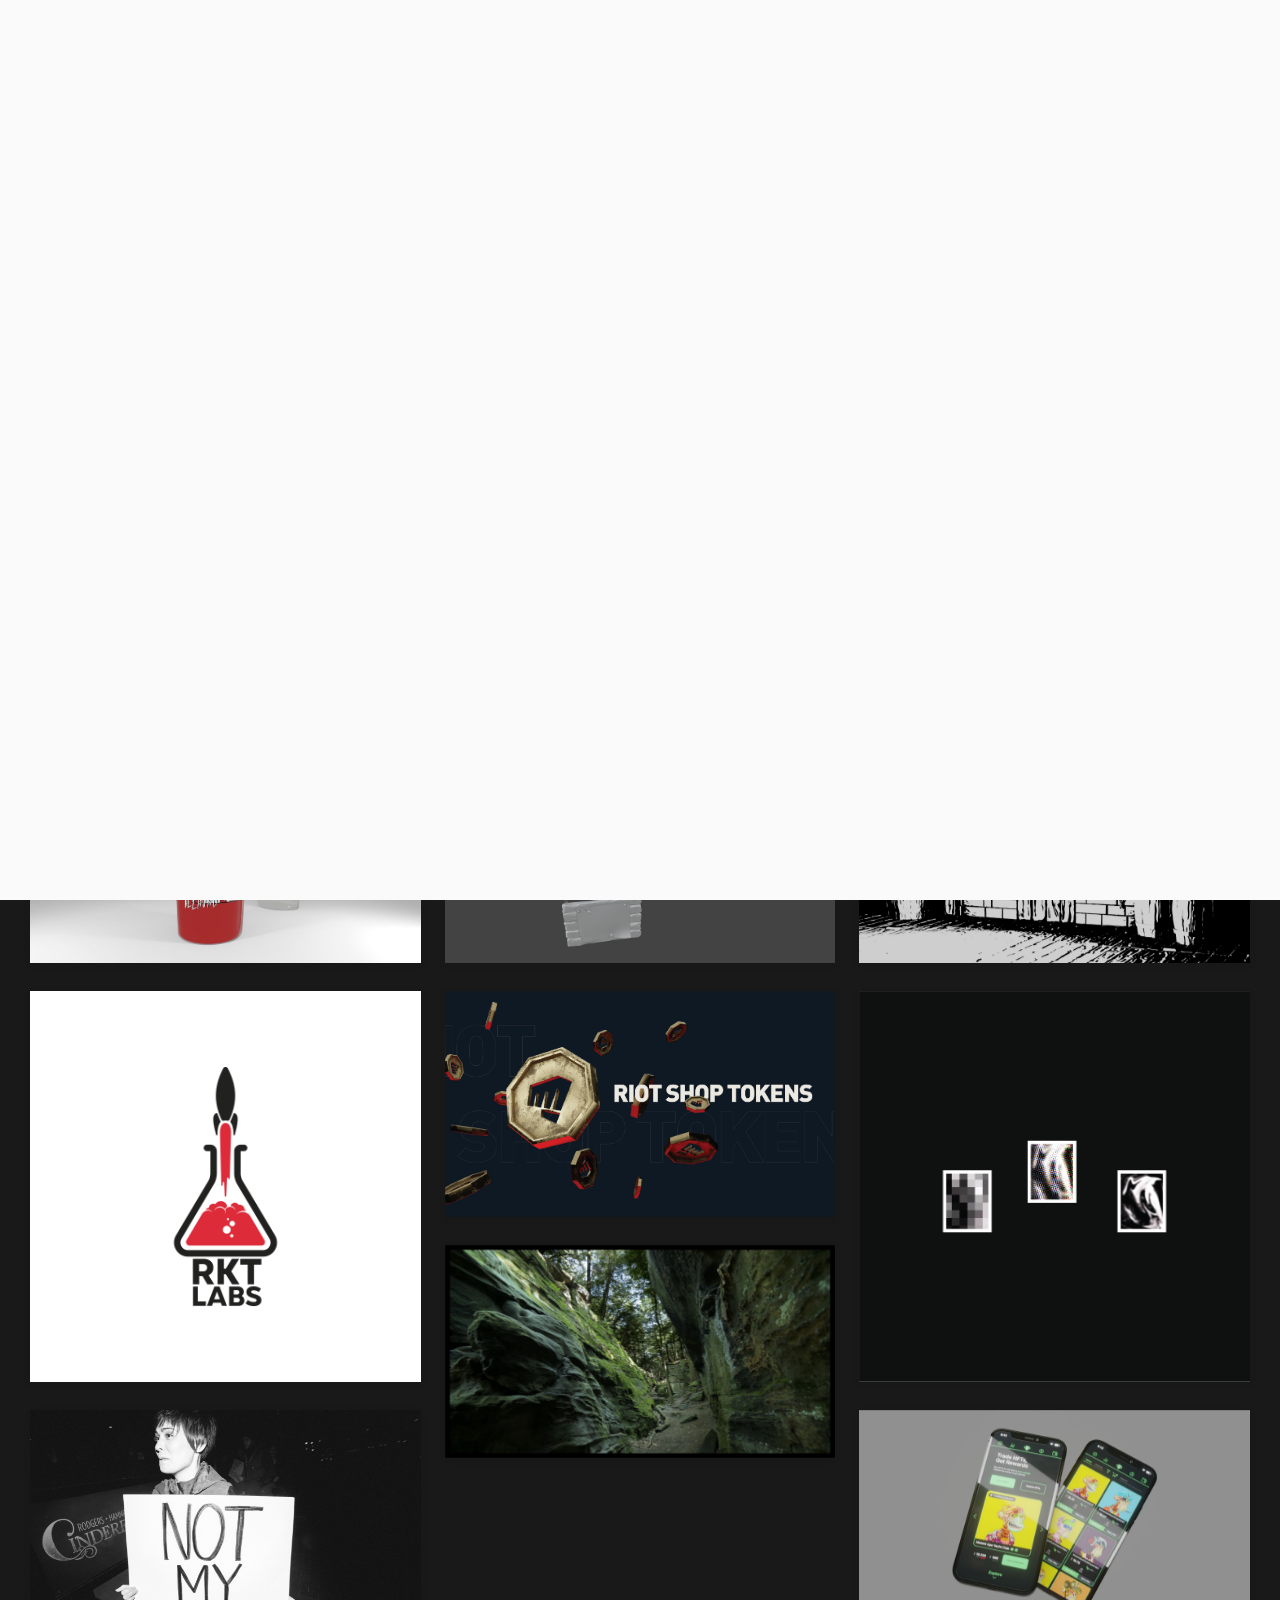
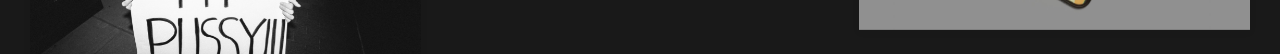
<file: index.html>
<!DOCTYPE html>
<html lang="en">

<head>
    <!-- Meta -->
    <meta charset="utf-8">
    <meta http-equiv="X-UA-Compatible" content="IE=edge">
    <meta name="viewport" content="width=device-width, initial-scale=1, shrink-to-fit=no">
    <meta name="description" content="Portfolio | Brandon Shrader">
    <!-- Favicon -->
    <link rel="icon" href="assets/images/favicon.png">
    <!-- Site Title -->
    <title>Portfolio | Brandon Shrader</title>
    <!-- Bootstrap 5 Core CSS -->
    <link href="assets/css/bootstrap.min.css" rel="stylesheet">
    <!-- Custom Styles -->
    <link rel="stylesheet" href="assets/css/animate.min.css">
    <link rel="stylesheet" href="assets/css/style.css">
    <!-- Fonts -->
    <link rel="stylesheet" href="assets/css/fontawesome-all.min.css" type="text/css">
</head>

<body>

    <div id="loader-wrapper">
        <div id="loader"></div>
        <div class="loader-section section-left"></div>
        <div class="loader-section section-right"></div>
    </div>

    <div id="#top"></div>

    <nav class="navbar navbar-expand-lg navbar-light bg-white">
        <div class="container-fluid">
            <a class="navbar-brand" href="index.html">Parallax aka HLLHVND</a>

             <div class="collapse navbar-collapse" id="navbar-toggle-nav-center">
                <!-- <ul class="navbar-nav m-x-auto">
                    <li class="nav-item dropdown">
                        <a class="nav-link dropdown-toggle" href="layout-default.html">HOME</a> -->
                            </div>
                        </div>
                    </li>
                </ul> 
                <ul class="navbar-button p-0 m-0 ml-30">
                    <li class="nav-item">
                        <a href="mailto:parallax@parallax.graphics" class="btn btn-sm btn-primary"><i class="far fa-envelope fs-16 mr-5 va-middle"></i> <span class="va-middle"></span></a>
                    </li>
                </ul>
            </div>
        </div>
    </nav>

    <header class="xl v-center" style="position: relative;">
        <video autoplay muted loop style="position: absolute; top: 0; left: 0; width: 100%; height: 100%; object-fit: cover;">
          <source src="assets/images/CoverOptimized.mp4" type="video/mp4">
        </video>
        <div class="container text-center" style="position: relative; z-index: 1;">
          <h1 class="page-title text-white mb-0">Portfolio | Brandon Shrader</h1>
        </div><!-- / container -->
      </header>

    <div class="main-container p-0">
        <section id="portfolio" class="pt-0 pb-50">
            <div class="container-fluid p-0">
            </div><!-- / container-fluid -->

            <div class="container-fluid">
                <div class="row grid">
                    <div class="col-md-6 col-lg-4 grid-item web-design">
                        <a href="ASVal.html" class="project">
                            <figure class="portfolio-item">
                                <div class="hovereffect">
                                    <img class="img-responsive" src="assets/images/ASVal/ASValCover.jpg" alt="">
                                    <div class="overlay">
                                        <div class="hovereffect-title">
                                            <div class="hover-bottom">
                                                <h6 class="project-title">Toon & Realistic ASVal</h6>
                                                <p class="project-skill fw-medium">3D | Texturing</p>
                                            </div><!-- / hover-bottom -->
                                        </div><!-- / hovereffect-title -->
                                    </div><!-- / overlay -->
                                </div><!-- / hovereffect -->
                            </figure><!-- / portfolio-item -->
                        </a><!-- / project -->
                    </div><!-- / column -->

                    <div class="col-md-6 col-lg-4 grid-item design branding">
                        <a href="Anuket.html" class="project">
                            <figure class="portfolio-item">
                                <div class="hovereffect">
                                    <img class="img-responsive" src="assets/images/Anuket/HLLHVND_AnuketCover.jpg" alt="">
                                    <div class="overlay">
                                        <div class="hovereffect-title">
                                            <div class="hover-bottom">
                                                <h6 class="project-title">Cyberpunk Goddess Anuket</h6>
                                                <p class="project-skill fw-medium">3D | Texturing | Rigging</p>
                                            </div><!-- / hover-bottom -->
                                        </div><!-- / hovereffect-title -->
                                    </div><!-- / overlay -->
                                </div><!-- / hovereffect -->
                            </figure><!-- / portfolio-item -->
                        </a><!-- / project -->
                    </div><!-- / column -->

                    <div class="col-md-6 col-lg-4 grid-item design">
                        <a href="3DProps.html" class="project">
                            <figure class="portfolio-item">
                                <div class="hovereffect">
                                    <img class="img-responsive" src="assets/images/VR Props/AssetsPropsCover.jpg" alt="">
                                    <div class="overlay">
                                        <div class="hovereffect-title">
                                            <div class="hover-bottom">
                                                <h6 class="project-title">3D Props</h6>
                                                <p class="project-skill fw-medium">3D | Texturing | Rigging</p>
                                            </div><!-- / hover-bottom -->
                                        </div><!-- / hovereffect-title -->
                                    </div><!-- / overlay -->
                                </div><!-- / hovereffect -->
                            </figure><!-- / portfolio-item -->
                        </a><!-- / project -->
                    </div><!-- / column -->

                    <div class="col-md-6 col-lg-4 grid-item branding">
                        <a href="Shaker.html" class="project">
                            <figure class="portfolio-item">
                                <div class="hovereffect">
                                    <img class="img-responsive" src="assets/images/Shaker/ShakerTwo.jpg" alt="">
                                    <div class="overlay">
                                        <div class="hovereffect-title">
                                            <div class="hover-bottom">
                                                <h6 class="project-title">Gammersupps Shaker Cup</h6>
                                                <p class="project-skill fw-medium">3D | Rendering | Video Editing</p>
                                            </div><!-- / hover-bottom -->
                                        </div><!-- / hovereffect-title -->
                                    </div><!-- / overlay -->
                                </div><!-- / hovereffect -->
                            </figure><!-- / portfolio-item -->
                        </a><!-- / project -->
                    </div><!-- / column -->

                    <div class="col-md-6 col-lg-4 grid-item design branding">
                        <a href="StylizedProps.html" class="project">
                            <figure class="portfolio-item">
                                <div class="hovereffect">
                                    <img class="img-responsive" src="assets/images/Stylized Props/TableCover.jpg" alt="">
                                    <div class="overlay">
                                        <div class="hovereffect-title">
                                            <div class="hover-bottom">
                                                <h6 class="project-title">Stylized Props</h6>
                                                <p class="project-skill fw-medium">3D</p>
                                            </div><!-- / hover-bottom -->
                                        </div><!-- / hovereffect-title -->
                                    </div><!-- / overlay -->
                                </div><!-- / hovereffect -->
                            </figure><!-- / portfolio-item -->
                        </a><!-- / project -->
                    </div><!-- / column -->

                    <div class="col-md-6 col-lg-4 grid-item design branding">
                        <a href="Tavern.html" class="project">
                            <figure class="portfolio-item">
                                <div class="hovereffect">
                                    <img class="img-responsive" src="assets/images/Tavern/TavernCelshaded_Two.jpg" alt="">
                                    <div class="overlay">
                                        <div class="hovereffect-title">
                                            <div class="hover-bottom">
                                                <h6 class="project-title">Tavern Entrance</h6>
                                                <p class="project-skill fw-medium">Design | Branding</p>
                                            </div><!-- / hover-bottom -->
                                        </div><!-- / hovereffect-title -->
                                    </div><!-- / overlay -->
                                </div><!-- / hovereffect -->
                            </figure><!-- / portfolio-item -->
                        </a><!-- / project -->
                    </div><!-- / column -->

                    <div class="col-md-6 col-lg-4 grid-item web-design branding">
                       <a href="Tokens.html" class="project">
                            <figure class="portfolio-item">
                                <div class="hovereffect">
                                    <img class="img-responsive" src="assets/images/RIOT Tokens/TokensCover.jpg" alt="">
                                    <div class="overlay">
                                        <div class="hovereffect-title">
                                            <div class="hover-bottom">
                                                <h6 class="project-title">RIOT Shop Tokens</h6>
                                                <p class="project-skill fw-medium">Web Design | Branding</p>
                                            </div><!-- / hover-bottom -->
                                        </div><!-- / hovereffect-title -->
                                    </div><!-- / overlay -->
                                </div><!-- / hovereffect -->
                            </figure><!-- / portfolio-item -->
                        </a><!-- / project -->
                    </div><!-- / column -->

                    <div class="col-md-6 col-lg-4 grid-item design">
                        <a href="DarkRoom.html" class="project">
                            <figure class="portfolio-item">
                                <div class="hovereffect">
                                    <img class="img-responsive" src="assets/images/DarkRoom/DarkRoomCover.png" alt="">
                                    <div class="overlay">
                                        <div class="hovereffect-title">
                                            <div class="hover-bottom">
                                                <h6 class="project-title">DarkRoom Exchange</h6>
                                                <p class="project-skill fw-medium">Branding | Concepting</p>
                                            </div><!-- / hover-bottom -->
                                        </div><!-- / hovereffect-title -->
                                    </div><!-- / overlay -->
                                </div><!-- / hovereffect -->
                            </figure><!-- / portfolio-item -->
                        </a><!-- / project -->
                    </div><!-- / column -->

                    <div class="col-md-6 col-lg-4 grid-item design">
                        <a href="RKTLabs.html" class="project">
                            <figure class="portfolio-item">
                                <div class="hovereffect">
                                    <img class="img-responsive" src="assets/images/RKTLabs/RKTLabsCover.png" alt="">
                                    <div class="overlay">
                                        <div class="hovereffect-title">
                                            <div class="hover-bottom">
                                                <h6 class="project-title">RKT Labs</h6>
                                                <p class="project-skill fw-medium">Branding | Concepting</p>
                                            </div><!-- / hover-bottom -->
                                        </div><!-- / hovereffect-title -->
                                    </div><!-- / overlay -->
                                </div><!-- / hovereffect -->
                            </figure><!-- / portfolio-item -->
                        </a><!-- / project -->
                    </div><!-- / column -->

                    <div class="col-md-6 col-lg-4 grid-item design">
                        <a href="PhotoNature.html" class="project">
                            <figure class="portfolio-item">
                                <div class="hovereffect">
                                    <img class="img-responsive" src="assets/images/Photography/WedgeFULL.jpg" alt="">
                                    <div class="overlay">
                                        <div class="hovereffect-title">
                                            <div class="hover-bottom">
                                                <h6 class="project-title">Organic Photography</h6>
                                                <p class="project-skill fw-medium">Digital Photography | Photo Editing</p>
                                            </div><!-- / hover-bottom -->
                                        </div><!-- / hovereffect-title -->
                                    </div><!-- / overlay -->
                                </div><!-- / hovereffect -->
                            </figure><!-- / portfolio-item -->
                        </a><!-- / project -->
                    </div><!-- / column -->

                    <div class="col-md-6 col-lg-4 grid-item design">
                        <a href="PhotoStreet.html" class="project">
                            <figure class="portfolio-item">
                                <div class="hovereffect">
                                    <img class="img-responsive" src="assets/images/Photography/TrumpMarch_1.jpg" alt="">
                                    <div class="overlay">
                                        <div class="hovereffect-title">
                                            <div class="hover-bottom">
                                                <h6 class="project-title">Street Photography</h6>
                                                <p class="project-skill fw-medium">Digital Photography | Photo Editing</p>
                                            </div><!-- / hover-bottom -->
                                        </div><!-- / hovereffect-title -->
                                    </div><!-- / overlay -->
                                </div><!-- / hovereffect -->
                            </figure><!-- / portfolio-item -->
                        </a><!-- / project -->
                    </div><!-- / column -->

                    <div class="col-md-6 col-lg-4 grid-item web-design">
                        <a href="LooksRareApp.html" class="project">
                            <figure class="portfolio-item">
                                <div class="hovereffect">
                                    <img class="img-responsive" src="assets/images/LooksRare App/LooksRareCover.jpg" alt="">
                                    <div class="overlay">
                                        <div class="hovereffect-title">
                                            <div class="hover-bottom">
                                                <h6 class="project-title">LooksRare Mobile App</h6>
                                                <p class="project-skill fw-medium">UI | UX | Design</p>
                                            </div><!-- / hover-bottom -->
                                        </div><!-- / hovereffect-title -->
                                    </div><!-- / overlay -->
                                </div><!-- / hovereffect -->
                            </figure><!-- / portfolio-item -->
                        </a><!-- / project -->
                    </div><!-- / column -->

                    
                </div><!-- / row -->
            </div><!-- / container-fluid -->
        </section><!-- / portfolio -->
    </div><!-- main-container -->

    <div class="footer-wrapper bg-body-dark dark">
        <div class="footer-widget-area bg-transparent">
            <div class="container-fluid">
                <div class="row">
                    <div class="col-xl-3">
                        <div class="widget text-center">
                            
                        </div><!-- / widget -->
                    </div><!-- / column -->

                    <div class="col-xl-6">
                        <div class="widget text-center">
                            <h6 class="widget-title mb-20 fs-14 title-color fw-medium">GET IN TOUCH</h6>
                            <a href="mailto:hello@yoursite.com" class="d-block mb-20 fs-26 fw-bold text-white opc-100">parallax@parallax.graphics</a>
                            <p>
                                <a href="https://twitter.com/hllhvnd" class="text-link mr-20"><i class="fs-20 fab fa-twitter"></i></a>
                                <a href="https://twitter.com/Parallax" class="text-link mr-20"><i class="fs-20 fab fa-twitter"></i></a>
                                <a href="https://instagram.com/paraclaps" class="text-link"><i class="fs-20 fab fa-instagram"></i></a>
                            </p>
                        </div><!-- / widget -->
                    </div><!-- / column -->
                </div><!-- / row -->
            </div><!-- / container-fluid -->
        </div><!-- / footer-widget-area -->
    </div><!-- / footer-wrapper -->

    <!-- <footer class="bg-body-dark dark text-center">
        <div class="container-fluid">
            <p class="fs-16">© 2022 MIPO by <a href="https://kingstudio.ro" target="_blank">KingStudio</a></p>
        </div> 
    </footer> -->

    <button type="button" id="back-top" class="btn btn-icon btn-circle btn-outline-secondary bg-body btn-floating raised-sm">
        <i class="fas fa-chevron-up text-primary"></i>
    </button>

    <!-- Core JavaScript -->
    <script src="assets/js/bootstrap.bundle.min.js"></script>
    <script src="assets/js/theme.js"></script>

    <!-- Nav-Scroll -->
    <script src="assets/js/scroll-top.js"></script>
    <!-- / Nav-Scroll -->

    <!-- Jarallax -->
    <script src="assets/js/jarallax.min.js"></script>
    <!-- / Jarallax -->

    <!-- Isotope -->
    <script src="assets/js/isotope.min.js"></script>
    <script src="assets/js/isotope-filter.js"></script>
    <!-- / Isotope -->

</body>
</html>
</file>
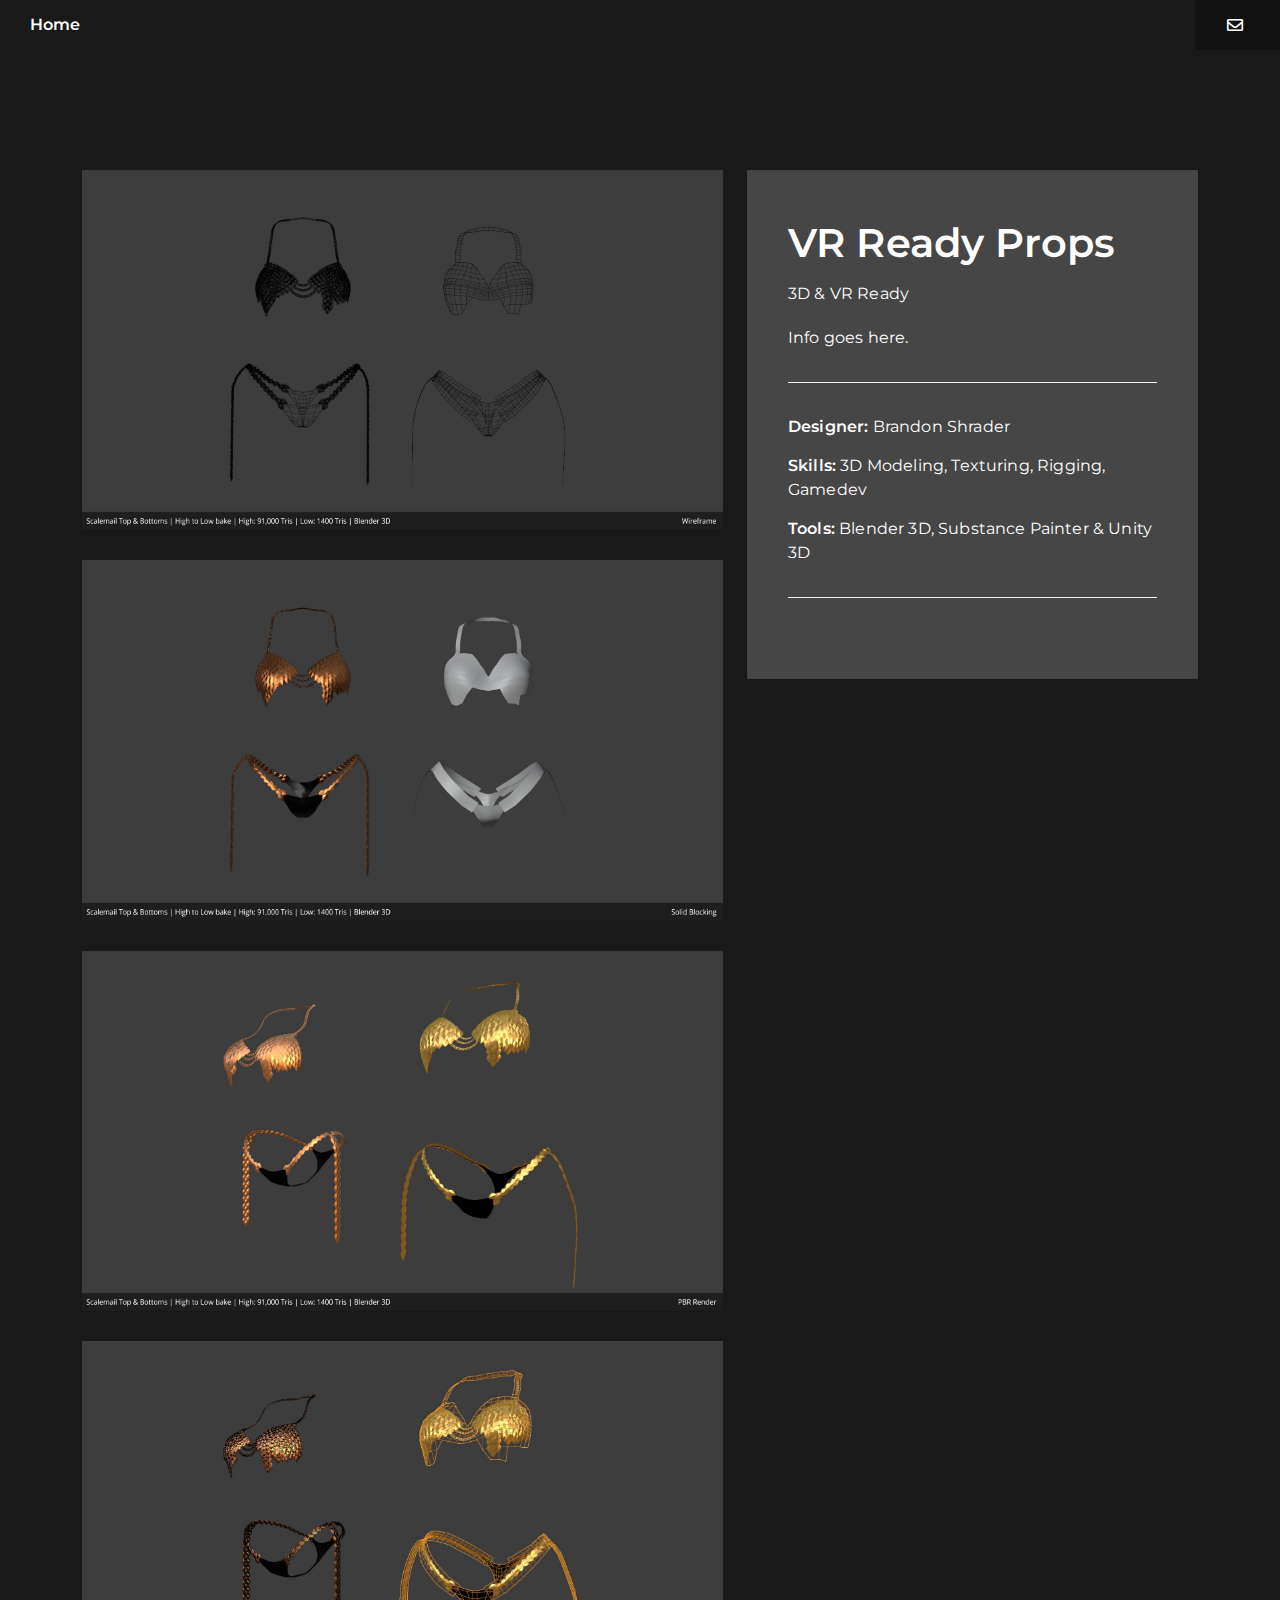
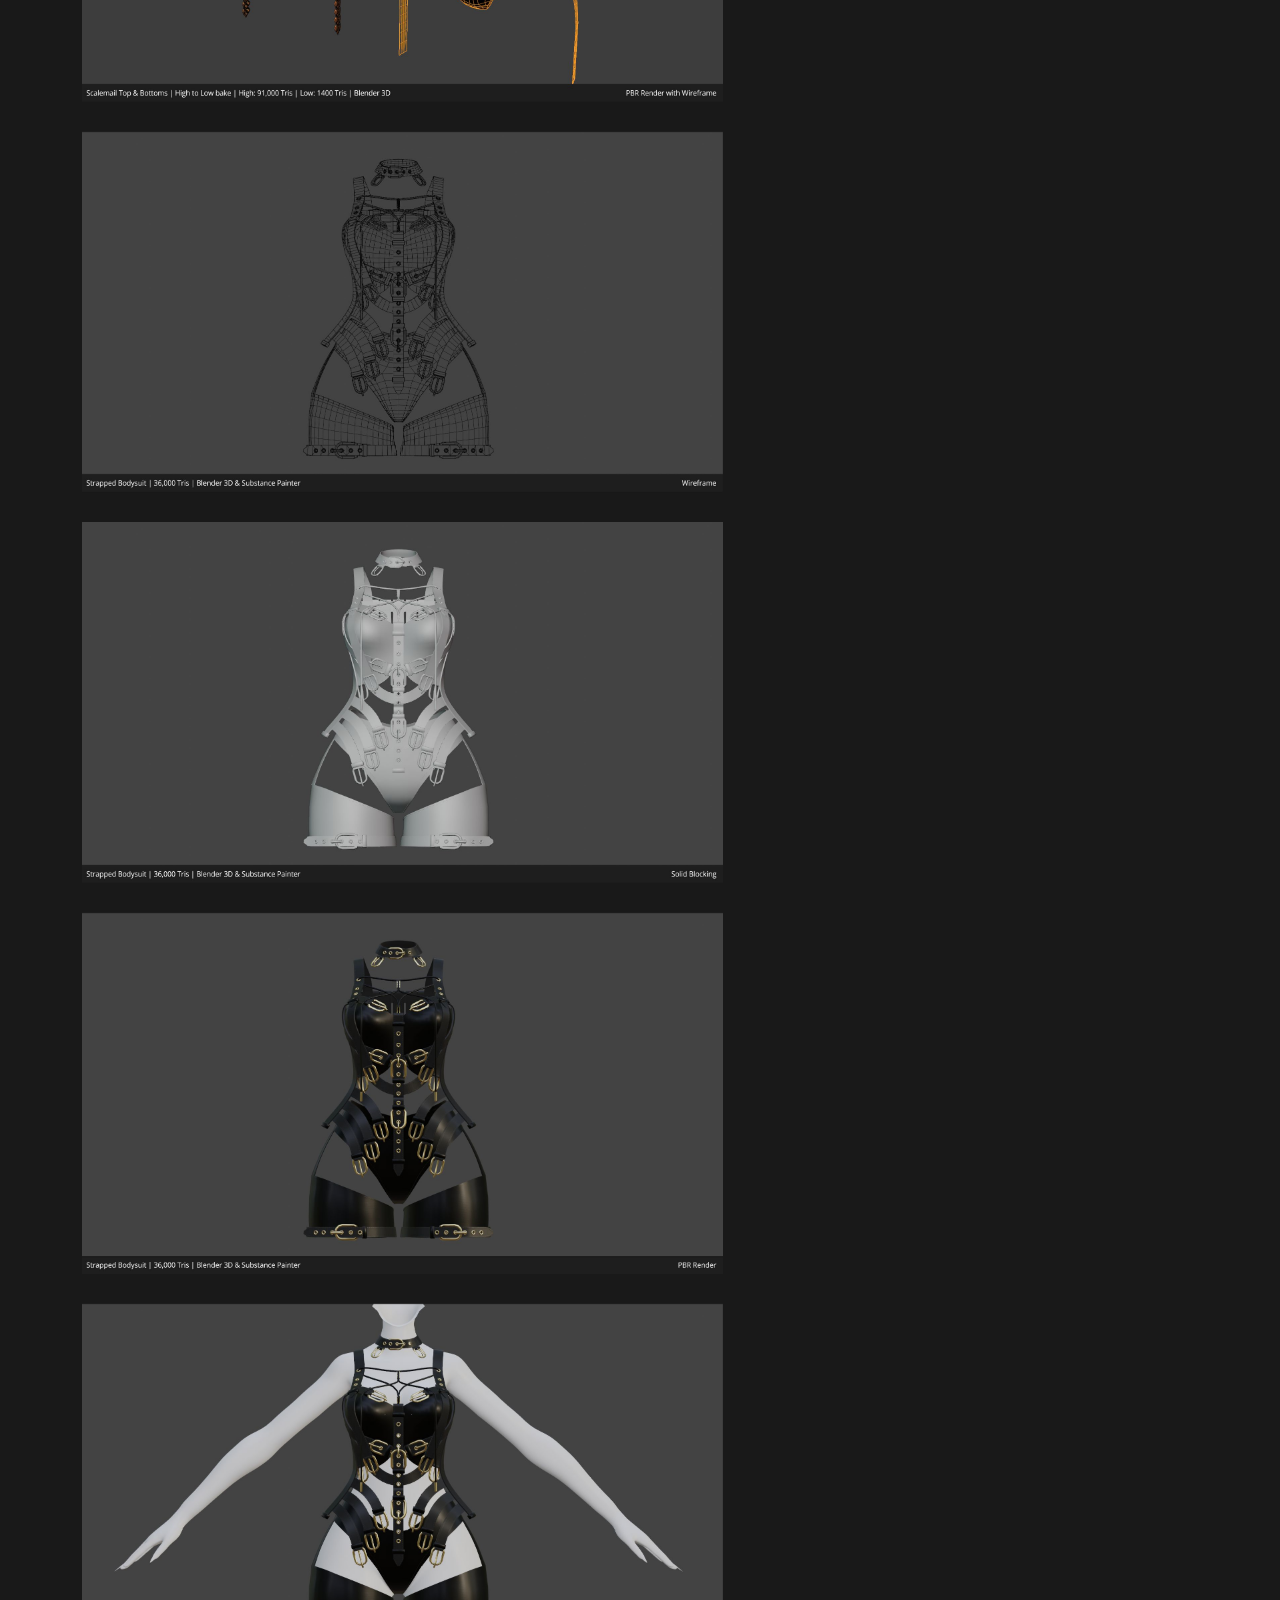
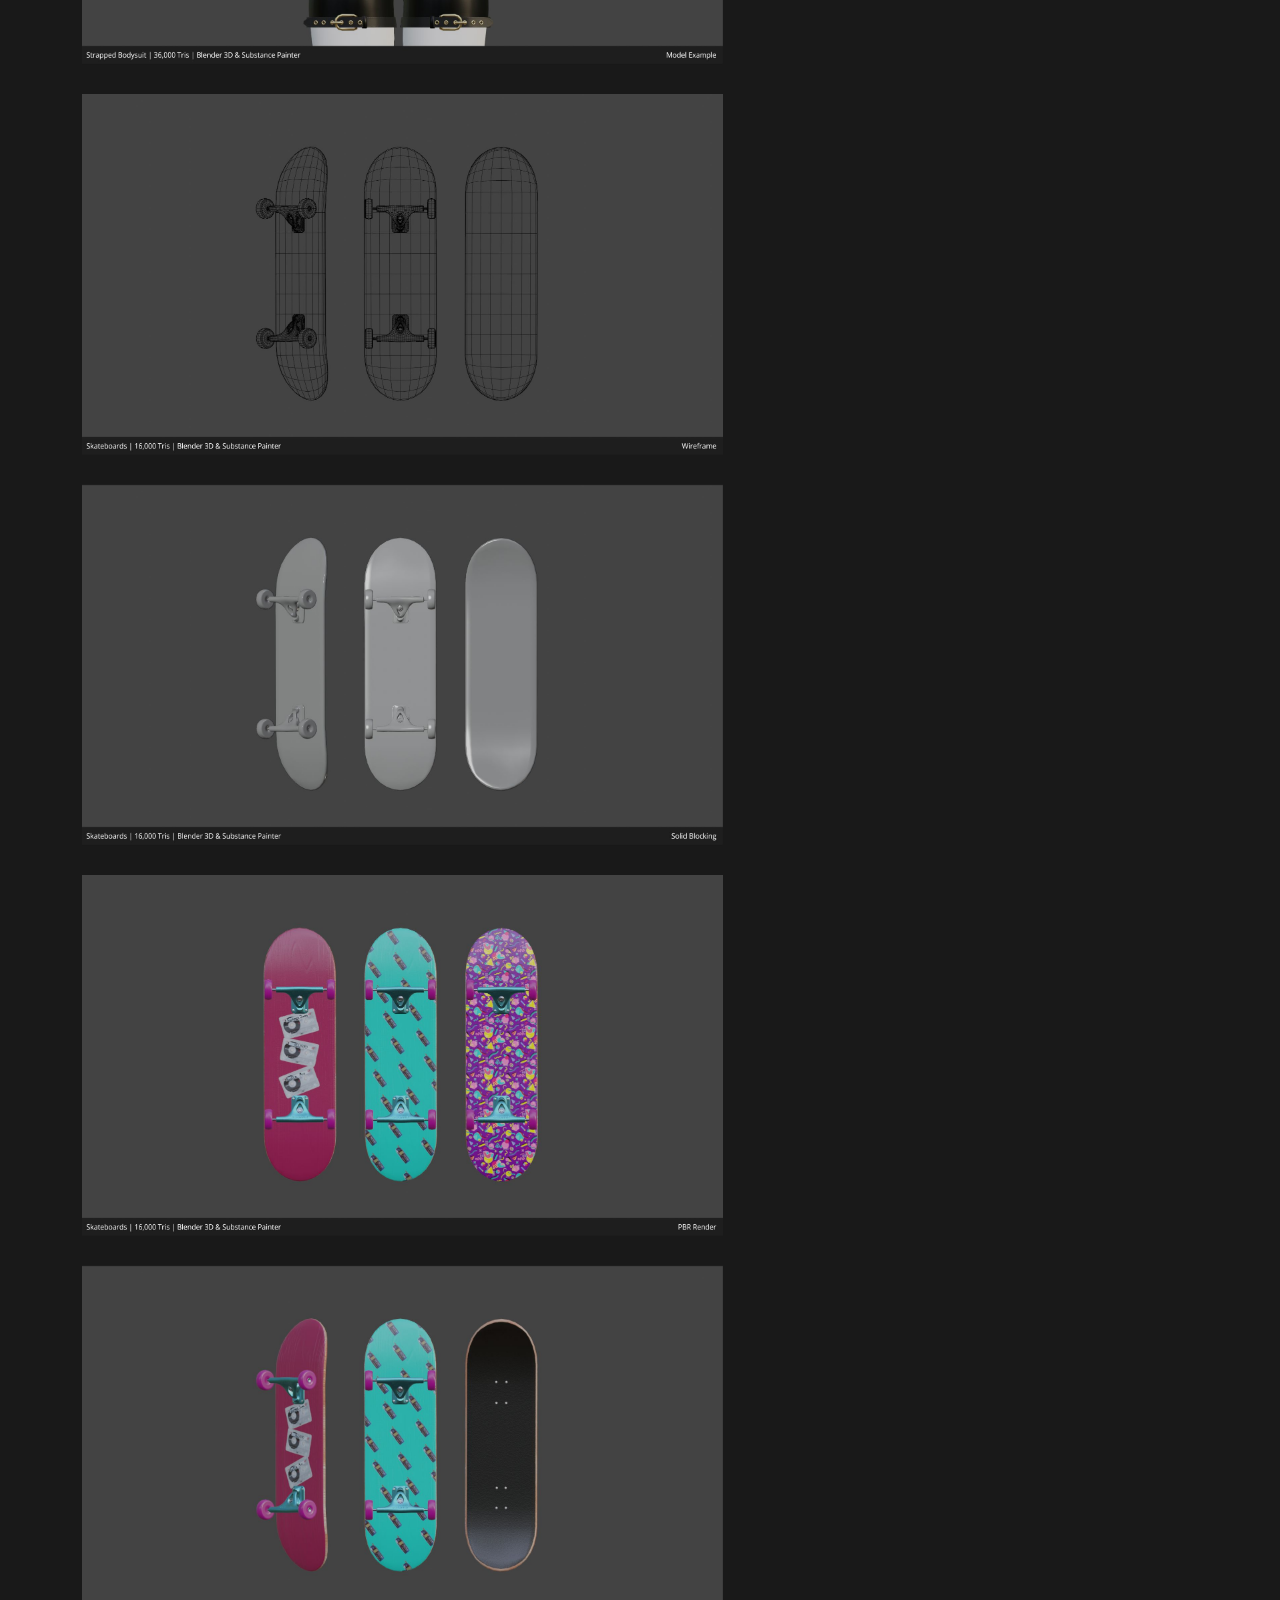
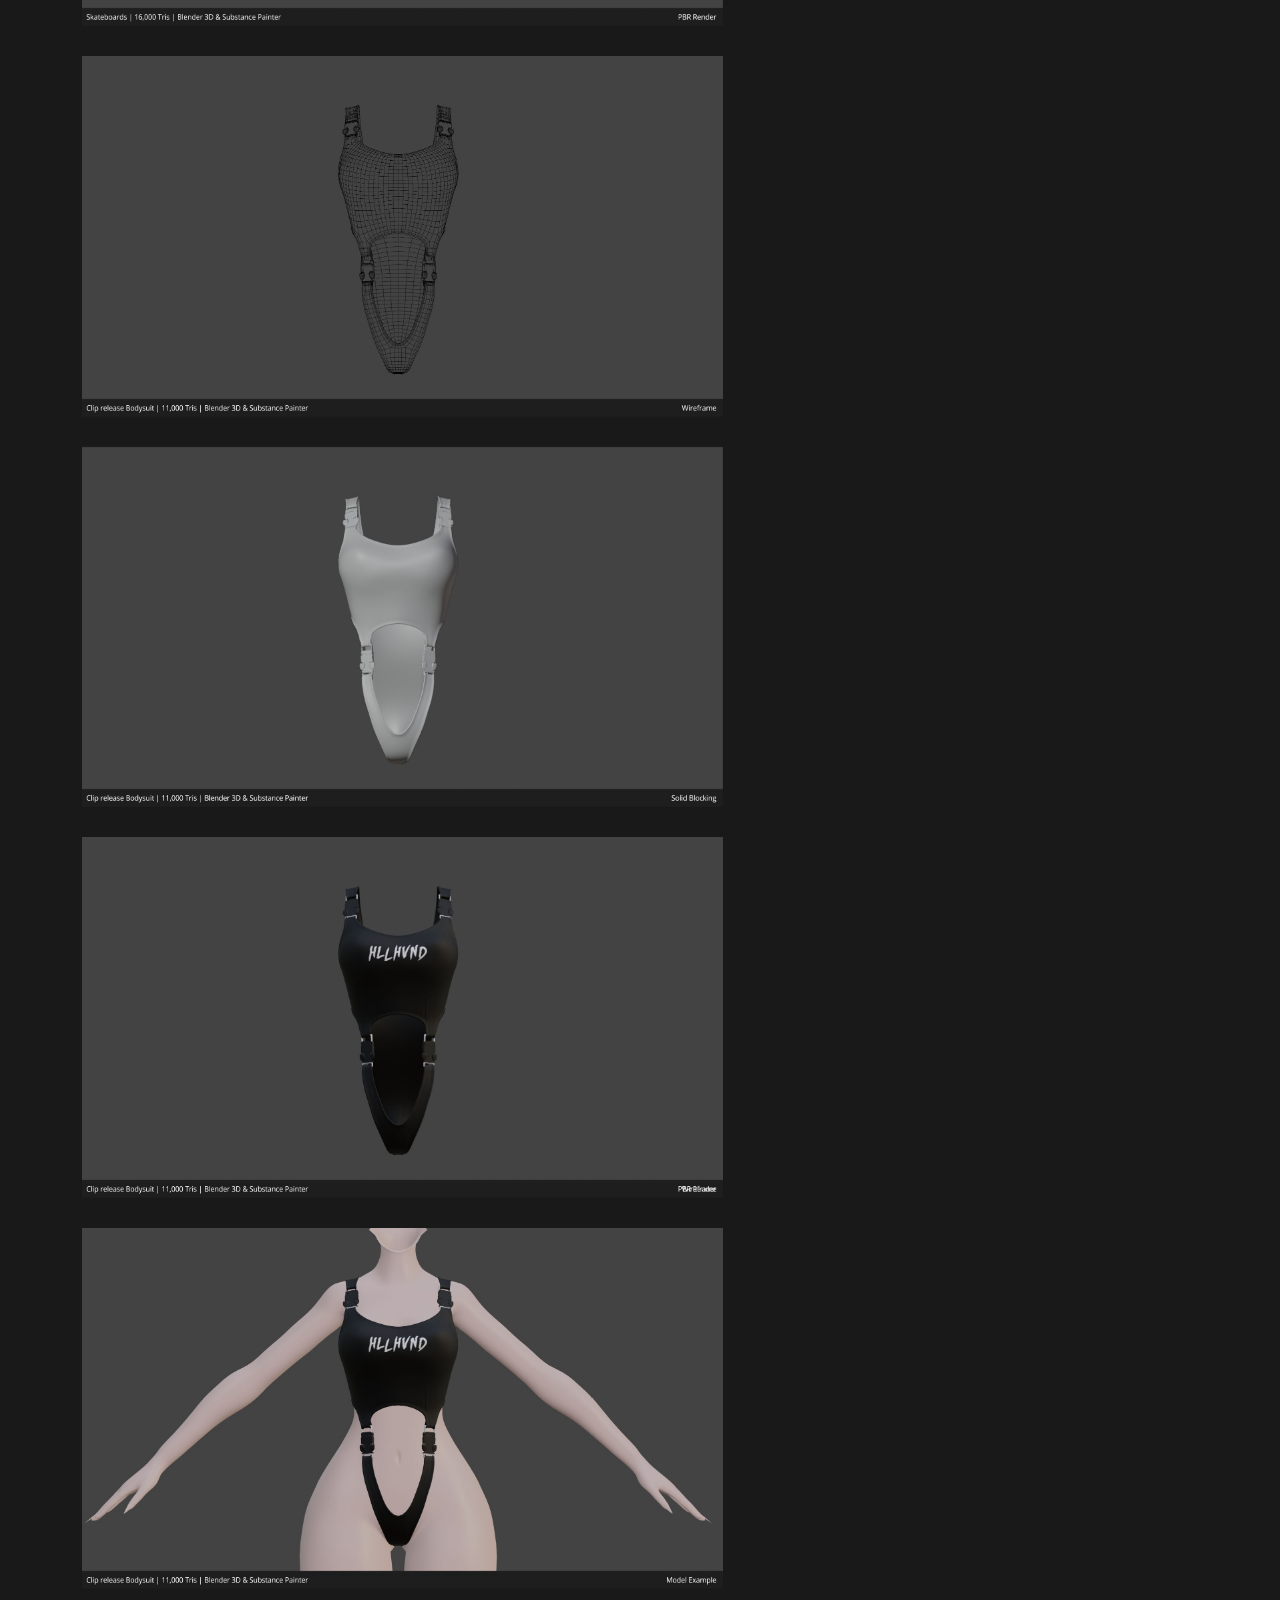
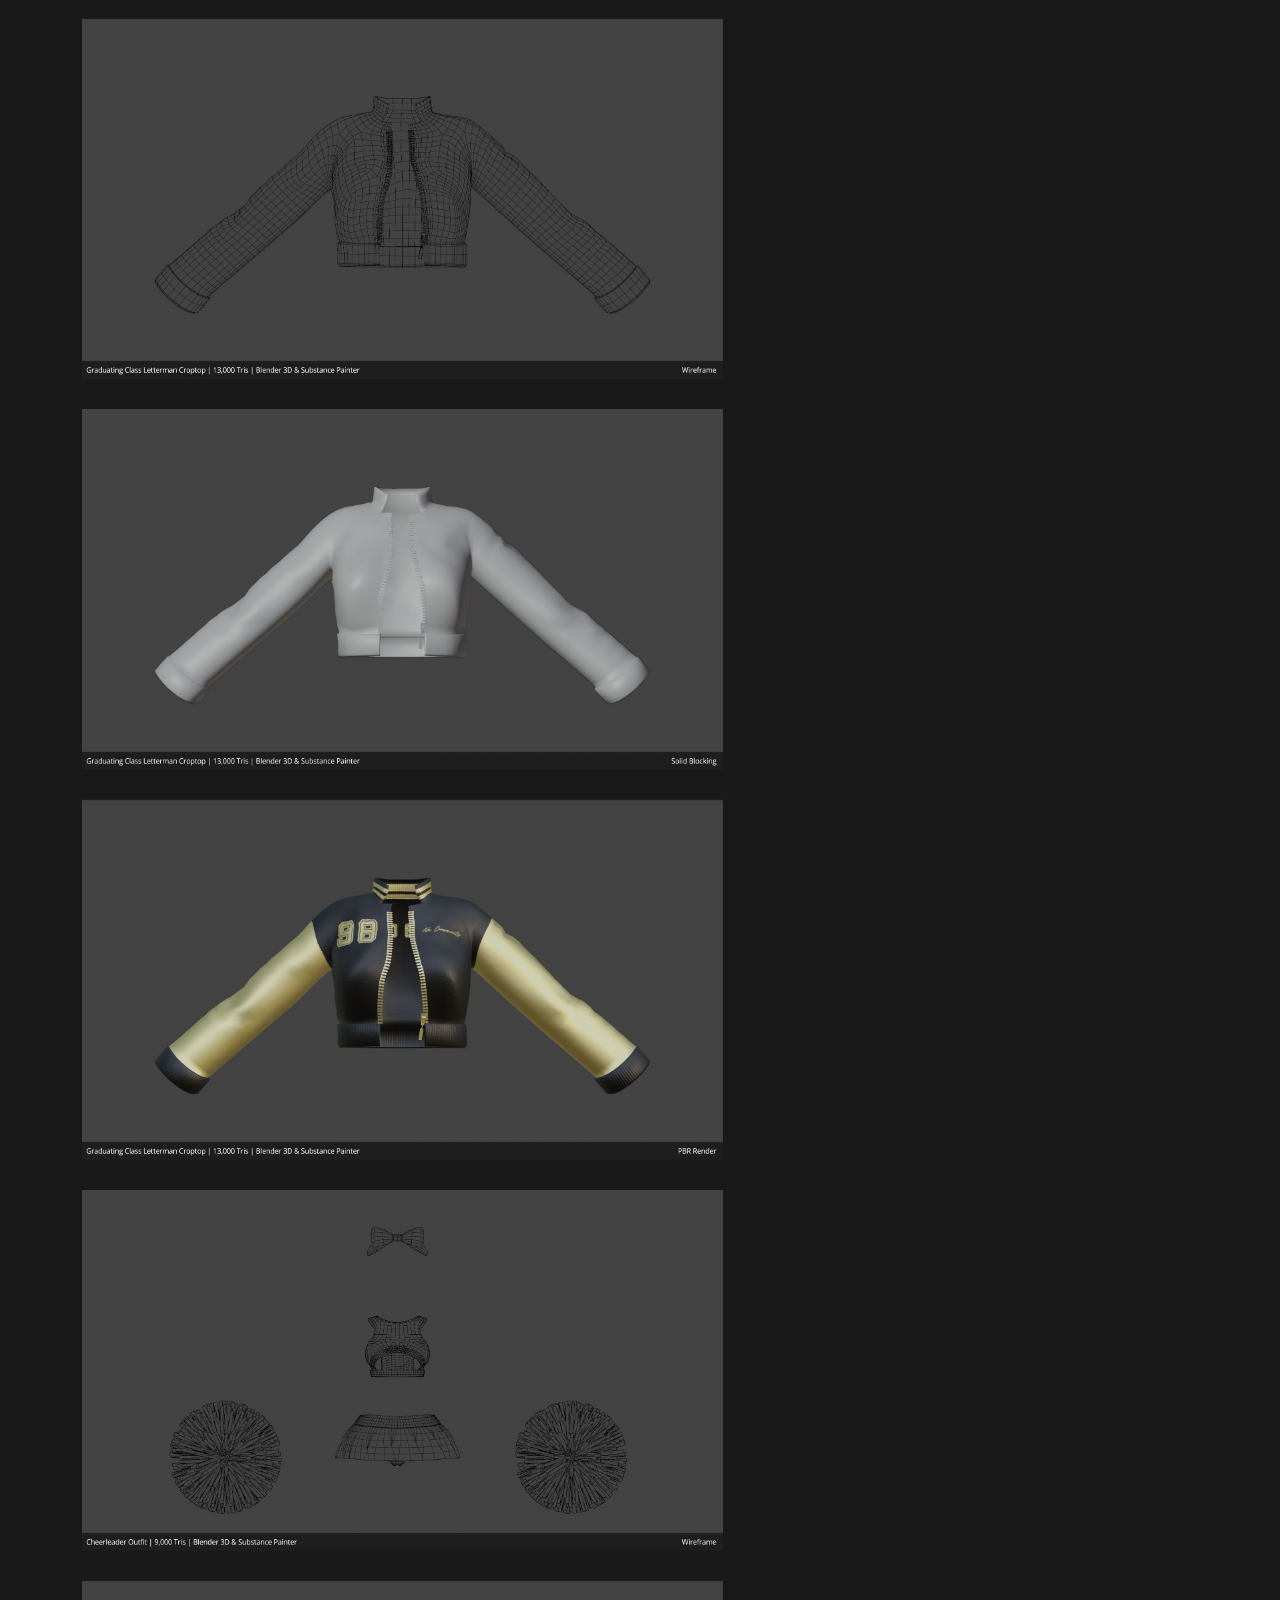
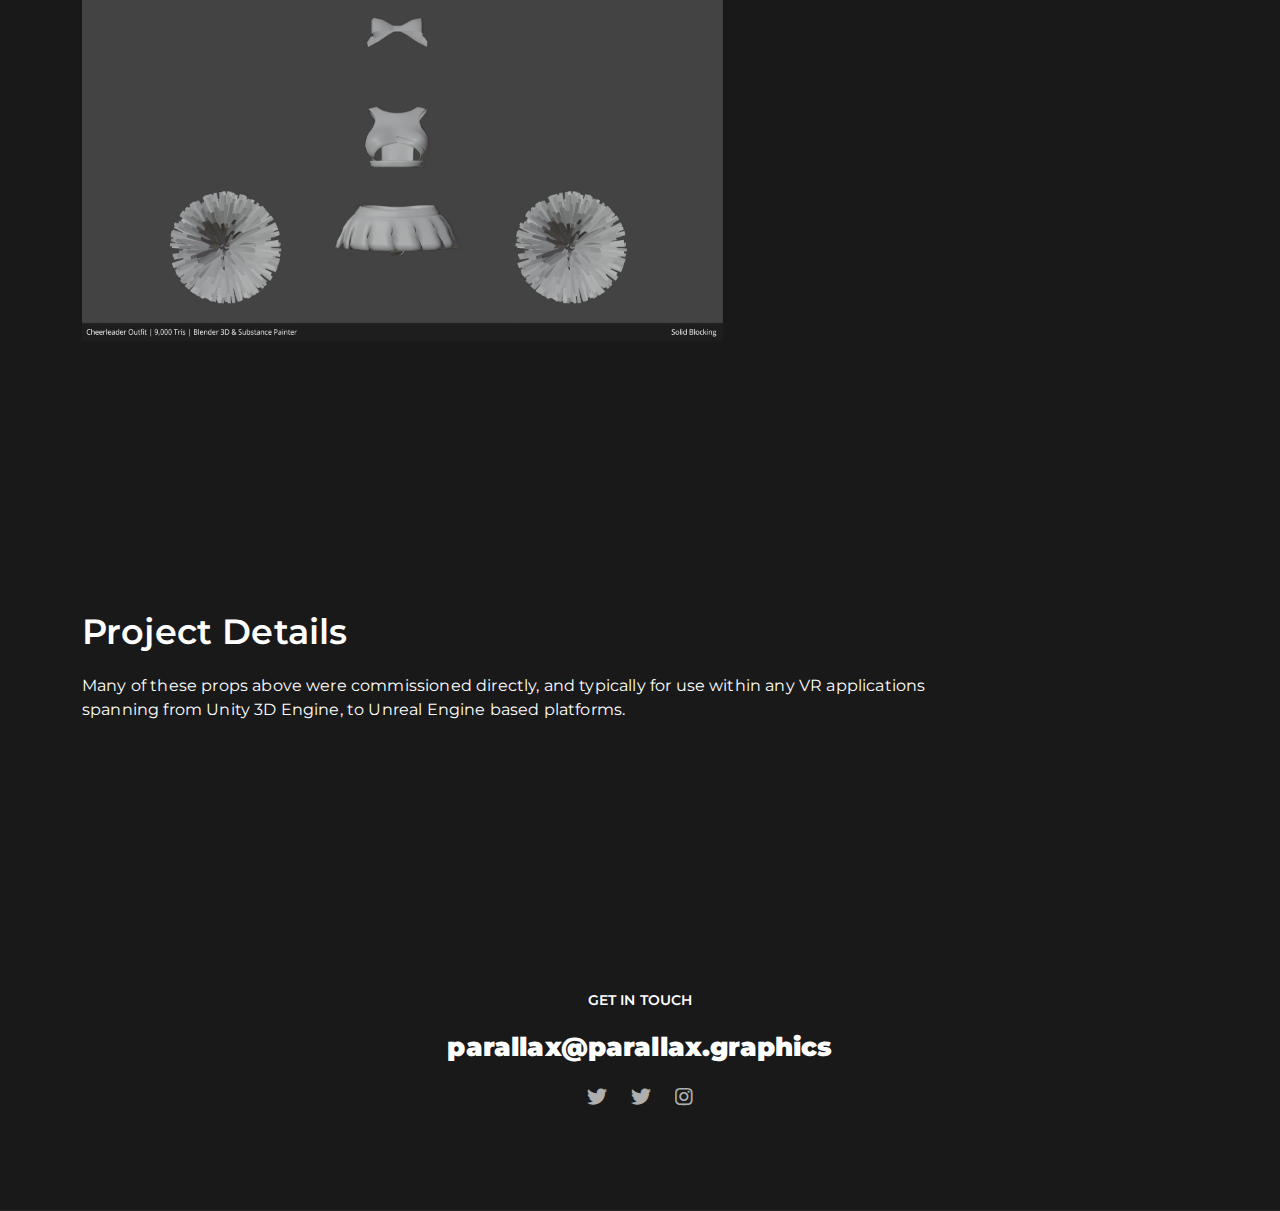
<file: 3DProps.html>
<!DOCTYPE html>
<html lang="en">

<head>
    <!-- Meta -->
    <meta charset="utf-8">
    <meta http-equiv="X-UA-Compatible" content="IE=edge">
    <meta name="viewport" content="width=device-width, initial-scale=1, shrink-to-fit=no">
    <meta name="description" content="MIPO - Minimal Portfolio Theme">
    <meta name="author" content="kingstudio.ro">
    <!-- Favicon -->
    <link rel="icon" href="assets/images/favicon.png">
    <!-- Site Title -->
    <title>MIPO - Minimal Portfolio Theme</title>
    <!-- Bootstrap 5 Core CSS -->
    <link href="assets/css/bootstrap.min.css" rel="stylesheet">
    <!-- Custom Styles -->
    <link rel="stylesheet" href="assets/css/animate.min.css">
    <link rel="stylesheet" href="assets/css/aos.css">
    <link rel="stylesheet" href="assets/css/style.css">
    <!-- Fonts -->
    <link rel="stylesheet" href="assets/css/fontawesome-all.min.css" type="text/css">
</head>

<body>

    <div id="loader-wrapper">
        <div id="loader"></div>
        <div class="loader-section section-left"></div>
        <div class="loader-section section-right"></div>
    </div>

    <div id="#top"></div>

    <div id="#top"></div>

    <nav class="navbar navbar-expand-lg navbar-light bg-white">
        <div class="container-fluid">
            <a class="navbar-brand" href="index.html">Home</a>

            <div class="collapse navbar-collapse" id="navbar-toggle-nav-center">
                <!-- <ul class="navbar-nav m-x-auto">
                    <li class="nav-item dropdown">
                        <a class="nav-link dropdown-toggle" href="layout-default.html">HOME</a> -->
                            </div>
                        </div>
                    </li>
                </ul> 
                <ul class="navbar-button p-0 m-0 ml-30">
                    <li class="nav-item">
                        <a href="mailto:parallax@parallax.graphics" class="btn btn-sm btn-primary"><i class="far fa-envelope fs-16 mr-5 va-middle"></i> <span class="va-middle"></span></a>
                    </li>
                </ul>
            </div>
        </div>
    </nav>

    <div class="main-container p-0">
        <section id="project-info" class="lg">
            <div class="container">
                <div class="row">
                    <div class="col-lg-7 tablet-lg-top-30">
                        <img src="assets/images/VR Props/ScalemailHTLWire.jpg" alt="" class="mb-30">
                        <img src="assets/images/VR Props/ScalemailHTLSolid.jpg" alt="" class="mb-30">
                        <img src="assets/images/VR Props/ScalemailHTLRender.jpg" alt="" class="mb-30">
                        <img src="assets/images/VR Props/ScalemailHTLRenderWire.jpg" alt="" class="mb-30">
                        <img src="assets/images/VR Props/StrappedBodysuitWire.jpg" alt="" class="mb-30">
                        <img src="assets/images/VR Props/StrappedBodysuitSolid.jpg" alt="" class="mb-30">
                        <img src="assets/images/VR Props/StrappedBodysuitRender.jpg" alt="" class="mb-30">
                        <img src="assets/images/VR Props/StrappedBodysuitRenderBody.jpg" alt="" class="mb-30">
                        <img src="assets/images/VR Props/SkateboardWire.jpg" alt="" class="mb-30">
                        <img src="assets/images/VR Props/SkateboardSolid.jpg" alt="" class="mb-30">
                        <img src="assets/images/VR Props/SkateboardTexturesRender.jpg" alt="" class="mb-30">
                        <img src="assets/images/VR Props/SkateboardTexturesRender2.jpg" alt="" class="mb-30">
                        <img src="assets/images/VR Props/ClipBodysuitWire.jpg" alt="" class="mb-30">
                        <img src="assets/images/VR Props/ClipBodysuitSolid.jpg" alt="" class="mb-30">
                        <img src="assets/images/VR Props/ClipBodysuitRender.jpg" alt="" class="mb-30">
                        <img src="assets/images/VR Props/ClipBodysuitWithBody.jpg" alt="" class="mb-30">
                        <img src="assets/images/VR Props/LettermanWire.jpg" alt="" class="mb-30">
                        <img src="assets/images/VR Props/LettermanSolid.jpg" alt="" class="mb-30">
                        <img src="assets/images/VR Props/LettermanRender.jpg" alt="" class="mb-30">
                        <img src="assets/images/VR Props/CheerleaderWire.jpg" alt="" class="mb-30">
                        <img src="assets/images/VR Props/CheerleaderSolid.jpg" alt="" class="mb-30">
                    </div><!-- / column -->

                    <div class="col-lg-5">
                        <div class="promo-box project-info sticky-top top-30">
                            <h2 class="mb-15">VR Ready Props</h2>
                            <p class="mb-20">3D & VR Ready</p>
                            <p>Info goes here.</p>

                            <div class="spacer spacer-line-fw border-faded">&nbsp;</div>

                            <ul class="list-unstyled">
                                <li class="fs-16 mb-15 title-color"><span class="fw-medium">Designer:</span> Brandon Shrader </li>
                                <li class="fs-16 mb-15 title-color"><span class="fw-medium">Skills:</span> 3D Modeling, Texturing, Rigging, Gamedev </li>
                                <li class="fs-16 mb-0 title-color"><span class="fw-medium">Tools:</span> Blender 3D, Substance Painter & Unity 3D </li>
                            </ul>
                            <div class="spacer spacer-line-fw border-faded">&nbsp;</div>
                        </div><!-- / promo-box -->
                    </div><!-- / column -->
                </div><!-- / row -->
            </div><!-- / container -->
        </section><!-- / project-info -->

        <section id="project-details" class="lg bg-white">
            <div class="container">
                <div class="w-80 mb-50">
                    <h3 class="fw-medium mb-20">Project Details</h3>
                    <p class="mb-0">Many of these props above were commissioned directly, and typically for use within any VR applications spanning from Unity 3D Engine, to Unreal Engine based platforms.</p>
            </div><!-- / container -->
        </section><!-- / project-details -->
    </div><!-- main-container -->

    <div class="footer-wrapper bg-body-dark dark">
        <div class="footer-widget-area bg-transparent">
            <div class="container-fluid">
                <div class="row">
                    <div class="col-xl-3">
                        <div class="widget text-center">
                            
                        </div><!-- / widget -->
                    </div><!-- / column -->

                    <div class="col-xl-6">
                        <div class="widget text-center">
                            <h6 class="widget-title mb-20 fs-14 title-color fw-medium">GET IN TOUCH</h6>
                            <a href="mailto:hello@yoursite.com" class="d-block mb-20 fs-26 fw-bold text-white opc-100">parallax@parallax.graphics</a>
                            <p>
                                <a href="https://twitter.com/hllhvnd" class="text-link mr-20"><i class="fs-20 fab fa-twitter"></i></a>
                                <a href="https://twitter.com/Parallax" class="text-link mr-20"><i class="fs-20 fab fa-twitter"></i></a>
                                <a href="https://instagram.com/paraclaps" class="text-link"><i class="fs-20 fab fa-instagram"></i></a>
                            </p>
                        </div><!-- / widget -->
                    </div><!-- / column -->
                </div><!-- / row -->
            </div><!-- / container-fluid -->
        </div><!-- / footer-widget-area -->
    </div><!-- / footer-wrapper -->

    <!-- <footer class="bg-body-dark dark text-center">
        <div class="container-fluid">
            <p class="fs-16">© 2022 MIPO by <a href="https://kingstudio.ro" target="_blank">KingStudio</a></p>
        </div> 
    </footer> -->

    <button type="button" id="back-top" class="btn btn-icon btn-circle btn-outline-secondary bg-body btn-floating raised-sm">
        <i class="fas fa-chevron-up text-primary"></i>
    </button>


    <!-- Core JavaScript -->
    <script src="assets/js/bootstrap.bundle.min.js"></script>
    <script src="assets/js/theme.js"></script>

    <!-- aos -->
    <script src="assets/js/aos.js"></script>
    <script>
        AOS.init({
          duration: 600,
        })
    </script>
    <!-- / aos -->

    <!-- Nav-Scroll -->
    <script src="assets/js/scroll-top.js"></script>
    <!-- / Nav-Scroll -->

    <!-- Jarallax -->
    <script src="assets/js/jarallax.min.js"></script>
    <!-- / Jarallax -->

</body>
</html>
</file>
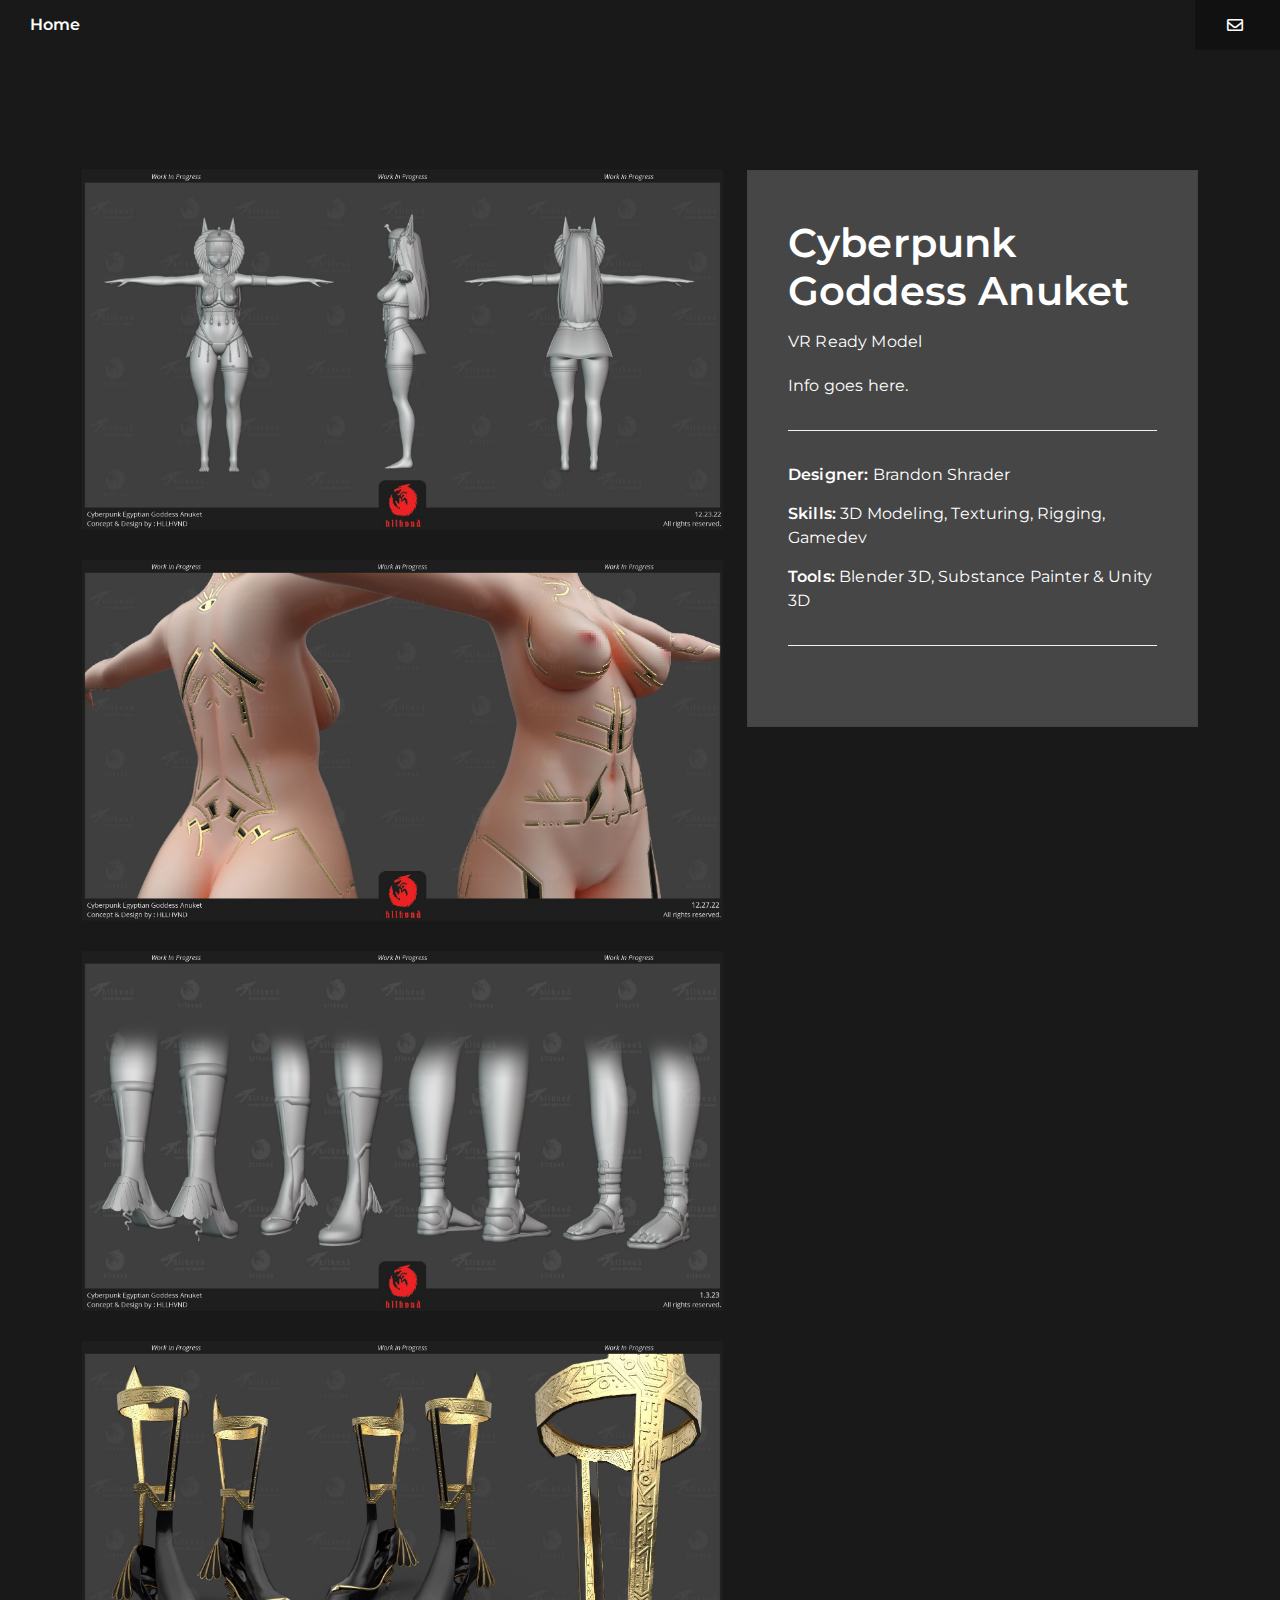
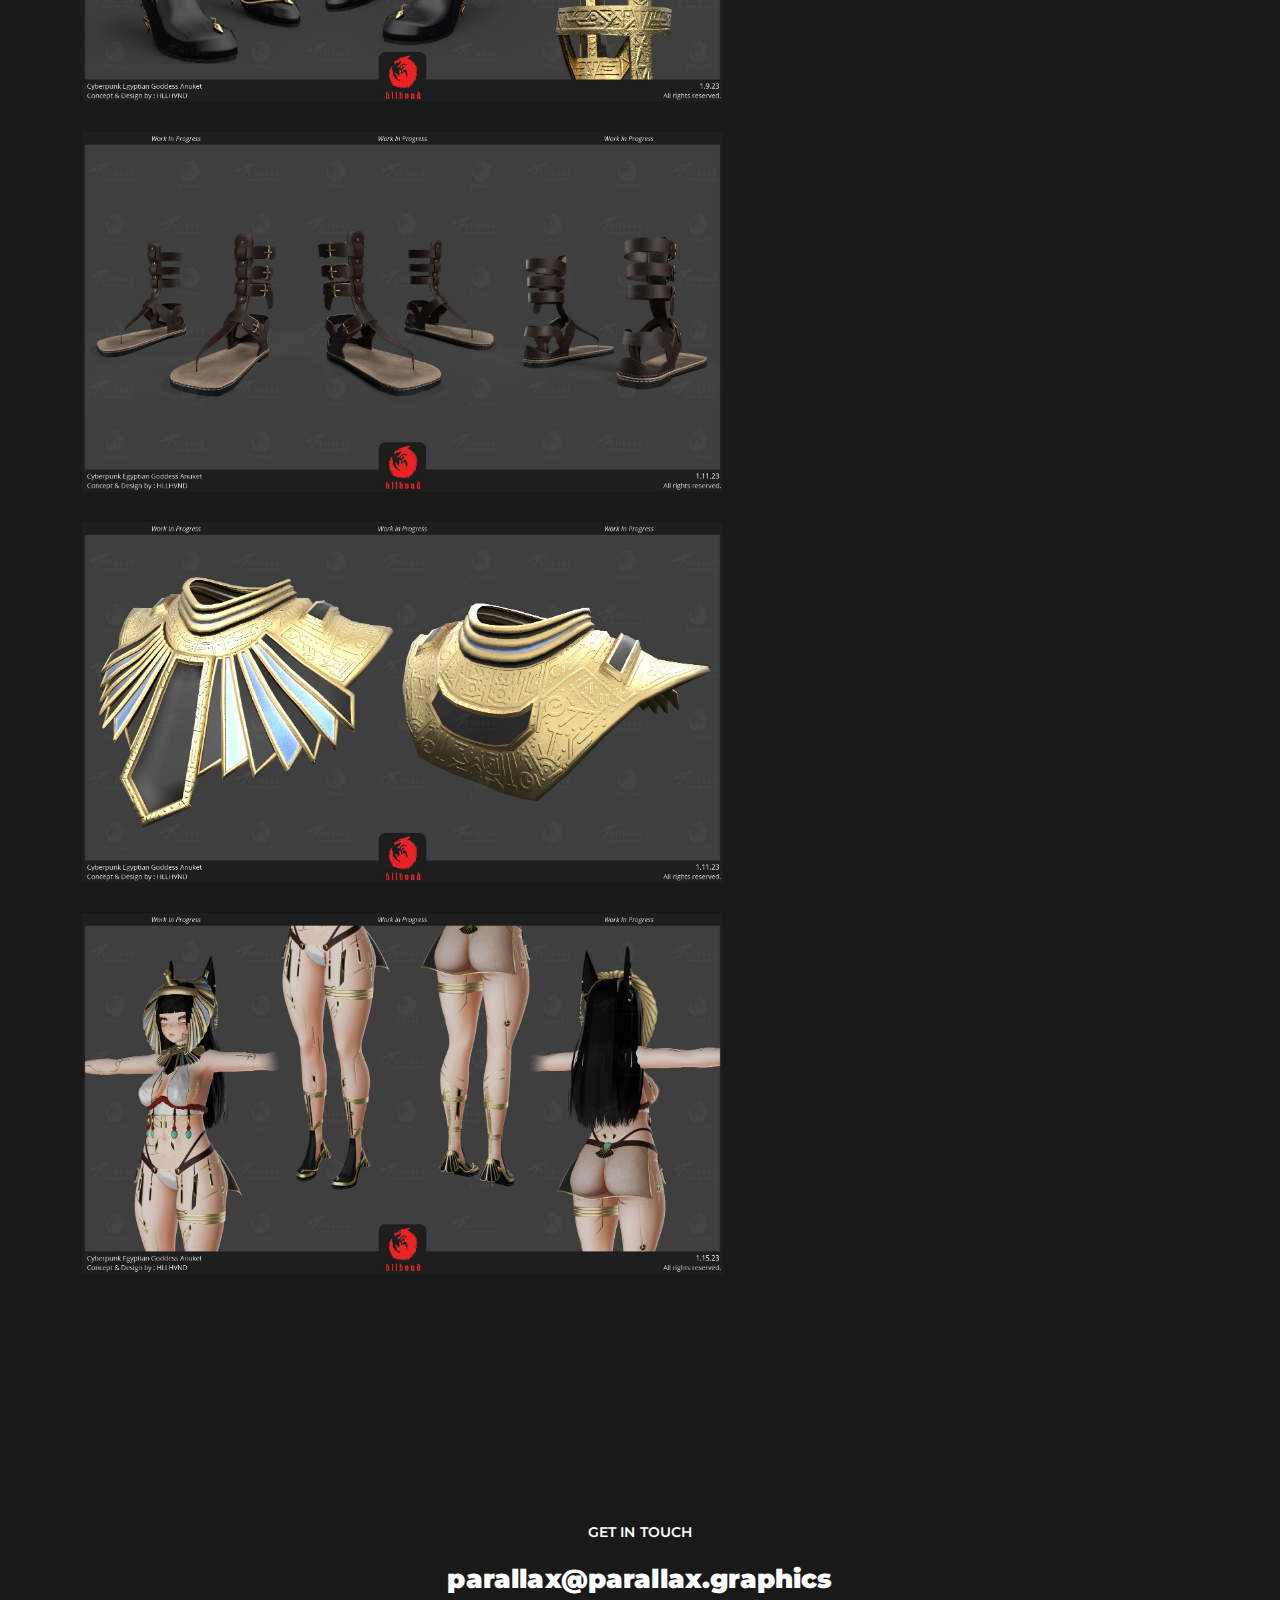
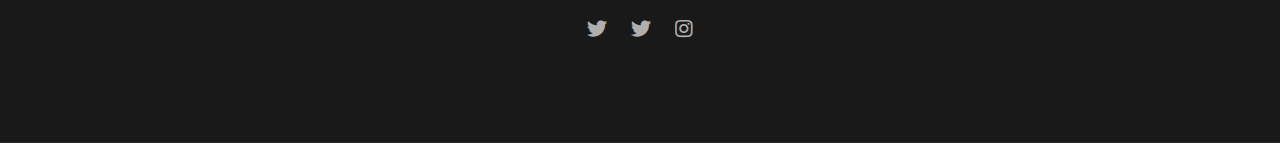
<file: Anuket.html>
<!DOCTYPE html>
<html lang="en">

<head>
    <!-- Meta -->
    <meta charset="utf-8">
    <meta http-equiv="X-UA-Compatible" content="IE=edge">
    <meta name="viewport" content="width=device-width, initial-scale=1, shrink-to-fit=no">
    <meta name="description" content="MIPO - Minimal Portfolio Theme">
    <meta name="author" content="kingstudio.ro">
    <!-- Favicon -->
    <link rel="icon" href="assets/images/favicon.png">
    <!-- Site Title -->
    <title>MIPO - Minimal Portfolio Theme</title>
    <!-- Bootstrap 5 Core CSS -->
    <link href="assets/css/bootstrap.min.css" rel="stylesheet">
    <!-- Custom Styles -->
    <link rel="stylesheet" href="assets/css/animate.min.css">
    <link rel="stylesheet" href="assets/css/aos.css">
    <link rel="stylesheet" href="assets/css/style.css">
    <!-- Fonts -->
    <link rel="stylesheet" href="assets/css/fontawesome-all.min.css" type="text/css">
</head>

<body>

    <div id="loader-wrapper">
        <div id="loader"></div>
        <div class="loader-section section-left"></div>
        <div class="loader-section section-right"></div>
    </div>

    <div id="#top"></div>

    <div id="#top"></div>

    <nav class="navbar navbar-expand-lg navbar-light bg-white">
        <div class="container-fluid">
            <a class="navbar-brand" href="index.html">Home</a>

            <div class="collapse navbar-collapse" id="navbar-toggle-nav-center">
                <!-- <ul class="navbar-nav m-x-auto">
                    <li class="nav-item dropdown">
                        <a class="nav-link dropdown-toggle" href="layout-default.html">HOME</a> -->
                            </div>
                        </div>
                    </li>
                </ul> 
                <ul class="navbar-button p-0 m-0 ml-30">
                    <li class="nav-item">
                        <a href="mailto:parallax@parallax.graphics" class="btn btn-sm btn-primary"><i class="far fa-envelope fs-16 mr-5 va-middle"></i> <span class="va-middle"></span></a>
                    </li>
                </ul>
            </div>
        </div>
    </nav>

    <div class="main-container p-0">
        <section id="project-info" class="lg">
            <div class="container">
                <div class="row">
                    <div class="col-lg-7 tablet-lg-top-30">
                        <img src="assets/images/Anuket/HLLHVND_Anuket_1a.jpg" alt="" class="mb-30">
                        <img src="assets/images/Anuket/HLLHVND_Anuket_2a.jpg" alt="" class="mb-30">
                        <img src="assets/images/Anuket/HLLHVND_Anuket_3a.jpg" alt="" class="mb-30">
                        <img src="assets/images/Anuket/HLLHVND_Anuket_4a.jpg" alt="" class="mb-30">
                        <img src="assets/images/Anuket/HLLHVND_Anuket_5a.jpg" alt="" class="mb-30">
                        <img src="assets/images/Anuket/HLLHVND_Anuket_6a.jpg" alt="" class="mb-30">
                        <img src="assets/images/Anuket/HLLHVND_Anuket_7a.jpg" alt="" class="mb-30">
                    </div><!-- / column -->

                    <div class="col-lg-5">
                        <div class="promo-box project-info sticky-top top-30">
                            <h2 class="mb-15">Cyberpunk Goddess Anuket</h2>
                            <p class="mb-20">VR Ready Model</p>
                            <p>Info goes here.</p>

                            <div class="spacer spacer-line-fw border-faded">&nbsp;</div>

                            <ul class="list-unstyled">
                                <li class="fs-16 mb-15 title-color"><span class="fw-medium">Designer:</span> Brandon Shrader </li>
                                <li class="fs-16 mb-15 title-color"><span class="fw-medium">Skills:</span> 3D Modeling, Texturing, Rigging, Gamedev </li>
                                <li class="fs-16 mb-0 title-color"><span class="fw-medium">Tools:</span> Blender 3D, Substance Painter & Unity 3D </li>
                            </ul>
                            <div class="spacer spacer-line-fw border-faded">&nbsp;</div>
                        </div><!-- / promo-box -->
                    </div><!-- / column -->
                </div><!-- / row -->
            </div><!-- / container -->
        </section><!-- / project-info -->

    <div class="footer-wrapper bg-body-dark dark">
        <div class="footer-widget-area bg-transparent">
            <div class="container-fluid">
                <div class="row">
                    <div class="col-xl-3">
                        <div class="widget text-center">
                            
                        </div><!-- / widget -->
                    </div><!-- / column -->

                    <div class="col-xl-6">
                        <div class="widget text-center">
                            <h6 class="widget-title mb-20 fs-14 title-color fw-medium">GET IN TOUCH</h6>
                            <a href="mailto:hello@yoursite.com" class="d-block mb-20 fs-26 fw-bold text-white opc-100">parallax@parallax.graphics</a>
                            <p>
                                <a href="https://twitter.com/hllhvnd" class="text-link mr-20"><i class="fs-20 fab fa-twitter"></i></a>
                                <a href="https://twitter.com/Parallax" class="text-link mr-20"><i class="fs-20 fab fa-twitter"></i></a>
                                <a href="https://instagram.com/paraclaps" class="text-link"><i class="fs-20 fab fa-instagram"></i></a>
                            </p>
                        </div><!-- / widget -->
                    </div><!-- / column -->
                </div><!-- / row -->
            </div><!-- / container-fluid -->
        </div><!-- / footer-widget-area -->
    </div><!-- / footer-wrapper -->

    <!-- <footer class="bg-body-dark dark text-center">
        <div class="container-fluid">
            <p class="fs-16">© 2022 MIPO by <a href="https://kingstudio.ro" target="_blank">KingStudio</a></p>
        </div> 
    </footer> -->

    <button type="button" id="back-top" class="btn btn-icon btn-circle btn-outline-secondary bg-body btn-floating raised-sm">
        <i class="fas fa-chevron-up text-primary"></i>
    </button>


    <!-- Core JavaScript -->
    <script src="assets/js/bootstrap.bundle.min.js"></script>
    <script src="assets/js/theme.js"></script>

    <!-- aos -->
    <script src="assets/js/aos.js"></script>
    <script>
        AOS.init({
          duration: 600,
        })
    </script>
    <!-- / aos -->

    <!-- Nav-Scroll -->
    <script src="assets/js/scroll-top.js"></script>
    <!-- / Nav-Scroll -->

    <!-- Jarallax -->
    <script src="assets/js/jarallax.min.js"></script>
    <!-- / Jarallax -->

</body>
</html>
</file>
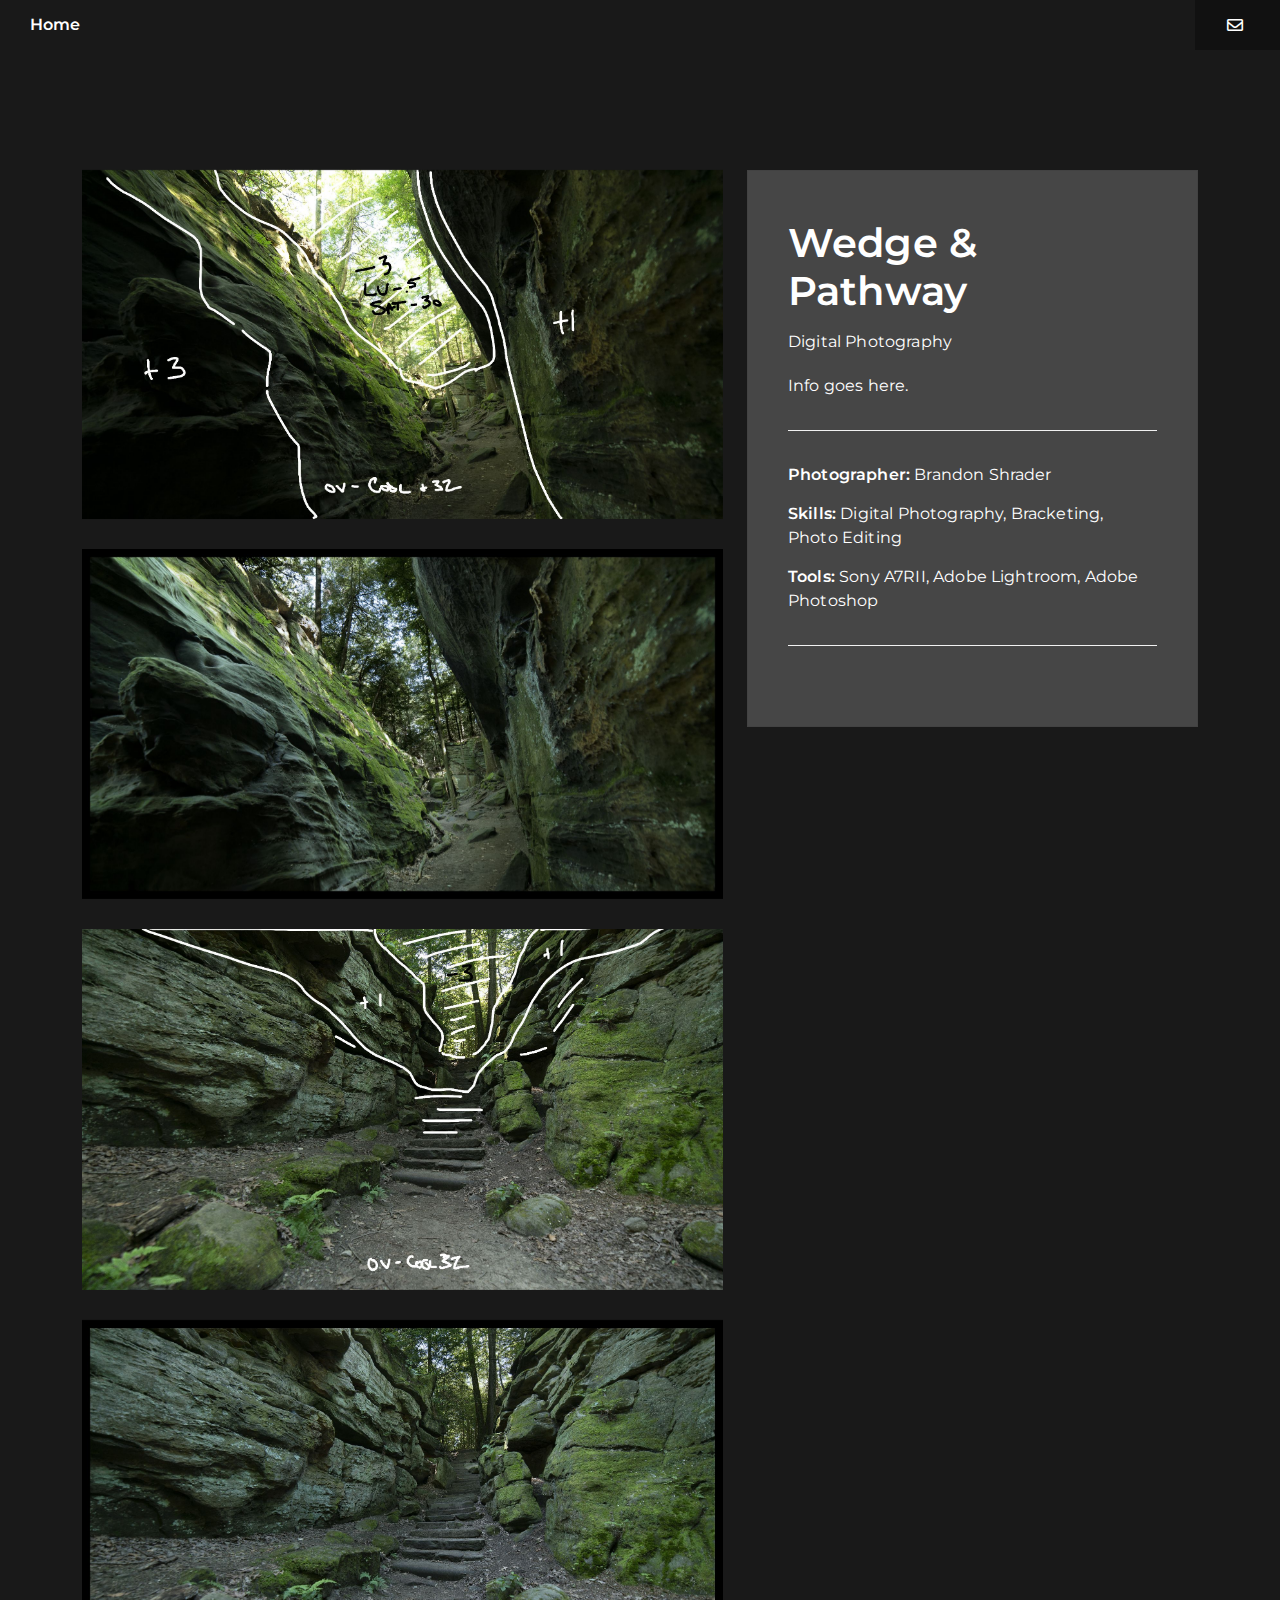
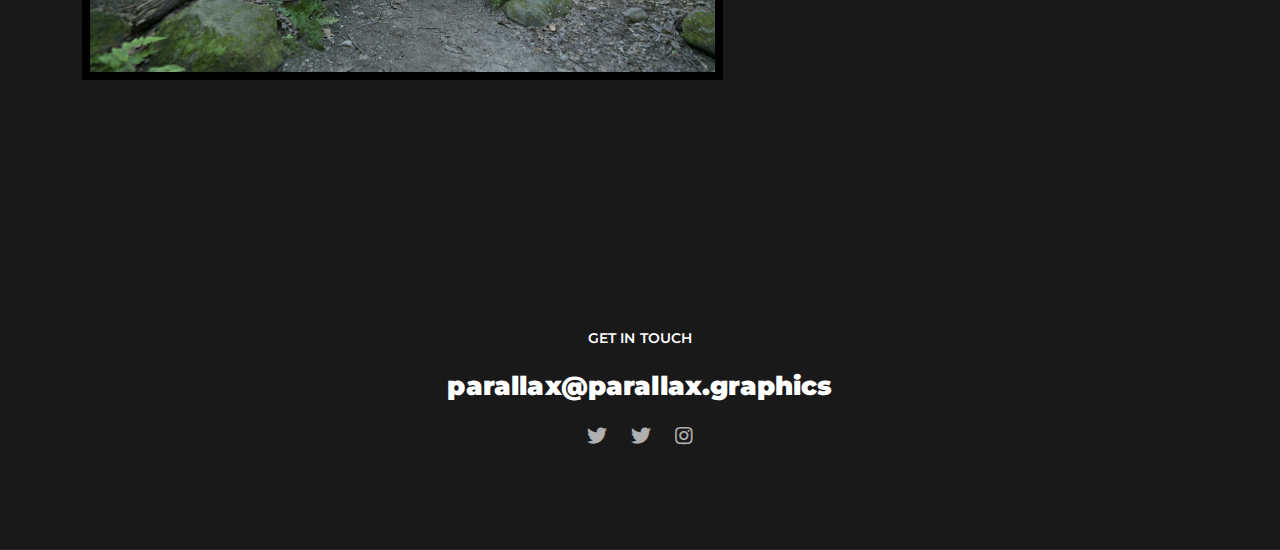
<file: PhotoNature.html>
<!DOCTYPE html>
<html lang="en">

<head>
    <!-- Meta -->
    <meta charset="utf-8">
    <meta http-equiv="X-UA-Compatible" content="IE=edge">
    <meta name="viewport" content="width=device-width, initial-scale=1, shrink-to-fit=no">
    <meta name="description" content="MIPO - Minimal Portfolio Theme">
    <meta name="author" content="kingstudio.ro">
    <!-- Favicon -->
    <link rel="icon" href="assets/images/favicon.png">
    <!-- Site Title -->
    <title>MIPO - Minimal Portfolio Theme</title>
    <!-- Bootstrap 5 Core CSS -->
    <link href="assets/css/bootstrap.min.css" rel="stylesheet">
    <!-- Custom Styles -->
    <link rel="stylesheet" href="assets/css/animate.min.css">
    <link rel="stylesheet" href="assets/css/aos.css">
    <link rel="stylesheet" href="assets/css/style.css">
    <!-- Fonts -->
    <link rel="stylesheet" href="assets/css/fontawesome-all.min.css" type="text/css">
</head>

<body>

    <div id="loader-wrapper">
        <div id="loader"></div>
        <div class="loader-section section-left"></div>
        <div class="loader-section section-right"></div>
    </div>

    <div id="#top"></div>

    <div id="#top"></div>

    <nav class="navbar navbar-expand-lg navbar-light bg-white">
        <div class="container-fluid">
            <a class="navbar-brand" href="index.html">Home</a>

            <div class="collapse navbar-collapse" id="navbar-toggle-nav-center">
                <!-- <ul class="navbar-nav m-x-auto">
                    <li class="nav-item dropdown">
                        <a class="nav-link dropdown-toggle" href="layout-default.html">HOME</a> -->
                            </div>
                        </div>
                    </li>
                </ul> 
                <ul class="navbar-button p-0 m-0 ml-30">
                    <li class="nav-item">
                        <a href="mailto:parallax@parallax.graphics" class="btn btn-sm btn-primary"><i class="far fa-envelope fs-16 mr-5 va-middle"></i> <span class="va-middle"></span></a>
                    </li>
                </ul>
            </div>
        </div>
    </nav>

    <div class="main-container p-0">
        <section id="project-info" class="lg">
            <div class="container">
                <div class="row">
                    <div class="col-lg-7 tablet-lg-top-30">
                        <img src="assets/images/Photography/WedgePlanning.jpg" alt="" class="mb-30">
                        <img src="assets/images/Photography/WedgeFULL.jpg" alt="" class="mb-30">
                        <img src="assets/images/Photography/StairsPlanning.jpg" alt="" class="mb-30">
                        <img src="assets/images/Photography/StairsFULL.jpg" alt="" class="mb-30">

                    </div><!-- / column -->

                    <div class="col-lg-5">
                        <div class="promo-box project-info sticky-top top-30">
                            <h2 class="mb-15">Wedge & Pathway</h2>
                            <p class="mb-20">Digital Photography</p>
                            <p>Info goes here.</p>

                            <div class="spacer spacer-line-fw border-faded">&nbsp;</div>

                            <ul class="list-unstyled">
                                <li class="fs-16 mb-15 title-color"><span class="fw-medium">Photographer:</span> Brandon Shrader </li>
                                <li class="fs-16 mb-15 title-color"><span class="fw-medium">Skills:</span> Digital Photography, Bracketing, Photo Editing </li>
                                <li class="fs-16 mb-0 title-color"><span class="fw-medium">Tools:</span> Sony A7RII, Adobe Lightroom, Adobe Photoshop </li>
                            </ul>
                            <div class="spacer spacer-line-fw border-faded">&nbsp;</div>
                        </div><!-- / promo-box -->
                    </div><!-- / column -->
                </div><!-- / row -->
            </div><!-- / container -->
        </section><!-- / project-info -->

    <div class="footer-wrapper bg-body-dark dark">
        <div class="footer-widget-area bg-transparent">
            <div class="container-fluid">
                <div class="row">
                    <div class="col-xl-3">
                        <div class="widget text-center">
                            
                        </div><!-- / widget -->
                    </div><!-- / column -->

                    <div class="col-xl-6">
                        <div class="widget text-center">
                            <h6 class="widget-title mb-20 fs-14 title-color fw-medium">GET IN TOUCH</h6>
                            <a href="mailto:hello@yoursite.com" class="d-block mb-20 fs-26 fw-bold text-white opc-100">parallax@parallax.graphics</a>
                            <p>
                                <a href="https://twitter.com/hllhvnd" class="text-link mr-20"><i class="fs-20 fab fa-twitter"></i></a>
                                <a href="https://twitter.com/Parallax" class="text-link mr-20"><i class="fs-20 fab fa-twitter"></i></a>
                                <a href="https://instagram.com/paraclaps" class="text-link"><i class="fs-20 fab fa-instagram"></i></a>
                            </p>
                        </div><!-- / widget -->
                    </div><!-- / column -->
                </div><!-- / row -->
            </div><!-- / container-fluid -->
        </div><!-- / footer-widget-area -->
    </div><!-- / footer-wrapper -->

    <!-- <footer class="bg-body-dark dark text-center">
        <div class="container-fluid">
            <p class="fs-16">© 2022 MIPO by <a href="https://kingstudio.ro" target="_blank">KingStudio</a></p>
        </div> 
    </footer> -->

    <button type="button" id="back-top" class="btn btn-icon btn-circle btn-outline-secondary bg-body btn-floating raised-sm">
        <i class="fas fa-chevron-up text-primary"></i>
    </button>


    <!-- Core JavaScript -->
    <script src="assets/js/bootstrap.bundle.min.js"></script>
    <script src="assets/js/theme.js"></script>

    <!-- aos -->
    <script src="assets/js/aos.js"></script>
    <script>
        AOS.init({
          duration: 600,
        })
    </script>
    <!-- / aos -->

    <!-- Nav-Scroll -->
    <script src="assets/js/scroll-top.js"></script>
    <!-- / Nav-Scroll -->

    <!-- Jarallax -->
    <script src="assets/js/jarallax.min.js"></script>
    <!-- / Jarallax -->

</body>
</html>
</file>
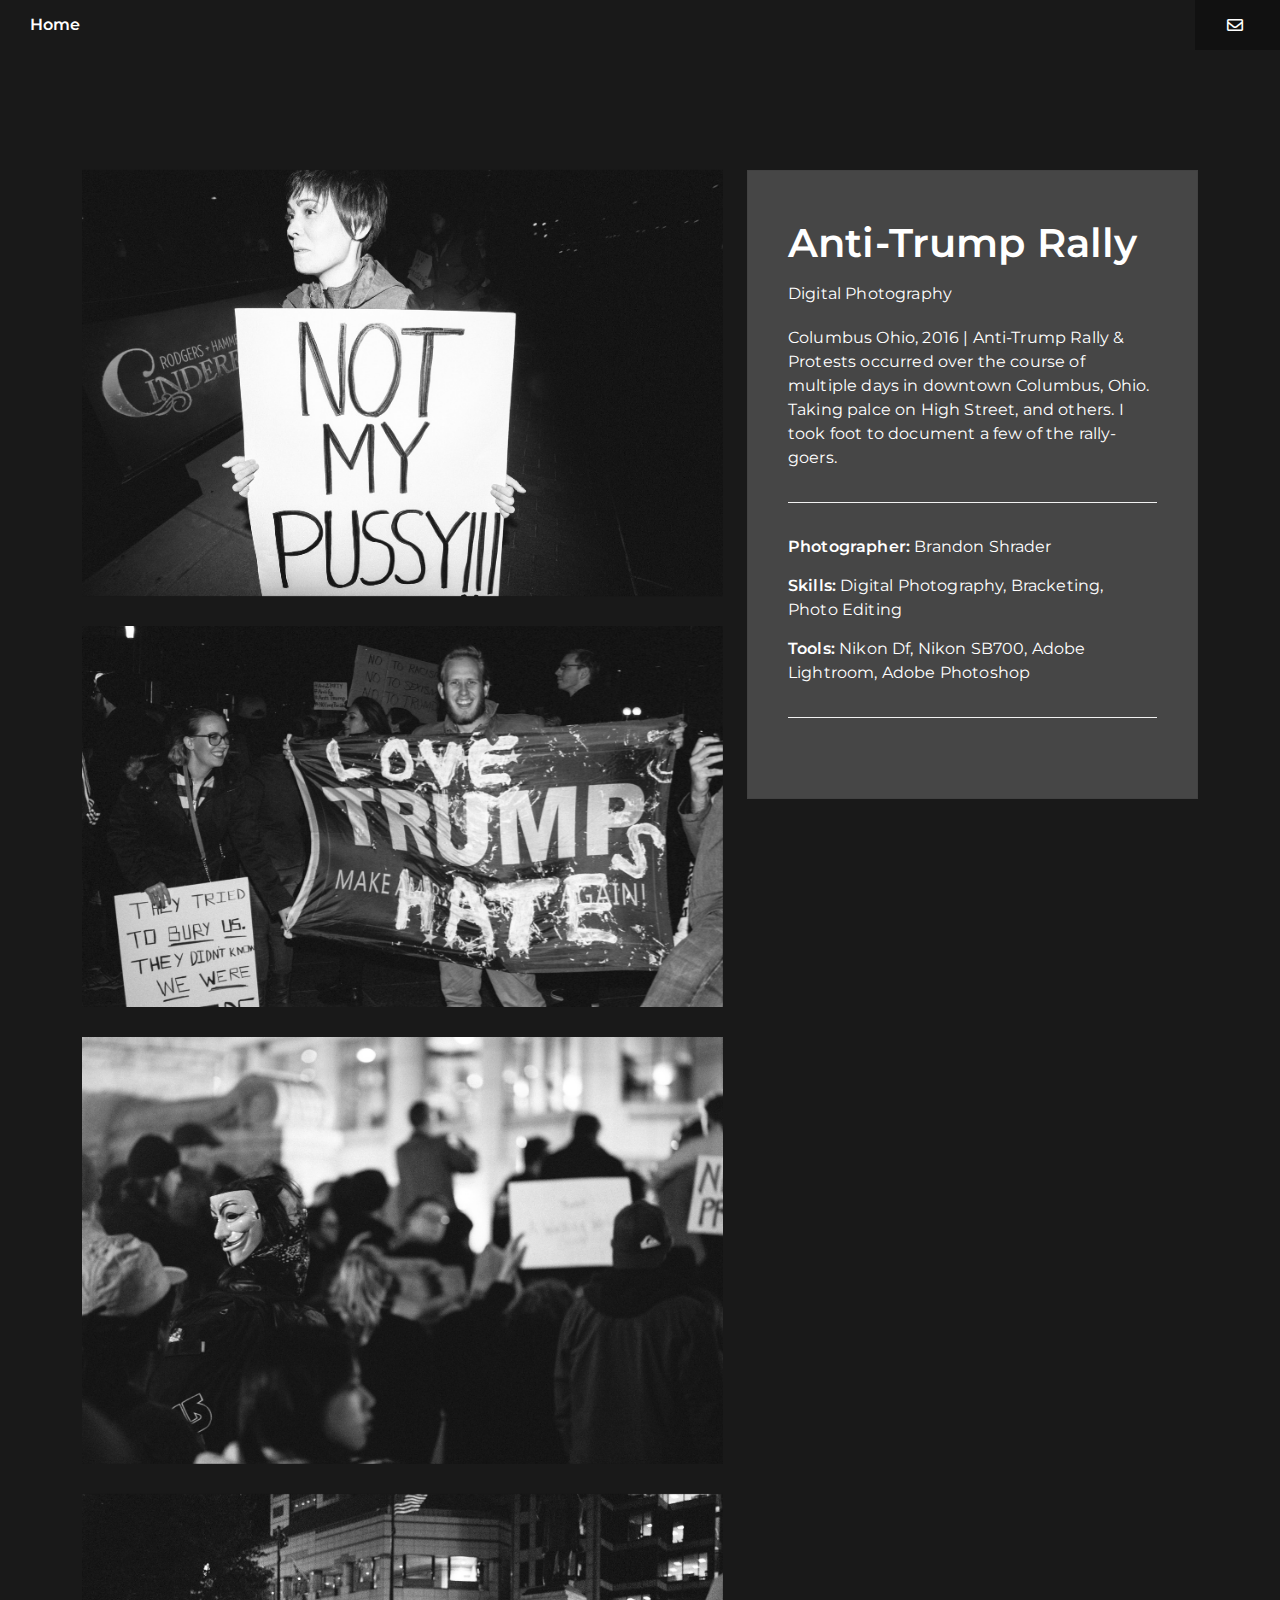
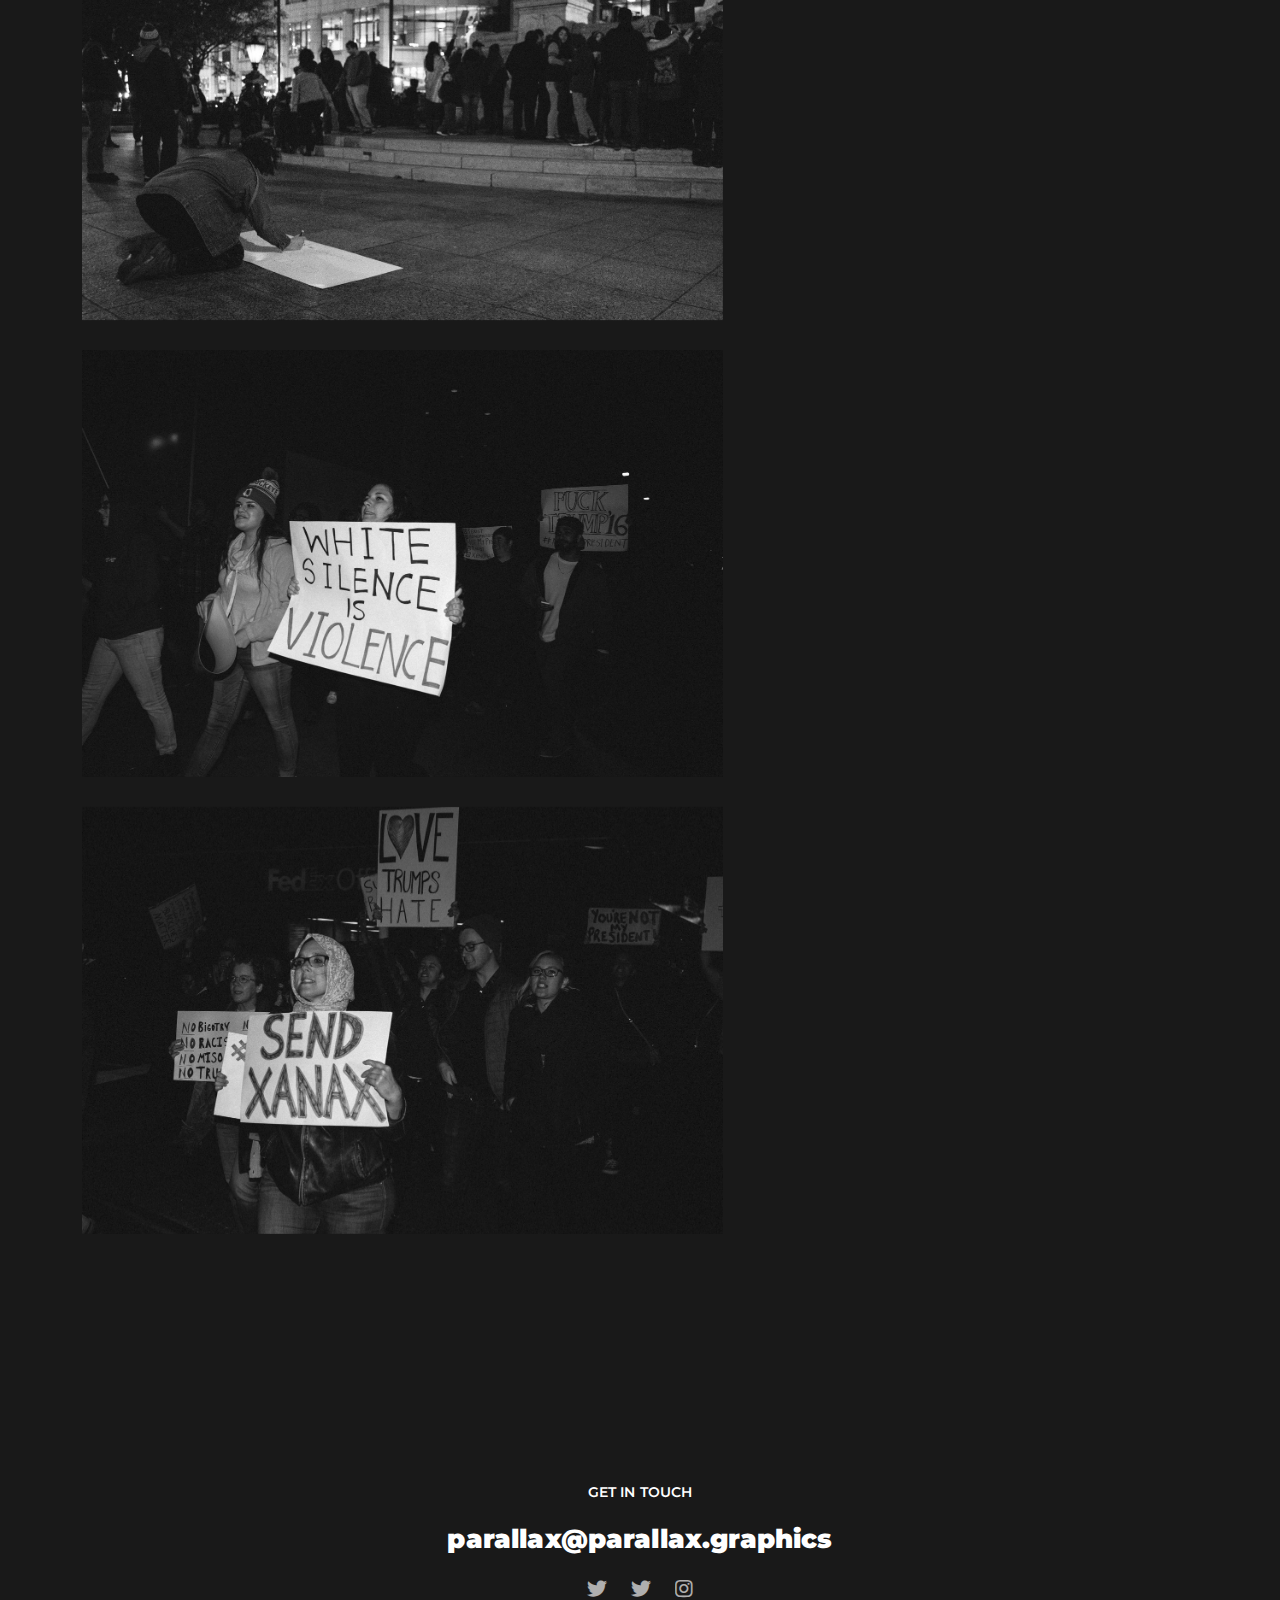
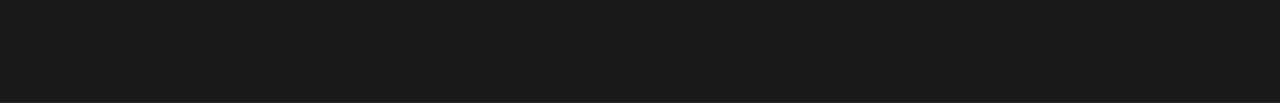
<file: PhotoStreet.html>
<!DOCTYPE html>
<html lang="en">

<head>
    <!-- Meta -->
    <meta charset="utf-8">
    <meta http-equiv="X-UA-Compatible" content="IE=edge">
    <meta name="viewport" content="width=device-width, initial-scale=1, shrink-to-fit=no">
    <meta name="description" content="MIPO - Minimal Portfolio Theme">
    <meta name="author" content="kingstudio.ro">
    <!-- Favicon -->
    <link rel="icon" href="assets/images/favicon.png">
    <!-- Site Title -->
    <title>MIPO - Minimal Portfolio Theme</title>
    <!-- Bootstrap 5 Core CSS -->
    <link href="assets/css/bootstrap.min.css" rel="stylesheet">
    <!-- Custom Styles -->
    <link rel="stylesheet" href="assets/css/animate.min.css">
    <link rel="stylesheet" href="assets/css/aos.css">
    <link rel="stylesheet" href="assets/css/style.css">
    <!-- Fonts -->
    <link rel="stylesheet" href="assets/css/fontawesome-all.min.css" type="text/css">
</head>

<body>

    <div id="loader-wrapper">
        <div id="loader"></div>
        <div class="loader-section section-left"></div>
        <div class="loader-section section-right"></div>
    </div>

    <div id="#top"></div>

    <div id="#top"></div>

    <nav class="navbar navbar-expand-lg navbar-light bg-white">
        <div class="container-fluid">
            <a class="navbar-brand" href="index.html">Home</a>

            <div class="collapse navbar-collapse" id="navbar-toggle-nav-center">
                <!-- <ul class="navbar-nav m-x-auto">
                    <li class="nav-item dropdown">
                        <a class="nav-link dropdown-toggle" href="layout-default.html">HOME</a> -->
                            </div>
                        </div>
                    </li>
                </ul> 
                <ul class="navbar-button p-0 m-0 ml-30">
                    <li class="nav-item">
                        <a href="mailto:parallax@parallax.graphics" class="btn btn-sm btn-primary"><i class="far fa-envelope fs-16 mr-5 va-middle"></i> <span class="va-middle"></span></a>
                    </li>
                </ul>
            </div>
        </div>
    </nav>

    <div class="main-container p-0">
        <section id="project-info" class="lg">
            <div class="container">
                <div class="row">
                    <div class="col-lg-7 tablet-lg-top-30">
                        <img src="assets/images/Photography/TrumpMarch_1.jpg" alt="" class="mb-30">
                        <img src="assets/images/Photography/TrumpMarch_2.jpg" alt="" class="mb-30">
                        <img src="assets/images/Photography/TrumpMarch_3.jpg" alt="" class="mb-30">
                        <img src="assets/images/Photography/TrumpMarch_5.jpg" alt="" class="mb-30">
                        <img src="assets/images/Photography/TrumpMarch_13.jpg" alt="" class="mb-30">
                        <img src="assets/images/Photography/TrumpMarch_14.jpg" alt="" class="mb-30">
                    </div><!-- / column -->

                    <div class="col-lg-5">
                        <div class="promo-box project-info sticky-top top-30">
                            <h2 class="mb-15">Anti-Trump Rally</h2>
                            <p class="mb-20">Digital Photography</p>
                            <p>Columbus Ohio, 2016 | Anti-Trump Rally & Protests occurred over the course of multiple days in downtown Columbus, Ohio. Taking palce on High Street, and others. I took foot to document a few of the rally-goers.</p>

                            <div class="spacer spacer-line-fw border-faded">&nbsp;</div>

                            <ul class="list-unstyled">
                                <li class="fs-16 mb-15 title-color"><span class="fw-medium">Photographer:</span> Brandon Shrader </li>
                                <li class="fs-16 mb-15 title-color"><span class="fw-medium">Skills:</span> Digital Photography, Bracketing, Photo Editing </li>
                                <li class="fs-16 mb-0 title-color"><span class="fw-medium">Tools:</span> Nikon Df, Nikon SB700, Adobe Lightroom, Adobe Photoshop </li>
                            </ul>
                            <div class="spacer spacer-line-fw border-faded">&nbsp;</div>
                        </div><!-- / promo-box -->
                    </div><!-- / column -->
                </div><!-- / row -->
            </div><!-- / container -->
        </section><!-- / project-info -->

    <div class="footer-wrapper bg-body-dark dark">
        <div class="footer-widget-area bg-transparent">
            <div class="container-fluid">
                <div class="row">
                    <div class="col-xl-3">
                        <div class="widget text-center">
                            
                        </div><!-- / widget -->
                    </div><!-- / column -->

                    <div class="col-xl-6">
                        <div class="widget text-center">
                            <h6 class="widget-title mb-20 fs-14 title-color fw-medium">GET IN TOUCH</h6>
                            <a href="mailto:hello@yoursite.com" class="d-block mb-20 fs-26 fw-bold text-white opc-100">parallax@parallax.graphics</a>
                            <p>
                                <a href="https://twitter.com/hllhvnd" class="text-link mr-20"><i class="fs-20 fab fa-twitter"></i></a>
                                <a href="https://twitter.com/Parallax" class="text-link mr-20"><i class="fs-20 fab fa-twitter"></i></a>
                                <a href="https://instagram.com/paraclaps" class="text-link"><i class="fs-20 fab fa-instagram"></i></a>
                            </p>
                        </div><!-- / widget -->
                    </div><!-- / column -->
                </div><!-- / row -->
            </div><!-- / container-fluid -->
        </div><!-- / footer-widget-area -->
    </div><!-- / footer-wrapper -->

    <!-- <footer class="bg-body-dark dark text-center">
        <div class="container-fluid">
            <p class="fs-16">© 2022 MIPO by <a href="https://kingstudio.ro" target="_blank">KingStudio</a></p>
        </div> 
    </footer> -->

    <button type="button" id="back-top" class="btn btn-icon btn-circle btn-outline-secondary bg-body btn-floating raised-sm">
        <i class="fas fa-chevron-up text-primary"></i>
    </button>


    <!-- Core JavaScript -->
    <script src="assets/js/bootstrap.bundle.min.js"></script>
    <script src="assets/js/theme.js"></script>

    <!-- aos -->
    <script src="assets/js/aos.js"></script>
    <script>
        AOS.init({
          duration: 600,
        })
    </script>
    <!-- / aos -->

    <!-- Nav-Scroll -->
    <script src="assets/js/scroll-top.js"></script>
    <!-- / Nav-Scroll -->

    <!-- Jarallax -->
    <script src="assets/js/jarallax.min.js"></script>
    <!-- / Jarallax -->

</body>
</html>
</file>
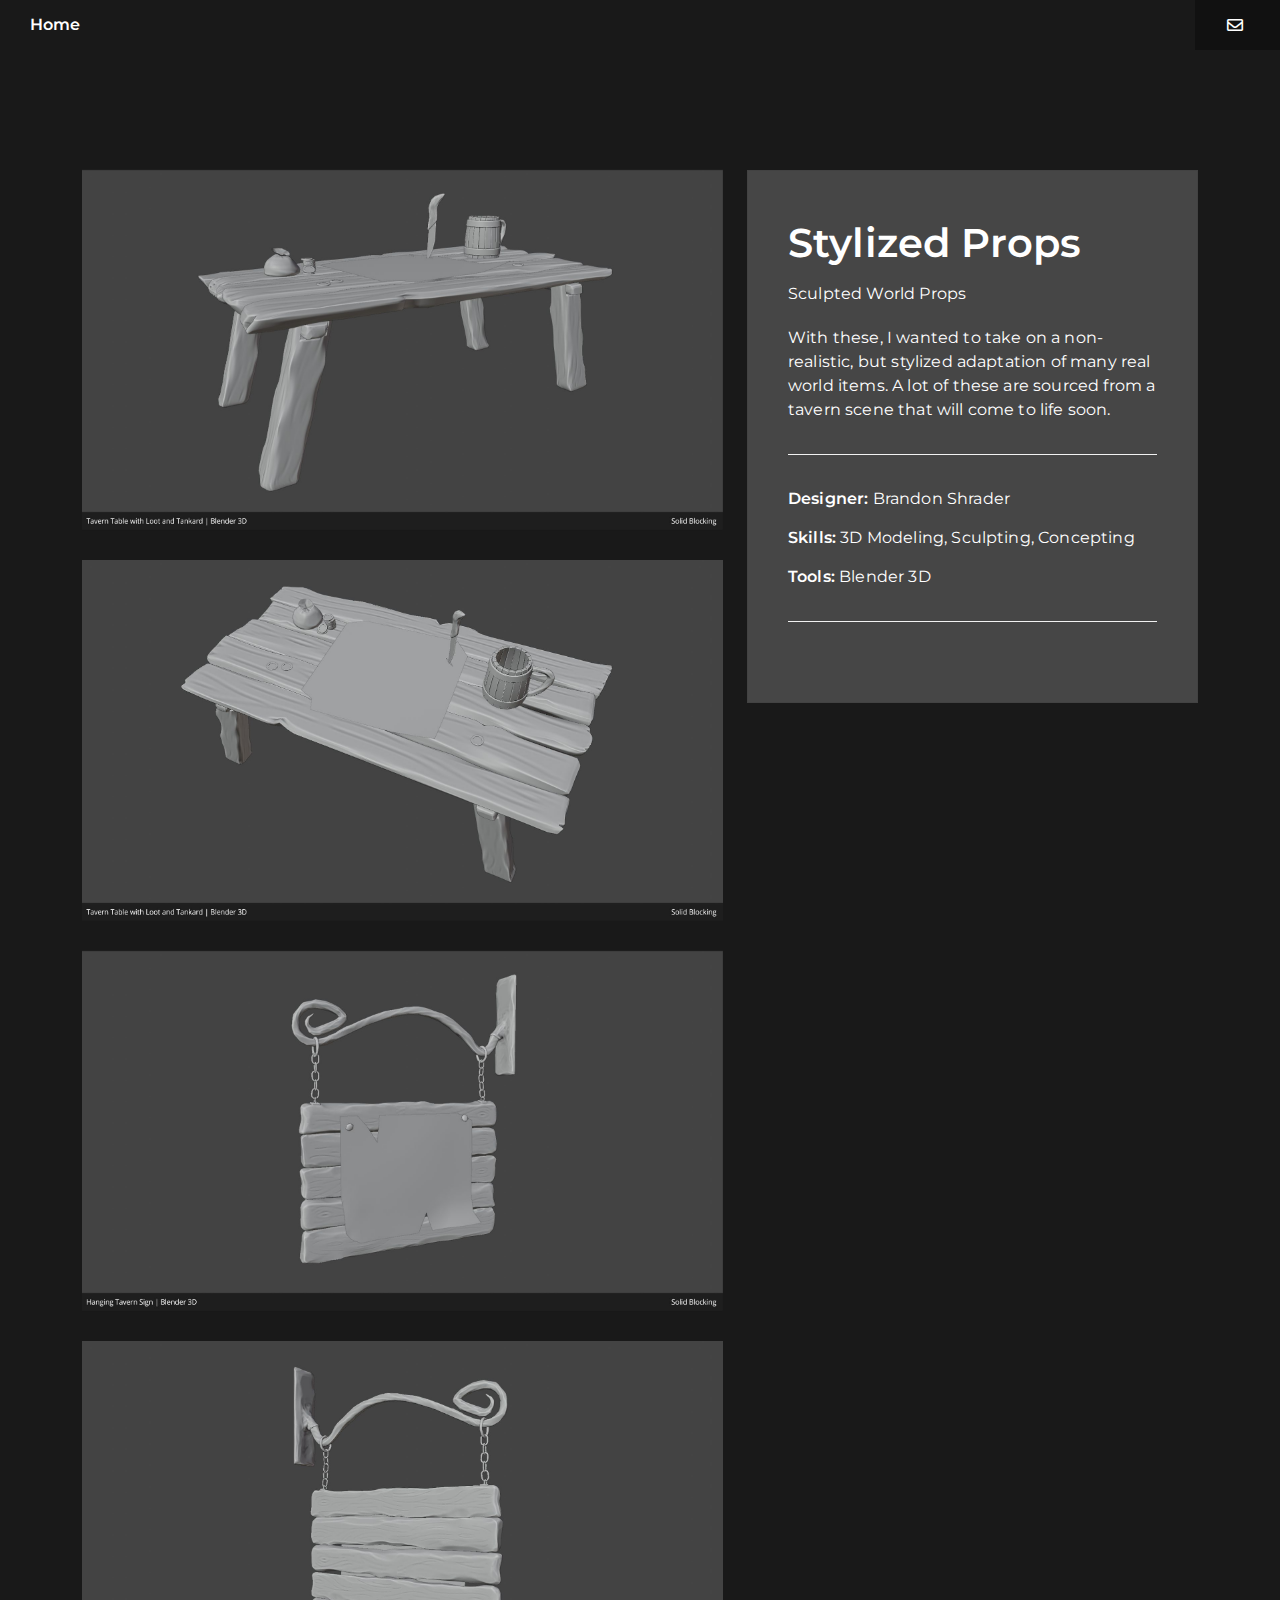
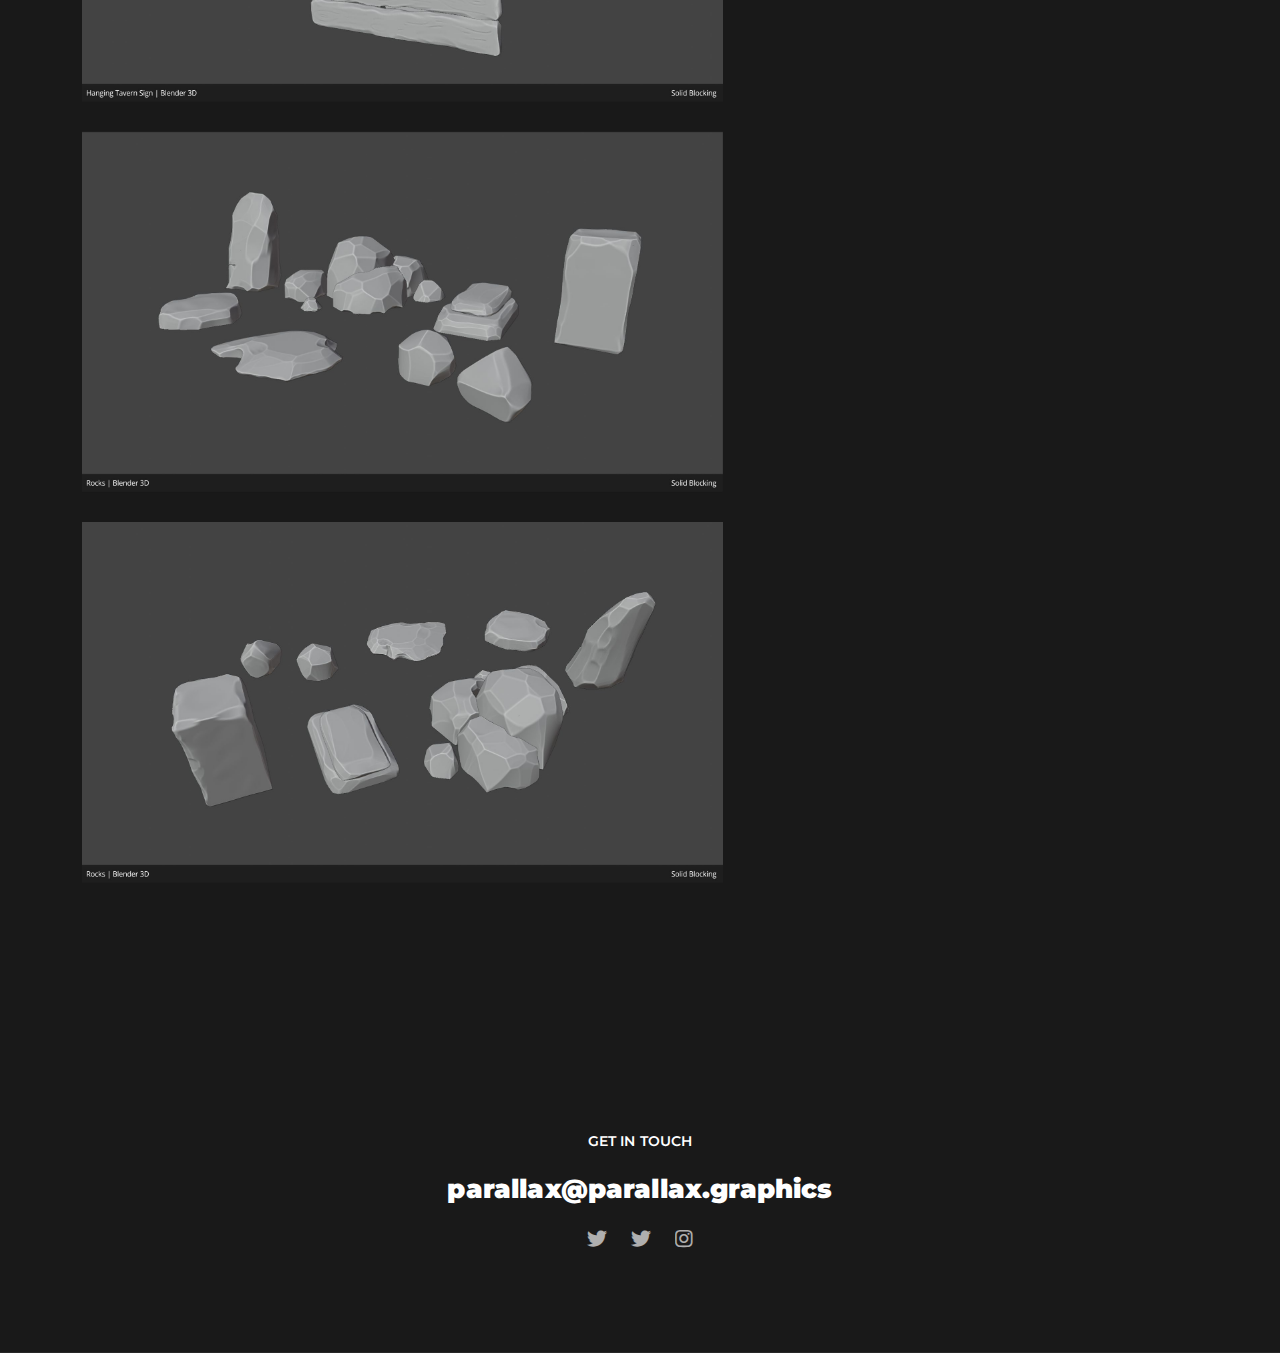
<file: StylizedProps.html>
<!DOCTYPE html>
<html lang="en">

<head>
    <!-- Meta -->
    <meta charset="utf-8">
    <meta http-equiv="X-UA-Compatible" content="IE=edge">
    <meta name="viewport" content="width=device-width, initial-scale=1, shrink-to-fit=no">
    <meta name="description" content="MIPO - Minimal Portfolio Theme">
    <meta name="author" content="kingstudio.ro">
    <!-- Favicon -->
    <link rel="icon" href="assets/images/favicon.png">
    <!-- Site Title -->
    <title>MIPO - Minimal Portfolio Theme</title>
    <!-- Bootstrap 5 Core CSS -->
    <link href="assets/css/bootstrap.min.css" rel="stylesheet">
    <!-- Custom Styles -->
    <link rel="stylesheet" href="assets/css/animate.min.css">
    <link rel="stylesheet" href="assets/css/aos.css">
    <link rel="stylesheet" href="assets/css/style.css">
    <!-- Fonts -->
    <link rel="stylesheet" href="assets/css/fontawesome-all.min.css" type="text/css">
</head>

<body>

    <div id="loader-wrapper">
        <div id="loader"></div>
        <div class="loader-section section-left"></div>
        <div class="loader-section section-right"></div>
    </div>

    <div id="#top"></div>

    <div id="#top"></div>

    <nav class="navbar navbar-expand-lg navbar-light bg-white">
        <div class="container-fluid">
            <a class="navbar-brand" href="index.html">Home</a>

            <div class="collapse navbar-collapse" id="navbar-toggle-nav-center">
                <!-- <ul class="navbar-nav m-x-auto">
                    <li class="nav-item dropdown">
                        <a class="nav-link dropdown-toggle" href="layout-default.html">HOME</a> -->
                            </div>
                        </div>
                    </li>
                </ul> 
                <ul class="navbar-button p-0 m-0 ml-30">
                    <li class="nav-item">
                        <a href="mailto:parallax@parallax.graphics" class="btn btn-sm btn-primary"><i class="far fa-envelope fs-16 mr-5 va-middle"></i> <span class="va-middle"></span></a>
                    </li>
                </ul>
            </div>
        </div>
    </nav>

    <div class="main-container p-0">
        <section id="project-info" class="lg">
            <div class="container">
                <div class="row">
                    <div class="col-lg-7 tablet-lg-top-30">
                        <img src="assets/images/Stylized Props/Table1.jpg" alt="" class="mb-30">
                        <img src="assets/images/Stylized Props/Table2.jpg" alt="" class="mb-30">
                        <img src="assets/images/Stylized Props/Sign1.jpg" alt="" class="mb-30">
                        <img src="assets/images/Stylized Props/Sign2.jpg" alt="" class="mb-30">
                        <img src="assets/images/Stylized Props/Rocks1.jpg" alt="" class="mb-30">
                        <img src="assets/images/Stylized Props/Rocks2.jpg" alt="" class="mb-30">
                    </div><!-- / column -->

                    <div class="col-lg-5">
                        <div class="promo-box project-info sticky-top top-30">
                            <h2 class="mb-15">Stylized Props</h2>
                            <p class="mb-20">Sculpted World Props</p>
                            <p>With these, I wanted to take on a non-realistic, but stylized adaptation of many real world items. A lot of these are sourced from a tavern scene that will come to life soon.</p>

                            <div class="spacer spacer-line-fw border-faded">&nbsp;</div>

                            <ul class="list-unstyled">
                                <li class="fs-16 mb-15 title-color"><span class="fw-medium">Designer:</span> Brandon Shrader </li>
                                <li class="fs-16 mb-15 title-color"><span class="fw-medium">Skills:</span> 3D Modeling, Sculpting, Concepting </li>
                                <li class="fs-16 mb-0 title-color"><span class="fw-medium">Tools:</span> Blender 3D </li>
                            </ul>
                            <div class="spacer spacer-line-fw border-faded">&nbsp;</div>
                        </div><!-- / promo-box -->
                    </div><!-- / column -->
                </div><!-- / row -->
            </div><!-- / container -->
        </section><!-- / project-info -->

    <div class="footer-wrapper bg-body-dark dark">
        <div class="footer-widget-area bg-transparent">
            <div class="container-fluid">
                <div class="row">
                    <div class="col-xl-3">
                        <div class="widget text-center">
                            
                        </div><!-- / widget -->
                    </div><!-- / column -->

                    <div class="col-xl-6">
                        <div class="widget text-center">
                            <h6 class="widget-title mb-20 fs-14 title-color fw-medium">GET IN TOUCH</h6>
                            <a href="mailto:hello@yoursite.com" class="d-block mb-20 fs-26 fw-bold text-white opc-100">parallax@parallax.graphics</a>
                            <p>
                                <a href="https://twitter.com/hllhvnd" class="text-link mr-20"><i class="fs-20 fab fa-twitter"></i></a>
                                <a href="https://twitter.com/Parallax" class="text-link mr-20"><i class="fs-20 fab fa-twitter"></i></a>
                                <a href="https://instagram.com/paraclaps" class="text-link"><i class="fs-20 fab fa-instagram"></i></a>
                            </p>
                        </div><!-- / widget -->
                    </div><!-- / column -->
                </div><!-- / row -->
            </div><!-- / container-fluid -->
        </div><!-- / footer-widget-area -->
    </div><!-- / footer-wrapper -->

    <!-- <footer class="bg-body-dark dark text-center">
        <div class="container-fluid">
            <p class="fs-16">© 2022 MIPO by <a href="https://kingstudio.ro" target="_blank">KingStudio</a></p>
        </div> 
    </footer> -->

    <button type="button" id="back-top" class="btn btn-icon btn-circle btn-outline-secondary bg-body btn-floating raised-sm">
        <i class="fas fa-chevron-up text-primary"></i>
    </button>


    <!-- Core JavaScript -->
    <script src="assets/js/bootstrap.bundle.min.js"></script>
    <script src="assets/js/theme.js"></script>

    <!-- aos -->
    <script src="assets/js/aos.js"></script>
    <script>
        AOS.init({
          duration: 600,
        })
    </script>
    <!-- / aos -->

    <!-- Nav-Scroll -->
    <script src="assets/js/scroll-top.js"></script>
    <!-- / Nav-Scroll -->

    <!-- Jarallax -->
    <script src="assets/js/jarallax.min.js"></script>
    <!-- / Jarallax -->

</body>
</html>
</file>
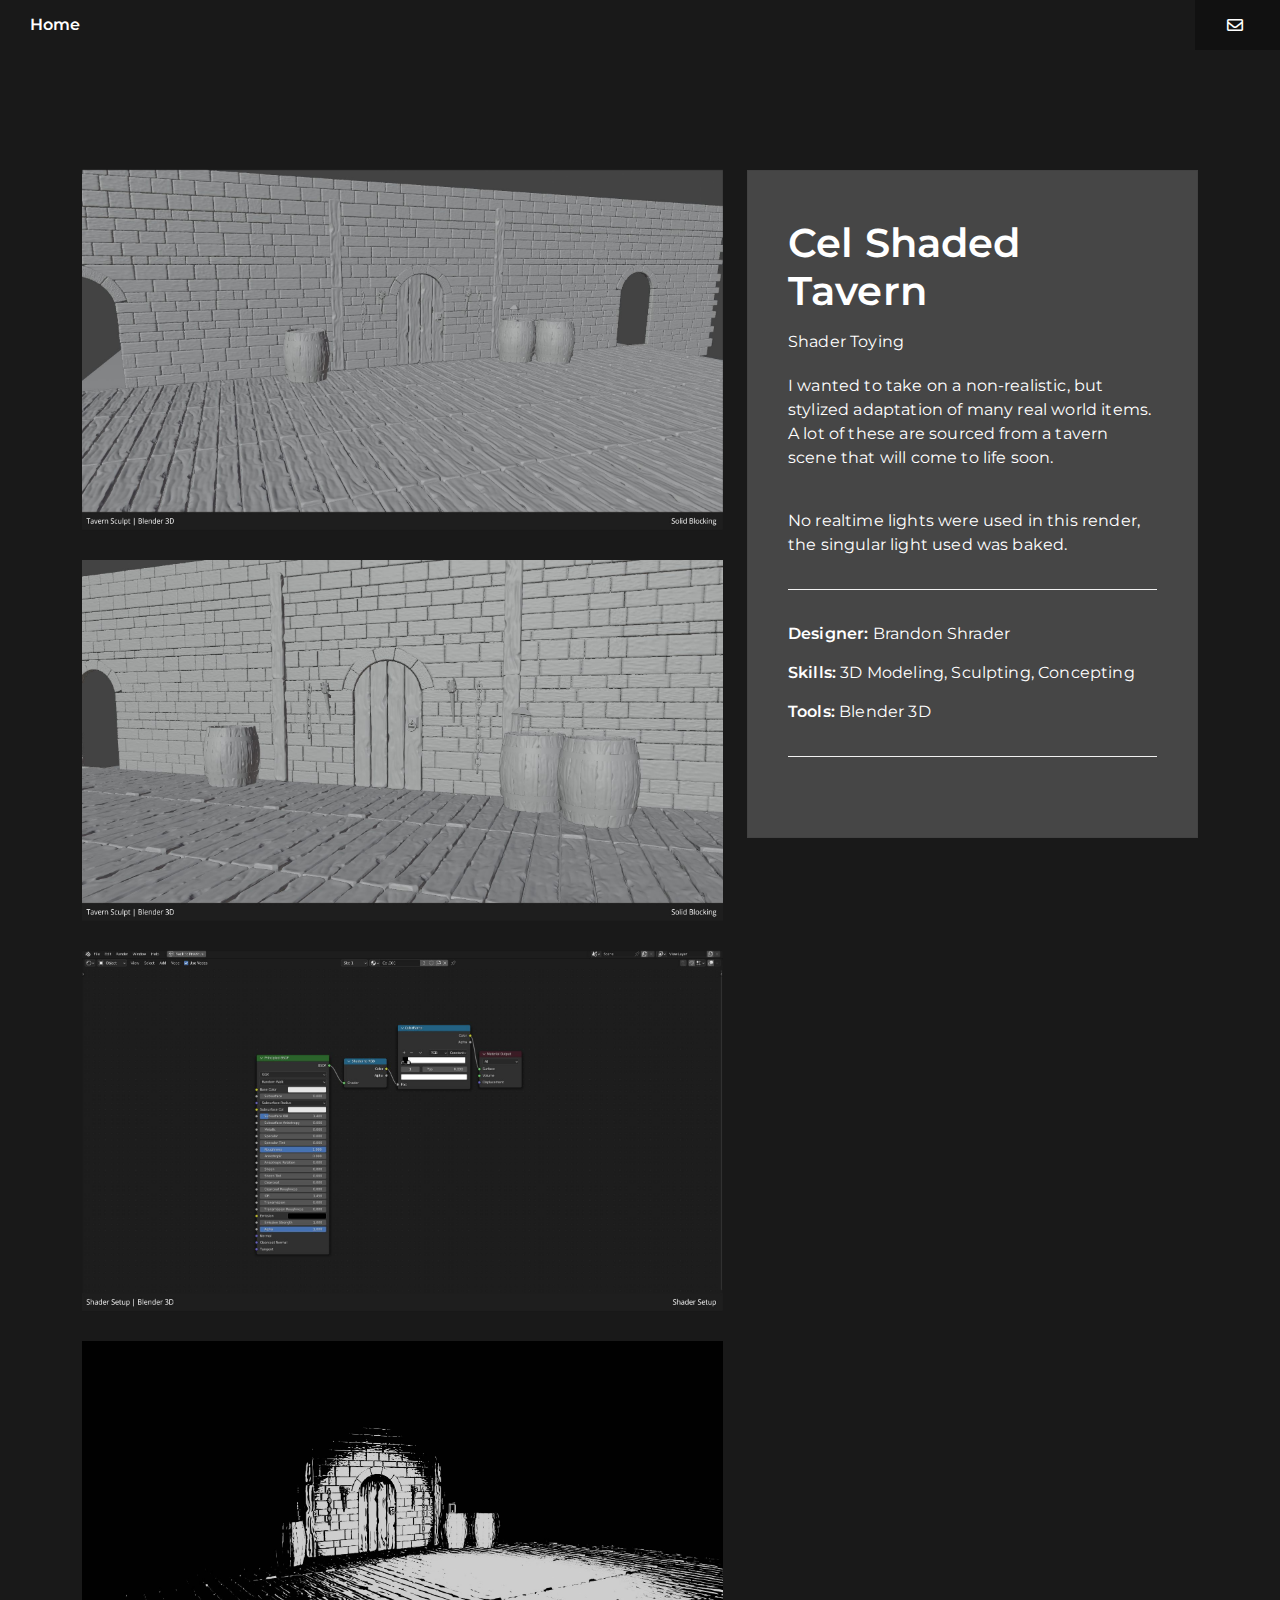
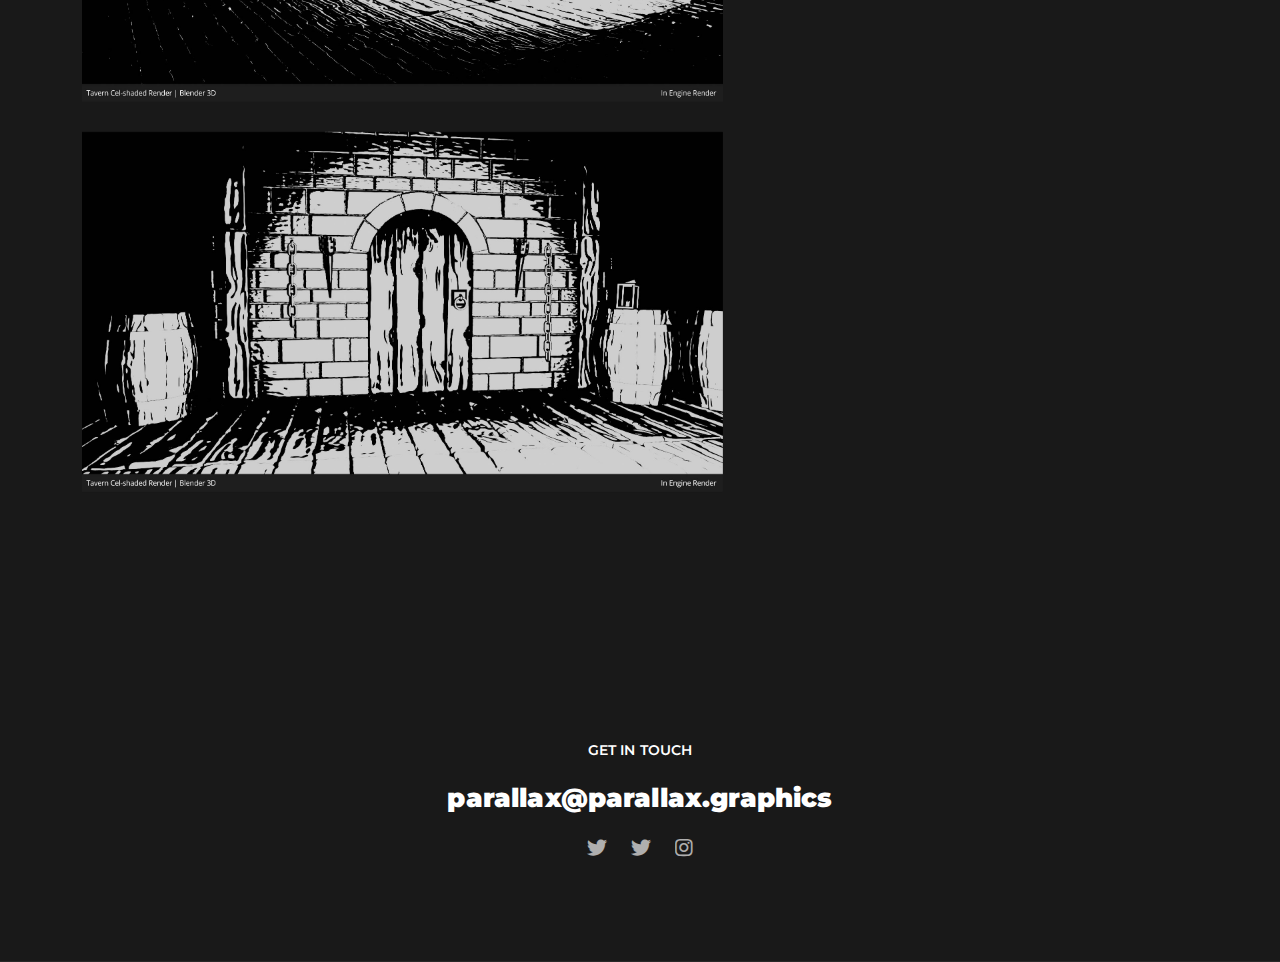
<file: Tavern.html>
<!DOCTYPE html>
<html lang="en">

<head>
    <!-- Meta -->
    <meta charset="utf-8">
    <meta http-equiv="X-UA-Compatible" content="IE=edge">
    <meta name="viewport" content="width=device-width, initial-scale=1, shrink-to-fit=no">
    <meta name="description" content="MIPO - Minimal Portfolio Theme">
    <meta name="author" content="kingstudio.ro">
    <!-- Favicon -->
    <link rel="icon" href="assets/images/favicon.png">
    <!-- Site Title -->
    <title>MIPO - Minimal Portfolio Theme</title>
    <!-- Bootstrap 5 Core CSS -->
    <link href="assets/css/bootstrap.min.css" rel="stylesheet">
    <!-- Custom Styles -->
    <link rel="stylesheet" href="assets/css/animate.min.css">
    <link rel="stylesheet" href="assets/css/aos.css">
    <link rel="stylesheet" href="assets/css/style.css">
    <!-- Fonts -->
    <link rel="stylesheet" href="assets/css/fontawesome-all.min.css" type="text/css">
</head>

<body>

    <div id="loader-wrapper">
        <div id="loader"></div>
        <div class="loader-section section-left"></div>
        <div class="loader-section section-right"></div>
    </div>

    <div id="#top"></div>

    <div id="#top"></div>

    <nav class="navbar navbar-expand-lg navbar-light bg-white">
        <div class="container-fluid">
            <a class="navbar-brand" href="index.html">Home</a>

            <div class="collapse navbar-collapse" id="navbar-toggle-nav-center">
                <!-- <ul class="navbar-nav m-x-auto">
                    <li class="nav-item dropdown">
                        <a class="nav-link dropdown-toggle" href="layout-default.html">HOME</a> -->
                            </div>
                        </div>
                    </li>
                </ul> 
                <ul class="navbar-button p-0 m-0 ml-30">
                    <li class="nav-item">
                        <a href="mailto:parallax@parallax.graphics" class="btn btn-sm btn-primary"><i class="far fa-envelope fs-16 mr-5 va-middle"></i> <span class="va-middle"></span></a>
                    </li>
                </ul>
            </div>
        </div>
    </nav>

    <div class="main-container p-0">
        <section id="project-info" class="lg">
            <div class="container">
                <div class="row">
                    <div class="col-lg-7 tablet-lg-top-30">
                        <img src="assets/images/Tavern/TavernSolid1.jpg" alt="" class="mb-30">
                        <img src="assets/images/Tavern/TavernSolid2.jpg" alt="" class="mb-30">
                        <img src="assets/images/Tavern/ShaderSetup.jpg" alt="" class="mb-30">
                        <img src="assets/images/Tavern/TavernRender1.jpg" alt="" class="mb-30">
                        <img src="assets/images/Tavern/TavernRender2.jpg" alt="" class="mb-30">
                    </div><!-- / column -->

                    <div class="col-lg-5">
                        <div class="promo-box project-info sticky-top top-30">
                            <h2 class="mb-15">Cel Shaded Tavern</h2>
                            <p class="mb-20">Shader Toying</p>
                            <p>I wanted to take on a non-realistic, but stylized adaptation of many real world items. A lot of these are sourced from a tavern scene that will come to life soon.</p>
                            <br>
                            <p> No realtime lights were used in this render, the singular light used was baked.</p>

                            <div class="spacer spacer-line-fw border-faded">&nbsp;</div>

                            <ul class="list-unstyled">
                                <li class="fs-16 mb-15 title-color"><span class="fw-medium">Designer:</span> Brandon Shrader </li>
                                <li class="fs-16 mb-15 title-color"><span class="fw-medium">Skills:</span> 3D Modeling, Sculpting, Concepting </li>
                                <li class="fs-16 mb-0 title-color"><span class="fw-medium">Tools:</span> Blender 3D </li>
                            </ul>
                            <div class="spacer spacer-line-fw border-faded">&nbsp;</div>
                        </div><!-- / promo-box -->
                    </div><!-- / column -->
                </div><!-- / row -->
            </div><!-- / container -->
        </section><!-- / project-info -->

    <div class="footer-wrapper bg-body-dark dark">
        <div class="footer-widget-area bg-transparent">
            <div class="container-fluid">
                <div class="row">
                    <div class="col-xl-3">
                        <div class="widget text-center">
                            
                        </div><!-- / widget -->
                    </div><!-- / column -->

                    <div class="col-xl-6">
                        <div class="widget text-center">
                            <h6 class="widget-title mb-20 fs-14 title-color fw-medium">GET IN TOUCH</h6>
                            <a href="mailto:hello@yoursite.com" class="d-block mb-20 fs-26 fw-bold text-white opc-100">parallax@parallax.graphics</a>
                            <p>
                                <a href="https://twitter.com/hllhvnd" class="text-link mr-20"><i class="fs-20 fab fa-twitter"></i></a>
                                <a href="https://twitter.com/Parallax" class="text-link mr-20"><i class="fs-20 fab fa-twitter"></i></a>
                                <a href="https://instagram.com/paraclaps" class="text-link"><i class="fs-20 fab fa-instagram"></i></a>
                            </p>
                        </div><!-- / widget -->
                    </div><!-- / column -->
                </div><!-- / row -->
            </div><!-- / container-fluid -->
        </div><!-- / footer-widget-area -->
    </div><!-- / footer-wrapper -->

    <!-- <footer class="bg-body-dark dark text-center">
        <div class="container-fluid">
            <p class="fs-16">© 2022 MIPO by <a href="https://kingstudio.ro" target="_blank">KingStudio</a></p>
        </div> 
    </footer> -->

    <button type="button" id="back-top" class="btn btn-icon btn-circle btn-outline-secondary bg-body btn-floating raised-sm">
        <i class="fas fa-chevron-up text-primary"></i>
    </button>


    <!-- Core JavaScript -->
    <script src="assets/js/bootstrap.bundle.min.js"></script>
    <script src="assets/js/theme.js"></script>

    <!-- aos -->
    <script src="assets/js/aos.js"></script>
    <script>
        AOS.init({
          duration: 600,
        })
    </script>
    <!-- / aos -->

    <!-- Nav-Scroll -->
    <script src="assets/js/scroll-top.js"></script>
    <!-- / Nav-Scroll -->

    <!-- Jarallax -->
    <script src="assets/js/jarallax.min.js"></script>
    <!-- / Jarallax -->

</body>
</html>
</file>
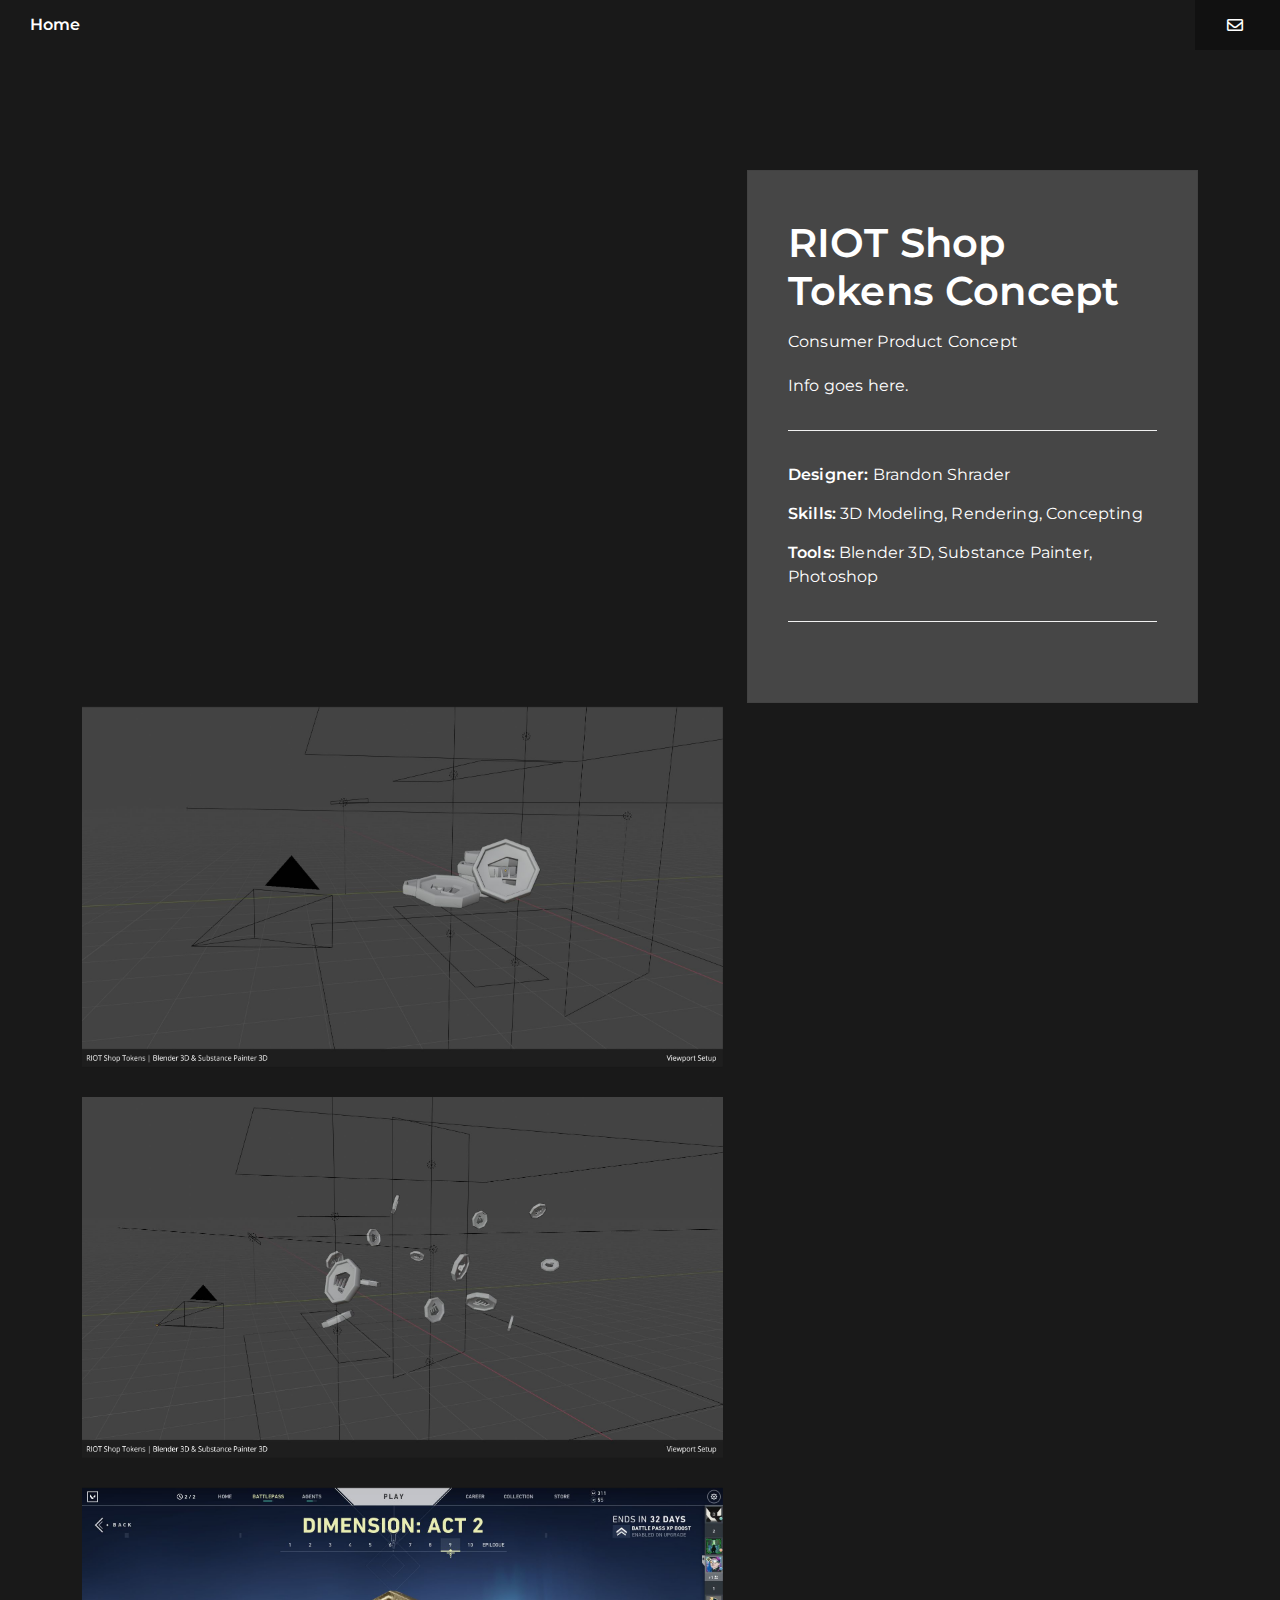
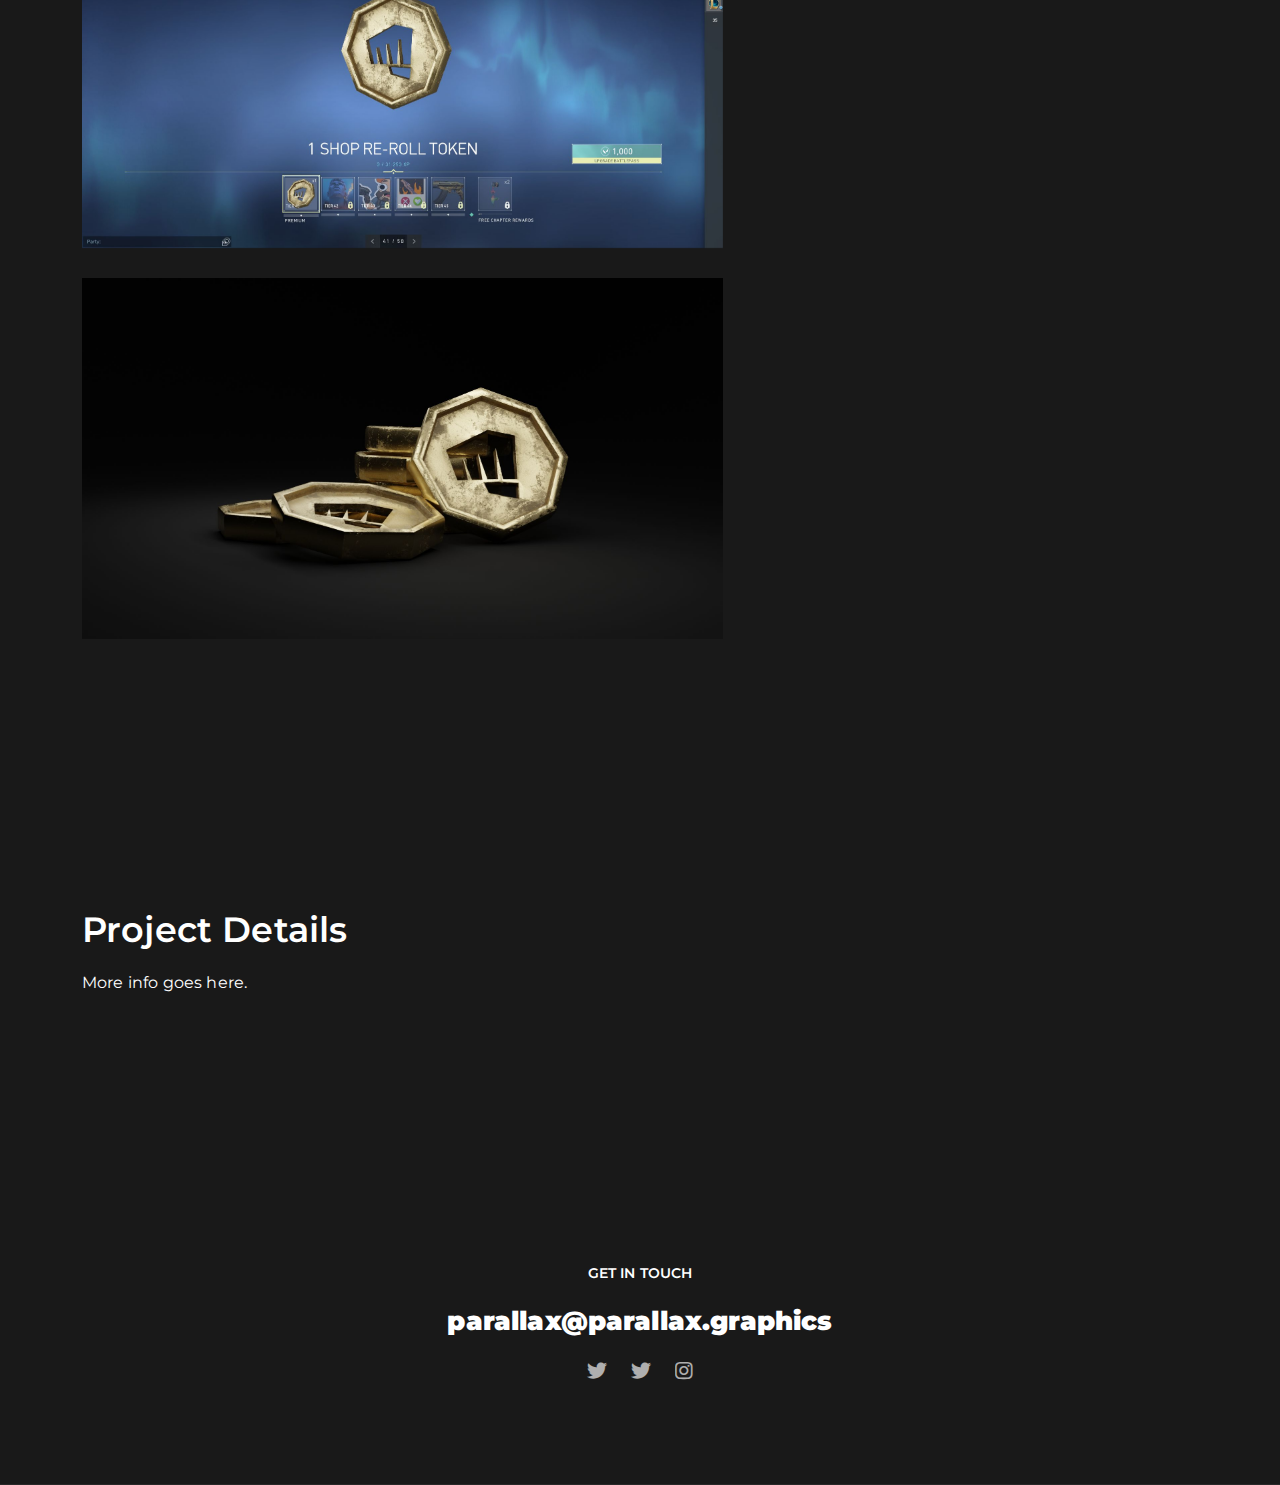
<file: Tokens.html>
<!DOCTYPE html>
<html lang="en">

<head>
    <!-- Meta -->
    <meta charset="utf-8">
    <meta http-equiv="X-UA-Compatible" content="IE=edge">
    <meta name="viewport" content="width=device-width, initial-scale=1, shrink-to-fit=no">
    <meta name="description" content="MIPO - Minimal Portfolio Theme">
    <meta name="author" content="kingstudio.ro">
    <!-- Favicon -->
    <link rel="icon" href="assets/images/favicon.png">
    <!-- Site Title -->
    <title>MIPO - Minimal Portfolio Theme</title>
    <!-- Bootstrap 5 Core CSS -->
    <link href="assets/css/bootstrap.min.css" rel="stylesheet">
    <!-- Custom Styles -->
    <link rel="stylesheet" href="assets/css/animate.min.css">
    <link rel="stylesheet" href="assets/css/aos.css">
    <link rel="stylesheet" href="assets/css/style.css">
    <!-- Fonts -->
    <link rel="stylesheet" href="assets/css/fontawesome-all.min.css" type="text/css">
</head>

<body>

    <div id="loader-wrapper">
        <div id="loader"></div>
        <div class="loader-section section-left"></div>
        <div class="loader-section section-right"></div>
    </div>

    <div id="#top"></div>

    <div id="#top"></div>

    <nav class="navbar navbar-expand-lg navbar-light bg-white">
        <div class="container-fluid">
            <a class="navbar-brand" href="index.html">Home</a>

            <div class="collapse navbar-collapse" id="navbar-toggle-nav-center">
                <!-- <ul class="navbar-nav m-x-auto">
                    <li class="nav-item dropdown">
                        <a class="nav-link dropdown-toggle" href="layout-default.html">HOME</a> -->
                            </div>
                        </div>
                    </li>
                </ul> 
                <ul class="navbar-button p-0 m-0 ml-30">
                    <li class="nav-item">
                        <a href="mailto:parallax@parallax.graphics" class="btn btn-sm btn-primary"><i class="far fa-envelope fs-16 mr-5 va-middle"></i> <span class="va-middle"></span></a>
                    </li>
                </ul>
            </div>
        </div>
    </nav>

    <div class="main-container p-0">
        <section id="project-info" class="lg">
            <div class="container">
                <div class="row">
                    <div class="col-lg-7 tablet-lg-top-30">
                        <iframe src="/assets/images/RIOT Tokens/ShopTokensOptimized.pdf" width="100%" height="500px" class="mb-30">
                        </iframe>
                        <img src="assets/images/RIOT Tokens/TokensViewport1.jpg" alt="" class="mb-30">
                        <img src="assets/images/RIOT Tokens/TokensViewport2.jpg" alt="" class="mb-30">
                        <img src="assets/images/RIOT Tokens/BattlePassMockup.jpg" alt="" class="mb-30">
                        <img src="assets/images/RIOT Tokens/TokensStacked.jpg" alt="" class="mb-30">

                    </div><!-- / column -->

                    <div class="col-lg-5">
                        <div class="promo-box project-info sticky-top top-30">
                            <h2 class="mb-15">RIOT Shop Tokens Concept</h2>
                            <p class="mb-20">Consumer Product Concept</p>
                            <p>Info goes here.</p>

                            <div class="spacer spacer-line-fw border-faded">&nbsp;</div>

                            <ul class="list-unstyled">
                                <li class="fs-16 mb-15 title-color"><span class="fw-medium">Designer:</span> Brandon Shrader </li>
                                <li class="fs-16 mb-15 title-color"><span class="fw-medium">Skills:</span> 3D Modeling, Rendering, Concepting </li>
                                <li class="fs-16 mb-0 title-color"><span class="fw-medium">Tools:</span> Blender 3D, Substance Painter, Photoshop </li>
                            </ul>
                            <div class="spacer spacer-line-fw border-faded">&nbsp;</div>
                        </div><!-- / promo-box -->
                    </div><!-- / column -->
                </div><!-- / row -->
            </div><!-- / container -->
        </section><!-- / project-info -->

        <section id="project-details" class="lg bg-white">
            <div class="container">
                <div class="w-80 mb-50">
                    <h3 class="fw-medium mb-20">Project Details</h3>
                    <p class="mb-0">More info goes here.</p>
            </div><!-- / container -->
        </section><!-- / project-details -->
    </div><!-- main-container -->

    <div class="footer-wrapper bg-body-dark dark">
        <div class="footer-widget-area bg-transparent">
            <div class="container-fluid">
                <div class="row">
                    <div class="col-xl-3">
                        <div class="widget text-center">
                            
                        </div><!-- / widget -->
                    </div><!-- / column -->

                    <div class="col-xl-6">
                        <div class="widget text-center">
                            <h6 class="widget-title mb-20 fs-14 title-color fw-medium">GET IN TOUCH</h6>
                            <a href="mailto:hello@yoursite.com" class="d-block mb-20 fs-26 fw-bold text-white opc-100">parallax@parallax.graphics</a>
                            <p>
                                <a href="https://twitter.com/hllhvnd" class="text-link mr-20"><i class="fs-20 fab fa-twitter"></i></a>
                                <a href="https://twitter.com/Parallax" class="text-link mr-20"><i class="fs-20 fab fa-twitter"></i></a>
                                <a href="https://instagram.com/paraclaps" class="text-link"><i class="fs-20 fab fa-instagram"></i></a>
                            </p>
                        </div><!-- / widget -->
                    </div><!-- / column -->
                </div><!-- / row -->
            </div><!-- / container-fluid -->
        </div><!-- / footer-widget-area -->
    </div><!-- / footer-wrapper -->

    <!-- <footer class="bg-body-dark dark text-center">
        <div class="container-fluid">
            <p class="fs-16">© 2022 MIPO by <a href="https://kingstudio.ro" target="_blank">KingStudio</a></p>
        </div> 
    </footer> -->

    <button type="button" id="back-top" class="btn btn-icon btn-circle btn-outline-secondary bg-body btn-floating raised-sm">
        <i class="fas fa-chevron-up text-primary"></i>
    </button>


    <!-- Core JavaScript -->
    <script src="assets/js/bootstrap.bundle.min.js"></script>
    <script src="assets/js/theme.js"></script>

    <!-- aos -->
    <script src="assets/js/aos.js"></script>
    <script>
        AOS.init({
          duration: 600,
        })
    </script>
    <!-- / aos -->

    <!-- Nav-Scroll -->
    <script src="assets/js/scroll-top.js"></script>
    <!-- / Nav-Scroll -->

    <!-- Jarallax -->
    <script src="assets/js/jarallax.min.js"></script>
    <!-- / Jarallax -->

</body>
</html>
</file>
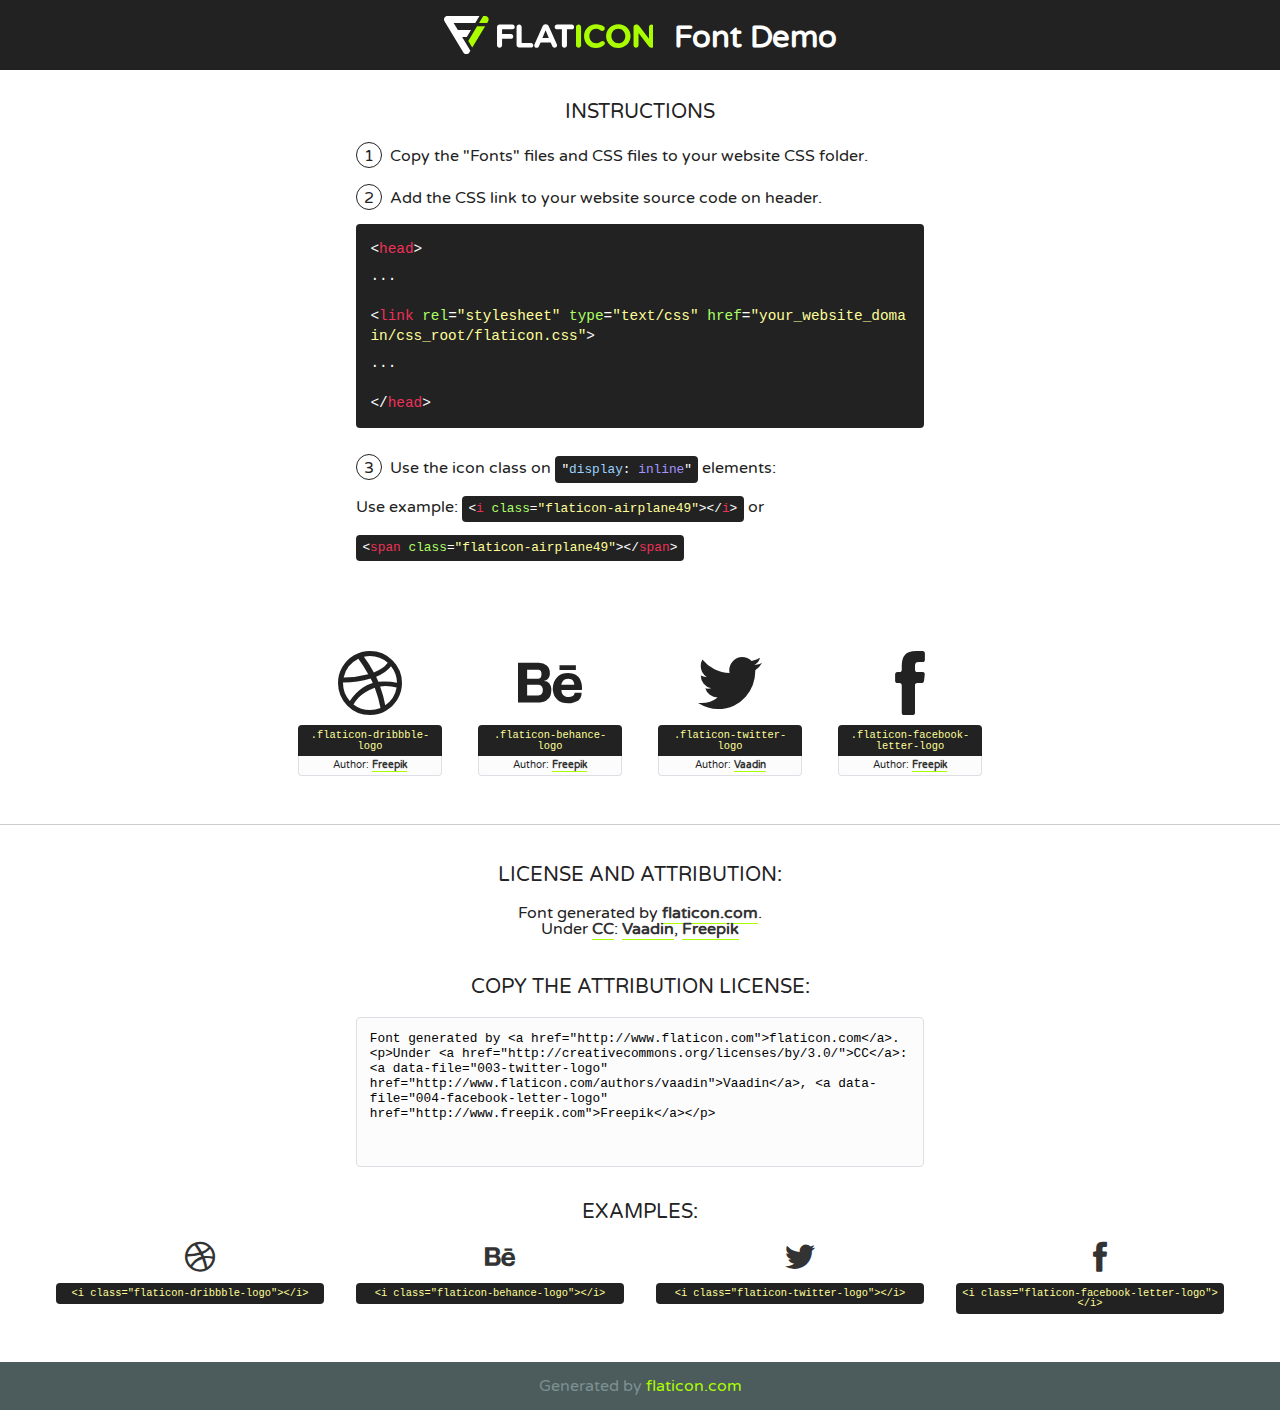
<file: assets/fonts/flat-icon/flaticon.html>
<!DOCTYPE html>
<!--
  Flaticon icon font: Flaticon
  Creation date: 21/06/2017 03:43
-->
<html>
<!DOCTYPE html>
<html>

<head>
    <title>Flaticon WebFont</title>
    <link href="http://fonts.googleapis.com/css?family=Varela+Round" rel="stylesheet" type="text/css" />
    <link rel="stylesheet" type="text/css" href="flaticon.css">
    <meta charset="UTF-8">
    <style>
    html, body, div, span, applet, object, iframe,
    h1, h2, h3, h4, h5, h6, p, blockquote, pre,
    a, abbr, acronym, address, big, cite, code,
    del, dfn, em, img, ins, kbd, q, s, samp,
    small, strike, strong, sub, sup, tt, var,
    b, u, i, center,
    dl, dt, dd, ol, ul, li,
    fieldset, form, label, legend,
    table, caption, tbody, tfoot, thead, tr, th, td,
    article, aside, canvas, details, embed, 
    figure, figcaption, footer, header, hgroup, 
    menu, nav, output, ruby, section, summary,
    time, mark, audio, video {
        margin: 0;
        padding: 0;
        border: 0;
        font-size: 100%;
        font: inherit;
        vertical-align: baseline;
    }
    /* HTML5 display-role reset for older browsers */
    article, aside, details, figcaption, figure, 
    footer, header, hgroup, menu, nav, section {
        display: block;
    }
    body {
        line-height: 1;
    }
    ol, ul {
        list-style: none;
    }
    blockquote, q {
        quotes: none;
    }
    blockquote:before, blockquote:after,
    q:before, q:after {
        content: '';
        content: none;
    }
    table {
        border-collapse: collapse;
        border-spacing: 0;
    }
    body {
        font-family: 'Varela Round', Helvetica, Arial, sans-serif;
        font-size: 16px;
        color: #222;
    }
    a {
        color: #333;
        border-bottom: 1px solid #a9fd00;
        font-weight: bold;
        text-decoration: none;
    }
    * {
        -moz-box-sizing: border-box;
        -webkit-box-sizing: border-box;
        box-sizing: border-box;
        margin: 0;
        padding: 0;
    }
    [class^="flaticon-"]:before, [class*=" flaticon-"]:before, [class^="flaticon-"]:after, [class*=" flaticon-"]:after {
        font-family: Flaticon;
        font-size: 30px;
        font-style: normal;
        margin-left: 20px;
        color: #333;
    }
    .wrapper {
        max-width: 600px;
        margin: auto;
        padding: 0 1em;
    }
    .title {
        font-size: 1.25em;
        text-align: center;
        margin-bottom: 1em;
        text-transform: uppercase;
    }
    header {
        text-align: center;
        background-color: #222;
        color: #fff;
        padding: 1em;
    }
    header .logo {
        width: 210px;
        height: 38px;
        display: inline-block;
        vertical-align: middle;
        margin-right: 1em;
        border: none;
    }
    header strong {
        font-size: 1.95em;
        font-weight: bold;
        vertical-align: middle;
        margin-top: 5px;
        display: inline-block;
    }
    .demo {
        margin: 2em auto;
        line-height: 1.25em;
    }
    .demo ul li {
        margin-bottom: 1em;
    }
    .demo ul li .num {
        color: #222;
        border-radius: 20px;
        display: inline-block;
        width: 26px;
        padding: 3px;
        height: 26px;
        text-align: center;
        margin-right: 0.5em;
        border: 1px solid #222;
    }
    .demo ul li code {
        background-color: #222;
        border-radius: 4px;
        padding: 0.25em 0.5em;
        display: inline-block;
        color: #fff;
        font-family: Consolas,Monaco,Lucida Console,Liberation Mono,DejaVu Sans Mono,Bitstream Vera Sans Mono,Courier New, monospace;
        font-weight: lighter;
        margin-top: 1em;
        font-size: 0.8em;
        word-break: break-all;
    }
    .demo ul li code.big {
        padding: 1em;
        font-size: 0.9em;
    }
    .demo ul li code .red {
        color: #EF3159;
    }
    .demo ul li code .green {
        color: #ACFF65;
    }
    .demo ul li code .yellow {
        color: #FFFF99;
    }
    .demo ul li code .blue {
        color: #99D3FF;
    }
    .demo ul li code .purple {
        color: #A295FF;
    }
    .demo ul li code .dots {
        margin-top: 0.5em;
        display: block;
    }
    #glyphs {
        border-bottom: 1px solid #ccc;
        padding: 2em 0;
        text-align: center;
    }
    .glyph {
        display: inline-block;
        width: 9em;
        margin: 1em;
        text-align: center;
        vertical-align: top;
        background: #FFF;
    }
    .glyph .glyph-icon {
        padding: 10px;
        display: block;
        font-family:"Flaticon";
        font-size: 64px;
        line-height: 1;
    }
    .glyph .glyph-icon:before {
        font-size: 64px;
        color: #222;
        margin-left: 0;
    }
    .class-name {
        font-size: 0.65em;
        background-color: #222;
        color: #fff;
        border-radius: 4px 4px 0 0;
        padding: 0.5em;
        color: #FFFF99;
        font-family: Consolas,Monaco,Lucida Console,Liberation Mono,DejaVu Sans Mono,Bitstream Vera Sans Mono,Courier New, monospace;
    }
    .author-name {
        font-size: 0.6em;
        background-color: #fcfcfd;
        border: 1px solid #DEDEE4;
        border-top: 0;
        border-radius: 0 0 4px 4px;
        padding: 0.5em;
    }
    .class-name:last-child {
        font-size: 10px;
        color:#888;
    }
    .class-name:last-child a {
        font-size: 10px;
        color:#555;
    }
    .class-name:last-child a:hover {
        color:#a9fd00;
    }
    .glyph > input {
        display: block;
        width: 100px;
        margin: 5px auto;
        text-align: center;
        font-size: 12px;
        cursor: text;
    }
    .glyph > input.icon-input {
        font-family:"Flaticon";
        font-size: 16px;
        margin-bottom: 10px;
    }
    .attribution .title {
        margin-top: 2em;
    }
    .attribution textarea {
        background-color: #fcfcfd;
        padding: 1em;
        border: none;
        box-shadow: none;
        border: 1px solid #DEDEE4;
        border-radius: 4px;
        resize: none;
        width: 100%;
        height: 150px;
        font-size: 0.8em;
        font-family: Consolas,Monaco,Lucida Console,Liberation Mono,DejaVu Sans Mono,Bitstream Vera Sans Mono,Courier New, monospace;
        -webkit-appearance: none;
    }
    .iconsuse {
        margin: 2em auto;
        text-align: center;
        max-width: 1200px;
    }
    .iconsuse:after {
        content: '';
        display: table;
        clear: both;
    }
    .iconsuse .image {
        float: left;
        width: 25%;
        padding: 0 1em;
    }
    .iconsuse .image p {
        margin-bottom: 1em;
    }
    .iconsuse .image span {
        display: block;
        font-size: 0.65em;
        background-color: #222;
        color: #fff;
        border-radius: 4px;
        padding: 0.5em;
        color: #FFFF99;
        margin-top: 1em;
        font-family: Consolas,Monaco,Lucida Console,Liberation Mono,DejaVu Sans Mono,Bitstream Vera Sans Mono,Courier New, monospace;
    }
    #footer {
        text-align: center;
        background-color: #4C5B5C;
        color: #7c9192;
        padding: 1em;
    }
    #footer a {
        border: none;
        color: #a9fd00;
        font-weight: normal;
    }
    @media (max-width: 960px) {
        .iconsuse .image {
            width: 50%;
        }
    }
    @media (max-width: 560px) {
        .iconsuse .image {
            width: 100%;
        }
    }
    </style>
</head>

<body class="characters-off">

    <header>
        <a href="http://www.flaticon.com" target="_blank" class="logo">
            <svg version="1.1" xmlns="http://www.w3.org/2000/svg" xmlns:xlink="http://www.w3.org/1999/xlink" xmlns:a="http://ns.adobe.com/AdobeSVGViewerExtensions/3.0/" viewBox="0 0 560.875 102.036" enable-background="new 0 0 560.875 102.036" xml:space="preserve">
                <defs>
                </defs>
                <g>
                    <g class="letters">
                        <path fill="#ffffff" d="M141.596,29.675c0-3.777,2.985-6.767,6.764-6.767h34.438c3.426,0,6.15,2.728,6.15,6.15
                        c0,3.43-2.724,6.149-6.15,6.149h-27.674v13.091h23.719c3.429,0,6.151,2.724,6.151,6.15c0,3.43-2.723,6.149-6.151,6.149h-23.719
                        v17.574c0,3.773-2.986,6.761-6.764,6.761c-3.779,0-6.764-2.989-6.764-6.761V29.675z"></path>
                        <path fill="#ffffff" d="M193.844,29.149c0-3.781,2.985-6.767,6.764-6.767c3.776,0,6.763,2.985,6.763,6.767v42.957h25.039
                        c3.426,0,6.149,2.726,6.149,6.153c0,3.425-2.723,6.15-6.149,6.15h-31.802c-3.779,0-6.764-2.986-6.764-6.768V29.149z"></path>
                        <path fill="#ffffff" d="M241.891,75.71l21.438-48.407c1.492-3.341,4.215-5.357,7.906-5.357h0.792
                        c3.686,0,6.323,2.017,7.815,5.357l21.439,48.407c0.436,0.967,0.701,1.845,0.701,2.723c0,3.602-2.809,6.501-6.414,6.501
                        c-3.161,0-5.269-1.845-6.499-4.655l-4.132-9.661h-27.059l-4.301,10.102c-1.144,2.631-3.426,4.214-6.237,4.214
                        c-3.517,0-6.24-2.81-6.24-6.325C241.1,77.64,241.451,76.677,241.891,75.71z M279.932,58.666l-8.521-20.297l-8.526,20.297H279.932
                        z"></path>
                        <path fill="#ffffff" d="M314.864,35.387H301.86c-3.429,0-6.239-2.813-6.239-6.238c0-3.429,2.811-6.24,6.239-6.24h39.533
                        c3.426,0,6.237,2.811,6.237,6.24c0,3.425-2.811,6.238-6.237,6.238h-13.001v42.785c0,3.773-2.99,6.761-6.764,6.761
                        c-3.779,0-6.764-2.989-6.764-6.761V35.387z"></path>
                        <path fill="#A9FD00" d="M352.615,29.149c0-3.781,2.985-6.767,6.767-6.767c3.774,0,6.761,2.985,6.761,6.767v49.024
                        c0,3.773-2.987,6.761-6.761,6.761c-3.781,0-6.767-2.989-6.767-6.761V29.149z"></path>
                        <path fill="#A9FD00" d="M374.132,53.836v-0.179c0-17.481,13.178-31.801,32.065-31.801c9.22,0,15.459,2.458,20.557,6.238
                        c1.402,1.054,2.637,2.985,2.637,5.357c0,3.692-2.985,6.59-6.681,6.59c-1.845,0-3.071-0.702-4.044-1.319
                        c-3.776-2.813-7.729-4.393-12.562-4.393c-10.364,0-17.831,8.611-17.831,19.154v0.173c0,10.542,7.291,19.329,17.831,19.329
                        c5.715,0,9.492-1.756,13.359-4.834c1.049-0.874,2.458-1.491,4.039-1.491c3.429,0,6.325,2.813,6.325,6.236
                        c0,2.106-1.056,3.78-2.282,4.834c-5.539,4.834-12.036,7.733-21.878,7.733C387.572,85.464,374.132,71.493,374.132,53.836z"></path>
                        <path fill="#A9FD00" d="M433.009,53.836v-0.179c0-17.481,13.79-31.801,32.766-31.801c18.981,0,32.592,14.143,32.592,31.628v0.173
                        c0,17.483-13.785,31.807-32.769,31.807C446.625,85.464,433.009,71.32,433.009,53.836z M484.224,53.836v-0.179
                        c0-10.539-7.725-19.326-18.626-19.326c-10.893,0-18.449,8.611-18.449,19.154v0.173c0,10.542,7.73,19.329,18.626,19.329
                        C476.676,72.986,484.224,64.378,484.224,53.836z"></path>
                        <path fill="#A9FD00" d="M506.233,29.321c0-3.774,2.99-6.763,6.767-6.763h1.401c3.252,0,5.183,1.583,7.029,3.953l26.093,34.265
                        V29.059c0-3.692,2.99-6.677,6.681-6.677c3.683,0,6.671,2.985,6.671,6.677v48.934c0,3.78-2.987,6.765-6.764,6.765h-0.436
                        c-3.257,0-5.188-1.581-7.034-3.953l-27.056-35.492v32.944c0,3.687-2.985,6.676-6.678,6.676c-3.683,0-6.673-2.989-6.673-6.676
                        V29.321z"></path>
                    </g>
                    <g class="insignia">
                        <path fill="#ffffff" d="M48.372,56.137h12.517l11.156-18.537H37.186L25.688,18.539h57.825L94.668,0H9.271
                        C5.925,0,2.842,1.801,1.198,4.716c-1.644,2.907-1.593,6.482,0.134,9.343l50.38,83.501c1.678,2.781,4.689,4.476,7.938,4.476
                        c3.246,0,6.257-1.695,7.935-4.476l2.898-4.804L48.372,56.137z"></path>
                        <g class="i">
                            <path fill="#A9FD00" d="M93.575,18.539h0.031v0.004l21.652,0.004l2.705-4.488c1.727-2.861,1.778-6.436,0.133-9.343
                            C116.454,1.801,113.371,0,110.026,0h-5.294L93.575,18.539z"></path>
                            <polygon fill="#A9FD00" points="88.291,27.356 64.725,66.486 75.519,84.404 109.942,27.356"></polygon>
                        </g>
                    </g>
                </g>
            </svg>
        </a>
        <strong>Font Demo</strong>
    </header>


    <section class="demo wrapper">

        <p class="title">Instructions</p>

        <ul>
            <li>
                <span class="num">1</span>Copy the "Fonts" files and CSS files to your website CSS folder.
            </li>
            <li>
                <span class="num">2</span>Add the CSS link to your website source code on header.
                <code class="big">
                    &lt;<span class="red">head</span>&gt;
                    <br/><span class="dots">...</span>
                    <br/>&lt;<span class="red">link</span> <span class="green">rel</span>=<span class="yellow">"stylesheet"</span> <span class="green">type</span>=<span class="yellow">"text/css"</span> <span class="green">href</span>=<span class="yellow">"your_website_domain/css_root/flaticon.css"</span>&gt;
                    <br/><span class="dots">...</span>
                    <br/>&lt;/<span class="red">head</span>&gt;
                </code>
            </li>

            <li>
                <p>
                    <span class="num">3</span>Use the icon class on <code>"<span class="blue">display</span>:<span class="purple"> inline</span>"</code> elements:
                    <br />
                    Use example: <code>&lt;<span class="red">i</span> <span class="green">class</span>=<span class="yellow">&quot;flaticon-airplane49&quot;</span>&gt;&lt;/<span class="red">i</span>&gt;</code> or <code>&lt;<span class="red">span</span> <span class="green">class</span>=<span class="yellow">&quot;flaticon-airplane49&quot;</span>&gt;&lt;/<span class="red">span</span>&gt;</code>
            </li>
        </ul>

    </section>




   <section id="glyphs">          
    
      
        <div class="glyph"><div class="glyph-icon flaticon-dribbble-logo"></div>
            <div class="class-name">.flaticon-dribbble-logo</div>
            <div class="author-name">Author: <a data-file="001-dribbble-logo" href="http://www.freepik.com">Freepik</a> </div> 
        </div>        
        
        <div class="glyph"><div class="glyph-icon flaticon-behance-logo"></div>
            <div class="class-name">.flaticon-behance-logo</div>
            <div class="author-name">Author: <a data-file="002-behance-logo" href="http://www.freepik.com">Freepik</a> </div> 
        </div>        
        
        <div class="glyph"><div class="glyph-icon flaticon-twitter-logo"></div>
            <div class="class-name">.flaticon-twitter-logo</div>
            <div class="author-name">Author: <a data-file="003-twitter-logo" href="http://www.flaticon.com/authors/vaadin">Vaadin</a> </div> 
        </div>        
        
        <div class="glyph"><div class="glyph-icon flaticon-facebook-letter-logo"></div>
            <div class="class-name">.flaticon-facebook-letter-logo</div>
            <div class="author-name">Author: <a data-file="004-facebook-letter-logo" href="http://www.freepik.com">Freepik</a> </div> 
        </div>        
        

    </section>



    <section class="attribution wrapper"   style="text-align:center;">

      <div class="title">License and attribution:</div><div class="attrDiv">Font generated by <a href="http://www.flaticon.com">flaticon.com</a>. <div><p>Under <a href="http://creativecommons.org/licenses/by/3.0/">CC</a>: <a data-file="003-twitter-logo" href="http://www.flaticon.com/authors/vaadin">Vaadin</a>, <a data-file="004-facebook-letter-logo" href="http://www.freepik.com">Freepik</a></p>  </div>
      </div>
      <div class="title">Copy the Attribution License:</div>

    <textarea onclick="this.focus();this.select();">Font generated by &lt;a href=&quot;http://www.flaticon.com&quot;&gt;flaticon.com&lt;/a&gt;. <p>Under <a href="http://creativecommons.org/licenses/by/3.0/">CC</a>: <a data-file="003-twitter-logo" href="http://www.flaticon.com/authors/vaadin">Vaadin</a>, <a data-file="004-facebook-letter-logo" href="http://www.freepik.com">Freepik</a></p>  
     </textarea>

    </section>

    <section class="iconsuse">

          <div class="title">Examples:</div>            
             
            <div class="image">
                <p>
                    <i class="glyph-icon flaticon-dribbble-logo"></i> 
                    <span>&lt;i class=&quot;flaticon-dribbble-logo&quot;&gt;&lt;/i&gt;</span>
                </p>
            </div>
            
            <div class="image">
                <p>
                    <i class="glyph-icon flaticon-behance-logo"></i> 
                    <span>&lt;i class=&quot;flaticon-behance-logo&quot;&gt;&lt;/i&gt;</span>
                </p>
            </div>
            
            <div class="image">
                <p>
                    <i class="glyph-icon flaticon-twitter-logo"></i> 
                    <span>&lt;i class=&quot;flaticon-twitter-logo&quot;&gt;&lt;/i&gt;</span>
                </p>
            </div>
            
            <div class="image">
                <p>
                    <i class="glyph-icon flaticon-facebook-letter-logo"></i> 
                    <span>&lt;i class=&quot;flaticon-facebook-letter-logo&quot;&gt;&lt;/i&gt;</span>
                </p>
            </div>
                       
        </div>
                            
    </section>

<div id="footer">
    <div>Generated by <a href="http://www.flaticon.com">flaticon.com</a>
    </div>
</div>



</body>
</html>
</file>
<file: assets/fonts/flat-icon/flaticon.css>
/*
  	Flaticon icon font: Flaticon
  	Creation date: 21/06/2017 03:43
  	*/

@font-face {
  font-family: "Flaticon";
  src: url("./Flaticon.eot");
  src: url("./Flaticon.eot?#iefix") format("embedded-opentype"),
       url("./Flaticon.woff") format("woff"),
       url("./Flaticon.ttf") format("truetype"),
       url("./Flaticon.svg#Flaticon") format("svg");
  font-weight: normal;
  font-style: normal;
}

@media screen and (-webkit-min-device-pixel-ratio:0) {
  @font-face {
    font-family: "Flaticon";
    src: url("./Flaticon.svg#Flaticon") format("svg");
  }
}

[class^="flaticon-"]:before, [class*=" flaticon-"]:before,
[class^="flaticon-"]:after, [class*=" flaticon-"]:after {   
  font-family: Flaticon;
        font-size: 20px;
font-style: normal;
margin-left: 20px;
}

.flaticon-dribbble-logo:before { content: "\f100"; }
.flaticon-behance-logo:before { content: "\f101"; }
.flaticon-twitter-logo:before { content: "\f102"; }
.flaticon-facebook-letter-logo:before { content: "\f103"; }
</file>
<file: assets/css/style.css>
/*------- fonts -------*/
@import url("https://cdn.jsdelivr.net/npm/bootstrap-icons@1.7.2/font/bootstrap-icons.css");
@import url("https://fonts.googleapis.com/css2?family=Montserrat:wght@300;400;600;900&display=swap");
/*------- end of fonts -------*/
/*---------- ui ----------*/
.color-box {
  background-color: #2e2e2e;
  border-radius: 0.5rem;
  box-shadow: 0px 5px 18px rgba(0, 0, 0, 0.08);
}

.color-box-holder {
  border-radius: 0.5rem;
}

.color-box-inner:first-child {
  border-bottom: 1px solid rgba(0, 0, 0, 0.2);
  border-top-left-radius: 0.375rem;
  border-top-right-radius: 0.375rem;
}

.color-box-inner:last-child {
  border-bottom-left-radius: 0.375rem;
  border-bottom-right-radius: 0.375rem;
}

.color-box p {
  margin-bottom: 0;
}

/*------- typography -------*/
html, body {
  color: #636363;
  background-color: #fafafa;
  font-size: 16px;
  font-weight: 400;
}

html * {
  -webkit-font-smoothing: antialiased;
  -moz-osx-font-smoothing: grayscale;
}

html {
  height: 100%;
  color: #636363;
  background-color: #2e2e2e;
  font-weight: 300;
  letter-spacing: 0.01rem;
}

*:focus {
  outline: none;
  -moz-box-shadow: none;
  -webkit-box-shadow: none;
  box-shadow: none;
}

.container.boxed {
  width: 100% !important;
  max-width: 1300px;
}

.container.full-width {
  width: 100% !important;
  padding-left: 30px;
  padding-right: 30px;
}

.content {
  background: #2e2e2e;
  padding: 30px 65px;
}

h1, h2, h3, h4, h5, h6 {
  color: #fff;
  font-family: "Montserrat", sans-serif;
  letter-spacing: 0.01rem;
  margin-top: 0;
  font-weight: 600;
}

h1, .h1 {
  font-size: 3rem;
}

h2, .h2 {
  font-size: 2.5rem;
}

h3, .h3 {
  font-size: 2.2rem;
}

h4, .h4 {
  font-size: 1.85rem;
}

h5, .h5 {
  font-size: 1.6rem;
}

h6, .h6 {
  font-size: 1.325rem;
}

html, body, a, p, ul, ol, li, div {
  font-family: "Montserrat", sans-serif;
}

a {
  color: #111;
  -moz-transition: 0.2s ease-in-out;
  -o-transition: 0.2s ease-in-out;
  -webkit-transition: 0.2s ease-in-out;
  -ms-transition: 0.2s ease-in-out;
  transition: 0.2s ease-in-out;
  letter-spacing: 0.01rem;
  outline: 0 !important;
  text-decoration: none;
}

a:hover, a:active, a:focus {
  color: #ed2324;
  text-decoration: none;
}

.text-link, .text-link:focus {
  color: #636363;
}

.text-link:hover {
  color: #111;
}

.title-link, .title-link:focus {
  color: ##ed2324;
}

.title-link:hover {
  color: #636363;
}

p {
  font-family: "Montserrat", sans-serif !important;
  font-weight: 400;
  font-size: 1rem;
  color: #fff;
  letter-spacing: 0.01rem;
  margin-bottom: 15px;
}

ul {
  list-style: none;
  padding: 0;
}

ul, ol {
  padding-left: 20px;
  margin-top: 0;
  margin-bottom: 15px;
}

ol li {
  margin-bottom: 7px;
}

li {
  color: #636363;
  font-size: 1rem;
  letter-spacing: 0.01rem;
}

ul li:last-child, ol li:last-child {
  margin-bottom: 0;
}

img {
  -webkit-backface-visibility: hidden !important;
  background: transparent;
}

pre {
  color: #636363;
  font-size: 1rem;
  background-color: #2e2e2e;
  border-left: 3px solid #111;
  padding: 15px;
  white-space: pre-line;
}

label {
  font-size: 1rem;
}

.list-featured {
  list-style: none;
  padding: 0;
}

.list-featured li {
  position: relative;
  padding-left: 13px;
  margin-bottom: 10px;
}

.list-featured li:before {
  position: absolute;
  display: block;
  content: "";
  width: 6px;
  height: 6px;
  border-radius: 50%;
  left: 0;
  top: 8px;
  background-color: #111;
}

.list-icon li, .list-icon a {
  position: relative;
  padding-left: 23px;
  margin-bottom: 15px;
}

.list-icon li:before, .list-icon a:before {
  color: #636363;
  position: absolute;
  top: 0;
  left: 0;
  font-size: 0.875rem;
  font-family: 'Font Awesome 5 Free';
  font-weight: 900;
  line-height: 1.325rem;
}

.list-has-link li {
  padding-left: 0;
}

.media-list {
  padding-left: 0;
}

.list-has-link li:before {
  display: none;
}

.list-icon.list-arrow li:before, .list-icon.list-arrow a:before {
  content: "\f054";
}

.list-icon.list-check li:before, .list-icon.list-check a:before {
  content: "\f00c";
  top: 3px;
}

.list-icon.list-close li:before, .list-icon.list-close a:before {
  content: "\f00d";
}

.list-icon.list-bullet li:before, .list-icon.list-bullet a:before {
  content: "\f192";
  top: 2px;
}

.list-icon.list-star li:before, .list-icon.list-star a:before {
  content: "\f005";
}

.list-icon.list-dollar li:before, .list-icon.list-dollar a:before {
  content: "\f155";
}

.list-secondary li:before, .list-secondary a:before {
  color: #c2c2c2;
}

.list-primary li:before, .list-primary a:before {
  color: #111;
}

.list-success li:before, .list-success a:before {
  color: #2cb34c;
}

.list-info li:before, .list-info a:before {
  color: #0978f5;
}

.list-warning li:before, .list-warning a:before {
  color: #e5a12b;
}

.list-danger li:before, .list-danger a:before {
  color: #d72f40;
}

.list-media > .list-item {
  display: block;
}

.list-media .media-img {
  position: relative;
  float: left;
}

.list-media .media-img img {
  max-width: 55px;
  height: auto;
  text-align: center;
  border-radius: 0;
}

.list-media .info {
  padding-left: 65px;
  min-height: 45px;
  height: auto;
  position: relative;
}

.list-media .info .sub-title {
  display: block;
  font-size: 0.75rem;
}

.list-media-content {
  position: relative;
  float: left;
  font-size: 0.875rem;
  line-height: 47px;
  height: 45px;
  width: 45px;
  text-align: center;
  border-radius: 50%;
  margin-right: 6px;
}

.list-media .info .list-checkbox {
  position: absolute;
  top: 50%;
  right: 0;
  transform: translateY(-28px);
  -webkit-transform: translateY(-28px);
  -moz-transform: translateY(-28px);
  -o-transform: translateY(-28px);
  -ms-transform: translateY(-28px);
}

.flex-list .list-media > .list-item {
  display: flex;
  align-items: center;
}

.flex-list .list-media .media-img {
  position: relative;
  float: none;
}

.flex-list .list-media .media-img img {
  max-width: 70px;
}

.flex-list .list-media .info .title {
  font-size: 1.25rem;
  font-weight: 600;
}

.flex-list .list-media .info .sub-title {
  font-size: 0.75rem;
}

.flex-list .list-media .info {
  padding-left: 15px;
}

.flex-list .list-group-item {
  border: none;
}

.flex-list.order-list .list-media .media-img img {
  max-width: 125px;
}

.list-order {
  margin-top: 10px;
}

.list-order .qty {
  max-height: 40px;
  max-width: 50px;
  margin-right: 0;
}

.list-media-secondary {
  color: #636363;
  background-color: #c2c2c2;
}

.list-media-primary {
  color: #fff;
  background-color: #111;
}

.list-media-success {
  color: #fff;
  background-color: #2cb34c;
}

.list-media-info {
  color: #fff;
  background-color: #0978f5;
}

.list-media-warning {
  color: #fff;
  background-color: #e5a12b;
}

.list-media-danger {
  color: #fff;
  background-color: #d72f40;
}

.list-group-item:first-child {
  border-top-left-radius: 0px;
  border-top-right-radius: 0px;
}

.list-group-item:last-child {
  margin-bottom: 0 !important;
  border-bottom-right-radius: 0px;
  border-bottom-left-radius: 0px;
}

a.list-group-item:last-child {
  margin-bottom: -1px !important;
}

.list-group-item {
  background-color: #fff;
  margin-bottom: -1px !important;
  padding: 1rem 1.25rem;
  border: 1px solid #f1f1f1;
}

.list-group-item-primary {
  color: #fff !important;
  background-color: #111 !important;
}

.list-group-item-primary:hover {
  color: #fff !important;
  background-color: #000 !important;
}

.list-group-item-secondary {
  color: #636363 !important;
  background-color: #c2c2c2 !important;
}

.list-group-item-secondary:hover {
  color: #636363 !important;
  background-color: #848484 !important;
}

.list-group-item-success {
  color: #fff !important;
  background-color: #2cb34c !important;
}

.list-group-item-success:hover {
  color: #fff !important;
  background-color: #12812c !important;
}

.list-group-item-info {
  color: #fff !important;
  background-color: #0978f5 !important;
}

.list-group-item-info:hover {
  color: #fff !important;
  background-color: #005bc1 !important;
}

.list-group-item-warning {
  color: #fff !important;
  background-color: #e5a12b !important;
}

.list-group-item-warning:hover {
  color: #fff !important;
  background-color: #c27d04 !important;
}

.list-group-item-danger {
  color: #fff !important;
  background-color: #d72f40 !important;
}

.list-group-item-danger:hover {
  color: #fff !important;
  background-color: #9b1421 !important;
}

.list-group-item-light {
  color: #636363 !important;
  background-color: #f1f1f1 !important;
}

.list-group-item-light:hover {
  color: #636363 !important;
  background-color: #e6e6e6 !important;
}

.list-group-item-dark {
  color: #fff !important;
  background-color: #515151 !important;
}

.list-group-item-dark:hover {
  color: #fff !important;
  background-color: #303030 !important;
}

.list-icon .list-group-item {
  padding-left: 3rem !important;
}

.list-icon li.list-group-item:before, .list-icon a.list-group-item:before {
  top: 1.325rem;
  left: 1.5rem;
}

.list-group-item-action {
  color: #636363;
}

.list-group-item-action:focus, .list-group-item-action:hover {
  background-color: #c2c2c2;
}

/*--- topics list group ---*/
.topics-list {
  border-radius: 0;
  box-shadow: 0px 3px 12px rgba(0, 0, 0, 0.05);
}

.topics-list .list-header a {
  border-top-left-radius: 0;
  border-top-right-radius: 0;
}

.topics-list a.list-group-item {
  margin-bottom: 0 !important;
}

.topics-list .topic-list-item:last-child a.list-group-item {
  border-bottom-left-radius: 0;
  border-bottom-right-radius: 0;
}

.topics-list .list-group-item {
  padding: 1.75rem;
  border: none;
  border-bottom: 1px solid #f1f1f1;
}

.topics-list .list-header .list-group-item {
  padding: 1.5rem 1.75rem;
}

.topics-list .list-group-item-action:focus, .topics-list .list-group-item-action:hover {
  background-color: rgba(250, 250, 250, 0.25);
}

.topics-list .list-header a {
  background-color: rgba(250, 250, 250, 0.75);
  pointer-events: none;
}

.topics-list .title {
  color: #000;
  font-size: 16px;
  font-weight: 600;
  transition: all 0.2s ease-in-out;
}

.topics-list a:hover .title {
  color: #111;
}

/*--- end of topics list group ---*/
.blockquote {
  background: #111;
  color: #fff;
  border: none;
  border-left: none;
  padding: 1.75rem 1.75rem;
  border-radius: 0.125rem;
  position: relative;
  overflow: hidden;
}

.blockquote-reverse {
  background: #f1f1f1;
  border: none;
  border-left: none;
  border-right: none;
  padding: 1.75rem 1.5rem;
  border-radius: 0;
}

blockquote p {
  font-size: 0.875rem;
  font-weight: 400;
  color: #fff;
}

.blockquote-footer {
  color: #636363;
  background: transparent;
  font-size: 70%;
  border: 0;
  margin-top: 0;
  padding-top: 10px;
  padding-bottom: 0;
}

.blockquote-bg-icon {
  font-size: 36px;
  color: #ddd;
  width: 100px;
  height: 100px;
  line-height: 96px !important;
  text-align: center;
  position: absolute;
  top: -17px;
  left: -5px;
  z-index: 1;
  border: 6px solid #ddd;
  border-radius: 0;
  opacity: 0.2;
  transform: rotate(-17deg);
}

.blockquote-content.has-icon p {
  color: #fff;
  position: relative;
  z-index: 2;
}

cite {
  color: #848484;
  font-size: 0.8rem;
}

.mark, mark {
  background-color: #848484;
}

b, strong {
  font-weight: 900 !important;
}

.text-uppercase {
  text-transform: uppercase !important;
}

.lead {
  font-size: 1.125rem;
  font-weight: 400;
}

form label {
  color: #000;
  font-size: 0.875rem;
  font-weight: 900;
  display: inline-block;
  margin-bottom: .25rem;
}

.caption {
  font-size: .9rem;
}

.caption-sm {
  font-size: .625rem;
  white-space: nowrap;
  overflow: hidden;
  text-overflow: ellipsis;
  margin-top: .5rem;
}

.ratings i {
  color: #fdcc08;
}

/*--- custom typography ---*/
.section-title {
  margin-bottom: 15px;
}

.section-sub-title {
  color: #636363;
  font-family: "Montserrat", sans-serif;
  font-size: 1.2rem;
  padding-top: 10px;
  border-top: 1px solid #111;
  width: max-content;
  opacity: 0.75;
}

.section-title-area {
  position: relative;
  z-index: 1;
}

.text-center .section-sub-title {
  margin: 0 auto;
}

.text-right .section-sub-title {
  margin-left: auto;
  margin-right: 0;
}

.fa {
  vertical-align: middle;
}

/*--- end of custom typography *---/

/*------- end of typography -------*/
/*------- tables -------*/
table {
  background: #fff;
  border: 1px solid #f1f1f1 !important;
  border-radius: 0px !important;
}

.table > :not(caption) > * > * {
  box-shadow: none;
}

.table thead th {
  font-weight: 600;
  vertical-align: bottom;
  border-bottom: 1px solid #f1f1f1 !important;
}

tr.last-table-row td {
  border-bottom: 0;
}

.table .thead-light {
  color: #636363;
  background-color: #fff;
  border: none;
  border-top-left-radius: 0px;
  border-top-right-radius: 0px;
}

.table thead {
  border-top-left-radius: 1rem;
  border-top-right-radius: 1rem;
}

.table td, .table th {
  padding: 1.25rem;
  vertical-align: top;
  border-top: none;
  border-right: 1px solid #f1f1f1 !important;
  -moz-transition: 0.2s ease-in-out;
  -o-transition: 0.2s ease-in-out;
  -webkit-transition: 0.2s ease-in-out;
  -ms-transition: 0.2s ease-in-out;
  transition: 0.2s ease-in-out;
}

.table tr {
  border-color: rgba(0, 0, 0, 0.05);
  -moz-transition: 0.2s ease-in-out;
  -o-transition: 0.2s ease-in-out;
  -webkit-transition: 0.2s ease-in-out;
  -ms-transition: 0.2s ease-in-out;
  transition: 0.2s ease-in-out;
}

.table-inverse {
  color: #fff;
  background-color: #303030;
}

.table-inverse td, .table-inverse th, .table-inverse thead th {
  border-color: #fff;
}

.thead-default th {
  color: #636363;
  background-color: #f1f1f1;
}

.thead-inverse th {
  color: #fff;
  background-color: #111;
}

.thead-dark th {
  color: #fff;
  background-color: #232323;
}

.table-striped tbody tr:nth-of-type(odd) {
  background-color: #f1f1f1;
}

.table-striped tbody tr:nth-of-type(odd) th, .table-striped tbody tr:nth-of-type(odd) td {
  border-color: #e6e6e6 !important;
}

.table-striped.table-inverse tbody tr:nth-of-type(odd) {
  background-color: #000;
}

.table-bordered td, .table-bordered th {
  border: 1px solid #f1f1f1;
}

.table-dark tbody tr:hover {
  background-color: #f1f1f1;
}

.table-active, .table-active > td, .table-active > th {
  background-color: #f1f1f1;
}

.table-dark .table-active:hover {
  background-color: #f1f1f1;
}

.table-dark .table-active:hover > td, .table-dark .table-active:hover > th {
  background-color: #f1f1f1;
}

.table-dark.table-inverse tbody tr:hover {
  background-color: #000;
}

.table-inverse .table-active, .table-inverse .table-active > td, .table-inverse .table-active > th {
  background-color: #000;
}

.table-dark.table-inverse .table-active:hover {
  background-color: #000;
}

.table-dark.table-inverse .table-active:hover > td, .table-dark.table-inverse .table-active:hover > th {
  background-color: #000;
}

.table-primary, .table-primary > td, .table-primary > th {
  background-color: #111;
}

.table-primary:hover {
  background-color: #000;
}

.table-hover .table-primary:hover > td, .table-hover .table-primary:hover > th {
  background-color: #000;
}

.table-dark .table-primary:hover {
  background-color: #000;
}

.table-dark .table-primary:hover > td, .table-dark .table-primary:hover > th {
  background-color: #000;
}

.table-secondary, .table-secondary > td, .table-secondary > th {
  background-color: #c2c2c2;
}

.table-secondary:hover {
  background-color: #848484;
}

.table-hover .table-secondary:hover > td, .table-hover .table-secondary:hover > th {
  background-color: #848484;
}

.table-dark .table-secondary:hover {
  background-color: #848484;
}

.table-dark .table-secondary:hover > td, .table-dark .table-secondary:hover > th {
  background-color: #848484;
}

.table-success, .table-success > td, .table-success > th {
  background-color: #2cb34c;
}

.table-success:hover {
  background-color: #12812c;
}

.table-hover .table-success:hover > td, .table-hover .table-success:hover > th {
  background-color: #12812c;
}

.table-dark .table-success:hover {
  background-color: #12812c;
}

.table-dark .table-success:hover > td, .table-dark .table-success:hover > th {
  background-color: #12812c;
}

.table-info, .table-info > td, .table-info > th {
  background-color: #0978f5;
}

.table-info:hover {
  background-color: #005bc1;
}

.table-hover .table-info:hover > td, .table-hover .table-info:hover > th {
  background-color: #005bc1;
}

.table-dark .table-info:hover {
  background-color: #005bc1;
}

.table-dark .table-info:hover > td, .table-dark .table-info:hover > th {
  background-color: #005bc1;
}

.table-warning, .table-warning > td, .table-warning > th {
  background-color: #e5a12b;
}

.table-warning:hover {
  background-color: #c27d04;
}

.table-hover .table-warning:hover > td, .table-hover .table-warning:hover > th {
  background-color: #c27d04;
}

.table-dark .table-warning:hover {
  background-color: #c27d04;
}

.table-dark .table-warning:hover > td, .table-dark .table-warning:hover > th {
  background-color: #c27d04;
}

.table-danger, .table-danger > td, .table-danger > th {
  background-color: #d72f40;
}

.table-danger:hover {
  background-color: #9b1421;
}

.table-hover .table-danger:hover > td, .table-hover .table-danger:hover > th {
  background-color: #9b1421;
}

.table-dark .table-danger:hover {
  background-color: #9b1421;
}

.table-dark .table-danger:hover > td, .table-dark .table-danger:hover > th {
  background-color: #9b1421;
}

/*--- custom tables ---*/
.table-xl > tbody > tr > td, .table-xl > tbody > tr > th, .table-xl > thead > tr > td, .table-xl > thead > tr > th {
  padding: 1.25rem;
  line-height: 1.15rem;
  vertical-align: middle;
}

.table-xl .checkbox label::before {
  margin-top: -17px;
  margin-left: 0;
}

.table-xl .checkbox label::after {
  margin-top: -13px;
  margin-left: 9px;
}

.table-remove {
  color: #d72f40;
  font-size: 1.25rem;
  transition: 0.2s ease-in-out;
}

.table-remove:hover {
  color: #9b1421;
}

/*------- end of tables -------*/
/*------- alerts-badges-toasts -------*/
/*--- alerts ---*/
.alert {
  font-size: 0.875rem;
  padding: 25px 30px;
  margin-bottom: 15px;
  border: none;
  border-radius: 0.125rem;
  transition: 0.2s ease-in-out;
}

.alert-dismissible {
  padding-right: 60px;
}

.alert-dismissible .btn-close {
  color: #000;
  opacity: 0.5;
  position: absolute;
  top: 0;
  right: 0;
  z-index: 2;
  padding: 0 30px;
  height: 100%;
  box-shadow: none;
  border: none;
  transition: 0.2s ease-in-out;
}

.alert-dismissible .btn-close:hover {
  opacity: 1;
}

.alert-icon {
  line-height: 1;
  vertical-align: middle;
}

.alert-primary {
  background-color: #111;
  border-color: #000;
  color: #fff;
}

.alert-primary-gradient {
  background-color: linear-gradient(180deg, #111 0%, #000 100%);
  border: none !important;
  color: #fff;
}

.alert-secondary {
  background-color: #c2c2c2;
  border-color: #848484;
  color: #636363;
}

.alert-secondary-gradient {
  background-color: linear-gradient(180deg, #c2c2c2 0%, #848484 100%);
  border: none !important;
  color: #636363;
}

.alert-success {
  background-color: #2cb34c;
  border-color: #12812c;
  color: #fff;
}

.alert-success-gradient {
  color: #fff;
  background: linear-gradient(180deg, #2cb34c 0%, #12812c 100%) !important;
  border: none !important;
}

.alert-success .close, .alert-success-gradient .close {
  color: #12812c;
}

.alert-info {
  background-color: #0978f5;
  border-color: #005bc1;
  color: #fff;
}

.alert-info-gradient {
  color: #fff;
  background: linear-gradient(180deg, #0978f5 0%, #005bc1 100%) !important;
  border: none !important;
}

.alert-info .close, .alert-info-gradient .close {
  color: #005bc1;
}

.alert-warning {
  background-color: #e5a12b;
  border-color: #c27d04;
  color: #fff;
}

.alert-warning .close, .alert-warning-gradient .close {
  color: #c27d04;
}

.alert-warning-gradient {
  color: #fff;
  background: linear-gradient(180deg, #e5a12b 0%, #c27d04 100%) !important;
  border: none !important;
}

.alert-danger {
  background-color: #d72f40;
  border-color: #9b1421;
  color: #fff;
}

.alert-danger .close, .alert-danger-gradient .close {
  color: #9b1421;
}

.alert-danger-gradient {
  color: #fff;
  background: linear-gradient(180deg, #d72f40 0%, #9b1421 100%) !important;
  border: none !important;
}

.alert .close {
  background-color: transparent;
  border: none;
  -moz-transition: 0.2s ease-in-out;
  -o-transition: 0.2s ease-in-out;
  -webkit-transition: 0.2s ease-in-out;
  transition: 0.2s ease-in-out;
}

.alert .close:hover {
  color: #000 !important;
  opacity: 0.8;
}

/*--- end of alerts ---*/
/*--- badges ---*/
.badge {
  color: #fff;
  font-size: 65%;
  font-weight: 900;
  line-height: 1.5rem;
  border-radius: 0.1875rem;
  padding: 4px 20px;
  transition: all 0.2s ease;
}

.badge-pill {
  border-radius: 10rem;
}

.badge-primary {
  background-color: #111;
}

.badge-primary-gradient {
  background: linear-gradient(180deg, #111 0%, #000 100%);
}

.badge-outline-primary {
  color: #111;
  background-color: transparent;
  border: 1px solid #111;
}

a.badge-outline-primary:hover, a .badge-outline-primary:hover {
  color: #fff;
  background-color: #111;
  border: 1px solid #111;
}

.badge-secondary {
  color: #fff;
  background-color: #c2c2c2;
}

.badge-secondary-gradient {
  color: #fff;
  background: linear-gradient(180deg, #c2c2c2 0%, #848484 100%);
}

.badge-outline-secondary {
  color: #c2c2c2;
  background-color: transparent;
  border: 1px solid #c2c2c2;
}

a.badge-outline-secondary:hover, a .badge-outline-secondary:hover {
  color: #fff;
  background-color: #c2c2c2;
  border: 1px solid #c2c2c2;
}

.badge-success {
  background: #2cb34c;
}

.badge-success-gradient {
  background: linear-gradient(180deg, #2cb34c 0%, #12812c 100%);
}

.badge-outline-success {
  color: #2cb34c;
  background-color: transparent;
  border: 1px solid #2cb34c;
}

a.badge-outline-success:hover, a .badge-outline-success:hover {
  color: #fff;
  background-color: #2cb34c;
  border: 1px solid #2cb34c;
}

.badge-info {
  background-color: #0978f5;
}

.badge-info-gradient {
  background: linear-gradient(180deg, #0978f5 0%, #005bc1 100%);
}

.badge-outline-info {
  color: #0978f5;
  background-color: transparent;
  border: 1px solid #0978f5;
}

a.badge-outline-info:hover, a .badge-outline-info:hover {
  color: #fff;
  background-color: #0978f5;
  border: 1px solid #0978f5;
}

.badge-warning {
  background-color: #e5a12b;
}

.badge-warning-gradient {
  background: linear-gradient(180deg, #e5a12b 0%, #c27d04 100%);
}

.badge-outline-warning {
  color: #e5a12b;
  background-color: transparent;
  border: 1px solid #e5a12b;
}

a.badge-outline-warning:hover, a .badge-outline-warning:hover {
  color: #fff;
  background-color: #e5a12b;
  border: 1px solid #e5a12b;
}

.badge-danger {
  background-color: #d72f40;
}

.badge-danger-gradient {
  background: linear-gradient(180deg, #d72f40 0%, #9b1421 100%);
}

.badge-outline-danger {
  color: #d72f40;
  background-color: transparent;
  border: 1px solid #d72f40;
}

a.badge-outline-danger:hover, a .badge-outline-danger:hover {
  color: #fff;
  background-color: #d72f40;
  border: 1px solid #d72f40;
}

/*-- end of badges ---*/
/*--- toasts ---*/
.toast {
  width: 350px;
  max-width: 100%;
  font-size: .875rem;
  pointer-events: auto;
  background: #fff;
  background-clip: padding-box;
  border: none;
  box-shadow: 0px 2px 8px rgba(0, 0, 0, 0.05);
  border-radius: 0.125rem;
}

.toast-header {
  color: #000;
  font-size: 1rem;
  background: transparent;
  padding: 1rem 1.5rem 0 1.5rem;
  border-bottom: #f1f1f1;
  border-top-left-radius: 0.125rem;
  border-top-right-radius: 0.125rem;
}

.toast-header small {
  font-size: 0.75rem;
  font-weight: 600;
  color: #c2c2c2;
}

.toast .btn-close {
  box-sizing: content-box;
  width: 5px;
  height: 5px;
  box-shadow: none !important;
  border: none !important;
  opacity: .75;
}

.toast-body {
  padding: 1rem 1.5rem;
  background: transparent;
}

.toast.notification {
  padding-top: 0.5rem;
  padding-bottom: 0.5rem;
}

.toast.notification .btn-close {
  position: absolute;
  top: 50%;
  right: 1.5rem;
  transform: translateY(-50%);
}

.notification-content {
  padding-right: 2.5rem;
}

/*--- end of toasts --*/
/*------- end of alerts-badges-toasts -------*/
/*------- buttons -------*/
.btn {
  font-family: "Montserrat", sans-serif;
  color: #666666;
  font-weight: 600;
  font-size: 1rem;
  line-height: 1.5;
  letter-spacing: 0.02rem;
  border: 2px solid transparent;
  border-radius: 0;
  padding: 0.875rem 2rem;
  white-space: nowrap;
  box-shadow: none;
  transition: all 0.2s ease-in-out;
}

.btn:focus, button.btn:focus {
  outline: none !important;
  box-shadow: none !important;
}

button:focus, button:active {
  outline: none !important;
  box-shadow: none !important;
}

.btn:hover, .btn:active {
  cursor: pointer;
  box-shadow: none;
}

[class*="btn-gradient"] {
  padding: 1rem 2.25rem;
}

a.btn, a.btn-social {
  display: inline-block;
}

.btn-group-lg > .btn, .btn-lg {
  padding: 0.875rem 3rem;
  font-size: 1.125rem;
  line-height: 1.875rem;
  border-radius: 0;
}

[class*="btn-group-lg btn-gradient"], [class*="btn-lg btn-gradient"] {
  padding: 1rem 3.25rem;
}

.btn-group-sm > .btn, .btn-sm {
  padding: 0.75rem 1.875rem;
  font-size: 0.875rem;
  line-height: 1.475;
  border-radius: 0;
  box-shadow: none;
}

.btn-group-sm > .btn:hover, .btn-sm:hover {
  box-shadow: none;
}

[class*="btn-group-sm btn-gradient"], [class*="btn-sm btn-gradient"] {
  padding: 1rem 2.25rem;
}

.btn-group-xs > .btn, .btn-xs {
  padding: 0.375rem 1.25rem;
  font-size: 0.675rem;
  line-height: 1.5rem;
  border-radius: 0;
  box-shadow: none;
}

.btn-group-xs > .btn:hover, .btn-xs:hover {
  box-shadow: none;
}

[class*="btn-group-xs btn-gradient"], [class*="btn-xs btn-gradient"] {
  padding: 0.5rem 1.575rem;
}

.btn .bi {
  vertical-align: -1px;
}

.btn i.fas, .btn i.far, .btn i.fab {
  font-size: 0.875rem;
}

.btn-lg i.fas, .btn-lg i.far, .btn-lg i.fab {
  font-size: 1rem;
}

.btn-sm i.fas, .btn-sm i.far, .btn-sm i.fab {
  font-size: 0.75rem;
}

.btn-xs i.fas, .btn-xs i.far, .btn-xs i.fab {
  font-size: 0.5rem;
}

.btn-wide {
  min-width: 10rem;
}

.btn-icon {
  display: inline-block;
  width: 52px;
  height: 52px;
  max-width: 52px !important;
  max-height: 52px !important;
  min-width: auto;
  vertical-align: middle;
  line-height: 52px;
  padding: 0 !important;
}

.btn-icon span, .btn-icon i {
  display: block;
  line-height: 52px;
  margin-top: -1px;
  margin-right: -1px;
}

.btn-circle {
  border-radius: 50% !important;
}

.btn-icon.btn-no-border i, .btn-icon.btn-no-border span {
  margin-top: 0;
}

.btn-lg.btn-icon, .btn-lg.btn-circle {
  width: 62px;
  height: 62px;
  max-width: 62px !important;
  max-height: 62px !important;
  font-size: 18px;
  line-height: 62px;
}

.btn-lg.btn-icon span, .btn-lg.btn-icon i {
  line-height: 62px;
}

.btn-sm.btn-icon, .btn-sm.btn-circle {
  width: 48px;
  height: 48px;
  max-width: 48px !important;
  max-height: 48px !important;
  font-size: 14px;
  line-height: 48px;
}

.btn-sm.btn-icon span, .btn-sm.btn-icon i {
  line-height: 48px;
}

.btn-xs.btn-icon {
  width: 40px;
  height: 40px;
  max-width: 40px !important;
  max-height: 40px !important;
  font-size: 16px;
  line-height: 36px;
}

.btn-xs.btn-icon span, .btn-xs.btn-icon i {
  line-height: 40px;
}

.btn-xs.btn-icon i.fas, .btn-xs.btn-icon i.far, .btn-xs.btn-icon i.fab {
  font-size: 0.75rem;
}

.btn-xs.btn-icon i.bi-x {
  font-size: 20px;
  line-height: 32px;
}

.btn-xs.btn-icon i.bi-pencil {
  line-height: 34px;
}

.btn.btn-w-icon .md-icon.dp16 {
  line-height: 1.5rem;
}

.btn.dropdown-toggle::after {
  font-size: 10px !important;
  line-height: 0;
  position: relative;
  display: inline-block;
  margin-left: 0.5rem;
  top: 0;
  vertical-align: middle;
  transform: none;
}

.dropup .btn.dropdown-toggle::after {
  font-size: 10px !important;
  line-height: 0;
  position: relative;
  display: inline-block;
  margin-left: 0.5rem;
  top: 0;
  vertical-align: middle;
  transform: rotateX(180deg);
}

.input-group-btn .btn::after {
  top: 0;
}

.input-group .overlapping-btn {
  right: 2px !important;
}

.nav-item .input-group .overlapping-btn {
  right: 0 !important;
}

.overlapping-btn {
  position: absolute !important;
  right: 0 !important;
  top: 50% !important;
  transform: translateY(-50%) !important;
  z-index: 1 !important;
}

.btn.dropdown-toggle.dropdown-toggle-split {
  padding-right: 20px;
  padding-left: 22px;
  min-width: auto;
}

.btn.dropdown-toggle-split:after {
  margin-left: 0;
}

.dropup .btn.dropdown-toggle-split:after {
  margin-left: 0;
}

.dropdown-toggle.dropdown-toggle-split {
  border-left: 1px solid rgba(0, 0, 0, 0.1) !important;
}

.dropdown-toggle.dropdown-toggle-split.bl-0 {
  border-left: 0 !important;
}

.btn.dropdown-toggle {
  position: relative;
}

.input-group-btn .input-icon {
  position: absolute;
  top: 12px;
  font-size: 20px;
}

.input-group-btn .input-icon.left {
  left: 20px;
}

.input-group-btn .input-icon.right {
  right: 20px;
}

.dropdown-menu li:hover .sub-menu {
  visibility: visible;
}

.btn-group .dropdown-menu {
  width: max-content;
  display: block;
  position: absolute;
  -webkit-transition: opacity 0.3s, ease-in-out 0.3s;
  -moz-transition: opacity 0.3s, ease-in-out 0.3s;
  -o-transition: opacity 0.3s, ease-in-out 0.3s;
  transition: opacity 0.3s, ease-in-out 0.3s;
  animation-delay: 0.5s;
  top: 80px;
  left: 50% !important;
  right: 50% !important;
  visibility: hidden;
  opacity: 0;
  transform: translateX(-50%) !important;
}

.btn-group.dropup .dropdown-menu:before {
  top: auto;
  bottom: -6px;
  border-bottom: 0;
  border-top: 6px solid;
}

.btn-group:hover .dropdown-menu {
  top: 70px !important;
  visibility: visible;
  opacity: 1;
}

.btn-group.dropup .dropdown-menu {
  width: max-content;
  display: block;
  position: absolute;
  -webkit-transition: opacity 0.3s, ease-in-out 0.3s;
  -moz-transition: opacity 0.3s, ease-in-out 0.3s;
  -o-transition: opacity 0.3s, ease-in-out 0.3s;
  transition: opacity 0.3s, ease-in-out 0.3s;
  animation-delay: 0.5s;
  top: auto;
  bottom: 80px;
  visibility: hidden;
  opacity: 0;
}

.btn-group.dropup:hover .dropdown-menu {
  top: auto !important;
  bottom: 70px !important;
  visibility: visible;
  opacity: 1;
}

.btn-group.is-split-drop .dropdown-menu {
  top: 65px !important;
  left: 50% !important;
  right: 50% !important;
  transform: translateX(-6px) !important;
}

.btn-group.is-split-drop.dropup .dropdown-menu {
  top: auto !important;
  bottom: 65px !important;
  left: 50% !important;
  right: 50% !important;
  transform: translateX(-20px) !important;
}

.btn-group.is-split-drop .btn {
  transform: none;
  box-shadow: none;
}

/*--- button colors ---*/
.btn-primary, .btn-primary:focus, .btn-primary.active {
  color: #fff !important;
  background-color: #111 !important;
  border-color: #111 !important;
}

.btn-primary:hover, .btn-primary:active, .show > .btn-primary.dropdown-toggle {
  color: #111 !important;
  background-color: transparent !important;
  border-color: #111 !important;
}

.btn-primary-light, .btn-primary-light:focus, .btn-primary-light.active {
  color: #111 !important;
  background-color: #ddd !important;
  border-color: #ddd !important;
}

.btn-primary-light:hover, .btn-primary-light:active, .show > .btn-primary-light.dropdown-toggle {
  color: #ddd !important;
  background-color: transparent !important;
  border-color: #ddd !important;
}

.btn-outline-primary, .btn-outline-primary:focus, .btn-outline-primary.active, .btn-outline-primary:active {
  color: #111 !important;
  background-image: none;
  background-color: transparent !important;
  border-color: #111 !important;
}

.btn-outline-primary:hover, .show > .btn-outline-primary.dropdown-toggle {
  color: #fff !important;
  background-color: #111 !important;
  border-color: #111 !important;
}

.btn-primary.disabled, .btn-primary:disabled {
  color: #fff !important;
  background-color: #111 !important;
  border-color: #111 !important;
  opacity: 0.8 !important;
}

.btn-gradient-primary, .btn-gradient-primary:focus, .btn-primary.active {
  color: #fff !important;
  background: linear-gradient(180deg, #111 0%, #000 100%) !important;
  border: none !important;
}

.btn-secondary, .btn-secondary:focus, .btn-secondary.active {
  color: #fff !important;
  background-color: #c2c2c2 !important;
  border-color: #c2c2c2 !important;
}

.btn-secondary:hover, .btn-secondary:active, .show > .btn-secondary.dropdown-toggle {
  color: #c2c2c2 !important;
  background-color: transparent !important;
  border-color: #c2c2c2 !important;
}

.btn-secondary-light, .btn-secondary-light:focus, .btn-secondary-light.active {
  color: #e4e4e4 !important;
  background-color: #e4e4e4 !important;
  border-color: #e4e4e4 !important;
}

.btn-secondary-light:hover, .btn-secondary-light:active, .show > .btn-secondary-light.dropdown-toggle {
  color: #e4e4e4 !important;
  background-color: transparent !important;
  border-color: #e4e4e4 !important;
}

.btn-outline-secondary, .btn-outline-secondary:focus, .btn-outline-secondary.active, .btn-outline-secondary:active {
  color: #c2c2c2 !important;
  background-image: none;
  background-color: #secondary;
  border-color: #c2c2c2 !important;
}

.btn-outline-secondary:hover, .show > .btn-outline-secondary.dropdown-toggle {
  color: #fff !important;
  background-color: #c2c2c2 !important;
  border-color: #c2c2c2 !important;
}

.btn-secondary.disabled, .btn-secondary:disabled {
  color: #fff !important;
  background-color: #c2c2c2 !important;
  border-color: #c2c2c2 !important;
  opacity: 0.8 !important;
}

.btn-gradient-secondary, .btn-gradient-secondary:focus, .btn-secondary.active {
  color: #fff !important;
  background: linear-gradient(180deg, #c2c2c2 0%, #848484 100%) !important;
  border: none !important;
}

.btn-success, .btn-success:focus, .btn-success.active, .btn-success:active {
  color: #fff !important;
  background-color: #2cb34c !important;
  border-color: #2cb34c !important;
}

.btn-success:hover, .show > .btn-success.dropdown-toggle {
  color: #2cb34c !important;
  background-color: transparent !important;
  border-color: #2cb34c !important;
}

.btn-success-light, .btn-success-light:focus, .btn-success-light.active, .btn-success-light:active {
  color: #2cb34c !important;
  background-color: #c7fbd3 !important;
  border-color: #c7fbd3 !important;
}

.btn-success-light:hover, .show > .btn-success-light.dropdown-toggle {
  color: #c7fbd3 !important;
  background-color: transparent !important;
  border-color: #c7fbd3 !important;
}

.btn-outline-success, .btn-outline-success:focus, .btn-outline-success.active, .btn-outline-success:active {
  color: #2cb34c !important;
  background-image: none;
  background-color: transparent !important;
  border-color: #2cb34c !important;
}

.btn-outline-success:hover, .show > .btn-outline-success.dropdown-toggle {
  color: #fff !important;
  background-color: #2cb34c !important;
  border-color: #2cb34c !important;
}

.btn-success.disabled, .btn-success:disabled {
  color: #fff !important;
  background-color: #2cb34c !important;
  border-color: #2cb34c !important;
  opacity: 0.8 !important;
}

.btn-gradient-success, .btn-gradient-success:focus, .btn-success.active {
  color: #fff !important;
  background: linear-gradient(180deg, #2cb34c 0%, #12812c 100%) !important;
  border: none !important;
}

.btn-info, .btn-info:focus, .btn-info.active, .btn-info:active {
  color: #fff !important;
  background-color: #0978f5 !important;
  border-color: #0978f5 !important;
}

.btn-info:hover, .show > .btn-info.dropdown-toggle {
  color: #0978f5 !important;
  background-color: transparent !important;
  border-color: #0978f5 !important;
}

.btn-info-light, .btn-info-light:focus, .btn-info-light.active, .btn-info-light:active {
  color: #0978f5 !important;
  background-color: #dfeeff !important;
  border-color: #dfeeff !important;
}

.btn-info-light:hover, .show > .btn-info-light.dropdown-toggle {
  color: #dfeeff !important;
  background-color: transparent !important;
  border-color: #dfeeff !important;
}

.btn-outline-info, .btn-outline-info:focus, .btn-outline-info.active, .btn-outline-info:active {
  color: #0978f5 !important;
  background-image: none;
  background-color: transparent !important;
  border-color: #0978f5 !important;
}

.btn-outline-info:hover, .show > .btn-outline-info.dropdown-toggle {
  color: #fff !important;
  background-color: #0978f5 !important;
  border-color: #0978f5 !important;
}

.btn-info.disabled, .btn-info:disabled {
  color: #fff !important;
  background-color: #0978f5 !important;
  border-color: #0978f5 !important;
  opacity: 0.8 !important;
}

.btn-gradient-info, .btn-gradient-info:focus, .btn-info.active {
  color: #fff !important;
  background: linear-gradient(180deg, #0978f5 0%, #005bc1 100%) !important;
  border: none !important;
}

.btn-warning, .btn-warning:focus, .btn-warning.active, .btn-warning:active {
  color: #fff !important;
  background-color: #e5a12b !important;
  border-color: #e5a12b !important;
}

.btn-warning:hover, .show > .btn-warning.dropdown-toggle {
  color: #e5a12b !important;
  background-color: transparent !important;
  border-color: #e5a12b !important;
}

.btn-warning-light, .btn-warning-light:focus, .btn-warning-light.active, .btn-warning-light:active {
  color: #e5a12b !important;
  background-color: #f9e0b4 !important;
  border-color: #f9e0b4 !important;
}

.btn-warning-light:hover, .show > .btn-warning-light.dropdown-toggle {
  color: #f9e0b4 !important;
  background-color: transparent !important;
  border-color: #f9e0b4 !important;
}

.btn-outline-warning, .btn-outline-warning:focus, .btn-outline-warning.active, .btn-outline-warning:active {
  color: #e5a12b !important;
  background-image: none;
  background-color: transparent !important;
  border-color: #e5a12b !important;
}

.btn-outline-warning:hover, .show > .btn-outline-warning.dropdown-toggle {
  color: #fff !important;
  background-color: #e5a12b !important;
  border-color: #e5a12b !important;
}

.btn-warning.disabled, .btn-warning:disabled {
  color: #fff !important;
  background-color: #2cb34c !important;
  border-color: #2cb34c !important;
  opacity: 0.8 !important;
}

.btn-gradient-warning, .btn-gradient-warning:focus, .btn-warning.active {
  color: #fff !important;
  background: linear-gradient(180deg, #e5a12b 0%, #c27d04 100%) !important;
  border: none !important;
}

.btn-danger, .btn-danger:focus, .btn-danger.active, .btn-danger:active {
  color: #fff !important;
  background-color: #d72f40 !important;
  border-color: #d72f40 !important;
}

.btn-danger:hover, .show > .btn-danger.dropdown-toggle {
  color: #d72f40 !important;
  background-color: transparent !important;
  border-color: #d72f40 !important;
}

.btn-danger-light, .btn-danger-light:focus, .btn-danger-light.active, .btn-danger-light:active {
  color: #d72f40 !important;
  background-color: #f9bcc2 !important;
  border-color: #f9bcc2 !important;
}

.btn-danger-light:hover, .show > .btn-danger-light.dropdown-toggle {
  color: #f9bcc2 !important;
  background-color: transparent !important;
  border-color: #f9bcc2 !important;
}

.btn-outline-danger, .btn-outline-danger:focus, .btn-outline-danger.active, .btn-outline-danger:active {
  color: #d72f40 !important;
  background-image: none;
  background-color: transparent !important;
  border-color: #d72f40 !important;
}

.btn-outline-danger:hover, .show > .btn-outline-danger.dropdown-toggle {
  color: #fff !important;
  background-color: #d72f40 !important;
  border-color: #d72f40 !important;
}

.btn-danger.disabled, .btn-danger:disabled {
  color: #fff !important;
  background-color: #d72f40 !important;
  border-color: #d72f40 !important;
  opacity: 0.8 !important;
}

.btn-gradient-danger, .btn-gradient-danger:focus, .btn-danger.active {
  color: #fff !important;
  background: linear-gradient(180deg, #d72f40 0%, #9b1421 100%) !important;
  border: none !important;
}

.btn-white, .btn-white:focus, .btn-white.active, .btn-white:active {
  color: #000 !important;
  background-color: #fff !important;
  border-color: #fff !important;
}

.btn-white:hover, .show > .btn-white.dropdown-toggle {
  color: #fff !important;
  background-color: transparent !important;
  border-color: #fff !important;
}

.btn-outline-white, .btn-outline-white:focus, .btn-outline-white.active, .btn-outline-white:active {
  color: #fff !important;
  background-image: none;
  background-color: transparent !important;
  border-color: white !important;
}

.btn-outline-white:hover, .show > .btn-outline-white.dropdown-toggle {
  color: #000 !important;
  background-color: #fff !important;
  border-color: #fff !important;
}

.btn-white.disabled, .btn-white:disabled {
  opacity: 0.8 !important;
}

.btn-gradient-white, .btn-gradient-white:focus, .btn-white.active {
  color: #000 !important;
  background: linear-gradient(180deg, #fff 0%, #f1f1f1 100%) !important;
  border: none !important;
}

.btn-dark, .btn-dark:focus, .btn-dark.active, .btn-dark:active {
  color: #fff !important;
  background-color: #232323 !important;
  border-color: #232323 !important;
}

.btn-dark:hover, .show > .btn-dark.dropdown-toggle {
  color: #232323 !important;
  background-color: transparent !important;
  border-color: #232323 !important;
}

.btn-outline-dark, .btn-outline-dark:focus, .btn-outline-dark.active, .btn-outline-dark:active {
  color: #000 !important;
  background-image: none;
  background-color: transparent !important;
  border-color: #232323 !important;
}

.btn-outline-dark:hover, .show > .btn-outline-dark.dropdown-toggle {
  color: #fff !important;
  background-color: #232323 !important;
  border-color: #232323 !important;
}

.btn-dark.disabled, .btn-dark:disabled {
  opacity: 0.8;
}

.btn-gradient-dark, .btn-gradient-dark:focus, .btn-dark.active {
  color: #fff !important;
  background: linear-gradient(180deg, #303030 0%, #232323 100%) !important;
  border: none !important;
}

.btn-black, .btn-black:focus, .btn-black.active, .btn-black:active {
  color: #fff !important;
  background-color: #000 !important;
  border-color: #000 !important;
}

.btn-black:hover, .show > .btn-black.dropdown-toggle {
  color: #000 !important;
  background-color: transparent !important;
  border-color: #000 !important;
}

.btn-outline-black, .btn-outline-black:focus, .btn-outline-black.active, .btn-outline-black:active {
  color: #000 !important;
  background-image: none;
  background-color: transparent !important;
  border-color: #000 !important;
}

.btn-outline-black:hover, .show > .btn-outline-black.dropdown-toggle {
  color: #fff !important;
  background-color: #000 !important;
  border-color: #000 !important;
}

.btn-black.disabled, .btn-black:disabled {
  opacity: 0.8;
}

.btn-gradient-black, .btn-gradient-black:focus, .btn-black.active {
  color: #fff !important;
  background: linear-gradient(180deg, #515151 0%, #000 100%) !important;
  border: none !important;
}

.btn-link, .btn-link:focus, .btn-link.active, .btn-link:active {
  color: #111;
  text-decoration: none;
  box-shadow: none;
}

.btn-link:hover, .show > .btn-link.dropdown-toggle {
  color: #000 !important;
  text-decoration: none;
  box-shadow: none;
}

.btn-link.disabled, .btn-link:disabled {
  color: #111;
  opacity: 0.8 !important;
}

.btn-link span {
  margin-left: 1px !important;
}

/*--- end of button colors ---*/
/*--- social buttons ---*/
/* facebook button */
.btn-facebook, .btn-facebook:active, .btn-facebook:focus {
  color: #fff !important;
  background: #4e68a1;
  border-color: #4e68a1;
}

.btn-facebook:hover {
  color: #fff !important;
  background: #3b4f7a;
  border-color: #3b4f7a;
}

.btn-facebook-link, .btn-facebook-link:active, .btn-facebook-link:focus {
  color: #4e68a1 !important;
  background: transparent;
  border: none;
}

.btn-facebook-link:hover {
  color: #3b4f7a !important;
}

.btn-outline-facebook, .btn-outline-facebook:active, .btn-outline-facebook:focus {
  color: #4e68a1 !important;
  background: transparent;
  border-color: #4e68a1;
}

.btn-outline-facebook:hover {
  color: #fff !important;
  background: #4e68a1;
  border-color: #4e68a1;
}

/* twitter button */
.btn-twitter, .btn-twitter:active, .btn-twitter:focus {
  color: #fff !important;
  background: #65b5f2;
  border-color: #65b5f2;
}

.btn-twitter:hover {
  color: #fff !important;
  background: #5294c6;
  border-color: #5294c6;
}

.btn-twitter:hover {
  color: #fff !important;
  background: #5294c6;
  border-color: #5294c6;
}

.btn-twitter-link, .btn-twitter-link:active, .btn-twitter-link:focus {
  color: #65b5f2 !important;
  background: transparent;
  border: none;
}

.btn-twitter-link:hover {
  color: #5294c6 !important;
}

.btn-outline-twitter, .btn-outline-twitter:active, .btn-outline-twitter:focus {
  color: #65b5f2 !important;
  background: transparent;
  border-color: #65b5f2;
}

.btn-outline-twitter:hover {
  color: #fff !important;
  background: #65b5f2;
  border-color: #65b5f2;
}

/* linkedin button */
.btn-linkedin, .btn-linkedin:active, .btn-linkedin:focus {
  color: #fff !important;
  background: #2083bc;
  border-color: #2083bc;
}

.btn-linkedin:hover {
  color: #fff !important;
  background: #186592;
  border-color: #186592;
}

.btn-linkedin-link, .btn-linkedin-link:active, .btn-linkedin-link:focus {
  color: #2083bc !important;
  background: transparent;
  border: none;
}

.btn-linkedin-link:hover {
  color: #186592 !important;
}

.btn-outline-linkedin, .btn-outline-linkedin:active, .btn-outline-linkedin:focus {
  color: #2083bc !important;
  background: transparent;
  border-color: #2083bc;
}

.btn-outline-linkedin:hover {
  color: white !important;
  background: #2083bc;
  border-color: #2083bc;
}

/* pinterest button */
.btn-pinterest, .btn-pinterest:active, .btn-pinterest:focus {
  color: #fff !important;
  background: #d2373b;
  border-color: #d2373b;
}

.btn-pinterest:hover {
  color: #fff !important;
  background: #ad2c2f;
  border-color: #ad2c2f;
}

.btn-pinterest-link, .btn-pinterest-link:active, .btn-pinterest-link:focus {
  color: #d2373b !important;
  background: transparent;
  border: none;
}

.btn-pinterest-link:hover {
  color: #ad2c2f !important;
}

.btn-outline-pinterest, .btn-outline-pinterest:active, .btn-outline-pinterest:focus {
  color: #d2373b !important;
  background: transparent;
  border-color: #d2373b;
}

.btn-outline-pinterest:hover {
  color: #fff !important;
  background: #d2373b;
  border-color: #d2373b;
}

/* dribble button */
.btn-dribbble, .btn-dribbble:active, .btn-dribbble:focus {
  color: #fff !important;
  background: #ec5f94;
  border-color: #ec5f94;
}

.btn-dribbble:hover {
  color: #fff !important;
  background: #b4446e;
  border-color: #b4446e;
}

.btn-dribbble-link, .btn-dribbble-link:active, .btn-dribbble-link:focus {
  color: #ec5f94 !important;
  background: transparent;
  border: none;
}

.btn-dribbble-link:hover {
  color: #b4446e !important;
}

.btn-outline-dribbble, .btn-outline-dribbble:active, .btn-outline-dribbble:focus {
  color: #ec5f94 !important;
  background: transparent;
  border-color: #ec5f94;
}

.btn-outline-dribbble:hover {
  color: #fff !important;
  background: #ec5f94;
  border-color: #ec5f94;
}

/* instagram button */
.btn-instagram, .btn-instagram:active, .btn-instagram:focus {
  color: #fff !important;
  background: #4c5fd7;
  border-color: #4c5fd7;
}

.btn-instagram:hover {
  color: #fff !important;
  background: #4252ba;
  border-color: #4252ba;
}

.btn-instagram-link, .btn-instagram-link:active, .btn-instagram-link:focus {
  color: #4c5fd7 !important;
  background: transparent;
  border: none;
}

.btn-instagram-link:hover {
  color: #4252ba !important;
}

.btn-outline-instagram, .btn-outline-instagram:active, .btn-outline-instagram:focus {
  color: #4c5fd7 !important;
  background: transparent;
  border-color: #4c5fd7;
}

.btn-outline-instagram:hover {
  color: #fff !important;
  background: #4c5fd7;
  border-color: #4c5fd7;
}

/* youtube button */
.btn-youtube, .btn-youtube:active, .btn-youtube:focus {
  color: #fff !important;
  background: #e52d27;
  border-color: #e52d27;
}

.btn-youtube:hover {
  color: #fff !important;
  background: #b31217;
  border-color: #b31217;
}

.btn-youtube-link, .btn-youtube-link:active, .btn-youtube-link:focus {
  color: #e52d27 !important;
  background: transparent;
  border: none;
}

.btn-youtube-link:hover {
  color: #b31217 !important;
}

.btn-outline-youtube, .btn-outline-youtube:active, .btn-outline-youtube:focus {
  color: #e52d27 !important;
  background: transparent;
  border-color: #e52d27;
}

.btn-outline-youtube:hover {
  color: #fff !important;
  background: #e52d27;
  border-color: #e52d27;
}

/* behance button */
.btn-behance, .btn-behance:active, .btn-behance:focus {
  color: #fff !important;
  background: #053eff;
  border-color: #053eff;
}

.btn-behance:hover {
  color: #fff !important;
  background: #062fbb;
  border-color: #062fbb;
}

.btn-behance-link, .btn-behance-link:active, .btn-behance-link:focus {
  color: #053eff !important;
  background: transparent;
  border: none;
}

.btn-behance-link:hover {
  color: #062fbb !important;
}

.btn-outline-behance, .btn-outline-behance:active, .btn-outline-behance:focus {
  color: #053eff !important;
  background: transparent;
  border-color: #053eff;
}

.btn-outline-behance:hover {
  color: #fff !important;
  background: #053eff;
  border-color: #053eff;
}

/* reddit button */
.btn-reddit, .btn-reddit:active, .btn-reddit:focus {
  color: #fff !important;
  background: #ff4500;
  border-color: #ff4500;
}

.btn-reddit:hover {
  color: #fff !important;
  background: #c13400;
  border-color: #c13400;
}

.btn-reddit-link, .btn-reddit-link:active, .btn-reddit-link:focus {
  color: #ff4500 !important;
  background: transparent;
  border: none;
}

.btn-reddit-link:hover {
  color: #c13400 !important;
}

.btn-outline-reddit, .btn-outline-reddit:active, .btn-outline-reddit:focus {
  color: #ff4500 !important;
  background: transparent;
  border-color: #ff4500;
}

.btn-outline-reddit:hover {
  color: #fff !important;
  background: #ff4500;
  border-color: #ff4500;
}

/* dropbox button */
.btn-dropbox, .btn-dropbox:active, .btn-dropbox:focus {
  color: #fff !important;
  background: #3d9ae8;
  border-color: #3d9ae8;
}

.btn-dropbox:hover {
  color: #fff !important;
  background: #2777bb;
  border-color: #2777bb;
}

.btn-dropbox-link, .btn-dropbox-link:active, .btn-dropbox-link:focus {
  color: #3d9ae8 !important;
  background: transparent;
  border: none;
}

.btn-dropbox-link:hover {
  color: #2777bb !important;
}

.btn-outline-dropbox, .btn-outline-dropbox:active, .btn-outline-dropbox:focus {
  color: #3d9ae8 !important;
  background: transparent;
  border-color: #3d9ae8;
}

.btn-outline-dropbox:hover {
  color: #fff !important;
  background: #3d9ae8;
  border-color: #3d9ae8;
}

/* skype button */
.btn-skype, .btn-skype:active, .btn-skype:focus {
  color: #fff !important;
  background: #00aff0;
  border-color: #00aff0;
}

.btn-skype:hover {
  color: #fff !important;
  background: #068bbd;
  border-color: #068bbd;
}

.btn-skype-link, .btn-skype-link:active, .btn-skype-link:focus {
  color: #00aff0 !important;
  background: transparent;
  border: none;
}

.btn-skype-link:hover {
  color: #068bbd !important;
}

.btn-outline-skype, .btn-outline-skype:active, .btn-outline-skype:focus {
  color: #00aff0 !important;
  background: transparent;
  border-color: #00aff0;
}

.btn-outline-skype:hover {
  color: #fff !important;
  background: #00aff0;
  border-color: #00aff0;
}

/* vimeo button */
.btn-vimeo, .btn-vimeo:active, .btn-vimeo:focus {
  color: #fff !important;
  background: #1ab7ea;
  border-color: #1ab7ea;
}

.btn-vimeo:hover {
  color: #fff !important;
  background: #0d91bc;
  border-color: #0d91bc;
}

.btn-vimeo-link, .btn-vimeo-link:active, .btn-vimeo-link:focus {
  color: #1ab7ea !important;
  background: transparent;
  border: none;
}

.btn-vimeo-link:hover {
  color: #0d91bc !important;
}

.btn-outline-vimeo, .btn-outline-vimeo:active, .btn-outline-vimeo:focus {
  color: #1ab7ea !important;
  background: transparent;
  border-color: #1ab7ea;
}

.btn-outline-vimeo:hover {
  color: #fff !important;
  background: #1ab7ea;
  border-color: #1ab7ea;
}

/* tumblr button */
.btn-tumblr, .btn-tumblr:active, .btn-tumblr:focus {
  color: #fff !important;
  background: #34526f;
  border-color: #34526f;
}

.btn-tumblr:hover {
  color: #fff !important;
  background: #172635;
  border-color: #172635;
}

.btn-tumblr-link, .btn-tumblr-link:active, .btn-tumblr-link:focus {
  color: #34526f !important;
  background: transparent;
  border: none;
}

.btn-tumblr-link:hover {
  color: #172635 !important;
}

.btn-outline-tumblr, .btn-outline-tumblr:active, .btn-outline-tumblr:focus {
  color: #34526f !important;
  background: transparent;
  border-color: #34526f;
}

.btn-outline-tumblr:hover {
  color: #fff !important;
  background: #34526f;
  border-color: #34526f;
}

/* github button */
.btn-github, .btn-github:active, .btn-github:focus {
  color: #fff !important;
  background: #333;
  border-color: #333;
}

.btn-github:hover {
  color: #fff !important;
  background: #111;
  border-color: #111;
}

.btn-github-link, .btn-github-link:active, .btn-github-link:focus {
  color: #333 !important;
  background: transparent;
  border: none;
}

.btn-github-link:hover {
  color: #111 !important;
}

.btn-outline-github, .btn-outline-github:active, .btn-outline-github:focus {
  color: #333 !important;
  background: transparent;
  border-color: #333;
}

.btn-outline-github:hover {
  color: #fff !important;
  background: #333;
  border-color: #333;
}

/*--- end of social buttons ---*/
.btn-back-top {
  border: 1px solid rgba(0, 0, 0, 0.05) !important;
  width: 60px;
  height: 60px;
  position: absolute;
  top: -31px;
  left: auto;
  right: auto;
  opacity: 1 !important;
  transform: translateX(-50%);
  box-shadow: none;
  transition: all 0.2s ease-in-out;
}

.border-white .btn-back-top {
  border: 1px solid #fff !important;
}

.btn-back-top:hover, .btn-back-top:focus, .btn-back-top:active {
  background-color: #111;
  color: #fff;
  border: 1px solid rgba(0, 0, 0, 0.05) !important;
}

.border-white .btn-back-top:hover, .border-white .btn-back-top:focus, .border-white .btn-back-top:active {
  border: 1px solid #fff !important;
}

.btn-back-top i {
  color: #111 !important;
  font-size: 26px;
  margin-top: -1px;
  margin-right: -1px;
  transition: all 0.2s ease-in-out;
}

.bg-primary .btn-back-top {
  background-color: #111 !important;
}

.bg-primary .btn-back-top i {
  color: #fff !important;
}

.bg-light .btn-back-top, .bg-light .btn-back-top:focus, .bg-light .btn-back-top:active {
  background-color: #f1f1f1 !important;
}

.bg-light .btn-back-top i {
  color: #232323 !important;
}

.bg-white .btn-back-top, .bg-white .btn-back-top:focus, .bg-white .btn-back-top:active {
  background-color: #fff !important;
}

.bg-white .btn-back-top i {
  color: #d6d6d6 !important;
}

.bg-light .btn-back-top:hover, .bg-white .btn-back-top:hover {
  background-color: #111 !important;
}

.bg-light .btn-back-top:hover i, .bg-white .btn-back-top:hover i {
  color: #fff !important;
}

.bg-dark .btn-back-top, .bg-dark .btn-back-top:focus, .bg-dark .btn-back-top:active {
  background-color: #232323 !important;
}

.bg-dark .btn-back-top i {
  color: #fff !important;
}

/*------- end of buttons -------*/
/*------- popovers & tooltips -------*/
.popover-example {
  position: relative;
}

.popover-example .popover {
  position: relative;
  display: block;
  float: left;
  width: 23%;
  margin: 1%;
  z-index: 9;
}

.popover {
  max-width: 260px;
  font-family: "Montserrat", sans-serif;
  font-weight: 300;
  font-size: .875rem;
  background-color: #fff;
  border: none;
  border-radius: 0.125rem;
  padding: 0;
  box-shadow: 0px 2px 8px rgba(0, 0, 0, 0.05);
}

.popover-header {
  color: #000 !important;
  font-size: 1rem;
  background-color: transparent;
  border-bottom: none;
  padding: .75rem 1rem 0;
}

.popover-header::before {
  display: none !important;
}

.popover-body {
  padding: .75rem 1rem;
}

.popover-body p {
  font-size: .875rem;
}

.popover-title {
  font-size: 1rem;
  font-weight: 400;
  background-color: transparent;
  border-bottom: 0;
  padding: .75rem 1rem;
}

.popover-content {
  padding: 0 1rem .75rem 1rem;
}

.popover-content p {
  font-size: .875rem;
}

.bs-popover-top .popover-arrow:after, .bs-popover-top .popover-arrow:before {
  border-top-color: #fff;
}

.bs-popover-auto[data-popper-placement^=top] > .popover-arrow, .bs-popover-top > .popover-arrow {
  bottom: calc(-.4rem - 1px);
}

.bs-popover-bottom .popover-arrow:after, .bs-popover-bottom .popover-arrow:before {
  border-bottom-color: #fff;
}

.bs-popover-auto[data-popper-placement^=bottom] > .popover-arrow, .bs-popover-bottom > .popover-arrow {
  top: calc(-.4rem - 1px);
}

.bs-popover-start .popover-arrow:after, .bs-popover-start .popover-arrow:before {
  border-left-color: #fff;
}

.bs-popover-auto[data-popper-placement^=left] > .popover-arrow, .bs-popover-start > .popover-arrow {
  right: calc(-.4rem - 1px);
}

.bs-popover-end .popover-arrow:after, .bs-popover-end .popover-arrow:before {
  border-right-color: #fff;
}

.bs-popover-auto[data-popper-placement^=right] > .popover-arrow, .bs-popover-end > .popover-arrow {
  left: calc(-.4rem - 1px);
}

/*--- tooltips ---*/
.tooltips-example {
  position: relative;
}

.tooltips-example .tooltip {
  position: relative;
  display: inline-block;
  margin: 10px 20px;
  opacity: 1;
}

.tooltip {
  font-family: "Montserrat", sans-serif;
  font-weight: 400;
  font-size: .75rem;
}

.tooltip-inner {
  max-width: 200px;
  padding: 7px 18px;
  color: #f1f1f1;
  text-align: center;
  background-color: #111;
  border: none;
  border-radius: 0.125rem;
  opacity: 1 !important;
  box-shadow: 0px 1px 4px rgba(0, 0, 0, 0.05);
}

.tooltip.bs-tooltip-auto[x-placement^=top] .tooltip-arrow::before, .tooltip.bs-tooltip-top .tooltip-arrow::before {
  border-top-color: #111;
}

.tooltip.bs-tooltip-auto[x-placement^=bottom] .tooltip-arrow::before, .tooltip.bs-tooltip-bottom .tooltip-arrow::before {
  border-bottom-color: #111;
}

.tooltip.bs-tooltip-auto[x-placement^=start] .tooltip-arrow::before, .tooltip.bs-tooltip-start .tooltip-arrow::before {
  border-left-color: #111;
}

.tooltip.bs-tooltip-auto[x-placement^=end] .tooltip-arrow::before, .tooltip.bs-tooltip-end .tooltip-arrow::before {
  border-right-color: #111;
}

/*--- end of tooltips ---*/
/*------- end of popovers & tooltips -------*/
/*------- inputs -------*/
.form-control {
  color: #636363;
  background: transparent;
  font-family: "Montserrat", sans-serif;
  font-size: 0.875rem;
  font-weight: 400;
  line-height: 1.25rem;
  display: inline-block;
  width: 100%;
  height: 52px;
  letter-spacing: 0.05rem;
  padding: 15px 20px;
  background-image: none;
  -webkit-background-clip: padding-box;
  background-clip: padding-box;
  border: 1px solid #c2c2c2;
  border-radius: 0;
  -webkit-appearance: none;
  appearance: none;
  transition: all ease-in-out .2s;
  box-shadow: none;
  -webkit-box-shadow: none;
}

.fc-inverse {
  background-color: #111;
  color: #fff !important;
  border-color: #fff;
}

input:focus, textarea:focus, .custom-select:focus, .multiple-selector:focus {
  color: #636363 !important;
  background-color: transparent !important;
  outline: none !important;
  box-shadow: 0px 1px 4px rgba(0, 0, 0, 0.05) !important;
  -webkit-box-shadow: 0px 1px 4px rgba(0, 0, 0, 0.05) !important;
  border-color: #232323 !important;
  z-index: 0 !important;
}

input.fc-inverse:focus, textarea.fc-inverse:focus {
  color: #fff !important;
  border-color: primary !important;
  background-color: #111;
}

input.fc-inverse.bg-transparent:focus, textarea.fc-inverse.bg-transparent::focus {
  background-color: transparent !important;
}

.qty {
  max-width: 60px;
  height: 52px;
  max-height: 52px;
  margin-left: 0 !important;
  padding: 13px 5px 13px 13px;
}

table .qty {
  height: 46px;
  max-height: 46px;
}

select.form-control.shop-option:not([size]):not([multiple]) {
  height: 52px;
}

.custom-select {
  color: #636363;
  font-family: "Montserrat", sans-serif;
  font-size: 0.875rem;
  font-weight: 400;
  line-height: 1.15rem;
  display: inline-block;
  width: 100%;
  height: 52px;
  letter-spacing: 0.06rem;
  border: 1px solid #c2c2c2;
  border-radius: 0;
  padding: 1rem 1.85rem 1rem 1.25rem;
  -webkit-appearance: none;
  -moz-appearance: none;
  appearance: none;
  box-shadow: none;
  -webkit-box-shadow: none;
  background: transparent url("data:image/svg+xml,%3csvg xmlns='http://www.w3.org/2000/svg' width='4' height='5' viewBox='0 0 4 5'%3e%3cpath fill='%23343a40' d='M2 0L0 2h4zm0 5L0 3h4z'/%3e%3c/svg%3e") no-repeat right 0.75rem center/8px 10px;
}

input, textarea {
  font-family: "Montserrat", sans-serif !important;
  letter-spacing: 0.01rem;
}

select.form-control:not([size]):not([multiple]) {
  height: 52px;
}

select.selector {
  -webkit-appearance: menulist !important;
}

select.multiple-selector {
  -webkit-appearance: listbox !important;
  max-height: 52px;
}

select:focus {
  outline: none !important;
  -webkit-box-shadow: none !important;
  box-shadow: none !important;
  border-color: #111 !important;
}

option {
  padding: 5px 0;
}

.multiple-selector option {
  padding: 5px 15px;
  text-align: center;
}

.btn-file {
  position: relative;
  overflow: hidden;
  font-family: "Montserrat", sans-serif;
  letter-spacing: 0.02rem !important;
}

.btn-file input[type=file] {
  position: absolute;
  top: 0;
  right: 0;
  left: 0;
  bottom: 0;
  min-width: 100%;
  min-height: 100%;
  font-size: 1rem;
  font-family: "Montserrat", sans-serif;
  font-weight: 400;
  text-align: right;
  filter: alpha(opacity=0);
  opacity: 0;
  outline: none;
  background: white;
  cursor: inherit;
  display: block;
}

[type=submit], .btn-submit {
  height: 52px;
  min-height: 52px;
  max-height: 52px;
  line-height: 1;
}

.form-control.w-icon-left {
  border: 1px solid #f1f1f1;
  border-top-left-radius: 0;
  border-bottom-left-radius: 0;
  border-top-right-radius: 0.125rem !important;
  border-bottom-right-radius: 0.125rem !important;
}

.log-line {
  margin-top: 20px;
  margin-bottom: 20px;
}

.input-group-text {
  color: #000;
  background: #fff;
  font-size: 16px;
  height: 100%;
  min-height: 52px;
  line-height: 52px;
  padding: 0.5rem 1rem;
  border: 1px solid #f1f1f1;
  border-radius: 0.125rem;
}

.input-group-prepend .input-group-text {
  border-radius: 0;
  border-top-left-radius: 0.125rem;
  border-bottom-left-radius: 0.125rem;
}

.input-group-btn .btn {
  height: 100%;
  max-height: 52px;
  padding-top: 0;
  padding-bottom: 0;
}

.input-group-btn .btn.has-span, .input-group-btn .btn.has-icon {
  line-height: 52px;
}

.input-group-btn .btn span {
  display: inline-block;
  line-height: 1.5rem;
}

.input-group-btn .btn-round {
  height: 52px;
  border-radius: 50% !important;
  width: 52px;
  padding: 16px;
}

.input-group-btn .btn-round i {
  font-size: 16px !important;
  line-height: 1.5rem;
}

.form-inline.dark .form-control {
  color: #fff;
  background: #d6d6d6;
  border: 1px solid #d6d6d6;
}

.bg-primary .form-inline.dark .form-control {
  color: #000;
  background: #fff;
  border: 1px solid #fff;
}

.input-group-addon {
  color: #636363;
  background-color: #c2c2c2;
  font-size: 0.875rem;
  font-weight: 400;
  line-height: 3.5;
  text-align: center;
  border: 1px solid #c2c2c2;
  border-radius: 0.1875rem;
  padding: 0 1rem;
  margin-bottom: 0;
}

.form-control-sm, .input-group-sm > .form-control, .input-group-sm > .input-group-addon, .input-group-sm > .input-group-btn > .btn {
  padding: .6075rem .7rem;
  font-size: .8rem;
}

.form-control-xs, .input-group-xs > .form-control, .input-group-xs > .input-group-addon, .input-group-xs > .input-group-btn > .btn {
  padding: .45rem .5rem;
  font-size: .6rem;
}

.input-group .form-control:not(:last-child), .input-group-addon:not(:last-child), .input-group-btn:not(:first-child) > .btn-group:not(:last-child) > .btn, .input-group-btn:not(:first-child) > .btn:not(:last-child):not(.dropdown-toggle), .input-group-btn:not(:last-child) > .btn, .input-group-btn:not(:last-child) > .btn-group > .btn, .input-group-btn:not(:last-child) > .dropdown-toggle {
  border-top-right-radius: 0;
  border-bottom-right-radius: 0;
}

.input-group .form-control:not(:first-child), .input-group-addon:not(:first-child), .input-group-btn:not(:first-child) > .btn, .input-group-btn:not(:first-child) > .btn-group > .btn, .input-group-btn:not(:first-child) > .dropdown-toggle, .input-group-btn:not(:last-child) > .btn-group:not(:first-child) > .btn, .input-group-btn:not(:last-child) > .btn:not(:first-child) {
  border-top-left-radius: 0;
  border-bottom-left-radius: 0;
}

.input-group-addon:not(:last-child) {
  border: none;
}

.input-group-addon {
  border: none;
}

.input-group-btn:not(:last-child) > .btn, .input-group-btn:not(:last-child) > .btn-group {
  margin-right: 0;
}

.input-group-btn:not(:first-child) > .btn, .input-group-btn:not(:first-child) > .btn-group {
  margin-left: 0;
}

.form-group, .input-group {
  margin-bottom: 25px;
}

.navbar .input-group {
  margin-bottom: 0;
}

.form-inline.dark input:focus, .form-inline.dark textarea:focus {
  color: #fff !important;
  border-color: #111;
}

.input-w-overlap-btn .btn {
  height: 46px !important;
  max-height: 46px !important;
}

.input-w-overlap-btn .btn-icon {
  width: 46px !important;
  height: 46px !important;
  max-width: 46px !important;
  max-height: 46px !important;
}

.input-w-overlap-btn .btn-icon i {
  line-height: 46px;
}

.bg-primary .form-inline.dark input:focus, .bg-primary .form-inline.dark textarea:focus {
  color: #000 !important;
  border-color: #111;
}

input[type=datetime-local] {
  padding: 11px 15px;
}

textarea.form-control {
  margin-bottom: -7px;
  min-height: 120px;
}

.prepend-w-textarea textarea.form-control {
  margin-bottom: 0;
}

.btn-submit {
  width: 100%;
  opacity: 1 !important;
  border: 2px solid transparent;
}

.btn-submit-auto {
  opacity: 1 !important;
  border: 2px solid transparent;
}

/*--- form validator ---*/
.form-control.is-invalid, .was-validated .form-control:invalid {
  border-color: #d72f40 !important;
  background-image: none !important;
}

.form-control.is-valid, .was-validated .form-control:valid {
  border-color: #2cb34c !important;
  background-image: none !important;
}

.needs-validation .form-control:focus, .needs-validation .form-control:active {
  border-color: #232323 !important;
}

/*--- end of form validator ---*/
/*--- input placeholder color ---*/
::-webkit-input-placeholder {
  color: #848484 !important;
}

::-moz-placeholder {
  color: #848484 !important;
}

:-moz-placeholder {
  color: #848484 !important;
}

:-ms-input-placeholder {
  color: #848484 !important;
}

.fc-inverse::-webkit-input-placeholder {
  color: #c2c2c2 !important;
}

.fc-inverse::-moz-placeholder {
  color: #c2c2c2 !important;
}

.fc-inverse:-moz-placeholder {
  color: #c2c2c2 !important;
}

.fc-inverse:-ms-input-placeholder {
  color: #c2c2c2 !important;
}

.error::-webkit-input-placeholder {
  color: #d72f40 !important;
}

.error::-moz-placeholder {
  color: #d72f40 !important;
}

.error:-moz-placeholder {
  color: #d72f40 !important;
}

.error:-ms-input-placeholder {
  color: #d72f40 !important;
}

.valid::-webkit-input-placeholder {
  color: #d72f40 !important;
}

.valid::-moz-placeholder {
  color: #d72f40 !important;
}

.valid:-moz-placeholder {
  color: #d72f40 !important;
}

.valid:-ms-input-placeholder {
  color: #d72f40 !important;
}

.form-inline.dark ::-webkit-input-placeholder {
  color: #fff !important;
}

.form-inline.dark ::-moz-placeholder {
  color: #fff !important;
}

.form-inline.dark :-ms-input-placeholder {
  color: #fff !important;
}

.form-inline.dark :-moz-placeholder {
  color: #fff !important;
}

.bg-primary .form-inline.dark ::-webkit-input-placeholder {
  color: #000 !important;
}

.bg-primary .form-inline.dark ::-moz-placeholder {
  color: #000 !important;
}

.bg-primary .form-inline.dark :-ms-input-placeholder {
  color: #000 !important;
}

.bg-primary .form-inline.dark :-moz-placeholder {
  color: #000 !important;
}

/*--- end of input placeholder color ---*/
/*--- checkbox ---*/
.checkbox-group {
  margin: 5px 20px 5px 10px;
}

.checkbox label {
  display: inline-block;
  position: relative;
  font-weight: 400;
  padding-left: 6px;
  margin-bottom: 0;
}

.checkbox label::before {
  content: "";
  display: inline-block;
  position: absolute;
  width: 25px;
  height: 25px;
  top: -2px;
  left: 0;
  margin-top: 0;
  margin-left: -27px;
  border: 1px solid #c2c2c2;
  border-radius: 0.1875rem;
  background-color: #fff;
  box-shadow: none;
  -webkit-transition: border 0.15s ease-in-out, color 0.15s ease-in-out;
  -o-transition: border 0.15s ease-in-out, color 0.15s ease-in-out;
  transition: border 0.15s ease-in-out, color 0.15s ease-in-out;
}

.checkbox label::after {
  display: inline-block;
  position: absolute;
  width: 18px;
  height: 18px;
  left: 0;
  top: 0px;
  margin-top: 4px;
  margin-left: -19px;
  padding-left: 0;
  padding-top: 0;
  font-size: 9px;
  color: #848484;
}

.checkbox input[type="checkbox"] {
  opacity: 0;
}

.checkbox input[type="checkbox"]:checked + label::after {
  font-family: "Font Awesome 5 Free";
  font-weight: 900;
  content: "\f00c";
}

.checkbox input[type="checkbox"]:disabled + label {
  opacity: 0.65;
}

.checkbox input[type="checkbox"]:disabled + label::before {
  background-color: #c2c2c2;
  cursor: not-allowed;
}

.checkbox.checkbox-circle label::before {
  border-radius: 50%;
}

.checkbox.checkbox-inline {
  margin-top: 0;
}

.checkbox-primary input[type="checkbox"]:checked + label::before {
  background-color: #111;
  border-color: #111;
}

.checkbox-primary input[type="checkbox"]:checked + label::after {
  color: #fff;
}

.checkbox-secondary input[type="checkbox"]:checked + label::before {
  background-color: #848484;
  border-color: #848484;
}

.checkbox-secondary input[type="checkbox"]:checked + label::after {
  color: #fff;
}

.checkbox-success input[type="checkbox"]:checked + label::before {
  background-color: #2cb34c;
  border-color: #2cb34c;
}

.checkbox-success input[type="checkbox"]:checked + label::after {
  color: #fff;
}

.checkbox-info input[type="checkbox"]:checked + label::before {
  background-color: #0978f5;
  border-color: #0978f5;
}

.checkbox-info input[type="checkbox"]:checked + label::after {
  color: #fff;
}

.checkbox-warning input[type="checkbox"]:checked + label::before {
  background-color: #e5a12b;
  border-color: #e5a12b;
}

.checkbox-warning input[type="checkbox"]:checked + label::after {
  color: #fff;
}

.checkbox-danger input[type="checkbox"]:checked + label::before {
  background-color: #d72f40;
  border-color: #d72f40;
}

.checkbox-danger input[type="checkbox"]:checked + label::after {
  color: #fff;
}

/*--- end of checkbox ---*/
/*--- radio ---*/
.radio label {
  display: inline-block;
  position: relative;
  font-weight: 400;
  padding-left: 6px;
  margin-bottom: 0;
}

.radio label::before {
  content: "";
  display: inline-block;
  position: absolute;
  width: 24px;
  height: 24px;
  top: -3px;
  left: 0;
  margin-left: -27px;
  border: 2px solid #c2c2c2;
  border-radius: 50%;
  background-color: #fff;
  margin-top: 0;
  box-shadow: none;
  -webkit-transition: border 0.15s ease-in-out;
  -o-transition: border 0.15s ease-in-out;
  transition: border 0.15s ease-in-out;
}

.radio label::after {
  display: inline-block;
  position: absolute;
  content: " ";
  width: 10px;
  height: 10px;
  left: 4px;
  top: 4px;
  margin-left: -24px;
  border-radius: 50%;
  background-color: #848484;
  margin-top: 0;
  -webkit-transform: scale(0, 0);
  -ms-transform: scale(0, 0);
  -o-transform: scale(0, 0);
  transform: scale(0, 0);
  -webkit-transition: -webkit-transform 0.1s cubic-bezier(0.8, -0.33, 0.2, 1.33);
  -moz-transition: -moz-transform 0.1s cubic-bezier(0.8, -0.33, 0.2, 1.33);
  -o-transition: -o-transform 0.1s cubic-bezier(0.8, -0.33, 0.2, 1.33);
  transition: transform 0.1s cubic-bezier(0.8, -0.33, 0.2, 1.33);
}

.radio input[type="radio"] {
  opacity: 0;
}

.radio input[type="radio"]:checked + label::after {
  -webkit-transform: scale(1, 1);
  -ms-transform: scale(1, 1);
  -o-transform: scale(1, 1);
  transform: scale(1, 1);
}

.radio input[type="radio"]:disabled + label {
  opacity: 0.65;
}

.radio input[type="radio"]:disabled + label::before {
  cursor: not-allowed;
}

.radio.radio-inline {
  margin-top: 0;
}

.radio-primary input[type="radio"] + label::after {
  background-color: #111;
}

.radio-primary input[type="radio"]:checked + label::before {
  border-color: #111;
}

.radio-primary input[type="radio"]:checked + label::after {
  background-color: #111;
}

.radio-success input[type="radio"] + label::after {
  background-color: #2cb34c;
}

.radio-success input[type="radio"]:checked + label::before {
  border-color: #2cb34c;
}

.radio-success input[type="radio"]:checked + label::after {
  background-color: #2cb34c;
}

.radio-info input[type="radio"] + label::after {
  background-color: #0978f5;
}

.radio-info input[type="radio"]:checked + label::before {
  border-color: #0978f5;
}

.radio-info input[type="radio"]:checked + label::after {
  background-color: #0978f5;
}

.radio-warning input[type="radio"] + label::after {
  background-color: #e5a12b;
}

.radio-warning input[type="radio"]:checked + label::before {
  border-color: #e5a12b;
}

.radio-warning input[type="radio"]:checked + label::after {
  background-color: #e5a12b;
}

.radio-danger input[type="radio"] + label::after {
  background-color: #d72f40;
}

.radio-danger input[type="radio"]:checked + label::before {
  border-color: #d72f40;
}

.radio-danger input[type="radio"]:checked + label::after {
  background-color: #d72f40;
}

/*--- end of radio ---*/
label.hidden {
  display: none !important;
}

label.btn-file {
  margin-bottom: 0;
}

.form-wrapper {
  background: #fff;
  border: 1px solid #c2c2c2;
  padding: 30px;
}

.form-title {
  font-size: 1.375rem;
  margin-bottom: 30px;
}

.custom-form .left-area {
  display: inline-block;
  width: 50%;
  text-align: left;
  vertical-align: middle;
}

.custom-form .right-area {
  display: inline-block;
  width: 50%;
  text-align: right;
  vertical-align: middle;
}

.custom-form .left-area.long {
  width: 75%;
}

.custom-form .right-area.long {
  width: 75%;
}

.custom-form .left-area.short {
  width: 25%;
}

.custom-form .right-area.short {
  width: 25%;
}

/*------- end of inputs -------*/
/*------- video embeds -------*/
.embed-responsive {
  position: relative;
  display: block;
  width: 100%;
  padding: 0;
  overflow: hidden;
}

.video-player-wrapper {
  position: relative;
  display: block;
  width: 58%;
  padding: 0;
  overflow: hidden;
}

.video-player-wrapper .btn {
  position: absolute;
  top: 50%;
  left: 50%;
  -webkit-transform: translate(-50%, -50%);
  transform: translate(-50%, -50%);
  z-index: 2;
  -webkit-transition: .3s;
  transition: .3s;
}

.video-player-wrapper video {
  max-width: 58%;
  margin-bottom: -8px;
}

.video-wrapper #bgvideo {
  background-repeat: no-repeat;
  background-position: center;
  background-size: cover;
  background-color: #f1f1f1;
}

.video-wrapper {
  position: relative;
  top: 0;
  left: 0;
  width: 100%;
  height: 100%;
  z-index: 0;
  overflow: hidden;
  background-color: #fff;
}

.video-wrapper .overlay-dark {
  position: absolute;
  left: 0;
  top: 0;
  width: 100%;
  height: 100%;
  background: rgba(0, 0, 0, 0.5);
}

.video-wrapper .overlay-light {
  position: absolute;
  left: 0;
  top: 0;
  width: 100%;
  height: 100%;
  background: rgba(255, 255, 255, 0.5);
}

.video-wrapper video {
  width: 100vw;
  height: 56.25vw;
  /* Given a 16:9 aspect ratio, 9/16*100 = 56.25 */
  min-height: 100vh;
  min-width: 177.77vh;
  /* Given a 16:9 aspect ratio, 16/9*100 = 177.77 */
  position: absolute;
  top: 50%;
  left: 50%;
  transform: translate(-50%, -50%);
}

.video-wrapper .section-content {
  position: relative;
}

.video {
  max-width: 99.99%;
}

/*------- end of video embeds -------*/
/*------- gallery & lightbox -------*/
.goverlay {
  background: rgba(0, 0, 0, 0.92);
  backdrop-filter: blur(10px);
  -webkit-backdrop-filter: blur(10px);
}

.glightbox-clean .gclose, .glightbox-clean .gnext, .glightbox-clean .gprev {
  background-color: transparent;
  opacity: 0.6;
  transition: all 0.2s ease-in-out;
}

.glightbox-clean .gclose:hover, .glightbox-clean .gnext:hover, .glightbox-clean .gprev:hover {
  background: transparent !important;
  opacity: 1;
}

.glightbox-clean .gslide-title {
  font-size: 1.75rem;
  font-family: "Montserrat", sans-serif;
  font-weight: 900;
  color: #000;
  margin-bottom: 15px;
  line-height: 1.5rem;
}

.glightbox-clean .gdesc-inner {
  padding: 30px 20px;
}

.glightbox-clean .gslide-desc {
  font-size: 1rem;
  margin-bottom: 0;
  font-family: "Montserrat", sans-serif;
  line-height: 1.5rem;
}

.glightbox-clean .gslide-description {
  background: #fff;
}

.lightbox-video-wrap, .lightbox-video-wrap .img-holder {
  position: relative;
}

.lightbox-video-wrap .img-holder {
  background-color: #111;
}

.lightbox-video-wrap .img-holder img {
  opacity: 0.33;
}

.lightbox-video-wrap .middle-icon {
  transition: all .2s ease-in-out;
  opacity: 1;
  position: absolute;
  top: 50%;
  transform: translateY(-50%);
  left: 0;
  right: 0;
  text-align: center;
}

.lightbox-video-wrap .middle-icon i, .lightbox-video-wrap .middle-icon span {
  color: #fff;
  font-size: 4rem;
  transition: all 0.2s ease-in-out;
  opacity: 1;
}

.lightbox-video-wrap .img-holder:hover i, .lightbox-video-wrap img-holder:hover span {
  color: #111;
  opacity: 1;
}

.plyr__control--overlaid {
  background: #111;
  color: #fff;
  padding: 25px;
}

.plyr__control svg {
  height: 20px;
  width: 20px;
}

.plyr--full-ui input[type=range] {
  color: #111;
}

.plyr--video .plyr__control.plyr__tab-focus, .plyr--video .plyr__control:hover, .plyr--video .plyr__control[aria-expanded=true], .plyr__menu__container .plyr__control[role=menuitemradio][aria-checked=true]::before {
  background: #111 !important;
}

.gclose.disabled, .gnext.disabled, .gprev.disabled {
  opacity: 0 !important;
  pointer-events: none;
}

.glightbox-mobile .glightbox-container .gslide-description {
  background: linear-gradient(to bottom, rgba(0, 0, 0, 0.69) 0, rgba(0, 0, 0, 0.89) 100%);
}

/*------- end of gallery & lightbox -------*/
/*------- preloader -------*/
#loader-wrapper {
  position: fixed;
  top: 0;
  left: 0;
  right: 0;
  width: 100%;
  height: 100%;
  z-index: 999999;
}

#loader-wrapper .loader-section {
  position: fixed;
  top: 0;
  background: #fafafa;
  width: 100%;
  height: 100%;
}

.loaded #loader {
  opacity: 0;
}

.loaded #loader-wrapper {
  visibility: hidden;
  transition: all 0.2s ease-out;
}

/*------- end of preloader -------*/
/*---------- end of ui ----------*/
/*---------- components ----------*/
/*------- progress and sliders -------*/
.progress {
  margin-bottom: 20px;
}

.progress {
  font-size: .75rem;
  line-height: 1rem;
  background-color: #f1f1f1;
  border-radius: 0px;
  height: 6px;
}

.progress-pill {
  border-radius: 0;
}

.progress-bar {
  height: 6px;
  color: #fff;
  background-color: #111;
}

.progress-bar.animated {
  margin-bottom: -0.1px;
}

.progress.text-xs {
  font-size: 0.5rem;
  line-height: 0.5rem;
}

.progress-title {
  font-size: 14px;
  margin-bottom: 8px;
}

/*------- end of progress and sliders -------*/
/*------- cards -------*/
.card {
  background: #fff;
  border: none;
  border-radius: 0;
  margin-bottom: 2rem;
  box-shadow: none;
}

.card-columns .card {
  margin-bottom: 2rem;
  box-shadow: none !important;
}

.hover-card .card {
  box-shadow: 0px 1px 4px rgba(0, 0, 0, 0.05);
  transition: all 0.2s ease-in-out;
}

.hover-card:hover .card {
  box-shadow: 0px 3px 12px rgba(0, 0, 0, 0.05);
}

.hover-card .card-title {
  font-size: 1.125rem;
  transition: ease-in-out 0.3s;
}

.hover-card .card-body {
  padding: 1.75rem;
}

.full-height-cards .card {
  min-height: 300px;
  height: 100%;
  margin: 0;
  border-radius: 0;
  box-shadow: none !important;
}

.card.bg-img {
  border: none !important;
}

.full-height-cards.mh-400 .card {
  min-height: 400px;
}

.full-height-cards.mh-500 .card {
  min-height: 500px;
}

.full-height-cards.mh-600 .card {
  min-height: 600px;
}

.full-height-cards.mh-700 .card {
  min-height: 700px;
}

.full-height-cards .card-body.text-top {
  position: absolute;
  top: 0;
  left: 0;
  right: 0;
}

.full-height-cards .card-body.text-middle {
  position: absolute;
  top: 0;
  bottom: 0;
  left: 0;
  right: 0;
}

.full-height-cards .card-body.text-bottom {
  position: absolute;
  bottom: 0;
  left: 0;
  right: 0;
}

.full-height-cards .card {
  border: none !important;
}

.stacked-card {
  margin-left: -45px;
  margin-right: -45px;
  z-index: 3;
}

.card-img-top {
  width: 100%;
  border-top-left-radius: 0;
  border-top-right-radius: 0;
}

.card-img-bottom {
  width: 100%;
  border-bottom-left-radius: 0;
  border-bottom-right-radius: 0;
}

.card-w-raised-img-top {
  margin-top: 70px;
}

.card-w-raised-img-bottom {
  margin-bottom: 100px;
}

.card-body {
  padding: 4rem 2rem;
}

.card-w-raised-img-top .card-body {
  padding-top: 0;
}

.card-w-raised-img-bottom .card-body {
  padding-bottom: 0;
}

.card-raised-img-top {
  margin-top: -70px;
}

.card-raised-img-bottom {
  margin-bottom: -70px;
}

.card-img-overlay {
  padding: 40px 30px;
}

.card.rectangle .card-img {
  border-radius: 0;
}

.card-body .md-icon {
  display: inline;
}

.card-icon-tag {
  display: block;
  position: absolute;
  top: 20px;
  right: 20px;
}

.card-icon-tag.icon-left {
  left: 20px;
  right: auto;
}

.card-icon-tag.icon-center {
  left: 0;
  right: 0;
}

.card-text {
  font-size: 1rem;
  margin: 1.5rem 0;
}

.card-rounded {
  border-radius: 0.5rem;
}

.card-header {
  padding: 2rem;
  margin-bottom: 0;
  border-bottom: 1px solid #f1f1f1;
}

.card-header:first-child {
  border-radius: 0;
}

.card-footer {
  padding: 20px 0 0 0;
  background-color: transparent;
  border-top: 1px solid #f1f1f1;
}

.card-header, .card-footer {
  background: #fff;
  border: none;
}

.card-title {
  font-size: 2rem;
  margin-bottom: 0;
}

.card-sub-title {
  color: #848484;
  font-family: "Montserrat", sans-serif;
  font-size: 12px;
  margin-top: 5px;
}

.card.w-raised-icon {
  position: relative;
  margin-top: 35px;
}

.card.w-raised-icon .raised-icon {
  position: absolute;
  top: -35px;
  font-size: 20px;
  text-align: center;
  width: 70px;
  height: 70px;
  line-height: 70px;
  border-radius: 0.125rem;
}

.card.w-raised-icon.sm-icon {
  margin-top: 25px;
}

.card.w-raised-icon .raised-icon.icon-sm {
  font-size: 14px;
  top: -25px;
  width: 50px;
  height: 50px;
  line-height: 50px;
}

.card.w-raised-icon.lg-icon {
  margin-top: 50px;
}

.card.w-raised-icon .raised-icon.icon-lg {
  font-size: 1.5rem;
  top: -50px;
  width: 100px;
  height: 100px;
  line-height: 100px;
}

.card.w-raised-icon.xl-icon {
  margin-top: 60px;
}

.card.w-raised-icon .raised-icon.icon-xl {
  font-size: 2rem;
  top: -75px;
  width: 150px;
  height: 150px;
  line-height: 150px;
}

.featured-pt.card.w-raised-icon .raised-icon.icon-xl {
  font-size: 2.25rem;
  top: -90px;
  width: 180px;
  height: 180px;
  line-height: 180px;
}

.card-inverse {
  background-color: #111;
  border-color: transparent;
}

.card-secondary {
  background-color: #c2c2c2 !important;
  border-color: #848484 !important;
}

.card-primary {
  background-color: #111 !important;
  border-color: #000 !important;
}

.card-success {
  background-color: #2cb34c;
  border-color: #12812c;
}

.card-info {
  background-color: #0978f5;
  border-color: #005bc1;
}

.card-warning {
  background-color: #e5a12b;
  border-color: #c27d04;
}

.card-danger {
  background-color: #d72f40;
  border-color: #9b1421;
}

.card-outline-inverse {
  background-color: #fff;
  border-color: #515151;
}

.card-outline-secondary {
  background-color: #fff;
  border-color: #848484 !important;
}

.card-outline-primary {
  background-color: #fff;
  border-color: #000;
}

.card-outline-success {
  background-color: #fff;
  border-color: #12812c;
}

.card-outline-info {
  background-color: #fff;
  border-color: #005bc1;
}

.card-outline-warning {
  background-color: #fff;
  border-color: #c27d04;
}

.card-outline-danger {
  background-color: #fff;
  border-color: #9b1421;
}

.card-inverse .card-blockquote, .card-inverse .card-footer, .card-inverse .card-header, .card-inverse .card-title {
  color: #fff;
}

.card-inverse .card-blockquote .blockquote-footer, .card-inverse .card-link, .card-inverse .card-subtitle, .card-inverse .card-text {
  color: rgba(255, 255, 255, 0.75);
}

/*------- end of cards -------*/
/*------- sliders -------*/
.swiper-container {
  overflow: hidden;
  position: relative;
}

.swiper-horizontal > .swiper-pagination-bullets, .swiper-pagination-bullets.swiper-pagination-horizontal, .swiper-pagination-custom, .swiper-pagination-fraction {
  bottom: 10px;
}

.swiper-button-next, .swiper-button-prev {
  color: #fff;
  text-shadow: 0 0 3px rgba(0, 0, 0, 0.025);
}

.dark-nav .swiper-button-next, .dark-nav .swiper-button-prev {
  color: #848484;
}

.swiper-button-next:after, .swiper-button-prev:after {
  font-family: swiper-icons;
  font-size: 2rem;
  text-transform: none !important;
  letter-spacing: 0;
  text-transform: none;
  font-variant: initial;
  line-height: 1;
}

.swiper-horizontal > .swiper-pagination-bullets .swiper-pagination-bullet {
  margin: 20px 5px;
}

.swiper-pagination-bullet {
  width: 32px;
  height: 4px;
  display: inline-block;
  border-radius: 0;
  background: #232323;
  opacity: .2;
}

.swiper-pagination-bullet-active {
  background: #fff;
  opacity: 0.75;
  box-shadow: 0 0 3px rgba(0, 0, 0, 0.025);
}

.swiper-horizontal.pagination-down > .swiper-pagination-bullets .swiper-pagination-bullet-active {
  background: #111;
  opacity: 1;
  box-shadow: none;
}

.flow-swiper {
  width: 100%;
  padding-top: 50px;
  padding-bottom: 50px;
}

.flow-swiper .swiper-slide {
  background-position: center;
  background-size: cover;
  width: 300px;
  height: 300px;
}

.vertical-swiper.swiper-container {
  width: 100%;
  height: 700px !important;
  margin: auto;
}

.vertical-swiper.swiper-container.header-slider {
  height: 840px !important;
}

.vertical-swiper.swiper-container.header-slider-full {
  height: 100vh !important;
}

.vertical-swiper .swiper-slide {
  background-position: center;
  background-size: cover;
}

.swiper-horizontal.pagination-down > .swiper-pagination-bullets {
  position: relative;
  bottom: 0;
  left: 0;
  width: 100%;
  transform: translateY(0px);
}

.swiper-3d .swiper-slide-shadow-left, .swiper-3d .swiper-slide-shadow-right {
  border-radius: 0;
}

.testimonial-text {
  font-size: 24px;
}

/*------- end of sliders -------*/
/*-------- call to action --------*/
.cta {
  padding: 30px 0;
}

.cta-sm {
  padding: 15px 0;
}

.cta-lg {
  padding: 45px 0;
}

.cta-xl {
  padding: 60px 0;
}

.cta .left-area.left-aligned {
  text-align: left;
}

.cta .right-area.right-aligned {
  text-align: right;
}

.cta .promo-box {
  margin-bottom: 0;
}

/*-------- end of call to action --------*/
/*------- modals -------*/
.example-modal .modal {
  position: relative;
  top: auto;
  right: auto;
  bottom: auto;
  left: auto;
  z-index: 1;
  display: block;
}

.modal-backdrop {
  background-color: rgba(255, 255, 255, 0.99);
}

.modal-backdrop.show {
  opacity: 1;
}

.modal-content {
  background-color: #fff;
  border: none;
  border-radius: 0;
  box-shadow: 0px 3px 12px rgba(0, 0, 0, 0.05);
  z-index: 999999;
}

.modal-header {
  display: block;
  padding: 2.5rem;
  padding-bottom: 0;
  border-bottom: 0;
  border-radius: 0;
}

.modal-header .close {
  display: none !important;
  color: #000;
  opacity: 1;
  font-size: 1.5rem;
  line-height: 2.25rem;
  font-weight: 400;
  -moz-transition: 0.2s ease-in-out;
  -o-transition: 0.2s ease-in-out;
  -webkit-transition: 0.2s ease-in-out;
  -ms-transition: 0.2s ease-in-out;
  transition: 0.2s ease-in-out;
}

.modal-header .close:hover {
  opacity: 0.5;
}

.modal-title {
  font-weight: 900;
  line-height: 1;
  margin-bottom: 0;
}

.modal-body {
  padding: 1.5rem;
}

.modal-body p {
  font-size: 1rem;
  margin-bottom: 0;
}

.modal-body.multi-paragraph p {
  margin-bottom: 10px;
}

.small-modal p {
  font-size: 0.875rem;
}

.modal-footer {
  display: block;
  padding: 2.5rem;
  padding-top: 0;
  border-top: 0;
  border-radius: 0;
}

[role=button], a, area, button, input, label, select, summary, textarea {
  -ms-touch-action: manipulation;
  touch-action: manipulation;
}

.inverse.modal-content .modal-title {
  color: #fff;
}

.inverse.modal-content .modal-body * {
  color: #f1f1f1;
}

.inverse button.close {
  color: #fff;
}

.modal-inverse.modal-content {
  background-color: #000;
  border: 2px solid #515151;
}

.modal-inverse .modal-header, .modal-inverse .modal-footer {
  border-color: #515151;
}

.modal-primary.modal-content {
  background-color: #111;
  border: 2px solid #000;
}

.modal-primary .modal-header, .modal-primary .modal-footer {
  border-color: #000;
}

.modal-success.modal-content {
  background-color: #2cb34c;
  border: 2px solid #12812c;
}

.modal-success .modal-header, .modal-success .modal-footer {
  border-color: #12812c;
}

.modal-info.modal-content {
  background-color: #0978f5;
  border: 2px solid #005bc1;
}

.modal-info .modal-header, .modal-info .modal-footer {
  border-color: #005bc1;
}

.modal-warning.modal-content {
  background-color: #e5a12b;
  border: 2px solid #c27d04;
}

.modal-warning .modal-header, .modal-warning .modal-footer {
  border-color: #c27d04;
}

.modal-danger.modal-content {
  background-color: #d72f40;
  border: 2px solid #9b1421;
}

.modal-danger .modal-header, .modal-danger .modal-footer {
  border-color: #9b1421;
}

.modal.terms {
  z-index: 1060;
}

.modal .modal-dialog {
  transition: all 0.2s ease-out;
  -webkit-transition: all 0.2s ease-out;
  -moz-transition: all 0.2s ease-out;
  -o-transition: all 0.2s ease-out;
  -ms-transition: all 0.2s ease-out;
}

.modal:not(.modal-right) .modal-dialog, .modal:not(.modal-left) .modal-dialog, .modal:not(.modal-fs) .modal-dialog {
  transform: translateY(20px);
  -webkit-transform: translateY(20px);
  -moz-transform: translateY(20px);
  -o-transform: translateY(20px);
  -ms-transform: translateY(20px);
}

.modal:not(.modal-right).show .modal-dialog, .modal:not(.modal-left).show .modal-dialog, .modal:not(.modal-fs).show .modal-dialog {
  transform: translateY(0%);
  -webkit-transform: translateY(0%);
  -moz-transform: translateY(0%);
  -o-transform: translateY(0%);
  -ms-transform: translateY(0%);
}

.modal.modal-right {
  padding-right: 0 !important;
}

.modal.modal-right .modal-dialog {
  transform: translateX(100%);
  -webkit-transform: translateX(100%);
  -moz-transform: translateX(100%);
  -o-transform: translateX(100%);
  -ms-transform: translateX(100%);
}

.modal.modal-right.show .modal-dialog {
  transform: translateX(0%);
  -webkit-transform: translateX(0%);
  -moz-transform: translateX(0%);
  -o-transform: translateX(0%);
  -ms-transform: translateX(0%);
}

.modal.modal-left {
  padding-right: 0 !important;
}

.modal.modal-left .modal-dialog {
  transform: translateX(-100%);
  -webkit-transform: translateX(-100%);
  -moz-transform: translateX(-100%);
  -o-transform: translateX(-100%);
  -ms-transform: translateX(-100%);
}

.modal.modal-left.show .modal-dialog {
  transform: translateX(0%);
  -webkit-transform: translateX(0%);
  -moz-transform: translateX(0%);
  -o-transform: translateX(0%);
  -ms-transform: translateX(0%);
}

.modal.modal-fs {
  padding-right: 0 !important;
}

.modal.modal-fs .modal-dialog {
  transform: scale(0.7);
  -webkit-transform: scale(0.7);
  -moz-transform: scale(0.7);
  -o-transform: scale(0.7);
  -ms-transform: scale(0.7);
}

.modal.modal-fs.show .modal-dialog {
  transform: scale(1);
  -webkit-transform: scale(1);
  -moz-transform: scale(1);
  -o-transform: scale(1);
  -ms-transform: scale(1);
}

.modal-right .modal-dialog, .modal-left .modal-dialog {
  width: 400px;
  height: 100%;
  margin: 0 auto 0 0;
}

.modal-right .modal-dialog .modal-content, .modal-left .modal-dialog .modal-content {
  height: 100%;
  border: 0;
  border-radius: 0;
}

.modal-right .modal-dialog .modal-content .side-modal-wrapper, .modal-left .modal-dialog .modal-content .side-modal-wrapper {
  height: 100%;
  position: relative;
}

.modal-right .modal-dialog .modal-content .modal-footer, .modal-left .modal-dialog .modal-content .modal-footer {
  position: absolute;
  bottom: 0;
  width: 100%;
}

.modal-right .modal-dialog .modal-content, .modal-left .modal-dialog .modal-content {
  height: 100%;
  border-radius: 0px;
}

.modal-right .modal-dialog .modal-content .side-modal-wrapper, .modal-left .modal-dialog .modal-content .side-modal-wrapper {
  height: 100%;
  position: relative;
}

.modal-right .modal-dialog .modal-content .modal-footer, .modal-left .modal-dialog .modal-content .modal-footer {
  position: absolute;
  bottom: 0;
  left: 0;
  width: 100%;
}

.modal-right .modal-dialog {
  margin: 0px 0px 0px auto;
}

.modal-right .modal-footer, .modal-left .modal-footer {
  padding-top: 1rem;
  padding-bottom: 1rem;
  border-top: 1px solid #c2c2c2;
}

.modal-fs .modal-dialog {
  width: 100%;
  margin: 0px auto;
  height: 100%;
  max-width: none;
}

.modal-fs .modal-dialog .modal-content {
  height: 100%;
  border-radius: 0px;
}

.modal-fs .modal-body {
  padding-top: 0;
  padding-bottom: 0;
}

.modal-fs .modal-close {
  color: #232323;
  height: 40px;
  width: 40px;
  font-size: 24px;
  line-height: 40px;
  text-align: center;
  position: absolute;
  top: 20px;
  right: 20px;
  border: 2px solid #232323;
  border-radius: 0.5rem;
}

.modal-fs .modal-close:hover {
  color: #fff;
  background-color: #232323;
}

.modal.fade .modal-dialog {
  transition: all .3s ease-in-out;
  transform: none !important;
}

/*------- end of modals -------*/
/*------- navigations -------*/
/*--- breadcrumb ---*/
.breadcrumb {
  padding: 25px 35px;
  background-color: transparent;
  border-radius: 0.125rem;
}

.breadcrumb-item {
  font-size: 0.875rem;
  font-weight: 400;
}

.breadcrumb.text-center .breadcrumb-item, .breadcrumb.text-right .breadcrumb-item {
  float: none;
}

.breadcrumb-transparent {
  background-color: transparent;
  padding: 1rem 0;
}

.breadcrumb-item + .breadcrumb-item::before {
  display: inline-block;
  padding-right: 8px;
  padding-left: 0px;
  color: #848484;
  content: '\f054';
  font-family: 'Font Awesome 5 Free' !important;
  font-weight: 700;
  font-size: 8px;
  vertical-align: middle;
  float: none;
}

.breadcrumb-item.active {
  color: #000;
}

/*--- end of breadcrumb ---*/
/*--- navbars ---*/
.navbar {
  padding: 0;
  border-radius: 0;
  z-index: 98;
}

.nav-link {
  font-size: 0.875rem;
  font-weight: 600;
  letter-spacing: 0.01rem;
  transition: all 0.2s ease-in-out;
}

.fixed-top {
  position: fixed;
  top: 0;
  right: 0;
  left: 0;
  z-index: 999;
  -moz-transition: 0.3s ease-in-out;
  -o-transition: 0.3s ease-in-out;
  -webkit-transition: 0.3s ease-in-out;
  transition: 0.3s ease-in-out;
}

.fixed-top.nav-scroll {
  box-shadow: 0 3px 6px rgba(0, 0, 0, 0.01), 0 3px 6px rgba(0, 0, 0, 0.02);
}

.navbar-light.bg-transparent.nav-fixed {
  background-color: rgba(255, 255, 255, 0.99) !important;
}

.navbar-inverse.bg-transparent.nav-fixed {
  background-color: rgba(0, 0, 0, 0.99) !important;
}

.navbar.nav-fixed {
  box-shadow: 0 3px 6px rgba(0, 0, 0, 0.005), 0 3px 6px rgba(0, 0, 0, 0.01);
}

.navbar-brand {
  font-size: 1rem;
  line-height: 0;
  font-weight: 600;
  padding-top: 0;
  padding-bottom: 0;
  margin-right: .75rem;
  margin-left: 0;
  opacity: 1 !important;
}

.navbar-brand img {
  width: auto;
  max-width: 160px;
  max-height: 22px;
}

.mobile-brand {
  display: none !important;
}

.navbar-light .navbar-brand {
  color: #fff;
}

.navbar-inverse .navbar-brand {
  color: #fff;
}

.navbar-light .navbar-nav .nav-link, .navbar-light .navbar-nav .nav-link:focus {
  color: #fff;
}

.navbar-light .navbar-nav .active > .nav-link, .navbar-light .navbar-nav .nav-link.active, .navbar-light .navbar-nav .nav-link.open, .navbar-light .navbar-nav .open > .nav-link {
  color: #fff;
}

.navbar-light .navbar-nav .nav-link:hover, .navbar-light .navbar-nav .active > .nav-link:hover, .navbar-light .navbar-nav .nav-link.active:hover, .navbar-light .navbar-nav .nav-link.open:hover, .navbar-light .navbar-nav .open > .nav-link:hover {
  color: #fff;
}

.navbar-light .navbar-nav .nav-link:hover {
  color: #fff;
}

.navbar-icons {
  position: relative;
  display: inline-block;
}

.navbar-icons .nav-icon {
  font-size: 1rem;
  vertical-align: middle;
}

.navbar-icons .middle-icon {
  margin-left: 20px;
  margin-right: 20px;
}

.navbar-light .navbar-icons .nav-icon, .navbar-light .navbar-icons .nav-icon:focus, .navbar-light .navbar-icons .nav-icon:active {
  color: #000;
}

.navbar-light .navbar-icons .nav-icon:hover {
  color: #111;
}

.navbar-inverse .navbar-icons .nav-icon, .navbar-inverse .navbar-icons .nav-icon:focus, .navbar-inverse .navbar-icons .nav-icon:active {
  color: #fff;
  opacity: 0.75;
}

.navbar-inverse .navbar-icons .nav-icon:hover {
  opacity: 1;
}

.navbar-icons .cart-count {
  width: 18px;
  height: 18px;
  position: absolute;
  top: -4px;
  right: -9px;
  color: #fff;
  font-size: 8px;
  font-weight: 900;
  line-height: 19px;
  text-align: center;
  background: #111;
  border-radius: 50px;
}

.navbar-toggler {
  border: none !important;
  box-shadow: none !important;
  padding: .25rem 0;
}

.navbar-toggler-right {
  right: 15px;
}

.navbar-toggler-left {
  left: 15px;
}

/* extra menu styles */
.stacked-menu .navbar-brand {
  display: block;
  float: none;
  width: 100%;
  max-width: 100%;
  text-align: center;
  margin-right: 0;
  padding-top: 1.75rem;
  padding-bottom: 0;
}

.stacked-menu .navbar-toggler-right {
  padding-right: 10px;
  margin: 0 auto;
}

.stacked-menu .navbar-toggler {
  margin: 1rem auto 0.5rem auto;
}

.split-menu .navbar-brand {
  display: inline-block;
  float: none;
  width: 100%;
  max-height: 100px;
  text-align: center;
}

.split-menu .navbar-brand img {
  max-height: 42px;
}

.custom-menu-thin {
  padding-top: 15px;
  padding-bottom: 15px;
}

.menu-pills .navbar-nav .nav-link {
  border-radius: 0.5rem;
  border: 2px solid transparent;
}

.menu-pills .navbar-nav .active > .nav-link, .menu-pills .navbar-nav .nav-link.active, .menu-pills .navbar-nav .nav-link.open, .menu-pills .navbar-nav .open > .nav-link {
  color: #fff;
  background: #111;
  border-color: #111;
  border-radius: 0.5rem;
}

.menu-pills .navbar-nav .nav-link:hover, .menu-pills .navbar-nav .active > .nav-link:hover, .menu-pills .navbar-nav .nav-link.active:hover, .menu-pills .navbar-nav .nav-link.open:hover, .menu-pills .navbar-nav .open > .nav-link:hover {
  color: #fff;
  background: #000;
  border: 2px solid #000;
}

.menu-pills .navbar-nav .active > .nav-link:hover, .menu-pills .navbar-nav .nav-link.active:hover {
  color: #fff;
  background: #111;
  border-color: #111;
}

.menu-line .navbar-nav .nav-link {
  padding: 0 !important;
}

.menu-line li a.nav-link span {
  position: relative;
  padding: 0px 20px 35px 20px;
  padding-bottom: 15px;
}

.menu-line.nav-fixed li a.nav-link span {
  padding-bottom: 25px;
}

.split-menu.menu-line .navbar-nav .nav-link {
  padding: 0 1.25rem !important;
}

.split-menu.menu-line li a.nav-link span {
  padding-left: 0;
  padding-right: 0;
}

.menu-line.nav-scroll li a.nav-link.active span:before {
  visibility: visible !important;
  -webkit-transform: scaleX(1);
  -moz-transform: scaleX(1);
  -ms-transform: scaleX(1);
  -o-transform: scaleX(1);
  transform: scaleX(1);
}

.menu-line li a.nav-link.active span:before {
  visibility: visible !important;
  -webkit-transform: scaleX(1);
  -moz-transform: scaleX(1);
  -ms-transform: scaleX(1);
  -o-transform: scaleX(1);
  transform: scaleX(1);
}

.menu-line li a.nav-link span:before {
  content: "";
  position: absolute;
  width: 100%;
  height: 2px;
  bottom: -1px;
  left: 0;
  background-color: #111;
  visibility: hidden;
  -webkit-transform: scaleX(0);
  -moz-transform: scaleX(0);
  -ms-transform: scaleX(0);
  -o-transform: scaleX(0);
  transform: scaleX(0);
  -webkit-transition: all 0.2s ease-in-out 0s;
  -moz-transition: all 0.2s ease-in-out 0s;
  -ms-transition: all 0.2s ease-in-out 0s;
  -o-transition: all 0.2s ease-in-out 0s;
  transition: all 0.2s ease-in-out 0s;
}

.menu-line li a.nav-link:hover span:before {
  visibility: visible;
  -webkit-transform: scaleX(1);
  -moz-transform: scaleX(1);
  -ms-transform: scaleX(1);
  -o-transform: scaleX(1);
  transform: scaleX(1);
}

.menu-icon i {
  margin-top: -3px;
}

.transparent-menu {
  background: transparent;
}

.transparent-menu.nav-scroll {
  background: #fff;
}

.navbar-inverse.transparent-menu.nav-scroll {
  background: #191919;
}

.menu-icon.nav-scroll i {
  margin-top: -1.5px;
}

/* end of extra menu styles */
/* navbar-inverse */
.navbar-inverse .navbar-brand, .navbar-inverse .navbar-toggler {
  color: #fff;
}

.navbar-inverse .navbar-nav .nav-link, .navbar-inverse .navbar-nav .nav-link:focus {
  color: #fff;
  opacity: 1;
}

.navbar-inverse .navbar-nav .active > .nav-link, .navbar-inverse .navbar-nav .nav-link.active, .navbar-inverse .navbar-nav .nav-link.open, .navbar-inverse .navbar-nav .open > .nav-link {
  color: #fff;
  opacity: 1;
}

.navbar-inverse .navbar-nav .nav-link:hover, .navbar-inverse .navbar-nav .active > .nav-link:hover, .navbar-inverse .navbar-nav .nav-link.active:hover, .navbar-inverse .navbar-nav .nav-link.open:hover, .navbar-inverse .navbar-nav .open > .nav-link:hover {
  color: #fff;
  opacity: 1;
}

.navbar-inverse .navbar-nav .nav-link:hover {
  color: #fff;
  opacity: 1;
}

.navbar-inverse.bg-primary .navbar-nav .active > .nav-link, .navbar-inverse.bg-primary .navbar-nav .nav-link.active, .navbar-inverse.bg-primary .navbar-nav .nav-link.open, .navbar-inverse.bg-primary .navbar-nav .open > .nav-link, .navbar-inverse.bg-primary .navbar-nav .nav-link:focus, .navbar-inverse.bg-info .navbar-nav .active > .nav-link, .navbar-inverse.bg-info .navbar-nav .nav-link.active, .navbar-inverse.bg-info .navbar-nav .nav-link.open, .navbar-inverse.bg-info .navbar-nav .open > .nav-link, .navbar-inverse.bg-info .navbar-nav .nav-link:focus, .navbar-inverse.nav-primary .navbar-nav .active > .nav-link, .navbar-inverse.nav-primary .navbar-nav .nav-link.active, .navbar-inverse.nav-primary .navbar-nav .nav-link.open, .navbar-inverse.nav-primary .navbar-nav .open > .nav-link, .navbar-inverse.nav-primary .navbar-nav .nav-link:focus {
  color: #fff;
  opacity: 0.65;
}

.navbar-inverse.bg-primary .navbar-nav .nav-link:hover, .navbar-inverse.bg-primary .navbar-nav .active > .nav-link:hover, .navbar-inverse.bg-primary .navbar-nav .nav-link.active:hover, .navbar-inverse.bg-primary .navbar-nav .nav-link.open:hover, .navbar-inverse.bg-primary .navbar-nav .open > .nav-link:hover, .navbar-inverse.bg-info .navbar-nav .nav-link:hover, .navbar-inverse.bg-info .navbar-nav .active > .nav-link:hover, .navbar-inverse.bg-info .navbar-nav .nav-link.active:hover, .navbar-inverse.bg-info .navbar-nav .nav-link.open:hover, .navbar-inverse.bg-info .navbar-nav .open > .nav-link:hover, .navbar-inverse.nav-primary .navbar-nav .nav-link:hover, .navbar-inverse.nav-primary .navbar-nav .active > .nav-link:hover, .navbar-inverse.nav-primary .navbar-nav .nav-link.active:hover, .navbar-inverse.nav-primary .navbar-nav .nav-link.open:hover, .navbar-inverse.nav-primary .navbar-nav .open > .nav-link:hover {
  color: #fff;
  opacity: 1;
}

.navbar-inverse.nav-primary .navbar-nav .nav-link {
  color: #fff;
  opacity: 0.65;
}

.navbar-inverse.nav-primary .navbar-nav .nav-link:hover {
  color: #fff;
  opacity: 1 !important;
}

.navbar-inverse.nav-primary .navbar-nav .nav-link.active:hover {
  color: #fff;
  opacity: 1 !important;
}

.navbar-inverse.bg-primary .navbar-nav .nav-link:hover {
  color: #fff;
  opacity: 1;
}

/* end of navbar-inverse */
/* animated hamburger icon */
.navbar-toggler.menu-text:before {
  color: #000;
  float: left;
  font-size: 20px;
  font-family: "Montserrat", sans-serif;
  font-weight: 600;
  margin-left: -62px;
  margin-top: 1px;
}

.navbar-toggler.collapsed.menu-text:before {
  content: 'MENU';
}

.navbar-inverse .navbar-toggler.menu-text:before {
  color: #fff;
}

/* overlay-nav */
.overlay-nav {
  height: 90px;
  line-height: 90px;
}

.overlay-nav .navbar-collapse {
  height: 100% !important;
  width: 100%;
  margin: 0;
  padding: 0;
  position: fixed;
  top: 0;
  left: 0;
  overflow: hidden;
  z-index: 99999;
  transition: ease-in 0.3s;
  background: rgba(255, 255, 255, 0.92);
  backdrop-filter: blur(10px);
  -webkit-backdrop-filter: blur(10px);
}

.overlay-nav .navbar-collapse .nav-link {
  font-size: 1.25rem;
  font-weight: 900;
  height: auto;
  line-height: 3rem;
  text-transform: uppercase;
  max-width: 160px;
  margin: 3px auto;
  border-bottom: 3px solid transparent;
  opacity: 1 !important;
}

.overlay-nav .navbar-collapse .nav-link.active {
  color: #111;
  border-color: #111;
}

.overlay-nav .navbar-collapse .navbar-nav {
  position: relative;
  top: 50%;
  transform: translate(0, -50%);
  overflow: scroll;
}

.overlay-nav.navbar-inverse .navbar-collapse {
  background: rgba(0, 0, 0, 0.92);
}

.overlay-nav.navbar-inverse.nav-primary .navbar-collapse {
  background: rgba(10, 10, 10, 0.92);
}

.overlay-nav.navbar-inverse .navbar-collapse .nav-link {
  color: #fff;
  border-bottom: 3px solid transparent;
}

.overlay-nav.navbar-inverse .navbar-collapse .nav-link:hover {
  color: #111;
}

.overlay-nav.navbar-inverse .navbar-collapse .nav-link.active, .overlay-nav.navbar-inverse .navbar-collapse .nav-link.active:hover {
  color: #111;
  border-color: #111;
}

.overlay-nav.navbar-inverse.nav-primary .navbar-collapse .nav-link {
  color: #fff;
  border-bottom: 3px solid transparent;
  opacity: 0.7 !important;
}

.overlay-nav.navbar-inverse.nav-primary .navbar-collapse .nav-link:hover {
  color: #fff;
  opacity: 1 !important;
}

.overlay-nav.navbar-inverse.nav-primary .navbar-collapse .nav-link.active, .overlay-nav.navbar-inverse.nav-primary .navbar-collapse .nav-link.active:hover {
  color: #fff;
  border-color: #fff;
  opacity: 1 !important;
}

/* end of overlay-nav */
/* slide-nav */
.slide-nav {
  height: 90px;
  line-height: 90px;
}

.slide-nav .navbar-collapse {
  height: 100% !important;
  width: 360px;
  margin: 0;
  padding: 0;
  position: fixed;
  top: 0;
  right: 0;
  overflow: hidden;
  z-index: 99999;
  -webkit-animation-name: slideInRight;
  animation-name: slideInRight;
  -webkit-animation-duration: 1s;
  animation-duration: 1s;
  -webkit-animation-fill-mode: both;
  background: rgba(255, 255, 255, 0.98);
  backdrop-filter: blur(10px);
  -webkit-backdrop-filter: blur(10px);
  box-shadow: 0px 5px 18px rgba(0, 0, 0, 0.08);
}

.slide-nav .navbar-collapse .nav-link {
  font-size: 1.25rem;
  font-weight: 900;
  height: auto;
  line-height: 3rem;
  text-transform: none;
  margin: 3px auto;
  border: none;
  opacity: 1;
}

.slide-nav .navbar-collapse .nav-link.active, .slide-nav .navbar-collapse .nav-link.active:hover {
  color: #fff;
  background-color: #111;
}

.slide-nav .navbar-collapse .nav-link:hover {
  color: #111;
}

.slide-nav .navbar-collapse .navbar-nav {
  position: relative;
  top: 90px;
  overflow: scroll;
}

.slide-nav.navbar-inverse .navbar-collapse {
  background: rgba(0, 0, 0, 0.98);
}

.slide-nav.navbar-inverse.nav-primary .navbar-collapse {
  background: rgba(10, 10, 10, 0.98);
}

.slide-nav.navbar-inverse .navbar-collapse .nav-link {
  color: #fff;
  border: none;
  opacity: 0.7;
}

.slide-nav.navbar-inverse .navbar-collapse .nav-link:hover {
  color: #fff;
  opacity: 1;
}

.slide-nav.navbar-inverse .navbar-collapse .nav-link.active, .slide-nav.navbar-inverse .navbar-collapse .nav-link.active:hover {
  color: #fff;
  background-color: #111;
  opacity: 1;
}

.slide-nav.navbar-inverse.nav-primary .navbar-collapse .nav-link {
  color: #fff;
  border: none;
  opacity: 0.7 !important;
}

.slide-nav.navbar-inverse.nav-primary .navbar-collapse .nav-link:hover {
  color: #fff;
  opacity: 1 !important;
}

.slide-nav.navbar-inverse.nav-primary .navbar-collapse .nav-link.active, .slide-nav.navbar-inverse.nav-primary .navbar-collapse .nav-link.active:hover {
  color: #fff;
  background-color: #000;
  opacity: 1 !important;
}

.slide-nav button:not(.collapsed).navbar-toggler {
  position: fixed;
  right: 30px;
}

/* end of slide-nav */
/* side-navbar */
.side-navbar {
  width: 340px;
  z-index: 999;
  top: 0;
  bottom: 0;
  position: fixed;
  overflow: hidden;
  overflow-y: scroll;
  padding: 0;
  box-shadow: 0px 2px 8px rgba(0, 0, 0, 0.05);
}

.side-navbar.right-nav {
  right: 0;
  border-right: none;
  border-left: 1px solid #f1f1f1;
}

.sidenavbar-logo {
  background-color: #fff;
  text-align: left;
  position: absolute;
  top: 0;
  left: 0;
  right: 0;
  height: 90px;
  line-height: 90px;
  padding: 0 30px;
  border-bottom: 1px solid #f1f1f1;
  z-index: 99;
}

.nav-inverse .sidenavbar-logo {
  border-color: #232323;
}

.sidenavbar-logo img {
  width: auto;
  height: 32px;
}

.side-navbar .nav-link {
  color: #000;
  font-size: 0.875rem;
  line-height: 1rem;
  text-align: left;
  padding: 1rem 2rem;
  opacity: 0.6;
  transition: all 0.2s ease-in-out !important;
}

.side-navbar .nav-link:hover {
  color: #000;
  opacity: 1;
}

.side-navbar .nav-link.active {
  opacity: 1;
}

.side-navbar.nav-inverse .nav-link {
  color: #fff;
}

.side-navbar.nav-inverse .nav-link:hover {
  color: #fff;
}

.side-navbar.nav-inverse .nav-link.active, .side-navbar.nav-inverse .nav-link.active:hover {
  color: #fff;
}

.side-navbar .nav-link i {
  font-size: 16px;
  vertical-align: middle;
  margin-right: 6px;
}

.side-navbar .nav-link span {
  vertical-align: middle;
}

.side-navbar ul, .side-navbar ul li, .side-navbar ul .dropdown-menu {
  width: 100% !important;
}

.side-navbar .dropdown-menu {
  top: 0 !important;
  padding: 5px 0 !important;
  margin: 0 !important;
  box-shadow: none !important;
  border: none !important;
  position: relative !important;
}

.side-navbar .dropdown-menu.show {
  height: auto;
}

.side-navbar .dropdown-menu:before, .side-navbar .dropdown-menu:after {
  display: none !important;
}

.side-navbar .dropdown-item {
  padding: 10px 28px;
}

.side-navbar .dropdown-menu .dropdown-item {
  font-size: 13px;
}

.side-navbar .dropdown-toggle {
  white-space: normal;
}

.side-navbar .dropdown-toggle::after {
  display: inline-block !important;
  vertical-align: middle;
  color: #000;
  font-size: 0.875rem;
  line-height: 75%;
  float: right;
  position: relative;
  top: 5px;
  opacity: 0.75 !important;
  transition: all 0.2s ease-in-out;
  transform: rotate(0deg);
}

.side-navbar .dropdown-toggle:hover::after {
  color: #000;
}

.side-navbar .dropdown .dropdown-toggle.show::after {
  transform: rotate(180deg);
}

.sidenavbar-footer {
  position: absolute;
  bottom: 0;
  left: 0;
  right: 0;
  text-align: center;
  height: 90px;
  line-height: 90px;
  padding: 0px 30px 0px 30px;
  border-top: 1px solid #f1f1f1;
}

.nav-inverse .sidenavbar-footer {
  border-color: #232323;
}

.page-container {
  padding: 0 0 0 340px;
}

.page-container.with-right-nav {
  padding: 0 340px 0 0;
}

.side-navbar .nav-link.has-collapse:after {
  content: "\f078";
  font-family: 'Font Awesome 5 Free';
  font-weight: 900;
  display: inline-block !important;
  vertical-align: middle;
  color: #000;
  font-size: 13px;
  line-height: 125%;
  float: right;
  position: relative;
  top: 0;
  opacity: 0.75 !important;
  transition: all 0.2s ease-in-out;
  transform: rotate(0deg);
}

.side-navbar .nav-link.has-collapse:not(.collapsed)::after {
  transform: rotate(180deg);
}

.side-navbar .sidenav-sub-item {
  color: #000;
  background-color: transparent;
  font-size: 0.875rem;
  text-align: left;
  padding: 0.75rem 3rem;
}

/* end of side-navbar */
.navbar-toggler {
  border: none;
  background: transparent !important;
  z-index: 999999;
}

.navbar-toggler.collapsed {
  z-index: 999999;
}

.navbar-toggler:focus {
  outline: none;
  background: transparent !important;
}

.navbar-toggler .icon-bar {
  background-color: #000;
  transform: rotate(0deg) translate(0px, 0px);
  transition: ease all .3s;
}

.navbar-inverse .navbar-toggler .icon-bar {
  background-color: #fff;
  transform: rotate(0deg) translate(0px, 0px);
  transition: ease all .3s;
}

.navbar-toggler .icon-bar {
  display: block;
  width: 34px;
  height: 3px;
  border-radius: 0;
}

.navbar-toggler .icon-bar + .icon-bar {
  margin-top: 6px;
}

.navbar-toggler:not(.collapsed) .icon-bar:nth-child(1) {
  transform: rotate(45deg) translate(7px, 7px);
  transition: ease all .3s;
}

.navbar-toggler:not(.collapsed) .icon-bar:nth-child(2) {
  opacity: 0;
  transition: ease all .3s;
}

.navbar-toggler:not(.collapsed) .icon-bar:nth-child(3) {
  transform: rotate(-45deg) translate(6px, -6px);
  transition: ease all .3s;
}

/* end of animated hamburger icon */
.navbar-button {
  padding: 0;
  margin: 0;
}

.nav-item .form-control {
  height: 40px;
  max-height: 40px;
}

/* main-nav */
.main-nav {
  background: #fff;
  position: absolute;
  top: 1.5rem;
  left: 10px;
  right: 10px;
  padding: 0 0.5rem;
  z-index: 9999;
  border-radius: 0;
}

.navbar-inverse.main-nav {
  background: rgba(25, 25, 25, 0.15);
}

.navbar-inverse.nav-primary.main-nav {
  background: rgba(10, 10, 10, 0.15);
}

.main-nav.fixed-top {
  position: fixed;
  top: 0;
  left: 0;
  right: 0;
}

.main-nav.fixed-bottom {
  position: fixed;
  top: auto;
  left: 0;
  right: 0;
  bottom: 0;
}

.main-nav.sticky-top {
  position: sticky;
  top: 0;
  left: 0;
  right: 0;
}

.main-nav.sticky-bottom {
  position: sticky;
  top: auto;
  left: 0;
  right: 0;
  bottom: 0;
}

.main-nav .sticky-logo {
  display: none;
}

.main-nav.nav-scroll .navbar-brand {
  display: none;
}

.main-nav.nav-scroll .sticky-logo {
  display: inline-block;
}

.navbar-inverse.main-nav.nav-scroll .navbar-toggler .icon-bar {
  background-color: #000;
}

.main-nav .dropdown-toggle::after {
  transform: translate(0, -47%);
}

/* end of main-nav */
/*--- end of navbars ---*/
/*--- top-nav ---*/
.top-nav {
  padding: 15px 0;
}

.top-nav .left {
  vertical-align: middle;
}

.top-nav .right {
  text-align: right;
  vertical-align: middle;
}

.top-nav-light a {
  color: #636363;
}

.top-nav-light a:hover {
  color: #111;
}

.top-nav-inverse a {
  color: #f1f1f1;
}

.top-nav-inverse a:hover {
  color: #f1f1f1;
  opacity: 0.75;
}

.top-nav-inverse a.btn:hover {
  opacity: 1;
}

.top-nav-btn {
  display: inline-block;
  font-size: 10px;
  padding: 8px 25px;
}

.btn-sm.top-nav-btn {
  font-size: 12px;
}

/*--- end of top-navs ---*/
/*--- paginations ---*/
.pager {
  padding-left: 0;
  margin-bottom: 0;
}

.pager a {
  font-size: 0.875rem;
  font-weight: 600;
}

.page-link {
  color: #000;
  font-size: 0.875rem;
  font-weight: 600;
  background-color: transparent !important;
  border: none;
  border-radius: 50%;
  padding: 7px 15px;
}

.page-link:hover {
  color: #111 !important;
  background-color: transparent;
  border: none;
}

.page-link:active, .page-link:focus, .page-link:visited {
  color: #000;
}

.page-link:active, .page-link:focus {
  outline: none !important;
  border: none !important;
  box-shadow: none !important;
}

.page-item.active .page-link {
  color: #fff;
  background-color: #111 !important;
  border-color: #111 !important;
}

.page-item.active .page-link:hover {
  color: #fff !important;
  background-color: #000 !important;
  border-color: #000 !important;
}

.page-nav-left a {
  padding-left: 0 !important;
  margin-left: 0 !important;
}

.page-nav-right a {
  padding-right: 0 !important;
  margin-right: 0 !important;
}

.pill-pagination .page-item.active .page-link {
  color: #fff;
  background-color: #111 !important;
  text-align: center;
  line-height: 45px;
  height: 45px;
  width: 45px;
  margin: 0 6px;
  padding: 0;
  border: none;
  border-radius: 50%;
}

.pill-pagination .page-item.active .page-link:hover {
  color: #fff !important;
  background-color: #000 !important;
  border-color: #000;
}

.pagination .page-link, .page-item:not(:first-child) .page-link {
  margin: 4px;
}

.page-item.disabled {
  cursor: not-allowed;
}

.page-item.disabled .page-link {
  color: #636363;
  pointer-events: none;
  cursor: not-allowed;
  background-color: transparent;
  border-color: transparent;
  opacity: 0.5;
}

.pagination-white .page-link {
  color: #000;
  background-color: #fff;
  border: 2px solid #848484;
}

.pagination-white .page-link:hover {
  color: #000;
  background-color: #c2c2c2;
  border: 2px solid #848484;
}

.pagination-primary .page-link {
  color: #fff;
  background-color: #111;
  border: 2px solid #000;
}

.pagination-primary .page-link:hover {
  color: #fff;
  background-color: #000;
  border: 2px solid #000;
}

.pagination-primary .page-link:active, .pagination-primary .page-link:focus, .pagination-primary .page-link:visited {
  color: #fff;
}

.pagination-primary .page-item.disabled .page-link {
  color: #f1f1f1;
  pointer-events: none;
  cursor: not-allowed;
  background-color: #111;
  border-color: #000;
}

.pagination-primary .page-item.active .page-link {
  color: #fff;
  background-color: #000;
  border-color: #000;
}

.pager .btn:hover, .pager .btn:focus {
  color: #fff;
}

.pager-left, .pager-right {
  display: inline-block;
}

.pager-left i {
  margin-right: 1px;
}

.pager-right i {
  margin-left: 1px;
}

.pager-right {
  float: right;
}

/*--- end of paginations ---*/
/*------- end of navigations -------*/
/*------ tabs-collapse -------*/
/*--- tabs ---*/
.nav-tabs {
  border-bottom: 0;
}

.nav-tabs .nav-item {
  margin: 5px;
}

.nav-tabs .nav-item:first-child {
  margin-left: 0;
}

.nav-tabs .nav-item:last-child {
  margin-right: 0;
}

.nav-tabs .nav-link {
  color: #636363;
  font-size: 1rem;
  font-weight: 600;
  letter-spacing: 0.05rem;
  padding: 0.875rem 2rem;
  border-radius: 0 !important;
  border: none !important;
  border-bottom: none !important;
}

.nav-tabs .nav-link:first-child {
  margin-left: 0;
}

.nav-tabs .nav-link:last-child {
  margin-right: 0;
}

.nav-tabs .nav-link:hover {
  color: #000;
  background-color: transparent;
  border-color: #000;
}

.nav-tabs .nav-link.active {
  color: #111;
  background-color: transparent;
  border-bottom: 1px solid #111;
  box-shadow: none;
}

.nav-tabs .nav-link.disabled {
  color: #848484;
  cursor: not-allowed;
}

.nav-tabs.product-tabs .nav-link {
  border-bottom: 1px solid transparent !important;
}

.nav-tabs.product-tabs .nav-link:hover {
  border-color: #000 !important;
}

.nav-tabs.product-tabs .nav-link.active, .nav-tabs.product-tabs .nav-link.active:hover {
  border-color: #111 !important;
}

.nav-pills .nav-link:hover {
  color: #111;
  background-color: #ddd;
  border: none;
  box-shadow: 0px 3px 10px rgba(0, 0, 0, 0.05);
}

.nav-pills .nav-link.active {
  color: #fff;
  background: #111;
  border: none;
  border-radius: 0;
  box-shadow: 0px 6px 25px rgba(0, 0, 0, 0.14);
  transition: 0.2s ease-in-out;
}

.nav-pills .nav-link.active:hover {
  color: #fff;
  background-color: #111;
  border-color: #000;
  box-shadow: 0px 6px 25px rgba(0, 0, 0, 0.14);
}

.tab-w-bar {
  background: #111;
  border-radius: 0;
  padding: 1rem;
}

.tab-w-bar .nav-link {
  color: #fff;
  border-radius: 0;
  border: none;
}

.tab-w-bar .nav-link.active {
  color: #fff;
  background-color: rgba(255, 255, 255, 0.1);
  border: none;
  border-radius: 0;
  box-shadow: 0px 6px 25px rgba(0, 0, 0, 0.14);
}

.tab-w-bar .nav-link:hover {
  color: #fff;
  background-color: rgba(255, 255, 255, 0.1);
  border: none;
  box-shadow: 0px 3px 10px rgba(0, 0, 0, 0.05);
}

.tab-w-bar .nav-link.active:hover {
  color: #fff;
  background-color: rgba(255, 255, 255, 0.1);
  box-shadow: 0px 6px 25px rgba(0, 0, 0, 0.14);
}

.card .tab-w-bar {
  margin-top: -40px;
}

.card-w-bar {
  margin-top: 55px;
}

.card-w-bar .card-body {
  padding-top: 0;
}

.nav-tabs.light-bar {
  background: #111;
  border-radius: 0;
  padding: 1rem;
}

.nav-tabs.light-bar .nav-link {
  color: #636363;
  border-radius: 0;
  border: none !important;
}

.nav-tabs.light-bar .nav-link.active {
  color: #000;
  background: rgba(0, 0, 0, 0.15);
  border: none !important;
  border-radius: 0;
  box-shadow: 0px 6px 25px rgba(0, 0, 0, 0.14);
}

.nav-tabs.light-bar .nav-link:hover {
  color: #000;
  background-color: rgba(0, 0, 0, 0.1);
  border: none;
  box-shadow: 0px 3px 10px rgba(0, 0, 0, 0.05);
}

.nav-tabs.light-bar .nav-link.active:hover {
  color: #000;
  background: rgba(0, 0, 0, 0.15);
  box-shadow: 0px 6px 25px rgba(0, 0, 0, 0.14);
}

.nav-tabs.form-tabs .nav-link {
  height: 52px;
}

.account-bar.horizontal-bar {
  width: 100%;
  padding: 30px;
}

.account-bar.horizontal-bar .nav-link {
  text-align: left;
  padding: 30px;
  box-shadow: none !important;
  margin-top: 1px;
}

/*--- end of tabs ---*/
/*--- accordions ---*/
.accordion {
  background: #fff;
  border-radius: 0;
  box-shadow: none;
}

.accordion.w-cards {
  background: transparent;
  box-shadow: none;
}

.accordion-button {
  position: relative;
  display: flex;
  align-items: center;
  width: 100%;
  padding: 1.75rem 2rem;
  font-family: "Montserrat", sans-serif;
  font-weight: 600;
  font-size: 1.25rem;
  color: #000;
  text-align: left;
  background-color: transparent;
  border: 1px solid #f1f1f1;
  opacity: 1 !important;
  box-shadow: none !important;
}

.accordion-button:not(.collapsed) {
  color: #111;
  background-color: transparent;
}

.accordion-button:not(.collapsed)::after, .accordion-button::after {
  background-image: none;
  transform: none;
}

.accordion-item {
  background-color: transparent;
  border: none;
}

.accordion-item .accordion-button {
  border-color: #f1f1f1;
}

.accordion-item .accordion-button:focus {
  border-color: #f1f1f1;
}

.accordion-button.collapsed i {
  color: #000;
  transform: rotate(-360deg) !important;
  transition: ease-in-out 0.3s;
}

.accordion-button i {
  color: #111;
  position: absolute;
  right: 1.75rem;
  transform: rotate(-180deg) !important;
  transition: ease-in-out 0.3s;
}

.accordion-collapse {
  border: solid #f1f1f1;
  border-width: 0 1px;
}

.accordion-body {
  padding: 2rem 1.75rem;
}

.accordion-item:first-of-type .accordion-button {
  border-top-left-radius: 0;
  border-top-right-radius: 0;
}

.accordion-item:last-of-type .accordion-button.collapsed {
  border-bottom-width: 1px;
  border-bottom-right-radius: 0;
  border-bottom-left-radius: 0;
}

.accordion-item:last-of-type .accordion-collapse {
  border-bottom-width: 1px;
  border-bottom-right-radius: 0;
  border-bottom-left-radius: 0;
}

/* minimal accordion */
.minimal-accordion {
  padding: 1.75rem 2.25rem 2rem 5.5rem;
  box-shadow: 0px 3px 12px rgba(0, 0, 0, 0.05);
}

.minimal-accordion .accordion-collapse {
  border: none;
}

.minimal-accordion .accordion-button {
  background-color: transparent;
  border: none;
  padding: 2rem 1.75rem;
}

.minimal-accordion .accordion-button i {
  position: static;
  line-height: 56px;
}

.minimal-accordion .accordion-button span {
  position: absolute;
  background: rgba(255, 255, 255, 0.5);
  left: -3.5rem;
  width: 3.5rem;
  height: 3.5rem;
  line-height: 3.5rem;
  text-align: center;
  border-radius: 50%;
  box-shadow: 0px 3px 12px rgba(0, 0, 0, 0.05);
}

.minimal-accordion .accordion-body {
  padding-top: 0px;
}

/* end of minimal accordion */
/* accordions on cards */
.accordion .card {
  background: #fff;
  border: none;
  border-radius: 0.125rem !important;
  margin-bottom: 0;
}

.accordion .card .accordion-title {
  font-size: 1rem;
  font-weight: 600;
  margin-bottom: 0;
  line-height: 1rem;
}

.accordion .card-header {
  padding: 1.5rem 1.75rem;
  background: transparent;
}

.accordion .card-body {
  color: #636363;
  background-color: transparent;
  padding: 1.75rem;
  border: none;
  border-top: 1px solid #f1f1f1;
  border-bottom-left-radius: 0.125rem;
  border-bottom-right-radius: 0.125rem;
}

.accordion .card-header {
  border-radius: 0;
  border: none;
}

.accordion.w-icon .card .collapsed i {
  float: right;
  -webkit-transform: rotate(-360deg) !important;
  -moz-transform: rotate(-360deg) !important;
  transform: rotate(-360deg) !important;
  -webkit-transition: ease-in-out 0.3s;
  -moz-transition: ease-in-out 0.3s;
  -o-transition: ease-in-out 0.3s;
  transition: ease-in-out 0.3s;
}

.accordion.w-icon .card i {
  color: #848484;
  float: right;
  -webkit-transform: rotate(-180deg);
  -moz-transform: rotate(-180deg);
  transform: rotate(-180deg);
  -webkit-transition: ease-in-out 0.3s;
  -moz-transition: ease-in-out 0.3s;
  -o-transition: ease-in-out 0.3s;
  transition: ease-in-out 0.3s;
}

.accordion.w-icon .card a:hover i {
  color: #515151;
}

.accordion.dark.w-icon .card i {
  color: #fff;
  opacity: 0.5;
}

.accordion.dark.w-icon .card a:hover i {
  color: #fff;
  opacity: 1;
}

.primary-accordion.w-icon .card-header {
  border-radius: 0;
  border: none;
}

.primary-accordion .card {
  border-radius: 0.125rem;
  background-color: rgba(10, 10, 10, 0.15);
  border-color: #111;
}

.accordion.primary-accordion .card-body {
  color: #f1f1f1;
  background: transparent;
  border-top: 1px solid #111;
}

.dark-accordion.w-icon .card-header {
  border-radius: 0;
  border: none;
}

.dark-accordion .card {
  border-color: #111;
}

.dark-accordion .card-header {
  background: #232323;
}

.accordion.dark-accordion .card-body {
  color: #f1f1f1;
  background: #111;
  border-top: 1px solid #111;
}

.nested-accordion .card .card-header {
  border-bottom: 1px solid rgba(255, 255, 255, 0.5);
  border-radius: 0;
}

.nested-accordion .card:last-child .card-header {
  border-bottom: none !important;
}

.nested-accordion.primary-accordion .card .card-header {
  border-bottom: 1px solid rgba(10, 10, 10, 0.15);
}

.nested-accordion.dark-accordion .card .card-header {
  border-bottom: 1px solid #111;
}

.nested-accordion .card {
  border-radius: 0 !important;
  transform: none;
}

.nested-accordion .card-body {
  border-top: 0;
  border-radius: 0;
}

.nested-accordion.dark .card-body {
  border-top: 0;
}

.nested-accordion .card:first-child {
  border-top-left-radius: 0.125rem !important;
  border-top-right-radius: 0.125rem !important;
}

.nested-accordion .card:last-child, .nested-accordion .card:last-child .card-body {
  border-bottom-left-radius: 0.125rem !important;
  border-bottom-right-radius: 0.125rem !important;
}

/* end of accordions on cards */
/*--- end of accordions ---*/
/*------ end of tabs-collapse -------*/
/*------- dropdowns -------*/
.dropdown-toggle::after {
  font-family: bootstrap-icons !important;
  font-style: normal;
  font-weight: normal !important;
  font-variant: normal;
  font-size: 12px !important;
  border: none;
  position: absolute;
  top: 50%;
  margin-left: 5px !important;
  opacity: 1 !important;
  -webkit-transform: translate(0, -50%);
  transform: translate(0, -50%);
}

.dropup .dropdown-toggle::after {
  content: "\f077";
  font-family: 'Font Awesome 5 Free';
  font-weight: 900;
  font-size: 0.5rem;
  border: none;
  position: absolute;
}

.dropdown-menu {
  min-width: 180px;
  width: max-content !important;
  color: #000;
  background-color: #fff;
  border: none;
  z-index: 99;
  left: 50%;
  right: 50%;
  transform: translateX(-50%);
  margin: 0;
  padding: 1.25rem;
  border-radius: 0;
  box-shadow: 0px 3px 12px rgba(0, 0, 0, 0.05);
}

.dropdown-menu[data-bs-popper] {
  left: 50% !important;
  margin-top: 0 !important;
}

.dropdown-menu:before {
  display: none;
}

.main-nav .dropdown-menu {
  background-color: #fff;
}

.main-nav .dropdown-menu:before {
  color: #fff;
}

.dropdown-menu.dropdown-inverse {
  background-color: #111;
}

.main-nav .dropdown-menu.dropdown-inverse {
  background-color: #111;
}

.dropdown-menu.dropdown-inverse:before {
  color: #111;
}

.main-nav .dropdown-menu.dropdown-inverse:before {
  color: #111;
}

.dropdown-menu.dropdown-inverse.bg-primary {
  background-color: #111 !important;
}

.main-nav .dropdown-menu.dropdown-inverse.bg-primary {
  background-color: #111 !important;
}

.dropdown-menu.dropdown-inverse.bg-primary:before {
  color: #111 !important;
}

.main-nav .dropdown-menu.dropdown-inverse.bg-primary:before {
  color: #111 !important;
}

.dropdown-menu.dropdown-inverse.bg-info:before {
  color: #0978f5;
}

.dropdown-menu.dropdown-inverse.bg-inverse:before {
  color: #111;
}

.dropdown-menu.dropdown-inverse.bg-inverse {
  background-color: #111;
}

.dropdown-menu[data-bs-popper] {
  left: initial;
}

.dropdown-cart {
  padding: 1.25rem;
}

.dropdown-item.disabled, .dropdown-item:disabled {
  color: #636363;
  cursor: not-allowed;
  background-color: transparent;
}

.dropdown-item {
  color: #636363;
  background-color: transparent;
  font-size: 0.875rem;
  font-weight: 600;
  padding: 0.5rem 1.25rem;
}

.dropdown-item:focus, .dropdown-item:hover {
  color: #111;
  text-decoration: none;
  background-color: transparent;
}

.dropdown-item.active, .dropdown-item:active {
  color: #111;
  background-color: transparent;
}

.dropdown-item i {
  width: 20px;
  text-align: center;
  color: #000;
  -moz-transition: 0.2s ease-in-out;
  -o-transition: 0.2s ease-in-out;
  -webkit-transition: 0.2s ease-in-out;
  transition: 0.2s ease-in-out;
}

.dropdown-item:hover i, .dropdown-item.active i, .dropdown-item:active i {
  color: #111;
}

.dropdown-header {
  display: block;
  padding: 0.5rem 1rem;
  margin-bottom: 0;
  font-size: .75rem;
  color: #000;
  white-space: nowrap;
}

.dropdown-divider {
  height: 1px;
  margin: .5rem 0;
  overflow: hidden;
  border-top: 1px solid #f1f1f1;
}

/*--- mega menu ---*/
.dropdown-menu.mega-menu {
  padding: 1.25rem;
}

.dropdown-menu .sub-menu {
  border-left: 1px solid #f1f1f1;
  padding-top: 1rem;
  padding-bottom: 1rem;
}

.dropdown-inverse.mega-menu .sub-menu {
  border-left: 1px solid #000;
}

.dropdown-inverse.mega-menu.bg-black .sub-menu {
  border-color: #111;
}

.dropdown-inverse.bg-primary.mega-menu .sub-menu {
  border-left: 1px solid #000;
}

.mega-menu .sub-menu:first-child {
  border-left: none;
}

/*--- end of mega menu ---*/
/*--- inverse dropdown ---*/
.dropdown-inverse {
  background: #111;
  border: none;
}

.dropdown-inverse .dropdown-item, .dropdown-inverse .dropdown-item:focus {
  color: #fff;
  opacity: 0.75;
}

.dropdown-inverse .dropdown-item:hover {
  color: #fff;
  opacity: 1;
  background-color: transparent;
}

.dropdown-inverse.bg-primary .dropdown-item:hover {
  color: #f1f1f1;
  opacity: 0.75;
}

.dropdown-inverse .dropdown-item.active, .dropdown-inverse .dropdown-item.active:focus {
  color: #fff;
  opacity: 1;
}

.dropdown-inverse.bg-primary .dropdown-item.active, .dropdown-inverse.bg-primary .dropdown-item.active:focus {
  color: #fff;
  opacity: 0.75;
}

.dropdown-inverse .dropdown-header {
  color: #fff;
}

.dropdown-inverse .dropdown-divider {
  border-top: 1px solid #232323;
}

.dropdown-inverse.bg-primary .dropdown-divider {
  border-top: 1px solid #000;
}

/*--- end of inverse dropdown ---*/
/*------- end of collapse-dropdowns -------*/
/*------- border box -------*/
.border-box {
  margin-bottom: 2rem;
  padding: 2.5rem 2rem;
  border: 2px solid #c2c2c2;
  border-radius: 0.125rem;
}

/*------- end of border box -------*/
/*------- promo box -------*/
.promo-box {
  background-color: #464646;
  margin-bottom: 2rem;
  padding: 3rem 2.5rem;
  border: 1px solid rgba(0, 0, 0, 0.05);
  border-radius: 0;
  transition: all 0.2s ease-in-out;
}

.promo-box:hover {
  border-color: transparent;
  box-shadow: 0px 2px 8px rgba(0, 0, 0, 0.05);
}

.main-container .promo-box:last-child {
  margin-bottom: 0;
}

.promo-box.dark {
  background: #303030;
}

.promo-container {
  position: relative;
}

.promo-icon {
  font-size: 50px;
  border-radius: 50px;
}

.promo-icon-bg {
  text-align: center;
  width: 100px;
  height: 100px;
  border: 1px solid transparent;
  border-radius: 0;
  position: relative;
}

.promo-icon-bg i, .promo-icon-bg .text-icon {
  font-size: 1.75rem;
  line-height: 100px;
  left: 0;
  right: 0;
}

.promo-icon-bg.icon-md {
  width: 65px;
  height: 65px;
  border: 1px solid transparent;
}

.promo-icon-bg.icon-md i, .promo-icon-bg.icon-md .text-icon {
  font-size: 1.25rem;
  line-height: 65px;
  left: 0;
  right: 0;
}

.promo-icon-bg.icon-sm {
  width: 50px;
  height: 50px;
  border: 1px solid transparent;
}

.promo-icon-bg.icon-sm i, .promo-icon-bg.icon-sm .text-icon {
  font-size: 1.1rem;
  line-height: 50px;
  left: 0;
  right: 0;
}

.promo-block {
  margin: 30px 0;
}

.promo-box-image {
  max-width: 90px;
  border-radius: 0.125rem;
}

.promo-box-image.img-md {
  max-width: 65px;
}

.promo-box-image.img-sm {
  max-width: 50px;
}

.promo-left .promo-container {
  padding-left: 60px;
}

.promo-left .promo-icon {
  font-size: 36px;
  position: absolute;
  float: left;
  left: 0;
}

.promo-center {
  text-align: center;
}

.promo-center .promo-icon {
  margin-left: auto;
  margin-right: auto;
}

.promo-right .promo-icon {
  font-size: 36px;
  position: absolute;
  float: right;
  right: 0;
}

.promo-right .promo-container {
  padding-right: 60px;
}

.promo-box.has-process-icon:after {
  content: "\f054";
  font-family: 'Font Awesome 5 Free';
  font-weight: 900;
  position: absolute;
  color: rgba(225, 225, 225, 0.75);
  font-size: 24px;
  margin-top: -36px;
  top: 50%;
  right: -3.5%;
  z-index: 1;
  -webkit-transition: ease-in-out 0.2s;
  -moz-transition: ease-in-out 0.2s;
  -o-transition: ease-in-out 0.2s;
  transition: ease-in-out 0.2s;
}

.promo-box.has-process-icon:hover:after {
  right: -5%;
}

.promo-img {
  border-radius: 10px;
}

.promo-box-bg-img {
  border-radius: 0.125rem;
}

.promo-box-img-left img, .promo-box-img-left .box-bg-image {
  border-radius: 0;
  border-top-left-radius: 0;
  border-bottom-left-radius: 0;
}

.promo-box-img-left .promo-box {
  border-radius: 0;
  border-top-right-radius: 0;
  border-bottom-right-radius: 0;
}

.promo-box-img-right img, .promo-box-img-right .box-bg-image {
  border-radius: 0;
  border-top-right-radius: 0;
  border-bottom-right-radius: 0;
}

.promo-box-img-right .promo-box {
  border-radius: 0;
  border-top-left-radius: 0;
  border-bottom-left-radius: 0;
}

.cta-box {
  max-width: 380px;
}

/*--- promo big ---*/
.promo-container-big {
  position: relative;
}

.promo-big .promo-icon {
  left: 0;
  right: 0;
}

.promo-big.b-1 .promo-icon {
  margin-right: -1px;
  margin-top: -1px;
}

.promo-big.b-2 .promo-icon {
  margin-right: -2px;
  margin-top: -2px;
}

.promo-big.b-3 .promo-icon {
  margin-right: -3px;
  margin-top: -3px;
}

.promo-big.b-4 .promo-icon {
  margin-right: -4px;
  margin-top: -4px;
}

.promo-left .promo-big {
  position: absolute;
  float: left;
  left: 0;
}

.promo-left .promo-container-big {
  padding-left: 130px;
}

.promo-left .promo-container-big-md {
  padding-left: 90px;
}

.promo-left .promo-container-big-sm {
  padding-left: 75px;
}

.promo-center .promo-big {
  margin-left: auto;
  margin-right: auto;
}

.promo-right .promo-big {
  position: absolute;
  float: right;
  right: 0;
}

.promo-right .promo-container-big {
  padding-right: 130px;
}

.promo-right .promo-container-big-md {
  padding-right: 90px;
}

.promo-right .promo-container-big-sm {
  padding-right: 75px;
}

/*--- end of promo big ---*/
.box-w-image {
  position: relative;
}

.box-title {
  font-size: 1.25rem;
  font-weight: 600;
  margin-bottom: 10px;
}

.box-title a {
  font-size: inherit;
  font-weight: inherit;
  color: inherit;
}

.box-title a:hover {
  color: #111;
}

.box-description {
  font-size: 0.875rem;
  margin-bottom: 0;
}

.promo-box .col-line {
  border-right: 1px solid rgba(225, 225, 225, 0.5);
}

.promo-box .col-line:last-child {
  border-right: none;
}

.promo-box .col-line-bottom {
  border-bottom: 1px solid rgba(225, 225, 225, 0.5);
}

/*-------- end of promo box --------*/
/*-------- blog components --------*/
.post-meta-small {
  border-top: 1px solid #e6e6e6;
  border-bottom: 1px solid #e6e6e6;
}

/*-------- end of blog components --------*/
/*-------- comments --------*/
.comments-boxed {
  padding: 30px;
  margin-bottom: 30px;
}

#comment-form textarea {
  max-width: 100%;
  height: 150px;
  min-height: 106px !important;
  max-height: 211px;
}

.comments img {
  max-width: 80px;
  border-radius: 50%;
}

.comments .media {
  display: -ms-flexbox;
  display: flex;
  -ms-flex-align: start;
  align-items: flex-start;
  margin-top: 30px;
}

.comments .media-body {
  -ms-flex: 1;
  flex: 1;
}

.comments .media-left, .comments .media > .pull-left {
  padding-right: 15px;
}

.comment-author {
  color: #000;
  font-weight: 600;
}

.comment-date {
  font-size: 0.75rem;
}

.comment-reply {
  font-size: 0.9rem;
  margin: 0 5px;
}

.comment-reply, .comment-reply:focus {
  color: #232323;
  opacity: 0.75;
}

.comment-reply:hover {
  opacity: 1;
}

/*-------- end of comments --------*/
/*--- timeline ---*/
.timeline {
  list-style: none;
  padding: 20px 0;
  position: relative;
}

.timeline:before {
  top: 0;
  bottom: 0;
  position: absolute;
  content: " ";
  width: 3px;
  background-color: rgba(255, 255, 255, 0.5);
  left: 50%;
  margin-left: -2px;
}

.timeline.w-icons:before {
  top: 0;
  bottom: 0;
  position: absolute;
  content: " ";
  width: 3px;
  background-color: rgba(255, 255, 255, 0.5);
  left: 50%;
  margin-left: -1.5px;
}

.timeline.light-line:before {
  background-color: rgba(245, 245, 245, 0.5);
}

.timeline.light-line.w-icons:before {
  background-color: rgba(245, 245, 245, 0.5);
}

.timeline.inverse-line:before {
  background-color: rgba(25, 25, 25, 0.5);
}

.timeline.inverse-line.w-icons:before {
  background-color: rgba(25, 25, 25, 0.5);
}

.timeline.primary-line:before {
  background-color: rgba(10, 10, 10, 0.5);
}

.timeline.primary-line.w-icons:before {
  background-color: rgba(10, 10, 10, 0.5);
}

.timeline > li {
  margin-bottom: 20px;
  position: relative;
}

.timeline > li:before,
.timeline > li:after {
  content: " ";
  display: table;
}

.timeline > li:after {
  clear: both;
}

.timeline > li:before,
.timeline > li:after {
  content: " ";
  display: table;
}

.timeline > li:after {
  clear: both;
}

.timeline > li > .timeline-panel {
  background: #fff;
  width: 50%;
  float: left;
  border-radius: 0;
  padding: 1.75rem;
  position: relative;
  box-shadow: 0px 3px 12px rgba(0, 0, 0, 0.05);
}

.timeline > li:not(.timeline-inverted) {
  padding-right: 50px;
}

.timeline > li.timeline-inverted {
  padding-left: 50px;
}

.timeline.w-icons > li:not(.timeline-inverted) {
  padding-right: 85px;
}

.timeline.w-icons > li.timeline-inverted {
  padding-left: 85px;
}

.timeline > li > .timeline-badge {
  color: #fff;
  background: #111;
  width: 25px;
  height: 25px;
  line-height: 25px !important;
  font-size: 1rem;
  text-align: center;
  position: absolute;
  top: 25px;
  left: 50%;
  margin-left: -14px;
  z-index: 9;
  border: 6px solid #fff;
  border-radius: 50%;
  box-shadow: 0px 1px 4px rgba(0, 0, 0, 0.05);
}

.timeline.w-icons > li > .timeline-badge {
  color: #fff;
  background: #111;
  width: 60px;
  height: 60px;
  line-height: 65px !important;
  font-size: 1rem;
  text-align: center;
  position: absolute;
  top: 20px;
  left: 50%;
  margin-left: -30px;
  z-index: 100;
  border: 0;
  border-radius: 50%;
  box-shadow: 0px 5px 18px rgba(0, 0, 0, 0.08);
}

.timeline.w-icons > li > .timeline-badge .material-icons {
  line-height: 60px !important;
}

.timeline > li.timeline-inverted > .timeline-badge {
  top: 0;
}

.timeline > li.timeline-inverted > .timeline-panel {
  float: right;
}

ul.timeline {
  margin-bottom: 0;
}

.timeline-body > p,
.timeline-body > ul {
  margin-bottom: 0;
}

.timeline-body > p + p {
  margin-top: 5px;
}

/*--- end of timeline ---*/
/*-------- pricing tables --------*/
.pricing-table {
  background: #fff;
  position: relative;
  margin: 1rem 0;
  z-index: 0;
  border-radius: 0;
  box-shadow: 0px 3px 12px rgba(0, 0, 0, 0.05);
}

.pricing-table ul, .pricing-table ol {
  margin-bottom: 0;
  padding: 0;
  padding-bottom: 2rem;
}

.pricing-title {
  color: #848484;
  font-size: 1.5rem;
  font-weight: 900;
  padding: 3rem 0;
  margin-bottom: 0;
  border-top-left-radius: 0;
  border-top-right-radius: 0;
}

.pricing-table-price p {
  margin-bottom: 0;
  line-height: 1rem;
}

.pricing-currency {
  font-size: 1rem;
  font-weight: 900;
  vertical-align: 20px;
}

.pricing-price {
  font-size: 2.5rem;
  font-weight: 900;
}

.pricing-table-content {
  padding: 3rem 0;
}

.pricing-table-content li {
  margin-bottom: 1.25rem;
}

.pricing-table-content li:last-child {
  margin-bottom: 0rem;
}

.stacked .pricing-table.featured {
  background: rgba(255, 255, 255, 0.92);
  z-index: 1;
  margin-left: 0;
  margin-right: 0;
  box-shadow: 0px 5px 18px rgba(0, 0, 0, 0.08);
}

.pricing-table.featured .pricing-title {
  padding-top: 4rem;
}

.pricing-table.featured .pricing-table-content {
  padding-bottom: 4rem;
}

.featured-pt .card-body {
  padding-top: 6rem;
  padding-bottom: 6rem;
}

/*-------- end of pricing tables --------*/
/*------- widgets -------*/
.widget {
  background: #fff;
  margin: 15px 0;
  padding: 30px;
  border: 1px solid #f1f1f1;
  border-radius: 0;
}

.widget.big {
  margin: 30px 0;
}

.widget.first, .widget.big.first {
  margin-top: 0;
}

.widget.last, .widget.big.last {
  margin-bottom: 0;
}

.widget-title {
  font-size: 1.5rem;
  font-weight: 600;
  margin-bottom: 25px;
}

.footer-wrapper .widget-title {
  font-size: 1.5rem;
}

.menu-list a {
  font-size: 14px;
  color: #636363;
  font-weight: 400;
}

.menu-list li {
  margin-bottom: 8px;
}

.menu-list.list-icon a {
  padding-left: 15px;
}

.menu-list li:last-child {
  margin-bottom: 0;
}

.menu-list a:hover {
  color: #000;
}

.widget-img {
  max-width: 100px;
}

.project-widget img {
  max-width: 96.8px;
  margin: 4px 2px;
  border-radius: 50px;
  -webkit-transition: ease-in-out 0.2s;
  -moz-transition: ease-in-out 0.2s;
  transition: ease-in-out 0.2s;
}

.project-widget img:hover {
  opacity: 0.75;
}

.instagram-widget img {
  max-width: 59.5px;
  margin: 2px 0;
  border-radius: 0.1875rem;
  -webkit-transition: ease-in-out 0.2s;
  -moz-transition: ease-in-out 0.2s;
  transition: ease-in-out 0.2s;
}

.instagram-widget img:hover {
  opacity: 0.75;
}

.tag-cloud .btn {
  margin: 5px 3px !important;
  border-radius: 50px;
  font-size: 12px;
  padding: 8px 24px;
}

/*--- post-widget ---*/
.post-widget img {
  max-width: 120px;
  height: auto;
  float: left;
  margin-right: 15px;
  border-radius: 0.125rem;
}

.post-widget.small img {
  max-width: 85px;
}

.post-widget .post-small {
  display: inline-block;
  width: 100%;
  margin-bottom: 20px;
}

.recent-post-content p, .recent-post-content a {
  font-size: 1rem;
}

.recent-post-title, .recent-post-title:focus {
  color: #000;
  font-weight: 400;
}

.recent-post-title:hover {
  color: #000;
  opacity: 0.5;
}

.post-date, .post-tag {
  font-size: 12px !important;
  margin-bottom: 5px;
}

.recent-post.last img, .recent-post.last .post-date {
  margin-bottom: 0;
}

.widget .recent-post {
  margin-bottom: 25px;
}

.widget .recent-post.last {
  margin-bottom: 0px;
}

/*--- end of post-widget ---*/
/*------- end of widgets -------*/
/*---------- end of components ----------*/
/*---------- container ----------*/
.main-container {
  position: relative;
  padding: 100px 0 100px 0;
  background: #191919;
}

.bottom-element {
  text-align: center;
  position: absolute;
  left: 0;
  right: 0;
  bottom: -25%;
  margin-left: auto;
  margin-right: auto;
  max-width: 1200px;
}

.bottom-element .promo-box {
  width: 100%;
}

.bottom-element.xs {
  bottom: -5%;
}

.bottom-element.sm {
  bottom: -10%;
}

.bottom-element.lg {
  bottom: -20%;
}

.bottom-element.xl {
  bottom: -25%;
}

.bottom-element.xxl {
  bottom: -30%;
}

.pnf-container {
  min-height: 100vh;
  height: 100%;
}

.error-title {
  font-size: 14rem;
}

/*---------- end of container ----------*/
/*---------- sections ----------*/
section {
  position: relative;
  padding: 50px 0;
}

section.big {
  padding: 80px 0;
}

section.lg {
  padding: 120px 0;
}

section.xl {
  padding: 200px 0;
}

section.xxl {
  padding: 300px 0;
}

section.fh {
  height: 100vh;
}

/*-------- headers --------*/
header {
  padding: 100px 0;
  position: relative;
  overflow: hidden;
}

header.big {
  padding: 150px 0;
}

header.lg {
  padding: 220px 0;
}

header.xl {
  padding: 200px 0;
}

header.xxl {
  padding: 390px 0;
}

header.fh {
  height: 100vh;
}

.page-header {
  text-align: center;
  padding: 200px 0;
}

.page-header.w-absolute-nav .page-title {
  padding-top: 290px;
}

.page-header.w-absolute-nav {
  padding: 0 0 200px 0;
}

.page-header .breadcrumb {
  text-align: left;
  display: block;
}

header.dark .page-title, header.dark .title, .dark .section-title {
  color: #fff;
}

header .page-title {
  font-size: 32px;
  line-height: 100%;
  letter-spacing: 0.15rem;
  margin-left: -2px;
}

header .fixed-title {
  transform: translateY(-50%);
  position: fixed;
  top: 380px;
  left: 0;
  right: 0;
}

header .absolute-title {
  transform: translateY(-50%);
  position: absolute;
  top: -40%;
  left: -0.8%;
  right: 0;
}

.header-image-bottom {
  pointer-events: none;
  position: relative;
  z-index: 1;
  margin-bottom: -2px;
}

.header-content {
  position: relative;
  z-index: 2;
}

.header-content.slide-header {
  padding: 310px 0;
}

.section-title {
  font-size: 56px;
}

header .title {
  font-size: 8vw;
  font-weight: 600;
}

.header-text {
  font-size: 18px;
  font-weight: 600;
  max-width: 390px;
  margin-bottom: 30px;
}

/*--- typewriter ---*/
.typewrite > .wrap {
  position: relative;
  color: #000;
  font-weight: 600;
}

.typewrite > .wrap:after {
  content: "|";
  color: #111;
  font-weight: 600;
  position: absolute;
  animation: blinkerText 1s linear infinite;
}

.typewrite.text-primary > .wrap {
  color: #111;
}

@keyframes blinkerText {
  50% {
    opacity: 0;
  }
}

/*--- end typewriter ---*/
/*-------- end of headers --------*/
/*------- portfolio -------*/
.project {
  border-radius: 0;
}

.project figure {
  margin: 0;
}

.project .hovereffect {
  border-radius: 0;
  margin: 14px 0;
}

.no-gutter .project, .g-0 .project {
  margin: 0 !important;
  padding: 0 !important;
  border-radius: 0 !important;
}

.no-gutter .project .hovereffect, .g-0 .project .hovereffect {
  border-radius: 0 !important;
  margin: 0 !important;
  box-shadow: none !important;
}

.card .project {
  margin: 0;
  border-radius: 0;
  border-top-right-radius: 0;
  border-top-left-radius: 0;
}

.card .project img {
  border-radius: 0;
  border-top-right-radius: 0;
  border-top-left-radius: 0;
}

.card .project .portfolio-item {
  margin: 0;
}

.card .project .hovereffect {
  border-radius: 0;
  border-top-right-radius: 0;
  border-top-left-radius: 0;
}

.no-gutter-project-cards .card, .no-gutter-project-cards .card .project, .no-gutter-project-cards .card .project img {
  margin: 0 !important;
  border-radius: 0 !important;
  box-shadow: none !important;
  transform: none !important;
}

.no-gutter-project-cards .card {
  border-left: 1px solid #f1f1f1;
  border-bottom: 1px solid #f1f1f1;
}

.no-gutter-project-cards .card .project {
  margin: 0;
  border-radius: 0 !important;
  box-shadow: none !important;
  transform: none !important;
}

.has-spacer {
  margin-left: 30px;
  margin-right: 30px;
  margin-bottom: 30px;
}

.has-spacer-extra-space {
  margin-left: 30px;
  margin-right: 30px;
  margin-bottom: 30px;
}

.has-side-spacer {
  margin-left: 30px;
  margin-right: 30px;
}

.project-item-link .card {
  transition: all 0.2s ease-in-out;
}

.project-item-link:hover .card {
  transform: translateY(-5px);
  box-shadow: 0px 5px 18px rgba(0, 0, 0, 0.08);
}

.project-item-link .card-title {
  color: #000;
  font-size: 1.125rem;
  transition: ease-in-out 0.3s;
}

.project-item-link:hover .card-title {
  color: #111;
}

.project-item-link .card-body {
  padding: 1.5rem;
}

/*--- default effect ---*/
.hovereffect {
  width: 100%;
  height: 100%;
  float: left;
  overflow: hidden;
  position: relative;
  text-align: center;
  z-index: 2;
  box-shadow: 0px 2px 8px rgba(0, 0, 0, 0.05);
}

.hovereffect .overlay {
  width: 100%;
  height: 100%;
  position: absolute;
  overflow: hidden;
  top: 0;
  left: 0;
  opacity: 0;
  background: transparent;
  backdrop-filter: blur(2px);
  -webkit-transition: all .3s ease-in-out;
  transition: all .3s ease-in-out;
}

.hovereffect.dark-effect.inverse-bg .overlay {
  background-color: rgba(25, 25, 25, 0.92);
}

.hovereffect.dark-effect.primary-bg .overlay {
  background-color: rgba(10, 10, 10, 0.92);
}

.hovereffect img {
  display: block;
  position: relative;
  -webkit-transition: all .3s linear;
  transition: all .3s linear;
}

.hovereffect-title .project-title-wrapper {
  position: absolute;
  top: 45%;
  left: 0;
  width: 100%;
  padding: 10px;
  transform: translateY(-50%);
  -webkit-transition: all .2s ease-in-out;
  transition: all .2s ease-in-out;
}

.project:hover .hovereffect-title .project-title-wrapper {
  top: 50%;
}

.hovereffect-title .project-title {
  color: #000;
  font-size: 1.25rem;
  font-family: "Montserrat", sans-serif;
  background: transparent;
  transition: all .2s ease-in-out;
}

.hovereffect-title .project-title:hover {
  color: #111;
}

.hovereffect-title p {
  font-size: 0.75rem;
  font-weight: 600;
  letter-spacing: 0.02rem;
  color: #000;
  background: transparent;
  margin: 0;
}

.hovereffect-title.dark-effect .project-title {
  color: #fff;
}

.hovereffect-title.dark-effect p {
  color: #f1f1f1;
}

.hovereffect-title .hover-bottom {
  font-size: 16px;
  background: rgba(255, 255, 255, .6);
  position: absolute;
  bottom: -10%;
  left: 0;
  right: 0;
  padding: 20px 0;
  -webkit-transition: all .3s ease-in-out;
  transition: all .3s ease-in-out;
}

.project:hover .hovereffect-title .hover-bottom {
  bottom: 0;
}

.hovereffect-title .hover-bottom a {
  color: #000;
}

.hovereffect-title.dark-effect .hover-bottom a {
  color: #fff;
}

.hovereffect-title.project-icons {
  position: absolute;
  top: 45%;
  left: 0;
  right: 0;
  transform: translateY(-50%);
  -webkit-transition: all .5s ease-in-out;
  transition: all .5s ease-in-out;
}

.project:hover .hovereffect-title.project-icons {
  top: 50%;
}

.hovereffect-title.project-icons a {
  display: inline-block;
  color: #fff;
  font-size: 12px;
  line-height: 50px;
  width: 50px;
  height: 50px;
  margin: 10px;
  background: #111;
  border-radius: 50px;
  box-shadow: none;
}

.hovereffect-title.project-icons a:hover {
  background: #ddd !important;
  color: #111;
}

.dark-effect .hovereffect-title.project-icons a {
  color: #000;
  background: rgba(255, 255, 255, 0.15);
}

.dark-effect .hovereffect-title.project-icons a:hover {
  background: #fff !important;
  color: #111;
}

.hovereffect-title.project-icons .hover-bottom {
  color: #fff;
  position: relative;
  top: 0;
  left: 0;
  right: 0;
  margin-top: 0;
  opacity: 1;
}

.hovereffect-title.project-icons a:hover {
  background: #000;
}

.hovereffect-title .hover-bottom a {
  opacity: 0.7;
  margin: 0 5px;
}

.hovereffect-title .hover-bottom a {
  opacity: 0.7;
}

.hovereffect-title .hover-bottom a:hover {
  opacity: 1;
}

.hovereffect:hover .overlay {
  opacity: 1;
  filter: alpha(opacity=100);
}

.hovereffect.dark-effect .hovereffect-title .project-title {
  color: #fff;
}

.hovereffect.dark-effect .project-skill {
  color: #f1f1f1;
}

.hovereffect.dark-effect .hover-bottom a {
  color: #fff;
}

.project .overlay-icon {
  position: absolute;
  top: 50%;
  left: 0;
  right: 0;
  transform: translateY(-50%);
}

.project .overlay-icon i {
  font-size: 48px;
}

.portfolio-6col .hovereffect-title .project-title {
  font-size: 1rem;
}

.portfolio-6col .hovereffect-title p {
  font-size: 0.625rem;
}

.portfolio-6col .overlay-icon i {
  font-size: 32px;
}

/*--- end of default effect ---*/
/*--- effect-overlay ---*/
.hovereffect.effect-overlay .overlay {
  width: auto;
  height: auto;
  top: 0;
  left: 0;
  bottom: 0;
  right: 0;
  background: rgba(255, 255, 255, 0.92);
}

.effect-overlay .hovereffect-title .project-title-wrapper {
  position: absolute;
  top: 0;
  left: 0;
  bottom: 0;
  right: 0;
  transform: none;
}

.project:hover .effect-overlay .hovereffect-title .project-title-wrapper {
  top: 0;
}

.effect-overlay .overlay-title {
  text-align: center;
  position: absolute;
  top: 0;
  left: 0;
  bottom: 0;
  right: 0;
  transform: translateY(50%);
  transition: all 0.3s ease-in-out;
}

.project:hover .effect-overlay .overlay-title {
  transform: translateY(45%);
}

.effect-overlay .project-title {
  margin-bottom: 3px;
}

.effect-overlay .project-skill {
  font-size: 0.75rem;
  font-weight: 600;
}

/*--- end of effect-overlay ---*/
/*--- effect-boxed ---*/
.hovereffect.effect-boxed .overlay {
  width: auto;
  height: auto;
  top: 30px;
  left: 30px;
  bottom: 30px;
  right: 30px;
  background: #fff;
}

.effect-boxed .hovereffect-title .project-title-wrapper {
  position: absolute;
  top: 0;
  left: 0;
  bottom: 0;
  right: 0;
  transform: none;
}

.project:hover .effect-boxed .hovereffect-title .project-title-wrapper {
  top: 0;
}

.effect-boxed .overlay-title {
  text-align: center;
  position: absolute;
  top: 0;
  left: 0;
  bottom: 0;
  right: 0;
  transform: translateY(50%);
  transition: all 0.3s ease-in-out;
}

.project:hover .effect-boxed .overlay-title {
  transform: translateY(45%);
}

.effect-boxed .project-title {
  margin-bottom: 3px;
}

.effect-boxed .project-skill {
  font-size: 0.75rem;
  font-weight: 600;
}

/*--- end of effect-boxed ---*/
/*--- effect-lines ---*/
.hovereffect.effect-lines .overlay {
  width: auto;
  height: auto;
  top: 0;
  left: 0;
  bottom: 0;
  right: 0;
  background: rgba(255, 255, 255, 0.92);
}

.effect-lines .hovereffect-title .project-title-wrapper {
  position: absolute;
  top: 0;
  left: 0;
  bottom: 0;
  right: 0;
  transform: none;
}

.project:hover .effect-lines .hovereffect-title .project-title-wrapper {
  top: 0;
}

.effect-lines .overlay-title {
  text-align: center;
  position: absolute;
  top: 0;
  left: 0;
  bottom: 0;
  right: 0;
  transform: translateY(45%);
  transition: all 0.3s ease-in-out;
}

.project:hover .effect-lines .overlay-title {
  transform: translateY(45%);
}

.effect-lines .project-title {
  margin-bottom: 3px;
}

.effect-lines .project-skill {
  font-size: 0.75rem;
  font-weight: 600;
}

.effect-lines .project-title-wrapper::before,
.effect-lines .project-title-wrapper::after {
  position: absolute;
  top: 30px;
  right: 30px;
  bottom: 30px;
  left: 30px;
  content: '';
  opacity: 0;
  -webkit-transition: opacity 0.5s, -webkit-transform 0.5s;
  transition: opacity 0.5s, transform 0.5s;
}

.effect-lines .project-title-wrapper::before {
  border-top: 2px solid #000;
  border-bottom: 2px solid #000;
  -webkit-transform: scale(0, 1);
  transform: scale(0, 1);
}

.effect-lines .project-title-wrapper::after {
  border-right: 2px solid #000;
  border-left: 2px solid #000;
  -webkit-transform: scale(1, 0);
  transform: scale(1, 0);
}

.effect-lines:hover .project-title-wrapper::before,
.effect-lines:hover .project-title-wrapper::after {
  opacity: 1;
  -webkit-transform: scale(1);
  transform: scale(1);
}

/*--- end of effect-lines ---*/
/*--- effect-bw ---*/
.effect-bw .project img {
  -webkit-filter: grayscale(100%);
  filter: grayscale(100%);
  transition: all 0.35s ease-in-out;
}

.effect-bw .project:hover img {
  -webkit-filter: none;
  filter: none;
}

/*--- end of effect-bw ---*/
/*--- float-scroll ---*/
.float-scroll .project-wrapper {
  padding: 50px 0;
}

.float-scroll .project-image {
  max-width: 60%;
  margin: 0 auto;
  z-index: 99;
}

.float-scroll .project-title {
  text-align: center;
  font-size: 4.5rem;
  letter-spacing: 0.15rem;
}

.float-scroll .project-sub-title {
  text-align: center;
  font-size: 1.125rem;
  font-weight: 600;
  margin-bottom: 30px;
}

.float-scroll .project-text {
  font-size: 1rem;
  max-width: 700px;
  margin-left: auto;
  margin-right: auto;
  margin-bottom: 30px;
}

/*--- end of float-scroll---*/
/*--- isotope-filter buttons ---*/
.filters-button-group {
  padding: 30px 0;
  margin-bottom: 0;
}

.filter-wrapper {
  display: inline-block;
}

.filter-icon {
  display: inline-block;
  vertical-align: middle;
  width: 40px;
  height: 40px;
  font-size: 16px;
  line-height: 0;
  color: #111;
  background-color: #ddd;
  margin-right: 5px;
  padding: 12px;
  border-radius: 50%;
}

.filter-icon.solid {
  color: #fff;
  background-color: #111;
}

.filter-icon.bordered {
  color: #111;
  background-color: transparent;
  padding: 10px;
  border: 2px solid #111;
}

.filter-title {
  display: inline-block;
  vertical-align: middle;
  font-size: 18px;
  font-weight: 600;
  line-height: 1.5rem;
  color: #000;
  margin-right: 20px;
  margin-bottom: 0;
}

.filter-btn {
  font-size: 1rem;
  line-height: 1.75rem;
  min-width: 7.5rem;
  margin: 0.5rem 0.5rem 0.5rem 0rem;
  padding: 0.5rem 2.25rem;
  border: 2px solid transparent;
  border-radius: 0;
  box-shadow: none;
  transform: none !important;
}

.filter-btn:hover {
  color: #fff;
  background-color: transparent;
  border-color: #111;
  box-shadow: none;
}

.filter-btn.is-checked {
  color: #fff;
  background-color: #111;
  box-shadow: none;
}

.bordered-filter .filter-btn {
  border: 2px solid transparent;
}

.bordered-filter .filter-btn:hover {
  color: #000;
  background-color: transparent;
  border-color: #000;
  box-shadow: none;
}

.bordered-filter .filter-btn.is-checked {
  color: #111;
  background-color: transparent;
  border-color: #111;
}

.filter-btn.filter-btn-secondary:hover {
  color: #c2c2c2;
  background-color: #e4e4e4;
}

.filter-btn.filter-btn-secondary.is-checked {
  color: #fff;
  background-color: #c2c2c2;
}

.filter-btn.filter-btn-success:hover {
  color: #2cb34c;
  background-color: #c7fbd3;
}

.filter-btn.filter-btn-success.is-checked {
  color: #fff;
  background-color: #2cb34c;
}

.filter-btn.filter-btn-info:hover {
  color: #0978f5;
  background-color: #dfeeff;
}

.filter-btn.filter-btn-info.is-checked {
  color: #fff;
  background-color: #0978f5;
}

.filter-btn.filter-btn-warning:hover {
  color: #e5a12b;
  background-color: #f9e0b4;
}

.filter-btn.filter-btn-warning.is-checked {
  color: #fff;
  background-color: #e5a12b;
}

.filter-btn.filter-btn-danger:hover {
  color: #d72f40;
  background-color: #f9bcc2;
}

.filter-btn.filter-btn-danger.is-checked {
  color: #fff;
  background-color: #d72f40;
}

/*--- end of isotope-filter buttons ---*/
.project-info.sticky-top {
  z-index: 2;
}

/*------- end of portfolio -------*/
/*------- team -------*/
.team-item {
  position: relative;
  background: #fff;
}

.team-image {
  opacity: 1;
  display: block;
  width: 100%;
  height: auto;
  transition: .3s ease-in-out;
  backface-visibility: hidden;
}

.team-item .middle {
  opacity: 0;
  position: absolute;
  top: 50%;
  left: 0;
  right: 0;
  text-align: center;
  transform: translateY(-50%);
  transition: all .3s ease-in-out;
}

.team-item:hover .team-image {
  opacity: 0.1;
}

.team-item:hover .middle {
  opacity: 1;
}

.team-item .team-title {
  font-size: 1.25rem;
}

.team-item .team-info {
  font-size: 0.75rem;
  font-weight: 600;
}

.team-item .social-icon {
  font-size: 1.125rem;
  opacity: 0.7;
  margin: 7px;
}

.team-item .social-icon:hover {
  opacity: 1;
}

/*------- end of team -------*/
/*------- footers -------*/
footer {
  background: #fff;
  padding: 3rem 0;
}

footer p {
  font-size: 1.125rem;
  color: #000;
  margin-bottom: 0;
}

footer .text-link {
  color: #000;
  font-weight: 600;
}

footer .text-link:hover {
  color: #111;
}

.dark footer .text-link {
  color: #fff;
  font-weight: 600;
}

.dark footer .text-link:hover {
  color: #fff;
  opacity: 1;
}

footer.big {
  padding: 70px 0;
}

footer.light {
  background: #c2c2c2;
}

footer.mid {
  background: #848484;
}

footer.dark {
  background: #515151;
}

footer.dark p {
  color: #f1f1f1;
}

.footer-left-area {
  text-align: left;
}

.footer-right-area {
  text-align: right;
}

footer.dark.bg-primary a, footer.dark.bg-primary-dark a {
  color: #fff;
}

footer.dark.bg-primary a:hover, footer.dark.bg-primary-dark a:hover {
  opacity: 1;
}

.footer-link, .footer-link:focus {
  font-weight: 400;
  color: #111;
}

.footer-link:hover {
  color: #111;
  opacity: 1;
}

.dark .footer-link {
  color: #c2c2c2;
  opacity: 0.65;
}

.dark .footer-link:hover {
  color: #c2c2c2;
  opacity: 1;
}

.footer-logo {
  width: auto;
  max-height: 28px;
  font-size: 28px;
  font-weight: 600;
}

.footer-widget-area {
  padding: 85px 0;
  border-bottom: 1px solid rgba(0, 0, 0, 0.05);
}

.footer-widget-area.dark {
  border-bottom: 1px solid rgba(11, 11, 11, 0.3);
}

.footer-widget-area .widget {
  background: transparent;
  padding: 0;
  border: none;
  box-shadow: none;
}

.footer-widget-area .widget-title {
  font-size: 1.125rem;
  font-weight: 400;
  margin-bottom: 20px;
}

.footer-widget-area .widget p {
  font-size: 14px;
}

.footer-widget-area .menu-list li:before, .footer-widget-area .menu-list a:before {
  font-size: 70%;
}

.footer-wrapper .text-link i {
  font-size: 1rem;
}

.payment-methods img {
  pointer-events: none;
  display: inline-block;
  width: 100%;
  max-width: 50px;
  vertical-align: middle;
  margin-right: 2px;
}

.payment-methods img:last-child {
  margin-right: 0;
}

.btn-icon.btn-floating {
  border-width: 1px;
}

/*------- end of footers -------*/
/*---------- end of sections ----------*/
/*------- utility classes -------*/
.container-fluid {
  padding-left: 30px;
  padding-right: 30px;
}

.stacked {
  padding: 0 15px;
}

.stacked > .col-md-4, .stacked > .col-md-3 {
  padding-left: 0;
  padding-right: 0;
}

.v-top {
  display: flex;
  align-items: start;
}

.v-center {
  display: flex;
  align-items: center;
}

.v-bottom {
  display: flex;
  align-items: end;
}

.va-top {
  vertical-align: top !important;
}

.va-middle {
  vertical-align: middle !important;
}

.va-bottom {
  vertical-align: bottom !important;
}

.pull-left {
  float: left !important;
}

.pull-right {
  float: right !important;
}

.hidden {
  display: none !important;
}

.d-block, .btn-block {
  display: block !important;
}

.d-inline {
  display: inline !important;
}

.d-inline-block {
  display: inline-block !important;
}

.d-flex {
  display: flex !important;
}

.d-table {
  display: table !important;
}

.d-table-cell {
  display: table-cell !important;
}

.vertical-align {
  display: table;
  height: 100%;
  width: 100%;
}

.vertical-align .table-cell {
  display: table-cell;
  vertical-align: middle;
}

.no-transform {
  transform: none !important;
}

.list-inline > li {
  display: inline-block;
  margin-right: 1rem;
}

.full-width {
  width: 100%;
  max-width: 100%;
}

.full-height {
  height: 100vh;
}

.max-fh {
  max-height: 100vh;
}

.min-fh {
  min-height: 100vh;
}

::-moz-selection {
  color: #fff;
  background: #232323;
}

::selection {
  color: #fff;
  background: #ed2324;
}

/*---tyopgraphy ---*/
.text-left {
  text-align: left;
}

.text-center {
  text-align: center;
}

.text-right {
  text-align: right;
}

.title-font {
  font-family: "Montserrat", sans-serif !important;
}

.primary-font {
  font-family: "Montserrat", sans-serif !important;
}

.secondary-font {
  font-family: "Montserrat", sans-serif !important;
}

.fw-thin {
  font-weight: 100 !important;
}

.fw-light {
  font-weight: 300 !important;
}

.fw-regular {
  font-weight: 400 !important;
}

.fw-medium {
  font-weight: 600 !important;
}

.fw-bold {
  font-weight: 900 !important;
}

.text-sm {
  font-size: 12px;
}

.text-xs {
  font-size: 10px;
}

.lsp {
  letter-spacing: 0.01rem;
}

.lsp-2x {
  letter-spacing: 0.02rem;
}

.lsp-big {
  letter-spacing: 0.05rem;
}

.lsp-extra {
  letter-spacing: 0.15rem;
}

.fs-4 {
  font-size: 4px !important;
}

.fs-6 {
  font-size: 6px !important;
}

.fs-8 {
  font-size: 8px !important;
}

.fs-10 {
  font-size: 10px !important;
}

.fs-12 {
  font-size: 12px !important;
}

.fs-14 {
  font-size: 14px !important;
}

.fs-16 {
  font-size: 16px !important;
}

.fs-18 {
  font-size: 18px !important;
}

.fs-20 {
  font-size: 20px !important;
}

.fs-22 {
  font-size: 22px !important;
}

.fs-24 {
  font-size: 24px !important;
}

.fs-26 {
  font-size: 26px !important;
}

.fs-28 {
  font-size: 28px !important;
}

.fs-30 {
  font-size: 30px !important;
}

.fs-32 {
  font-size: 32px !important;
}

.fs-34 {
  font-size: 34px !important;
}

.fs-36 {
  font-size: 36px !important;
}

.fs-38 {
  font-size: 38px !important;
}

.fs-40 {
  font-size: 40px !important;
}

.fs-50 {
  font-size: 50px !important;
}

.fs-60 {
  font-size: 60px !important;
}

.fs-70 {
  font-size: 70px !important;
}

.fs-80 {
  font-size: 80px !important;
}

.fs-90 {
  font-size: 90px !important;
}

.fs-100 {
  font-size: 100px !important;
}

.fs-120 {
  font-size: 120px !important;
}

.fs-150 {
  font-size: 150px !important;
}

.fs-170 {
  font-size: 170px !important;
}

.fs-200 {
  font-size: 200px !important;
}

.lh-0 {
  line-height: 0 !important;
}

.lh-1 {
  line-height: 1 !important;
}

.lh-1-2 {
  line-height: 1.1 !important;
}

.lh-1-2 {
  line-height: 1.2 !important;
}

.lh-1-5 {
  line-height: 1.5 !important;
}

.lh-1-7 {
  line-height: 1.7 !important;
}

.lh-2 {
  line-height: 2 !important;
}

.lh-3 {
  line-height: 3 !important;
}

.lh-4 {
  line-height: 4 !important;
}

.lh-5 {
  line-height: 5 !important;
}

/*--- end of tyopgraphy ---*/
/*--- image ---*/
img {
  width: 100%;
  max-width: 100%;
  height: auto;
  -webkit-backface-visibility: hidden;
}

.img-auto {
  width: auto !important;
}

.img-thumbnail {
  padding: 2px;
  background-color: #fff;
  border: 2px solid #fff;
  border-radius: 0;
  margin-bottom: 15px;
  box-shadow: 0px 3px 12px rgba(0, 0, 0, 0.05);
}

.img-cirlce {
  border-radius: 50%;
}

.bg-img {
  background-repeat: no-repeat;
  background-size: cover;
  background-position: center center;
}

.bg-img.img-bottom {
  background-position: center bottom;
}

.bg-img.img-top {
  background-position: center top;
}

.bg-img.img-left {
  background-position: center left;
}

.bg-img.img-right {
  background-position: center right;
}

.bg-fixed {
  background-attachment: fixed !important;
}

.bg-img.bg-contain {
  background-size: contain;
}

.opc-img img {
  opacity: 0.75;
  transition: all 0.3s ease-in-out;
}

.opc-img img:hover {
  opacity: 1;
}

.img-bw img {
  -webkit-filter: grayscale(100%);
  filter: grayscale(100%);
  transition: all 0.3s ease-in-out;
}

.img-bw.no-bw-hover img:hover {
  -webkit-filter: none;
  filter: none;
}

.overlay-dark {
  position: absolute;
  left: 0;
  top: 0;
  width: 100%;
  height: 100%;
  background: rgba(0, 0, 0, 0.5);
}

.overlay-darker {
  position: absolute;
  left: 0;
  top: 0;
  width: 100%;
  height: 100%;
  background: rgba(0, 0, 0, 0.92);
}

.overlay-half-dark {
  position: absolute;
  left: 0;
  top: 0;
  width: 50%;
  height: 100%;
  background: rgba(0, 0, 0, 0.92);
}

.overlay-half-darker {
  position: absolute;
  left: 0;
  top: 0;
  width: 50%;
  height: 100%;
  background: rgba(0, 0, 0, 0.92);
}

.overlay-light {
  position: absolute;
  left: 0;
  top: 0;
  width: 100%;
  height: 100%;
  background: rgba(255, 255, 255, 0.92);
}

.overlay-lighter {
  position: absolute;
  left: 0;
  top: 0;
  width: 100%;
  height: 100%;
  background: rgba(255, 255, 255, 0.5);
}

.overlay-half-light {
  position: absolute;
  left: 0;
  top: 0;
  width: 50%;
  height: 100%;
  background: rgba(255, 255, 255, 0.92);
}

.overlay-half-lighter {
  position: absolute;
  left: 0;
  top: 0;
  width: 50%;
  height: 100%;
  background: rgba(255, 255, 255, 0.5);
}

.overlay-half-light-frosted {
  position: absolute;
  left: 0;
  top: 0;
  width: 50%;
  height: 100%;
  background: rgba(255, 255, 255, 0.92);
}

.overlay-primary {
  position: absolute;
  left: 0;
  top: 0;
  width: 100%;
  height: 100%;
  background: rgba(10, 10, 10, 0.5);
}

.overlay-primary-darker {
  position: absolute;
  left: 0;
  top: 0;
  width: 100%;
  height: 100%;
  background: rgba(10, 10, 10, 0.92);
}

.overlay-half-primary {
  position: absolute;
  left: 0;
  top: 0;
  width: 50%;
  height: 100%;
  background: rgba(10, 10, 10, 0.92);
}

.overlay-half-primary-darker {
  position: absolute;
  left: 0;
  top: 0;
  width: 50%;
  height: 100%;
  background: rgba(10, 10, 10, 0.92);
}

/*--- end of image ---*/
/*--- spacers ---*/
.spacer-sm {
  margin: 1.5rem 0;
  line-height: 0;
}

.spacer {
  margin: 2rem 0;
  line-height: 0;
}

.spacer-2x {
  margin: 3rem 0;
  line-height: 0;
}

.spacer-3x {
  margin: 4rem 0;
  line-height: 0;
}

.spacer-line {
  width: 60px;
  line-height: 0;
  border-bottom: 2px solid #f1f1f1;
  margin-left: auto;
  margin-right: auto;
}

.spacer-line-2x {
  width: 120px;
  line-height: 0;
  border-bottom: 2px solid #f1f1f1;
  margin-left: auto;
  margin-right: auto;
}

.spacer-line-solid {
  width: 60px;
  line-height: 0;
  border-bottom: 4px solid #e6e6e6;
  margin-left: auto;
  margin-right: auto;
}

.spacer-line-solid-2x {
  width: 120px;
  line-height: 0;
  border-bottom: 4px solid #e6e6e6;
  margin-left: auto;
  margin-right: auto;
}

.spacer-line-fw {
  width: 100%;
  line-height: 0;
  border-bottom: 1px solid #f1f1f1;
}

.has-top-menu-sm {
  margin-top: 70px;
}

.has-top-menu {
  margin-top: 90px;
}

.btn-floating {
  position: fixed;
  bottom: 15px;
  right: 15px;
  display: none;
  z-index: 99;
}

/* margins */
.m-0 {
  margin: 0 !important;
}

.m-5 {
  margin: 5px !important;
}

.m-10 {
  margin: 10px !important;
}

.m-15 {
  margin: 15px !important;
}

.m-20 {
  margin: 20px !important;
}

.m-25 {
  margin: 25px !important;
}

.m-30 {
  margin: 30px !important;
}

.m-35 {
  margin: 35px !important;
}

.m-40 {
  margin: 40px !important;
}

.m-45 {
  margin: 45px !important;
}

.m-50 {
  margin: 50px !important;
}

.m-60 {
  margin: 60px !important;
}

.m-70 {
  margin: 70px !important;
}

.m-80 {
  margin: 80px !important;
}

.m-90 {
  margin: 90px !important;
}

.m-100 {
  margin: 100px !important;
}

.m-150 {
  margin: 150px !important;
}

.m-200 {
  margin: 200px !important;
}

.mt-0 {
  margin-top: 0 !important;
}

.mb-0 {
  margin-bottom: 0 !important;
}

.mr-0 {
  margin-right: 0 !important;
}

.ml-0 {
  margin-left: 0 !important;
}

.m-y-0 {
  margin-top: 0 !important;
  margin-bottom: 0 !important;
}

.m-x-0 {
  margin-left: 0 !important;
  margin-right: 0 !important;
}

.m-y-auto {
  margin-top: auto !important;
  margin-bottom: auto !important;
}

.m-x-auto {
  margin-left: auto !important;
  margin-right: auto !important;
}

.ml-auto {
  margin-left: auto !important;
}

.mr-auto {
  margin-right: auto !important;
}

.m-y-5 {
  margin-top: 5px !important;
  margin-bottom: 5px !important;
}

.m-y-10 {
  margin-top: 10px !important;
  margin-bottom: 10px !important;
}

.m-y-15 {
  margin-top: 15px !important;
  margin-bottom: 15px !important;
}

.m-y-20 {
  margin-top: 20px !important;
  margin-bottom: 20px !important;
}

.m-y-25 {
  margin-top: 25px !important;
  margin-bottom: 25px !important;
}

.m-y-30 {
  margin-top: 30px !important;
  margin-bottom: 30px !important;
}

.m-y-35 {
  margin-top: 35px !important;
  margin-bottom: 35px !important;
}

.m-y-40 {
  margin-top: 40px !important;
  margin-bottom: 40px !important;
}

.m-y-45 {
  margin-top: 45px !important;
  margin-bottom: 45px !important;
}

.m-y-50 {
  margin-top: 50px !important;
  margin-bottom: 50px !important;
}

.m-y-60 {
  margin-top: 60px !important;
  margin-bottom: 60px !important;
}

.m-y-70 {
  margin-top: 70px !important;
  margin-bottom: 70px !important;
}

.m-y-80 {
  margin-top: 80px !important;
  margin-bottom: 80px !important;
}

.m-y-90 {
  margin-top: 90px !important;
  margin-bottom: 90px !important;
}

.m-y-100 {
  margin-top: 100px !important;
  margin-bottom: 100px !important;
}

.m-y-150 {
  margin-top: 150px !important;
  margin-bottom: 150px !important;
}

.m-y-200 {
  margin-top: 200px !important;
  margin-bottom: 200px !important;
}

.m-y-50 {
  margin-top: 50px !important;
  margin-bottom: 50px !important;
}

.m-x-5 {
  margin-left: 5px !important;
  margin-right: 5px !important;
}

.m-x-10 {
  margin-left: 10px !important;
  margin-right: 10px !important;
}

.m-x-15 {
  margin-left: 15px !important;
  margin-right: 15px !important;
}

.m-x-20 {
  margin-left: 20px !important;
  margin-right: 20px !important;
}

.m-x-25 {
  margin-left: 25px !important;
  margin-right: 25px !important;
}

.m-x-30 {
  margin-left: 30px !important;
  margin-right: 30px !important;
}

.m-x-35 {
  margin-left: 35px !important;
  margin-right: 35px !important;
}

.m-x-40 {
  margin-left: 40px !important;
  margin-right: 40px !important;
}

.m-x-45 {
  margin-left: 45px !important;
  margin-right: 45px !important;
}

.m-x-50 {
  margin-left: 50px !important;
  margin-right: 50px !important;
}

.m-x-60 {
  margin-left: 60px !important;
  margin-right: 60px !important;
}

.m-x-70 {
  margin-left: 70px !important;
  margin-right: 70px !important;
}

.m-x-80 {
  margin-left: 80px !important;
  margin-right: 80px !important;
}

.m-x-90 {
  margin-left: 90px !important;
  margin-right: 90px !important;
}

.m-x-100 {
  margin-left: 100px !important;
  margin-right: 100px !important;
}

.m-x-150 {
  margin-left: 150px !important;
  margin-right: 150px !important;
}

.m-x-200 {
  margin-left: 200px !important;
  margin-right: 200px !important;
}

.mt-5 {
  margin-top: 5px !important;
}

.mt-10 {
  margin-top: 10px !important;
}

.mt-15 {
  margin-top: 15px !important;
}

.mt-20 {
  margin-top: 20px !important;
}

.mt-25 {
  margin-top: 25px !important;
}

.mt-30 {
  margin-top: 30px !important;
}

.mt-35 {
  margin-top: 35px !important;
}

.mt-40 {
  margin-top: 40px !important;
}

.mt-45 {
  margin-top: 45px !important;
}

.mt-50 {
  margin-top: 50px !important;
}

.mt-60 {
  margin-top: 60px !important;
}

.mt-70 {
  margin-top: 70px !important;
}

.mt-80 {
  margin-top: 80px !important;
}

.mt-90 {
  margin-top: 90px !important;
}

.mt-100 {
  margin-top: 100px !important;
}

.mt-150 {
  margin-top: 150px !important;
}

.mt-200 {
  margin-top: 200px !important;
}

.mb-5 {
  margin-bottom: 5px !important;
}

.mb-10 {
  margin-bottom: 10px !important;
}

.mb-15 {
  margin-bottom: 15px !important;
}

.mb-20 {
  margin-bottom: 20px !important;
}

.mb-25 {
  margin-bottom: 25px !important;
}

.mb-30 {
  margin-bottom: 30px !important;
}

.mb-35 {
  margin-bottom: 35px !important;
}

.mb-40 {
  margin-bottom: 40px !important;
}

.mb-45 {
  margin-bottom: 45px !important;
}

.mb-50 {
  margin-bottom: 50px !important;
}

.mb-60 {
  margin-bottom: 60px !important;
}

.mb-70 {
  margin-bottom: 70px !important;
}

.mb-80 {
  margin-bottom: 80px !important;
}

.mb-90 {
  margin-bottom: 90px !important;
}

.mb-100 {
  margin-bottom: 100px !important;
}

.mb-150 {
  margin-bottom: 150px !important;
}

.mb-200 {
  margin-bottom: 200px !important;
}

.ml-5 {
  margin-left: 5px !important;
}

.ml-10 {
  margin-left: 10px !important;
}

.ml-15 {
  margin-left: 15px !important;
}

.ml-20 {
  margin-left: 20px !important;
}

.ml-25 {
  margin-left: 25px !important;
}

.ml-30 {
  margin-left: 30px !important;
}

.ml-35 {
  margin-left: 35px !important;
}

.ml-40 {
  margin-left: 40px !important;
}

.ml-45 {
  margin-left: 45px !important;
}

.ml-50 {
  margin-left: 50px !important;
}

.ml-60 {
  margin-left: 60px !important;
}

.ml-70 {
  margin-left: 70px !important;
}

.ml-80 {
  margin-left: 80px !important;
}

.ml-90 {
  margin-left: 90px !important;
}

.ml-100 {
  margin-left: 100px !important;
}

.ml-150 {
  margin-left: 510px !important;
}

.ml-200 {
  margin-left: 200px !important;
}

.mr-5 {
  margin-right: 5px !important;
}

.mr-10 {
  margin-right: 10px !important;
}

.mr-15 {
  margin-right: 15px !important;
}

.mr-20 {
  margin-right: 20px !important;
}

.mr-25 {
  margin-right: 25px !important;
}

.mr-30 {
  margin-right: 30px !important;
}

.mr-35 {
  margin-right: 35px !important;
}

.mr-40 {
  margin-right: 40px !important;
}

.mr-45 {
  margin-right: 45px !important;
}

.mr-50 {
  margin-right: 50px !important;
}

.mr-60 {
  margin-right: 60px !important;
}

.mr-70 {
  margin-right: 70px !important;
}

.mr-80 {
  margin-right: 80px !important;
}

.mr-90 {
  margin-right: 90px !important;
}

.mr-100 {
  margin-right: 100px !important;
}

.mr-150 {
  margin-right: 150px !important;
}

.mr-200 {
  margin-right: 200px !important;
}

/* end of margins */
/* paddings */
.p-0 {
  padding: 0 !important;
}

.p-5 {
  padding: 5px !important;
}

.p-10 {
  padding: 10px !important;
}

.p-15 {
  padding: 15px !important;
}

.p-20 {
  padding: 20px !important;
}

.p-25 {
  padding: 25px !important;
}

.p-30 {
  padding: 30px !important;
}

.p-35 {
  padding: 35px !important;
}

.p-40 {
  padding: 40px !important;
}

.p-45 {
  padding: 45px !important;
}

.p-50 {
  padding: 50px !important;
}

.p-60 {
  padding: 60px !important;
}

.p-70 {
  padding: 70px !important;
}

.p-80 {
  padding: 80px !important;
}

.p-90 {
  padding: 90px !important;
}

.p-100 {
  padding: 100px !important;
}

.p-150 {
  padding: 150px !important;
}

.p-200 {
  padding: 200px !important;
}

.pt-0 {
  padding-top: 0 !important;
}

.pb-0 {
  padding-bottom: 0 !important;
}

.pl-0 {
  padding-left: 0 !important;
}

.pr-0 {
  padding-right: 0 !important;
}

.p-y-0 {
  padding-top: 0 !important;
  padding-bottom: 0 !important;
}

.p-x-0 {
  padding-left: 0 !important;
  padding-right: 0 !important;
}

.p-y-5 {
  padding-top: 5px !important;
  padding-bottom: 5px !important;
}

.p-y-10 {
  padding-top: 10px !important;
  padding-bottom: 10px !important;
}

.p-y-15 {
  padding-top: 15px !important;
  padding-bottom: 15px !important;
}

.p-y-20 {
  padding-top: 20px !important;
  padding-bottom: 20px !important;
}

.p-y-25 {
  padding-top: 25px !important;
  padding-bottom: 25px !important;
}

.p-y-30 {
  padding-top: 30px !important;
  padding-bottom: 30px !important;
}

.p-y-35 {
  padding-top: 35px !important;
  padding-bottom: 35px !important;
}

.p-y-40 {
  padding-top: 40px !important;
  padding-bottom: 40px !important;
}

.p-y-45 {
  padding-top: 45px !important;
  padding-bottom: 45px !important;
}

.p-y-50 {
  padding-top: 50px !important;
  padding-bottom: 50px !important;
}

.p-y-60 {
  padding-top: 60px !important;
  padding-bottom: 60px !important;
}

.p-y-70 {
  padding-top: 70px !important;
  padding-bottom: 70px !important;
}

.p-y-80 {
  padding-top: 80px !important;
  padding-bottom: 80px !important;
}

.p-y-90 {
  padding-top: 90px !important;
  padding-bottom: 90px !important;
}

.p-y-100 {
  padding-top: 100px !important;
  padding-bottom: 100px !important;
}

.p-y-150 {
  padding-top: 150px !important;
  padding-bottom: 150px !important;
}

.p-y-200 {
  padding-top: 200px !important;
  padding-bottom: 200px !important;
}

.p-x-5 {
  padding-left: 5px !important;
  padding-right: 5px !important;
}

.p-x-10 {
  padding-left: 10px !important;
  padding-right: 10px !important;
}

.p-x-15 {
  padding-left: 15px !important;
  padding-right: 15px !important;
}

.p-x-20 {
  padding-left: 20px !important;
  padding-right: 20px !important;
}

.p-x-25 {
  padding-left: 25px !important;
  padding-right: 25px !important;
}

.p-x-30 {
  padding-left: 30px !important;
  padding-right: 30px !important;
}

.p-x-35 {
  padding-left: 35px !important;
  padding-right: 35px !important;
}

.p-x-40 {
  padding-left: 40px !important;
  padding-right: 40px !important;
}

.p-x-45 {
  padding-left: 45px !important;
  padding-right: 45px !important;
}

.p-x-50 {
  padding-left: 50px !important;
  padding-right: 50px !important;
}

.p-x-60 {
  padding-left: 60px !important;
  padding-right: 60px !important;
}

.p-x-70 {
  padding-left: 70px !important;
  padding-right: 70px !important;
}

.p-x-80 {
  padding-left: 80px !important;
  padding-right: 80px !important;
}

.p-x-90 {
  padding-left: 90px !important;
  padding-right: 90px !important;
}

.p-x-100 {
  padding-left: 100px !important;
  padding-right: 100px !important;
}

.p-x-150 {
  padding-left: 150px !important;
  padding-right: 150px !important;
}

.p-x-200 {
  padding-left: 200px !important;
  padding-right: 200px !important;
}

.pt-5 {
  padding-top: 5px !important;
}

.pt-10 {
  padding-top: 10px !important;
}

.pt-15 {
  padding-top: 15px !important;
}

.pt-20 {
  padding-top: 20px !important;
}

.pt-25 {
  padding-top: 25px !important;
}

.pt-30 {
  padding-top: 30px !important;
}

.pt-35 {
  padding-top: 35px !important;
}

.pt-40 {
  padding-top: 40px !important;
}

.pt-45 {
  padding-top: 45px !important;
}

.pt-50 {
  padding-top: 50px !important;
}

.pt-60 {
  padding-top: 60px !important;
}

.pt-70 {
  padding-top: 70px !important;
}

.pt-80 {
  padding-top: 80px !important;
}

.pt-90 {
  padding-top: 90px !important;
}

.pt-100 {
  padding-top: 100px !important;
}

.pt-150 {
  padding-top: 150px !important;
}

.pt-200 {
  padding-top: 200px !important;
}

.pb-5 {
  padding-bottom: 5px !important;
}

.pb-10 {
  padding-bottom: 10px !important;
}

.pb-15 {
  padding-bottom: 15px !important;
}

.pb-20 {
  padding-bottom: 20px !important;
}

.pb-25 {
  padding-bottom: 25px !important;
}

.pb-30 {
  padding-bottom: 30px !important;
}

.pb-35 {
  padding-bottom: 35px !important;
}

.pb-40 {
  padding-bottom: 40px !important;
}

.pb-45 {
  padding-bottom: 45px !important;
}

.pb-50 {
  padding-bottom: 50px !important;
}

.pb-60 {
  padding-bottom: 60px !important;
}

.pb-70 {
  padding-bottom: 70px !important;
}

.pb-80 {
  padding-bottom: 80px !important;
}

.pb-90 {
  padding-bottom: 90px !important;
}

.pb-100 {
  padding-bottom: 100px !important;
}

.pb-150 {
  padding-bottom: 150px !important;
}

.pb-200 {
  padding-bottom: 200px !important;
}

.pl-5 {
  padding-left: 5px !important;
}

.pl-10 {
  padding-left: 10px !important;
}

.pl-15 {
  padding-left: 15px !important;
}

.pl-20 {
  padding-left: 20px !important;
}

.pl-25 {
  padding-left: 25px !important;
}

.pl-30 {
  padding-left: 30px !important;
}

.pl-35 {
  padding-left: 35px !important;
}

.pl-40 {
  padding-left: 40px !important;
}

.pl-45 {
  padding-left: 45px !important;
}

.pl-50 {
  padding-left: 50px !important;
}

.pl-60 {
  padding-left: 60px !important;
}

.pl-70 {
  padding-left: 70px !important;
}

.pl-80 {
  padding-left: 80px !important;
}

.pl-90 {
  padding-left: 90px !important;
}

.pl-100 {
  padding-left: 100px !important;
}

.pl-150 {
  padding-left: 150px !important;
}

.pl-200 {
  padding-left: 200px !important;
}

.pr-5 {
  padding-right: 5px !important;
}

.pr-10 {
  padding-right: 10px !important;
}

.pr-15 {
  padding-right: 15px !important;
}

.pr-20 {
  padding-right: 20px !important;
}

.pr-25 {
  padding-right: 25px !important;
}

.pr-30 {
  padding-right: 30px !important;
}

.pr-35 {
  padding-right: 35px !important;
}

.pr-40 {
  padding-right: 40px !important;
}

.pr-45 {
  padding-right: 45px !important;
}

.pr-50 {
  padding-right: 50px !important;
}

.pr-60 {
  padding-right: 60px !important;
}

.pr-70 {
  padding-right: 70px !important;
}

.pr-80 {
  padding-right: 80px !important;
}

.pr-90 {
  padding-right: 90px !important;
}

.pr-100 {
  padding-right: 100px !important;
}

.pr-150 {
  padding-right: 150px !important;
}

.pr-200 {
  padding-right: 200px !important;
}

/* end of paddings */
/* positions */
.x-0 {
  left: 0;
  right: 0;
}

.x-5 {
  left: 5px;
  right: 5px;
}

.x-10 {
  left: 10px;
  right: 10px;
}

.x-15 {
  left: 15px;
  right: 15px;
}

.x-20 {
  left: 20px;
  right: 20px;
}

.x-25 {
  left: 25px;
  right: 25px;
}

.x-30 {
  left: 30px;
  right: 30px;
}

.x-35 {
  left: 35px;
  right: 35px;
}

.x-40 {
  left: 40px;
  right: 40px;
}

.x-45 {
  left: 45px;
  right: 45px;
}

.x-50 {
  left: 50px;
  right: 50px;
}

.x-60 {
  left: 60px;
  right: 60px;
}

.x-70 {
  left: 70px;
  right: 70px;
}

.x-80 {
  left: 80px;
  right: 80px;
}

.x-90 {
  left: 90px;
  right: 90px;
}

.x-100 {
  left: 100px;
  right: 100px;
}

.x-150 {
  left: 150px;
  right: 150px;
}

.x-200 {
  left: 200px;
  right: 200px;
}

.y-0 {
  top: 0;
  bottom: 0;
}

.y-5 {
  top: 5px;
  bottom: 5px;
}

.y-10 {
  top: 10px;
  bottom: 1-px;
}

.y-15 {
  top: 15px;
  bottom: 15px;
}

.y-20 {
  top: 20px;
  bottom: 20px;
}

.y-25 {
  top: 25px;
  bottom: 25px;
}

.y-30 {
  top: 30px;
  bottom: 30px;
}

.y-35 {
  top: 35px;
  bottom: 35px;
}

.y-40 {
  top: 40px;
  bottom: 40px;
}

.y-45 {
  top: 45px;
  bottom: 45px;
}

.y-50 {
  top: 50px;
  bottom: 50px;
}

.y-60 {
  top: 60px;
  bottom: 60px;
}

.y-70 {
  top: 70px;
  bottom: 70px;
}

.y-80 {
  top: 80px;
  bottom: 80px;
}

.y-90 {
  top: 90px;
  bottom: 90px;
}

.y-100 {
  top: 100px;
  bottom: 100px;
}

.y-150 {
  top: 150px;
  bottom: 150px;
}

.y-200 {
  top: 200px;
  bottom: 200px;
}

.top-0 {
  top: 0 !important;
}

.top-5 {
  top: 5px !important;
}

.top-10 {
  top: 10px !important;
}

.top-15 {
  top: 15px !important;
}

.top-20 {
  top: 20px !important;
}

.top-25 {
  top: 25px !important;
}

.top-30 {
  top: 30px !important;
}

.top-35 {
  top: 35px !important;
}

.top-40 {
  top: 40px !important;
}

.top-45 {
  top: 45px !important;
}

.top-50 {
  top: 50px !important;
}

.top-60 {
  top: 60px !important;
}

.top-70 {
  top: 70px !important;
}

.top-80 {
  top: 80px !important;
}

.top-90 {
  top: 90px !important;
}

.top-100 {
  top: 100px !important;
}

.top-150 {
  top: 150px !important;
}

.top-200 {
  top: 200px !important;
}

.bottom-0 {
  bottom: 0 !important;
}

.bottom-5 {
  bottom: 5px !important;
}

.bottom-10 {
  bottom: 10px !important;
}

.bottom-15 {
  bottom: 15px !important;
}

.bottom-20 {
  bottom: 20px !important;
}

.bottom-25 {
  bottom: 25px !important;
}

.bottom-30 {
  bottom: 30px !important;
}

.bottom-35 {
  bottom: 35px !important;
}

.bottom-40 {
  bottom: 40px !important;
}

.bottom-45 {
  bottom: 45px !important;
}

.bottom-50 {
  bottom: 50px !important;
}

.bottom-60 {
  bottom: 60px !important;
}

.bottom-70 {
  bottom: 70px !important;
}

.bottom-80 {
  bottom: 80px !important;
}

.bottom-90 {
  bottom: 90px !important;
}

.bottom-100 {
  bottom: 100px !important;
}

.bottom-150 {
  bottom: 150px !important;
}

.bottom-200 {
  bottom: 200px !important;
}

.left-0 {
  left: 0 !important;
}

.left-auto {
  left: auto !important;
}

.left-5 {
  left: 5px !important;
}

.left-10 {
  left: 10px !important;
}

.left-15 {
  left: 15px !important;
}

.left-20 {
  left: 20px !important;
}

.left-25 {
  left: 25px !important;
}

.left-30 {
  left: 30px !important;
}

.left-35 {
  left: 35px !important;
}

.left-40 {
  left: 40px !important;
}

.left-45 {
  left: 45px !important;
}

.left-50 {
  left: 50px !important;
}

.left-60 {
  left: 60px !important;
}

.left-70 {
  left: 70px !important;
}

.left-80 {
  left: 80px !important;
}

.left-90 {
  left: 90px !important;
}

.left-100 {
  left: 100px !important;
}

.left-150 {
  left: 150px !important;
}

.left-200 {
  left: 200px !important;
}

.right-0 {
  right: 0 !important;
}

.right-5 {
  right: 5px !important;
}

.right-10 {
  right: 10px !important;
}

.right-15 {
  right: 15px !important;
}

.right-20 {
  right: 20px !important;
}

.right-25 {
  right: 25px !important;
}

.right-30 {
  right: 30px !important;
}

.right-35 {
  right: 35px !important;
}

.right-40 {
  right: 40px !important;
}

.right-45 {
  right: 45px !important;
}

.right-50 {
  right: 50px !important;
}

.right-60 {
  right: 60px !important;
}

.right-70 {
  right: 70px !important;
}

.right-80 {
  right: 80px !important;
}

.right-90 {
  right: 90px !important;
}

.right-100 {
  right: 100px !important;
}

.right-150 {
  right: 150px !important;
}

.right-200 {
  right: 200px !important;
}

.right-auto {
  right: auto !important;
}

.pos-center {
  left: 0;
  right: 0;
  margin-left: auto;
  margin-right: auto;
}

.pos-v-center {
  top: 0;
  bottom: 0;
  margin-top: auto;
  margin-bottom: auto;
}

/* end of positions */
/*--- end of spacers ---*/
/*--- colors ---*/
.title-color {
  color: #fff !important;
}

.text-color {
  color: #636363 !important;
}

.bg-transparent {
  background-color: transparent !important;
}

.bg-white-transparent {
  background-color: rgba(255, 255, 255, 0.15) !important;
}

.bg-white-frosted {
  background-color: rgba(255, 255, 255, 0.92) !important;
}

.bg-white-frosted-dark {
  background-color: rgba(255, 255, 255, 0.98) !important;
}

.bg-black-transparent {
  background-color: rgba(0, 0, 0, 0.15) !important;
}

.bg-black-frosted {
  background-color: rgba(0, 0, 0, 0.92) !important;
}

.bg-black-frosted-dark {
  background-color: rgba(0, 0, 0, 0.98) !important;
}

.bg-inverse-transparent {
  background-color: rgba(25, 25, 25, 0.15) !important;
}

.bg-inverse-frosted {
  background-color: rgba(25, 25, 25, 0.92) !important;
}

.bg-inverse-frosted-dark {
  background-color: rgba(25, 25, 25, 0.98) !important;
}

.bg-primary-transparent {
  background: rgba(10, 10, 10, 0.15) !important;
}

.bg-primary-frosted {
  background-color: rgba(10, 10, 10, 0.92) !important;
}

.bg-primary-frosted-dark {
  background-color: rgba(10, 10, 10, 0.98) !important;
}

.bg-body {
  background-color: #fafafa !important;
}

.bg-gradient-body {
  background: linear-gradient(180deg, #fafafa 0%, #ededed 100%) !important;
}

.bg-body-dark {
  background-color: #191919 !important;
}

.bg-gradient-body-dark {
  background: linear-gradient(180deg, #191919 0%, #000 100%) !important;
}

.bg-white {
  background-color: #191919 !important;
}

.bg-gradient-white {
  background: linear-gradient(180deg, #fff 0%, #f1f1f1 100%) !important;
}

.bg-dark {
  background-color: #232323 !important;
}

.bg-gradient-dark {
  background: linear-gradient(180deg, #303030 0%, #232323 100%) !important;
}

.bg-black {
  background-color: #000 !important;
}

.bg-gradient-black {
  background: linear-gradient(180deg, #515151 0%, #000 100%) !important;
}

.bg-faded {
  background-color: #c2c2c2 !important;
}

.bg-light, .bg-light-grey {
  background-color: #f1f1f1 !important;
}

.bg-light-grey-dark {
  background-color: #e6e6e6 !important;
}

.bg-grey {
  background-color: #d6d6d6 !important;
}

.bg-gradient-grey {
  background: linear-gradient(180deg, #e6e6e6 0%, #d6d6d6 100%) !important;
}

.bg-grey-dark {
  background-color: #919191 !important;
}

.bg-dark-grey {
  background-color: #515151 !important;
}

.bg-dark-grey-dark {
  background-color: #303030 !important;
}

.bg-inverse {
  background-color: #111 !important;
}

.bg-primary-light {
  background-color: #ddd !important;
}

.bg-primary {
  background-color: #111 !important;
}

.bg-primary-dark {
  background-color: #000 !important;
}

.bg-gradient-primary {
  background: linear-gradient(180deg, #111 0%, #000 100%) !important;
}

.bg-secondary-light {
  background-color: #e4e4e4 !important;
}

.bg-secondary {
  background-color: #c2c2c2 !important;
}

.bg-secondary-dark {
  background-color: #848484 !important;
}

.bg-gradient-secondary {
  background: linear-gradient(180deg, #c2c2c2 0%, #848484 100%) !important;
}

.bg-success-light {
  background-color: #c7fbd3 !important;
}

.bg-success {
  background-color: #2cb34c !important;
}

.bg-success-dark {
  background-color: #12812c !important;
}

.bg-gradient-success {
  background: linear-gradient(180deg, #2cb34c 0%, #12812c 100%) !important;
}

.bg-info-light {
  background-color: #dfeeff !important;
}

.bg-info {
  background-color: #0978f5 !important;
}

.bg-info-dark {
  background-color: #005bc1 !important;
}

.bg-gradient-info {
  background: linear-gradient(180deg, #0978f5 0%, #005bc1 100%) !important;
}

.bg-warning-light {
  background-color: #f9e0b4 !important;
}

.bg-warning {
  background-color: #e5a12b !important;
}

.bg-warning-dark {
  background-color: #c27d04 !important;
}

.bg-gradient-warning {
  background: linear-gradient(180deg, #e5a12b 0%, #c27d04 100%) !important;
}

.bg-danger-light {
  background-color: #f9bcc2 !important;
}

.bg-danger {
  background-color: #d72f40 !important;
}

.bg-danger-dark {
  background-color: #9b1421 !important;
}

.bg-gradient-danger {
  background: linear-gradient(180deg, #d72f40 0%, #9b1421 100%) !important;
}

.text-white {
  color: #fff !important;
}

.text-black {
  color: #000 !important;
}

.text-light, .text-light-grey {
  color: #f1f1f1 !important;
}

.text-muted, .text-grey {
  color: #d6d6d6 !important;
}

.text-title {
  color: #000 !important;
}

.text-primary {
  color: #111 !important;
}

.text-secondary {
  color: #c2c2c2 !important;
}

.text-secondary-dark {
  color: #848484 !important;
}

.text-success {
  color: #2cb34c !important;
}

.text-info {
  color: #0978f5 !important;
}

.text-warning {
  color: #e5a12b !important;
}

.text-danger {
  color: #d72f40 !important;
}

.text-facebook {
  color: #4e68a1 !important;
}

.text-twitter {
  color: #65b5f2 !important;
}

.text-linkedin {
  color: #2083bc !important;
}

.text-pinterest {
  color: #d2373b !important;
}

.text-dribbble {
  color: #ec5f94 !important;
}

.text-instagram {
  color: #4c5fd7 !important;
}

.text-vimeo {
  color: #1ab7ea !important;
}

.text-youtube {
  color: #e52d27 !important;
}

.text-dropbox {
  color: #3d9ae8 !important;
}

.text-behance {
  color: #053eff !important;
}

.text-skype {
  color: #00aff0 !important;
}

a.text-white:focus, a.text-white:hover {
  color: #f1f1f1 !important;
}

a.text-black:focus, a.text-black:hover {
  color: #dark-grey !important;
}

a.text-primary:focus, a.text-primary:hover {
  color: #000 !important;
}

a.text-secondary:focus, a.text-secondary:hover {
  color: #848484 !important;
}

a.text-success:focus, a.text-success:hover {
  color: #12812c !important;
}

a.text-info:focus, a.text-info:hover {
  color: #005bc1 !important;
}

a.text-warning:focus, a.text-warning:hover {
  color: #c27d04 !important;
}

a.text-danger:focus, a.text-danger:hover {
  color: #9b1421 !important;
}

.text-hover {
  -moz-transition: 0.2s ease-in-out;
  -o-transition: 0.2s ease-in-out;
  -webkit-transition: 0.2s ease-in-out;
  transition: 0.2s ease-in-out;
}

.primary-hover:hover {
  color: #111 !important;
}

.secondary-hover:hover {
  color: #c2c2c2 !important;
}

.success-hover:hover {
  color: #2cb34c !important;
}

.info-hover:hover {
  color: #0978f5 !important;
}

.warning-hover:hover {
  color: #e5a12b !important;
}

.danger-hover:hover {
  color: #d72f40 !important;
}

.white-hover:hover {
  color: #fff !important;
}

.grey-hover:hover {
  color: #d6d6d6 !important;
}

.black-hover:hover {
  color: #000 !important;
}

.dark-hover:hover {
  color: #232323 !important;
}

/*--- end of olors ---*/
/*--- positions ---*/
.relative, .position-relative {
  position: relative !important;
}

.absolute, .position-absolute {
  position: absolute !important;
}

.fixed, .position-fixed {
  position: fixed !important;
}

.static, .position-static {
  position: static !important;
}

.z-index-0 {
  z-index: 0 !important;
}

.z-index-1 {
  z-index: 1 !important;
}

.z-index-2 {
  z-index: 2 !important;
}

.z-index-3 {
  z-index: 3 !important;
}

.z-index-4 {
  z-index: 4 !important;
}

.z-index-5 {
  z-index: 5 !important;
}

.z-index-6 {
  z-index: 6 !important;
}

.z-index-7 {
  z-index: 7 !important;
}

.z-index-8 {
  z-index: 8 !important;
}

.z-index-9 {
  z-index: 9 !important;
}

.z-index-99 {
  z-index: 99 !important;
}

.z-index-999 {
  z-index: 999 !important;
}

.z-index-9999 {
  z-index: 9999 !important;
}

.z-index-99999 {
  z-index: 99999 !important;
}

.z-index-999999 {
  z-index: 999999 !important;
}

/*--- end of positions ---*/
/*--- overflow ---*/
.overflow-hidden {
  overflow: hidden;
}

.overflow-y-hidden {
  overflow-y: hidden;
}

.overflow-x-hidden {
  overflow-x: hidden;
}

.overflow-auto {
  overflow: auto;
}

.overflow-y-auto {
  overflow-y: auto;
}

.overflow-x-auto {
  overflow-x: auto;
}

/*--- end of overflow---*/
/*--- width ---*/
.full-width {
  width: 100% !important;
}

.w100, .w-100 {
  max-width: 100% !important;
}

.w90, .w-90 {
  max-width: 90% !important;
}

.w80, .w-80 {
  max-width: 80% !important;
}

.w70, .w-70 {
  max-width: 70% !important;
}

.w60, .w-60 {
  max-width: 60% !important;
}

.w50, .w-50 {
  max-width: 50% !important;
}

.w40, .w-40 {
  max-width: 40% !important;
}

.w30, .w-30 {
  max-width: 30% !important;
}

.w20, .w-20 {
  max-width: 20% !important;
}

.w10, .w-10 {
  max-width: 10% !important;
}

/*--- end of width ---*/
/*--- height ---*/
.full-height {
  min-height: 100vh !important;
}

.full-height-nav {
  min-height: calc(100vh - 90px) !important;
}

.half-height {
  min-height: 50vh !important;
}

.tq-height {
  min-height: 75vh !important;
}

.height-50 {
  min-height: 50vh !important;
}

.height-75 {
  min-height: 75vh !important;
}

.height-80 {
  min-height: 80vh !important;
}

.height-90 {
  min-height: 90vh !important;
}

.h-auto {
  height: auto !important;
}

.h-50 {
  height: 50px !important;
}

.h-100 {
  height: 100px !important;
}

.h-200 {
  height: 200px !important;
}

.h-300 {
  height: 300px !important;
}

.h-400 {
  height: 400px !important;
}

.h-500 {
  height: 500px !important;
}

.h-600 {
  height: 600px !important;
}

.h-700 {
  height: 700px !important;
}

.h-800 {
  height: 800px !important;
}

.h-900 {
  height: 900px !important;
}

.h-1000 {
  height: 1000px !important;
}

/*--- end of height ---*/
/*--- opacity ---*/
.opc-100 {
  opacity: 1 !important;
}

.opc-95 {
  opacity: 0.95 !important;
}

.opc-90 {
  opacity: 0.90 !important;
}

.opc-85 {
  opacity: 0.85 !important;
}

.opc-80 {
  opacity: 0.80 !important;
}

.opc-75 {
  opacity: 0.75 !important;
}

.opc-70 {
  opacity: 0.70 !important;
}

.opc-65 {
  opacity: 0.65 !important;
}

.opc-60 {
  opacity: 0.60 !important;
}

.opc-55 {
  opacity: 0.55 !important;
}

.opc-50 {
  opacity: 0.5 !important;
}

.opc-45 {
  opacity: 0.45 !important;
}

.opc-40 {
  opacity: 0.40 !important;
}

.opc-35 {
  opacity: 0.35 !important;
}

.opc-30 {
  opacity: 0.30 !important;
}

.opc-25 {
  opacity: 0.25 !important;
}

.opc-20 {
  opacity: 0.20 !important;
}

.opc-15 {
  opacity: 0.15 !important;
}

.opc-10 {
  opacity: 0.10 !important;
}

.opc-5 {
  opacity: 0.5 !important;
}

.opc-0 {
  opacity: 0 !important;
}

/*--- end of opacity ---*/
/*--- borders ---*/
.inline-column-border {
  border-right: 1px solid #c2c2c2;
}

.inline-column-border:last-child {
  border-right: none;
}

.b-solid {
  border-style: solid !important;
}

.b-0 {
  border: none !important;
}

.b-y-0 {
  border-top: none !important;
  border-bottom: none !important;
}

.b-x-0 {
  border-left: none !important;
  border-right: none !important;
}

.bt-0 {
  border-top: none !important;
}

.bb-0 {
  border-bottom: none !important;
}

.bl-0 {
  border-left: none !important;
}

.br-0 {
  border-right: none !important;
}

.b-1 {
  border: 1px solid transparent !important;
}

.b-2 {
  border: 2px solid transparent !important;
}

.b-3 {
  border: 3px solid transparent !important;
}

.b-4 {
  border: 4px solid transparent !important;
}

.b-5 {
  border: 5px solid transparent !important;
}

.b-y-1 {
  border: 0 !important;
  border-top: 1px solid transparent !important;
  border-bottom: 1px solid transparent !important;
}

.b-y-2 {
  border: 0 !important;
  border-top: 2px solid transparent !important;
  border-bottom: 2px solid transparent !important;
}

.b-y-3 {
  border: 0 !important;
  border-top: 3px solid transparent !important;
  border-bottom: 3px solid transparent !important;
}

.b-y-4 {
  border: 0 !important;
  border-top: 4px solid transparent !important;
  border-bottom: 4px solid transparent !important;
}

.b-y-5 {
  border: 0 !important;
  border-top: 5px solid transparent !important;
  border-bottom: 5px solid transparent !important;
}

.b-x-1 {
  border: 0 !important;
  border-left: 1px solid transparent !important;
  border-right: 1px solid transparent !important;
}

.b-x-2 {
  border: 0 !important;
  border-left: 2px solid transparent !important;
  border-right: 2px solid transparent !important;
}

.b-x-3 {
  border: 0 !important;
  border-left: 3px solid transparent !important;
  border-right: 3px solid transparent !important;
}

.b-x-4 {
  border: 0 !important;
  border-left: 4px solid transparent !important;
  border-right: 4px solid transparent !important;
}

.b-x-5 {
  border: 0 !important;
  border-left: 5px solid transparent !important;
  border-right: 5px solid transparent !important;
}

.bt-1 {
  border-top: 1px solid transparent !important;
}

.bt-2 {
  border-top: 2px solid transparent !important;
}

.bt-3 {
  border-top: 3px solid transparent !important;
}

.bt-4 {
  border-top: 4px solid transparent !important;
}

.bt-5 {
  border-top: 5px solid transparent !important;
}

.bb-1 {
  border-bottom: 1px solid transparent !important;
}

.bb-2 {
  border-bottom: 2px solid transparent !important;
}

.bb-3 {
  border-bottom: 3px solid transparent !important;
}

.bb-4 {
  border-bottom: 4px solid transparent !important;
}

.bb-5 {
  border-bottom: 5px solid transparent !important;
}

.bl-1 {
  border-left: 1px solid transparent !important;
}

.bl-2 {
  border-left: 2px solid transparent !important;
}

.bl-3 {
  border-left: 3px solid transparent !important;
}

.bl-4 {
  border-left: 4px solid transparent !important;
}

.bl-5 {
  border-left: 5px solid transparent !important;
}

.br-1 {
  border-right: 1px solid transparent !important;
}

.br-2 {
  border-right: 2px solid transparent !important;
}

.br-3 {
  border-right: 3px solid transparent !important;
}

.br-4 {
  border-right: 4px solid transparent !important;
}

.br-5 {
  border-right: 5px solid transparent !important;
}

.bw-1 {
  border-width: 1px !important;
}

.bw-2 {
  border-width: 2px !important;
}

.bw-3 {
  border-width: 3px !important;
}

.bw-4 {
  border-width: 4px !important;
}

.bw-5 {
  border-width: 5px !important;
}

.bw-6 {
  border-width: 6px !important;
}

.bw-7 {
  border-width: 7px !important;
}

.bw-8 {
  border-width: 8px !important;
}

.bw-9 {
  border-width: 9px !important;
}

.bw-10 {
  border-width: 10px !important;
}

.rectangle, .sharp {
  border-radius: 0 !important;
}

.rounded {
  border-radius: 0 !important;
}

.rounded-xs {
  border-radius: 0.1875rem !important;
}

.rounded-sm {
  border-radius: 0.125rem !important;
}

.rounded-lg {
  border-radius: 0.25rem !important;
}

.rounded-xl {
  border-radius: 0.5rem !important;
}

.rounded-5 {
  border-radius: 5px !important;
}

.rounded-10 {
  border-radius: 10px !important;
}

.rounded-15 {
  border-radius: 15px !important;
}

.rounded-20 {
  border-radius: 20px !important;
}

.rounded-25 {
  border-radius: 25px !important;
}

.rounded-30 {
  border-radius: 30px !important;
}

.pill, .btn-pill {
  border-radius: 50px !important;
}

.circle {
  border-radius: 50% !important;
}

.border-white {
  border-color: #fff !important;
}

.border-light {
  border-color: 300 !important;
}

.border-light-grey {
  border-color: #f1f1f1 !important;
}

.border-light-grey-dark {
  border-color: #e6e6e6 !important;
}

.border-grey {
  border-color: #d6d6d6 !important;
}

.border-black {
  border-color: #000 !important;
}

.border-dark {
  border-color: #232323 !important;
}

.border-faded {
  border-color: #f1f1f1 !important;
}

.border-inverse {
  border-color: #515151 !important;
}

.border-primary {
  border-color: #111 !important;
}

.border-primary-dark {
  border-color: #000 !important;
}

.border-secondary {
  border-color: #c2c2c2 !important;
}

.border-secondary-dark {
  border-color: #848484 !important;
}

.border-success {
  border-color: #2cb34c !important;
}

.border-success-dark {
  border-color: #12812c !important;
}

.border-info {
  border-color: #0978f5 !important;
}

.border-info-dark {
  border-color: #005bc1 !important;
}

.border-warning {
  border-color: #e5a12b !important;
}

.border-warning-dark {
  border-color: #c27d04 !important;
}

.border-danger {
  border-color: #d72f40 !important;
}

.border-danger-dark {
  border-color: #9b1421 !important;
}

.border-transparent {
  border-color: transparent !important;
}

/*--- end of borders ---*/
/*--- custom attributes ---*/
.after-dropdown {
  margin-left: 15px;
}

.hide-dropdown-arrow:after {
  display: none !important;
}

.no-move:hover {
  transform: translateY(0) !important;
}

.move, .big-move, .blur {
  -moz-transition: 0.2s ease-in-out;
  -o-transition: 0.2s ease-in-out;
  -webkit-transition: 0.2s ease-in-out;
  transition: 0.2s ease-in-out;
}

.move:hover {
  transform: translateY(-3px) !important;
}

.big-move:hover {
  transform: translateY(-6px) !important;
}

.raised-xs, .shadow-xs {
  box-shadow: 0px 1px 4px rgba(0, 0, 0, 0.05) !important;
}

.raised-sm, .shadow-sm {
  box-shadow: 0px 2px 8px rgba(0, 0, 0, 0.05) !important;
}

.raised, .shadow {
  box-shadow: 0px 3px 12px rgba(0, 0, 0, 0.05) !important;
}

.raised-lg, .shadow-lg {
  box-shadow: 0px 5px 18px rgba(0, 0, 0, 0.08) !important;
}

.raised-xl, .shadow-xl {
  box-shadow: 0px 10px 30px rgba(0, 0, 0, 0.08) !important;
}

.blur {
  box-shadow: 0px 2px 8px rgba(0, 0, 0, 0.05) !important;
}

.blur:hover {
  box-shadow: 0px 10px 30px rgba(0, 0, 0, 0.08) !important;
}

.raised.move:hover {
  box-shadow: 0px 5px 18px rgba(0, 0, 0, 0.08) !important;
}

.no-blur {
  backdrop-filter: none !important;
  -webkit-backdrop-filter: none !important;
}

body .no-shadow, body .no-shadow:hover, body .no-shadow:active, body .no-shadow:focus {
  box-shadow: none !important;
}

.transform.rotate-1 {
  -webkit-transform: rotate(-40deg);
  transform: rotate(-40deg);
  -webkit-transform-origin: 0 0;
  transform-origin: 0 0;
}

.transform.rotate-2 {
  -webkit-transform: rotate(-10deg);
  transform: rotate(-10deg);
  -webkit-transform-origin: 0 0;
  transform-origin: 0 0;
}

.transform.rotate-3 {
  -webkit-transform: rotate(5deg);
  transform: rotate(5deg);
  -webkit-transform-origin: 0 0;
  transform-origin: 0 0;
}

.transform.rotate-4 {
  -webkit-transform: rotate(-5deg);
  transform: rotate(-5deg);
}

.transform.rotate-5 {
  -webkit-transform: translate3d(20%, -55%, 0);
  transform: translate3d(20%, -55%, 0);
}

/*--- end of custom attributes ---*/
/*--- end of custom attributes ---*/
/*--- animations ---*/
.animate__animated {
  -webkit-animation-duration: 1s !important;
  animation-duration: 1s !important;
}

.animate__animated.fast {
  -webkit-animation-duration: 0.5s !important;
  animation-duration: 0.4s !important;
}

.animate__animated.first {
  -webkit-animation-duration: 1.5s !important;
  animation-duration: 1.5s !important;
  animation-delay: 0.5s;
}

.animate__animated.second {
  -webkit-animation-duration: 1.6s !important;
  animation-duration: 1.6s !important;
  animation-delay: 1s;
}

.animate__animated.third {
  -webkit-animation-duration: 1.5s !important;
  animation-duration: 1.5s !important;
  animation-delay: 1.3s;
}

.animate__animated.fourth {
  -webkit-animation-duration: 1.6s !important;
  animation-duration: 1.6s !important;
  animation-delay: 1.8s;
}

.animate__animated.fifth {
  -webkit-animation-duration: 1.5s !important;
  animation-duration: 1.5s !important;
  animation-delay: 2s;
}

.animate__animated.sixth {
  -webkit-animation-duration: 1.5s !important;
  animation-duration: 1.5s !important;
  animation-delay: 2.5s;
}

.animate__animated.seventh {
  -webkit-animation-duration: 1.6s !important;
  animation-duration: 1.6s !important;
  animation-delay: 3.2s;
}

.animate__animated.eighth {
  -webkit-animation-duration: 1.5s !important;
  animation-duration: 1.5s !important;
  animation-delay: 3.5s;
}

.animate__animated.nineth {
  -webkit-animation-duration: 1.6s !important;
  animation-duration: 1.6s !important;
  animation-delay: 3.8s;
}

.animate__animated.tenth {
  -webkit-animation-duration: 2s !important;
  animation-duration: 2s !important;
  animation-delay: 4s;
}

.animate.pulse {
  animation: pulse 1s infinite;
  animation-timing-function: linear;
}

.animate.pulse-hover:hover {
  animation: pulse 1s infinite;
  animation-timing-function: linear;
}

@keyframes pulse {
  0% {
    transform: scale(1);
  }
  50% {
    transform: scale(1.1);
    100% {
      transform: scale(1);
    }
  }
}

.animate.zoom:hover {
  transform: scale(1.1);
  transition: all ease 500ms;
}

.animate.move-vertical {
  animation: move-vertical 900ms infinite;
  animation-timing-function: linear;
}

@keyframes move-vertical {
  0% {
    transform: translate(0px, 4px);
  }
  50% {
    transform: translate(0px, -4px);
  }
  100% {
    transform: translate(0px, 4px);
  }
}

.animate.move-horizontal {
  animation: move-horizontal 900ms infinite;
  animation-timing-function: linear;
}

@keyframes move-horizontal {
  0% {
    transform: translate(4px, 0px);
  }
  50% {
    transform: translate(-4px, 0px);
  }
  100% {
    transform: translate(4px, 0px);
  }
}

/*--- end of animations ---*/
/*------- end of utility classes -------*/
/*---------- dark-mode ----------*/
body.dark-mode {
  background-color: #191919;
  color: #d6d6d6;
}

.dark h1, .dark h2, .dark h3, .dark h4, .dark h5, .dark h6, .dark-mode h1, .dark-mode h2, .dark-mode h3, .dark-mode h4, .dark-mode h5, .dark-mode h6 {
  color: #fff;
}

.dark a, .dark a:focus, .dark-mode a, .dark-mode a:focus {
  color: #fff;
  opacity: 0.65;
}

.dark a:hover, .dark-mode a:hover {
  color: #fff;
  opacity: 1;
}

.dark a.btn, .dark .btn:hover, .dark .btn-social:hover, .dark-mode a.btn, .dark-mode .btn:hover, .dark-mode .btn-social:hover {
  opacity: 1;
}

.dark .title-color, .dark-mode .title-color {
  color: #fff !important;
}

.dark .text-link, .dark .text-link:focus, .dark-mode .text-link, .dark-mode .text-link:focus {
  color: #fff;
  opacity: 0.65;
}

.dark .text-link:hover, .dark-mode .text-link:hover {
  color: #fff;
  opacity: 1;
}

.dark .title-link, .dark .title-link:focus, .dark-mode .title-link, .dark-mode .title-link:focus {
  color: #fff;
}

.dark .title-link:hover, .dark-mode .title-link:hover {
  color: #fff;
  opacity: 0.75;
}

.dark p, .dark-mode p {
  color: #d6d6d6;
}

.dark li, .dark-mode li {
  color: #d6d6d6;
}

.dark header .page-title, .dark header .title, .dark .section-title, .dark-mode header .page-title, .dark-mode header .title, .dark-mode .section-title {
  text-shadow: 0px 0px 40px rgba(55, 55, 55, 0.3);
}

.dark .section-sub-title, .dark-mode .section-sub-title {
  color: #fff;
}

.dark-mode .navbar-expand-lg.navbar-inverse .navbar-collapse .dropdown-item:hover {
  color: #fff;
  opacity: 1;
}

.dark .nav a, .dark-mode .nav a, .dark .pagination .active a, .dark-mode .pagination .active a, .dark .navbar-brand, .dark-mode .navbar-brand {
  opacity: 1 !important;
}

.dark .pagination a, .dark-mode .pagination a {
  color: #fff;
  opacity: 0.75;
}

.dark .pagination a:hover, .dark-mode .pagination a:hover {
  opacity: 1;
}

.dark .breadcrumb-item, .dark-mode .breadcrumb-item {
  color: #f1f1f1;
}

.dark .breadcrumb-item:hover, .dark-mode .breadcrumb-item:hover {
  opacity: 1;
  color: #d6d6d6;
}

.dark .breadcrumb-item::before, .dark-mode .breadcrumb-item::before {
  color: #d6d6d6 !important;
}

.dark .breadcrumb-item.active, .dark-mode .breadcrumb-item.active {
  color: #d6d6d6;
}

.dark .breadcrumb-item.active:hover, .dark-mode .breadcrumb-item.active:hover {
  color: #d6d6d6;
}

.dark table, .dark-mode table {
  background: #000;
  border-color: #232323 !important;
}

.dark .table thead th, .dark-mode .table thead th {
  border-bottom: 1px solid #232323 !important;
  background-color: #111;
}

.dark .table .thead-light, .dark-mode .table .thead-light {
  color: #fff;
  background-color: #232323;
}

.dark .table td, .dark .table th, .dark-mode .table td, .dark-mode .table th {
  border-right-color: #232323 !important;
}

.dark .table tr, .dark-mode .table tr {
  border-color: #232323;
  color: #d6d6d6;
}

.dark .thead-default th, .dark-mode .thead-default th {
  color: #fff;
  background-color: #232323;
}

.dark .table-striped tbody tr:nth-of-type(odd), .dark-mode .table-striped tbody tr:nth-of-type(odd) {
  background-color: #111;
}

.dark .table-striped tbody tr:nth-of-type(odd) th, .dark .table-striped tbody tr:nth-of-type(odd) td, .dark-mode .table-striped tbody tr:nth-of-type(odd) th, .dark-mode .table-striped tbody tr:nth-of-type(odd) td {
  border-color: #232323 !important;
}

.dark .table-bordered td, .dark .table-bordered th, .dark-mode .table-bordered td, .dark-mode .table-bordered th {
  border-color: #232323;
}

.dark .table-active, .table-active > td, .dark .table-active > th, .dark-mode .table-active, .table-active > td, .dark-mode .table-active > th {
  background-color: #232323;
}

.dark .toast, .dark-mode .toast {
  background: #000;
}

.dark .toast-header, .dark-mode .toast-header {
  color: #fff;
  border-bottom: #232323;
}

.dark .toast-header {
  color: #fff;
}

.dark .toast-header small, .dark-mode .toast-header small {
  color: #919191;
}

.dark .toast .btn-close, .dark-mode .toast .btn-close {
  color: #fff;
}

.dark .popover, .dark-mode .popover {
  background-color: #111;
  color: #d6d6d6;
}

.dark .popover *, .dark-mode .popover * {
  color: #fff;
  opacity: 0.75;
}

.dark .popover-header, .dark-mode .popover-header {
  color: #fff !important;
  opacity: 1;
}

.dark .bs-popover-top .popover-arrow:after, .dark .bs-popover-top .popover-arrow:before, .dark-mode .bs-popover-top .popover-arrow:after, .dark-mode .bs-popover-top .popover-arrow:before {
  border-top-color: #111;
}

.dark .bs-popover-bottom .popover-arrow:after, .dark .bs-popover-bottom .popover-arrow:before, .dark-mode .bs-popover-bottom .popover-arrow:after, .dark-mode .bs-popover-bottom .popover-arrow:before {
  border-bottom-color: #111;
}

.dark .bs-popover-start .popover-arrow:after, .dark .bs-popover-start .popover-arrow:before, .dark-mode .bs-popover-start .popover-arrow:after, .dark-mode .bs-popover-start .popover-arrow:before {
  border-left-color: #111;
}

.dark .bs-popover-end .popover-arrow:after, .dark .bs-popover-end .popover-arrow:before, .dark-mode .bs-popover-end .popover-arrow:after, .dark-mode .bs-popover-end .popover-arrow:before {
  border-right-color: #111;
}

.dark .form-control, .dark-mode .form-control {
  color: #d6d6d6;
  background: transparent;
  border-color: #232323;
}

.dark input:focus, .dark textarea:focus, .dark .custom-select:focus, .dark .multiple-selector:focus, .dark-mode input:focus, .dark-mode textarea:focus, .dark-mode .custom-select:focus, .dark-mode .multiple-selector:focus {
  color: #d6d6d6 !important;
  outline: none !important;
  background-color: transparent;
  border-color: #515151 !important;
}

.dark .custom-select, .dark-mode .custom-select {
  color: #d6d6d6;
  border-color: #232323;
  background: transparent url("data:image/svg+xml,%3csvg xmlns='http://www.w3.org/2000/svg' width='4' height='5' viewBox='0 0 4 5'%3e%3cpath fill='%23343a40' d='M2 0L0 2h4zm0 5L0 3h4z'/%3e%3c/svg%3e") no-repeat right 0.75rem center/8px 10px;
}

.dark .needs-validation .form-control:focus, .dark .needs-validation .form-control:active, .dark-mode .needs-validation .form-control:focus, .dark-mode .needs-validation .form-control:active {
  border-color: #515151 !important;
}

.dark .btn-file input[type=file], .dark-mode .btn-file input[type=file] {
  color: #fff;
  background: #111;
}

.dark .form-control.w-icon-left, .dark-mode .form-control.w-icon-left {
  border-color: #232323;
}

.dark .input-group-text, .dark-mode .input-group-text {
  color: #d6d6d6;
  background: #111;
  border-color: #232323;
}

.dark .input-group-addon, .dark-mode .input-group-addon {
  color: #d6d6d6;
  background-color: #232323;
  border-color: #232323;
}

.dark ::-webkit-input-placeholder, .dark-mode ::-webkit-input-placeholder {
  color: #c2c2c2 !important;
}

.dark ::-moz-placeholder, .dark-mode ::-moz-placeholder {
  color: #c2c2c2 !important;
}

.dark :-moz-placeholder, .dark-mode :-moz-placeholder {
  color: #c2c2c2 !important;
}

.dark :-ms-input-placeholder, .dark-mode :-ms-input-placeholder {
  color: #c2c2c2 !important;
}

.dark .checkbox label::before, .dark-mode .checkbox label::before {
  border-color: #232323;
  background-color: #111;
}

.dark .checkbox label::after, .dark-mode .checkbox label::after {
  color: #c2c2c2;
}

.dark .checkbox input[type="checkbox"]:disabled + label::before, .dark-mode .checkbox input[type="checkbox"]:disabled + label::before {
  background-color: #111;
}

.dark .radio label::before, .dark-mode .radio label::before {
  border: 2px solid #232323;
  background-color: #111;
}

.dark .radio label::after, .dark-mode .radio label::after {
  background-color: #c2c2c2;
}

.dark .form-wrapper, .dark-mode .form-wrapper {
  background: #111;
  border-color: #232323;
}

.dark #loader-wrapper .loader-section, .dark-mode #loader-wrapper .loader-section {
  background: #191919;
}

.dark .progress, .dark-mode .progress {
  background-color: #111;
}

.dark .noUi-handle, .dark-mode .noUi-handle {
  background-color: #111;
}

.dark .noUi-target, .dark-mode .noUi-target {
  background-color: #000;
}

.dark .card, .dark-mode .card {
  background-color: #000;
  border-color: #232323;
}

.dark .hover-card .card, .dark-mode .hover-card .card {
  box-shadow: 0px 1px 4px rgba(0, 0, 0, 0.4);
}

.dark .hovereffect, .dark-mode .hovereffect {
  box-shadow: 0px 2px 8px rgba(0, 0, 0, 0.5);
}

.dark.bg-black .hovereffect, .dark-mode.bg-black .hovereffect, .dark .bg-black .hovereffect, .dark-mode .bg-black .hovereffect {
  box-shadow: 0px 2px 8px rgba(75, 75, 75, 0.5);
}

.dark .hover-card:hover .card, .dark-mode .hover-card:hover .card {
  box-shadow: 0px 3px 12px rgba(0, 0, 0, 0.6);
}

.dark.bg-black .hover-card .card, .dark-mode .bg-black .hover-card .card {
  box-shadow: 0px 1px 4px rgba(75, 75, 75, 0.4);
}

.dark.bg-black .hover-card:hover .card, .dark-mode .bg-black .hover-card:hover .card {
  box-shadow: 0px 3px 12px rgba(75, 75, 75, 0.6);
}

.dark .card-header, .dark-mode .card-header {
  border-bottom-color: #232323;
}

.dark .card-footer, .dark-mode .card-footer {
  border-top-ccolor: #232323;
}

.dark .card-header, .dark .card-footer, .dark-mode .card-header, .dark-mode .card-footer {
  background: #000;
}

.dark .card-sub-title, .dark-mode .card-sub-title {
  color: #c2c2c2;
}

.dark .modal-backdrop, .dark-mode .modal-backdrop {
  background-color: #000;
}

.dark .modal-content, .dark-mode .modal-content {
  background-color: #000;
}

.dark .modal-fs .modal-close, .dark-mode .modal-fs .modal-close {
  color: #fff;
  border-color: #fff;
}

.dark .modal-fs .modal-close:hover, .dark-mode .modal-fs .modal-close:hover {
  color: #fff;
  background-color: transparent;
}

.dark .swiper-pagination-bullet, .dark-mode .swiper-pagination-bullet {
  background-color: #c2c2c2;
}

.dark .swiper-horizontal.pagination-down > .swiper-pagination-bullets .swiper-pagination-bullet-active, .dark-mode .swiper-horizontal.pagination-down > .swiper-pagination-bullets .swiper-pagination-bullet-active {
  background-color: #c2c2c2;
}

.dark .accordion, .dark-mode .accordion {
  background: #000;
}

.dark .accordion-button, .dark-mode .accordion-button {
  color: #fff;
  border-color: #232323;
}

.dark .accordion-item .accordion-button:focus, .dark-mode .accordion-item .accordion-button:focus {
  border-color: #232323;
}

.dark .accordion-button.collapsed i, .dark-mode .accordion-button.collapsed i {
  color: #fff;
}

.dark .accordion-collapse, .dark-mode .accordion-collapse {
  border-color: #232323;
}

.dark .minimal-accordion .accordion-button span, .dark-mode .minimal-accordion .accordion-button span {
  background: rgba(25, 25, 25, 0.5);
}

.dark .accordion .card, .dark-mode .accordion .card {
  background: #000;
}

.accordion .card-body {
  color: #d6d6d6;
  border-top-color: #232323;
}

.dark .dropdown-menu, .dark-mode .dropdown-menu {
  background-color: #000;
}

.dark .dropdown-divider, .dark-mode .dropdown-divider {
  border-color: #232323;
}

.dark .promo-box, .dark-mode .promo-box {
  background-color: #000;
  border-color: #232323;
}

.dark .promo-box.has-process-icon:after, .dark .promo-box.dark.has-process-icon:after, .dark-mode .promo-box.has-process-icon:after, .dark-mode .promo-box.dark.has-process-icon:after {
  color: rgba(25, 25, 25, 0.75);
}

.dark .promo-box .col-line-bottom, .dark-mode .promo-box .col-line-bottom {
  border-bottom-color: #232323;
}

.dark .promo-box .col-line, .dark-mode .promo-box .col-line {
  border-right-color: #232323;
}

.dark .widget, .dark-mode .widget {
  background-color: #000;
  border-color: #232323;
}

.dark .footer-widget-area, .dark-mode .footer-widget-area {
  border-color: rgba(55, 55, 55, 0.5);
}

.dark .footer-widget-area .widget, .dark-mode .footer-widget-area .widget, .footer-widget-area.dark .widget {
  background-color: transparent;
  border-color: transparent;
}

.dark .comment-reply, .dark .comment-reply:focus, .dark .comment-reply:hover, .dark-mode .comment-reply, .dark-mode .comment-reply:focus, .dark-mode .comment-reply:hover {
  color: #fff;
  opacity: 0.75;
}

.dark .comment-reply:hover, .dark-mode .comment-reply:hover {
  opacity: 1;
}

.dark .timeline:before, .dark-mode .timeline:before {
  background-color: rgba(0, 0, 0, 0.5);
}

.dark .timeline.w-icons:before, .dark-mode .timeline.w-icons:before {
  background-color: rgba(0, 0, 0, 0.5);
}

.dark .timeline > li > .timeline-badge, .dark-mode .timeline > li > .timeline-badge {
  border-color: #000;
}

.dark .timeline > li > .timeline-panel, .dark-mode .timeline > li > .timeline-panel {
  background-color: #000;
}

.dark .menu-list a, .dark-mode .menu-list a {
  color: #fff;
  opacity: 0.75;
}

.dark .menu-list a:hover, .dark-mode .menu-list a:hover {
  color: #fff;
  opacity: 1;
}

.dark .filter-title, .dark-mode .filter-title {
  color: #fff;
}

.dark .filter-btn, .dark-mode .filter-btn {
  color: #fff;
}

.dark .filter-btn:hover, .dark-mode .filter-btn:hover {
  color: #fff;
}

.dark .filter-btn.is-checked, .dark-mode .filter-btn.is-checked {
  color: #111;
  background-color: #fff;
  border-color: #fff;
}

.dark .filter-btn.is-checked:hover, .dark-mode .filter-btn.is-checked:hover {
  color: #111;
  background-color: #fff;
  border-color: #fff;
}

.dark .filter-btn:hover, .dark-mode .filter-btn:hover {
  color: #fff;
  background-color: transparent;
  border-color: #fff;
}

.dark .bordered-filter .filter-btn:hover, .dark-mode .bordered-filter .filter-btn:hover, .dark.bordered-filter .filter-btn:hover, .dark-mode.bordered-filter .filter-btn:hover {
  color: #fff;
  border-color: #fff;
}

.dark .bordered-filter .filter-btn.is-checked, .dark-mode .bordered-filter .filter-btn.is-checked, .dark.bordered-filter .filter-btn.is-checked, .dark-mode.bordered-filter .filter-btn.is-checked {
  color: #fff;
  background-color: transparent;
  border-color: #fff;
}

.dark .bordered-filter .filter-btn.is-checked:hover, .dark-mode .bordered-filter .filter-btn.is-checked:hover, .dark.bordered-filter .filter-btn.is-checked:hover, .dark-mode.bordered-filter .filter-btn.is-checked:hover {
  color: #fff;
  background-color: transparent;
  border-color: #fff;
}

.dark .hovereffect-title .hover-bottom, .dark-mode .hovereffect-title .hover-bottom {
  background-color: #000;
}

.dark .hovereffect-title .project-title, .dark-mode .hovereffect-title .project-title {
  color: #fff;
}

.dark .hovereffect-title .project-title:hover, .dark-mode .hovereffect-title .project-title:hover {
  color: #fff;
}

.dark .comment-author, .dark-mode .comment-author {
  color: #fff;
}

.dark .glightbox-clean .gslide-description, .dark-mode .glightbox-clean .gslide-description {
  background-color: #000;
}

.dark .glightbox-clean .gslide-title, .dark-mode .glightbox-clean .gslide-title {
  color: #fff;
}

.dark .glightbox-clean .gslide-desc, .dark-mode .glightbox-clean .gslide-desc {
  color: #c2c2c2;
}

.dark .hovereffect-title .hover-bottom a, .dark-mode .hovereffect-title .hover-bottom a {
  color: #fff;
  opacity: 1;
}

.dark .hovereffect-title .hover-bottom a:hover, .dark-mode .hovereffect-title .hover-bottom a:hover {
  color: #111;
}

.dark .product-price, .dark-mode .product-price {
  background-color: #111;
}

.dark .hovereffect.effect-lines .overlay, .dark-mode .hovereffect.effect-lines .overlay, .dark .hovereffect.effect-overlay .overlay, .dark-mode .hovereffect.effect-overlay .overlay {
  background: rgba(0, 0, 0, 0.92);
}

.dark .hovereffect.effect-boxed .overlay, .dark-mode .hovereffect.effect-boxed .overlay {
  background: #000;
}

.dark .effect-lines .project-title-wrapper::before, .dark-mode .effect-lines .project-title-wrapper::before, .dark .effect-lines .project-title-wrapper::after, .dark-mode .effect-lines .project-title-wrapper::after {
  border-color: #fff;
}

.dark .product-price.w-del del, .dark-mode .product-price.w-del del {
  border-color: #232323;
}

.dark .team-item, .dark-mode .team-item {
  background: #000;
}

.dark .mega-menu .sub-menu, .dark-mode .mega-menu .sub-menu {
  border-color: #232323;
}

.dark form label, .dark-mode form label {
  color: #d6d6d6;
}

.dark .wishlist-list li, .dark-mode .wishlist-list li {
  border-color: #232323;
}

.dark .nav-tabs .nav-link, .dark-mode .nav-tabs .nav-link {
  color: #d6d6d6;
}

.dark .nav-tabs .nav-link:hover, .dark-mode .nav-tabs .nav-link:hover {
  color: #fff;
}

.dark .nav-tabs.product-tabs .nav-link:hover, .dark-mode .nav-tabs.product-tabs .nav-link:hover {
  border-color: #fff !important;
}

.dark .nav-tabs.product-tabs .nav-link.active:hover, .dark-mode .nav-tabs.product-tabs .nav-link.active:hover {
  border-color: #111 !important;
}

.dark .nav-tabs .nav-link.active, .dark-mode .nav-tabs .nav-link.active {
  color: #111;
  border-color: #111;
}

.dark .shipping-info, .dark-mode .shipping-info, .dark .order-info, .dark-mode .order-info {
  border-color: #232323;
}

.dark .shipping-options, .dark-mode .shipping-options {
  background-color: #191919;
  border-color: #232323;
}

.dark .accepted-cards, .dark-mode .accepted-cards {
  background-color: #191919;
  border-color: #232323;
}

.dark .accepted-cards-text, .dark-mode .accepted-cards-text {
  color: #fff;
}

.dark .order-list li, .dark-mode .order-list li {
  border-color: #232323;
}

.dark .spacer, .dark-mode .spacer {
  border-color: #232323;
}

.dark .hovereffect-title.project-icons a, .dark-mode .hovereffect-title.project-icons a {
  opacity: 1 !important;
  background-color: #fff;
  color: #000;
}

.dark .hovereffect-title.project-icons a:hover, .dark-mode .hovereffect-title.project-icons a:hover {
  background-color: #232323 !important;
  color: #fff;
}

.dark-mode .header-text {
  color: #d6d6d6;
}

.dark .typewrite > .wrap:after, .dark-mode .typewrite > .wrap:after {
  color: #fff;
}

.dark .typewrite > .wrap, .dark-mode .typewrite > .wrap {
  color: #fff;
}

/*---------- end of dark-mode ----------*/
/*----------------    media screens    ----------------*/
/*-------------    max-widths    -------------*/
/*-------       1440px       -------*/
@media only screen and (max-width: 1440px) {
  .navbar .dropdown-menu.mega-menu {
    transform: translateX(-70%);
  }
  .navbar .dropdown-menu:before {
    left: auto;
    right: 0;
  }
  .navbar .dropdown-menu:before {
    right: 15%;
  }
  .navbar .dropdown-menu.mega-menu.drop-to-center {
    left: 50%;
    right: 50%;
    transform: translateX(-50%);
  }
  .navbar .dropdown-menu.drop-to-center::before {
    left: 50%;
    right: 50%;
    transform: translateX(-50%);
  }
  .navbar .dropdown-menu.mega-menu.drop-to-right {
    transform: none;
  }
  .navbar .dropdown-menu.drop-to-right::before {
    left: 15%;
    right: auto;
  }
  .snav-hide-span-xxl .nav-item span {
    display: none !important;
  }
  .bottom-element {
    max-width: 90%;
  }
  .header-content.slide-header {
    padding: 300px 0;
  }
}

/*-------       end of 1440px       -------*/
/*-------       1200px       -------*/
@media only screen and (max-width: 1200px) {
  .tablet-xl-text-left {
    text-align: left !important;
  }
  .tablet-xl-text-center {
    text-align: center !important;
  }
  .tablet-xl-text-right {
    text-align: right !important;
  }
  .navbar-expand-xl.navbar {
    padding: 0.885rem 0;
  }
  .navbar-expand-xl.navbar.split-menu {
    padding: 1.5rem 0;
  }
  .navbar-expand-xl .dropdown .dropdown-toggle.show::after {
    content: "\f077";
  }
  .tablet-xl-fw {
    width: 100% !important;
    max-width: 100% !important;
  }
  .tablet-xl-top {
    margin-bottom: 15px !important;
  }
  .tablet-xl-top-30 {
    margin-bottom: 30px !important;
  }
  .tablet-xl-top-45 {
    margin-bottom: 45px !important;
  }
  .tablet-xl-top-60 {
    margin-bottom: 60px !important;
  }
  .tablet-xl-hidden, .hide-tablet-xl {
    display: none;
  }
  .tablet-xl-no-border {
    border: none !important;
  }
  .tablet-xl-no-border-right {
    border-right: none !important;
  }
  .tablet-xl-no-border-left {
    border-left: none !important;
  }
  .tablet-xl-no-border-top {
    border-top: none !important;
  }
  .tablet-xl-no-border-bottom {
    border-bottom: none !important;
  }
  .tablet-xl-overlay-dark {
    position: absolute;
    left: 0;
    top: 0;
    width: 100%;
    height: 100%;
    background: rgba(0, 0, 0, 0.5);
  }
  .tablet-xl-overlay-darker {
    position: absolute;
    left: 0;
    top: 0;
    width: 100%;
    height: 100%;
    background: rgba(0, 0, 0, 0.92);
  }
  .tablet-xl-overlay-light {
    position: absolute;
    left: 0;
    top: 0;
    width: 100%;
    height: 100%;
    background: rgba(255, 255, 255, 0.92);
  }
  .tablet-xl-overlay-lighter {
    position: absolute;
    left: 0;
    top: 0;
    width: 100%;
    height: 100%;
    background: rgba(255, 255, 255, 0.5);
  }
  .tablet-xl-overlay-primary {
    position: absolute;
    left: 0;
    top: 0;
    width: 100%;
    height: 100%;
    background: rgba(10, 10, 10, 0.5);
  }
  .tablet-xl-overlay-primary-darker {
    position: absolute;
    left: 0;
    top: 0;
    width: 100%;
    height: 100%;
    background: rgba(10, 10, 10, 0.92);
  }
  [class*="col-xl"] .stacked-card {
    margin-left: 0;
    margin-right: 0;
  }
  .overlay-half-dark.tablet-xl-full, .overlay-half-darker.tablet-xl-full, .overlay-half-light.tablet-xl-full, .overlay-half-lighter.tablet-xl-full, .overlay-half-light-frosted.tablet-xl-full, .overlay-half-primary.tablet-xl-full, .overlay-half-primary-darker.tablet-xl-full {
    width: 100%;
  }
  .navbar-expand-xl .form-inline {
    display: block;
    margin: .5rem auto;
  }
  .navbar-expand-xl .navbar-collapse {
    padding-top: 0;
    padding-bottom: 0;
    margin-top: 1rem;
  }
  .navbar-expand-xl .navbar-collapse .nav-link {
    padding: 1rem 0;
  }
  .navbar-expand-xl .dropdown-toggle::after {
    top: 21px;
    font-size: 0.65rem;
  }
  .navbar-expand-xl .navbar-collapse {
    position: fixed;
    top: 0;
    right: 0;
    bottom: 0;
    z-index: 9999;
    width: 270px;
    height: 100% !important;
    max-height: 100% !important;
    background: #fff;
    text-align: left;
    padding: 100px 30px 0;
    margin-top: 0;
    -webkit-animation-name: slideInRight;
    animation-name: slideInRight;
    -webkit-animation-duration: 1s;
    animation-duration: 1s;
    -webkit-animation-fill-mode: both;
    animation-fill-mode: both;
  }
  .navbar-expand-xl button:not(.collapsed) {
    position: absolute;
    right: 30px;
  }
  .navbar-expand-xl.split-menu .navbar-brand {
    display: none;
  }
  .navbar-expand-xl.split-menu .navbar-brand.mobile-brand {
    display: contents !important;
  }
  .navbar-expand-xl.split-menu .navbar-collapse {
    margin-top: 20px;
  }
  .snav-hide-span-xl .nav-item span {
    display: none !important;
  }
  .vertical-swiper.swiper-container {
    height: 600px !important;
  }
  .vertical-swiper.swiper-container.header-slider {
    height: 740px !important;
  }
  .vertical-swiper.swiper-container.header-slider-full {
    height: 740px !important;
  }
  .header-content.slide-header {
    padding: 260px 0;
  }
  .hovereffect-title .product-title {
    font-size: 1rem;
  }
  .product-price {
    font-size: 1rem;
  }
  .float-scroll .project-image {
    max-width: 75%;
  }
  .float-scroll .project-title {
    font-size: 3rem;
  }
  .float-scroll .project-text {
    max-width: 600px;
  }
}

/*-------       end of 1200px       -------*/
/*-------       1024px       -------*/
@media only screen and (max-width: 1024px) {
  .container, .container-sm, .container-md, .container-lg, .container-xl {
    max-width: 94%;
  }
  .bg-fixed {
    background-attachment: scroll !important;
  }
  .hide-tablet-landscape, .hide-tablet-ls {
    display: none !important;
  }
  .vertical-swiper.swiper-container {
    height: 500px !important;
  }
  .vertical-swiper.swiper-container.header-slider {
    height: 650px !important;
  }
  .vertical-swiper.swiper-container.header-slider-full {
    height: 650px !important;
  }
}

/*-------       end of 1024px       -------*/
/*-------       991px       -------*/
@media only screen and (max-width: 991px) {
  .revert-order-tablet-lg {
    display: flex;
    flex-direction: column-reverse;
  }
  .tablet-lg-text-left {
    text-align: left !important;
  }
  .tablet-lg-text-center {
    text-align: center !important;
  }
  .tablet-lg-text-right {
    text-align: right !important;
  }
  .tablet-lg-fw {
    width: 100% !important;
    max-width: 100% !important;
  }
  .tablet-lg-top {
    margin-bottom: 15px !important;
  }
  .tablet-lg-top-30 {
    margin-bottom: 30px !important;
  }
  .tablet-lg-top-45 {
    margin-bottom: 45px !important;
  }
  .tablet-lg-top-60 {
    margin-bottom: 60px !important;
  }
  .hide-tablet-lg, .tablet-lg-hidden {
    display: none !important;
  }
  .tablet-lg-no-border {
    border: none !important;
  }
  .tablet-lg-no-border-right {
    border-right: none !important;
  }
  .tablet-lg-no-border-left {
    border-left: none !important;
  }
  .tablet-lg-no-border-top {
    border-top: none !important;
  }
  .tablet-lg-no-border-bottom {
    border-bottom: none !important;
  }
  .tablet-lg-overlay-dark {
    position: absolute;
    left: 0;
    top: 0;
    width: 100%;
    height: 100%;
    background: rgba(0, 0, 0, 0.5);
  }
  .tablet-lg-overlay-darker {
    position: absolute;
    left: 0;
    top: 0;
    width: 100%;
    height: 100%;
    background: rgba(0, 0, 0, 0.92);
  }
  .tablet-lg-overlay-light {
    position: absolute;
    left: 0;
    top: 0;
    width: 100%;
    height: 100%;
    background: rgba(255, 255, 255, 0.92);
  }
  .tablet-lg-overlay-lighter {
    position: absolute;
    left: 0;
    top: 0;
    width: 100%;
    height: 100%;
    background: rgba(255, 255, 255, 0.5);
  }
  .tablet-lg-overlay-primary {
    position: absolute;
    left: 0;
    top: 0;
    width: 100%;
    height: 100%;
    background: rgba(10, 10, 10, 0.5);
  }
  .tablet-lg-overlay-primary-darker {
    position: absolute;
    left: 0;
    top: 0;
    width: 100%;
    height: 100%;
    background: rgba(10, 10, 10, 0.92);
  }
  .overlay-half-dark.tablet-lg-full, .overlay-half-darker.tablet-lg-full, .overlay-half-light.tablet-lg-full, .overlay-half-lighter.tablet-lg-full, .overlay-half-light-frosted.tablet-lg-full, .overlay-half-primary.tablet-lg-full, .overlay-half-primary-darker.tablet-lg-full {
    width: 100%;
  }
  .w50, .w-50 {
    width: 100% !important;
    max-width: 100% !important;
  }
  .w40, .w-40 {
    width: 100% !important;
    max-width: 100% !important;
  }
  .w30, .w-30 {
    width: 100% !important;
    max-width: 100% !important;
  }
  .w20, .w-20 {
    width: 100% !important;
    max-width: 100% !important;
  }
  .w10, .w-10 {
    width: 100% !important;
    max-width: 100% !important;
  }
  .card img.w-50 {
    width: 50% !important;
    max-width: 50% !important;
  }
  .card img.w-60 {
    width: 60% !important;
    max-width: 60% !important;
  }
  .card img.w-70 {
    width: 70% !important;
    max-width: 70% !important;
  }
  .card img.w-80 {
    width: 80% !important;
    max-width: 80% !important;
  }
  .card img.w-90 {
    width: 90% !important;
    max-width: 90% !important;
  }
  .navbar-expand-lg.mobile-white-nav {
    background-color: #fff !important;
  }
  .navbar-expand-lg.mobile-light-nav {
    background-color: #f1f1f1 !important;
  }
  .navbar-expand-lg.mobile-primary-nav {
    background-color: #111 !important;
  }
  .navbar-expand-lg.mobile-inverse-nav {
    background-color: #111 !important;
  }
  .navbar-expand-lg.mobile-dark-nav {
    background-color: #232323 !important;
  }
  .navbar-expand-lg.mobile-black-nav {
    background-color: #000 !important;
  }
  .navbar.navbar-expand-lg .dropdown-menu.mega-menu {
    transform: none;
    right: 0;
    left: 0;
  }
  .navbar-expand-lg > .container {
    padding-right: 15px;
    padding-left: 15px;
  }
  .navbar-expand-lg.navbar {
    padding: 1.375rem 0;
  }
  .navbar-expand-lg.menu-line.nav-scroll li a span {
    padding-bottom: 8px;
  }
  .navbar-expand-lg .dropdown .dropdown-toggle.show::after {
    content: "\f286" !important;
  }
  .navbar-expand-lg .navbar-collapse {
    padding-top: 0;
    padding-bottom: 0;
    margin-top: 0;
    margin-bottom: 0;
  }
  .navbar-expand-lg .navbar-collapse .navbar-nav {
    padding-top: 3rem;
  }
  .navbar-expand-lg .navbar-collapse ul:last-child {
    padding-bottom: 1.75rem !important;
  }
  .navbar-expand-lg .navbar-collapse .nav-link {
    padding: 1rem 0;
  }
  .navbar-expand-lg.bg-transparent.absolute .navbar-collapse .nav-link {
    padding: 1rem;
  }
  .navbar-expand-lg .navbar-brand {
    margin-left: 0;
  }
  .navbar-expand-lg.navbar-light.bg-transparent .navbar-collapse {
    background-color: #fff !important;
  }
  .navbar-expand-lg .dropdown-menu, .navbar-expand-lg .dropdown-inverse {
    background-color: transparent !important;
  }
  .navbar-expand-lg.navbar-light .dropdown-inverse .dropdown-item, .navbar-expand-lg.navbar-light .dropdown-inverse .dropdown-item:focus {
    color: #000 !important;
  }
  .navbar-expand-lg.navbar-light .dropdown-inverse .dropdown-item.text-white, .navbar-expand-lg.navbar-light .dropdown-inverse .dropdown-item.text-white:hover {
    color: #919191 !important;
    opacity: 1 !important;
  }
  .navbar-expand-lg.navbar-light .dropdown-inverse .dropdown-item:hover {
    color: #000 !important;
  }
  .navbar-expand-lg .dropdown-menu.show {
    display: block;
    left: 0;
    right: 0;
    max-width: 100%;
    transform: none;
  }
  .navbar-expand-lg .dropdown-menu:before, .navbar-expand-lg .dropdown-menu:after {
    display: none;
  }
  .navbar-expand-lg .dropdown-menu .dropdown-item {
    padding: 8px 0;
  }
  .navbar-expand-lg .dropdown-menu .sub-menu {
    border-left: none;
  }
  .navbar-expand-lg.navbar-inverse .navbar-collapse .dropdown-item, .navbar-expand-lg.navbar-inverse .navbar-collapse .dropdown-item:focus {
    color: #f1f1f1;
    opacity: 0.75;
  }
  .navbar-expand-lg.navbar-inverse .navbar-collapse .dropdown-item:hover, .navbar-expand-lg.navbar-inverse .navbar-collapse .dropdown-item:active, .navbar-expand-lg.navbar-inverse .navbar-collapse .dropdown-item.active {
    color: #fff;
    opacity: 1;
  }
  .navbar-expand-lg.navbar-inverse.bg-primary .navbar-collapse .dropdown-item:hover, .navbar-expand-lg.navbar-inverse.bg-primary .navbar-collapse .dropdown-item:active, .navbar-expand-lg.navbar-inverse.bg-primary .navbar-collapse .dropdown-item.active, .navbar-expand-lg.navbar-inverse.bg-info .navbar-collapse .dropdown-item:hover, .navbar-expand-lg.navbar-inverse.bg-info .navbar-collapse .dropdown-item:active, .navbar-expand-lg.navbar-inverse.bg-info .navbar-collapse .dropdown-item.active {
    color: #fff !important;
    opacity: 1;
  }
  .navbar-expand-lg.navbar-inverse.bg-primary .navbar-collapse .dropdown-item i {
    color: #fff !important;
  }
  .navbar-expand-lg .dropdown-menu {
    box-shadow: none;
    max-width: 600px;
    margin: 0 auto;
  }
  .navbar-expand-lg .navbar-collapse .dropdown-menu {
    padding-left: 0.75rem;
    padding-right: 0;
    left: 0 !important;
    margin-left: 0;
    border-radius: 0;
    border-top: none;
    border-left: 2px solid rgba(0, 0, 0, 0.1);
    max-height: 100%;
  }
  .navbar-expand-lg.split-menu .navbar-collapse .dropdown-menu, .navbar-expand-lg.stacked-menu .navbar-collapse .dropdown-menu {
    padding-left: 0;
    padding-right: 0;
  }
  .navbar-expand-lg.split-menu .navbar-brand {
    display: none;
  }
  .navbar-expand-lg.split-menu .mobile-brand {
    display: contents !important;
  }
  .navbar-expand-lg .navbar-collapse .dropdown-toggle::after {
    display: block !important;
    font-size: 16px !important;
    opacity: 1 !important;
  }
  .dropdown-menu.mega-menu {
    padding: 0;
    overflow-y: scroll;
    overflow-x: hidden;
    -webkit-overflow-scrolling: touch;
    max-height: 260px;
  }
  .navbar-expand-lg .dropdown-item {
    text-align: left;
  }
  .navbar-expand-lg .dropdown-toggle::after {
    top: 27px;
    right: 0;
    font-size: 10px;
  }
  .full-height-nav {
    min-height: calc(100vh - 73px) !important;
  }
  .nav-icon .md-icon {
    margin: 5px;
  }
  .navbar-expand-lg .form-inline {
    display: block;
    margin: .5rem auto;
  }
  .navbar-expand-lg .count {
    top: 12px;
    right: auto;
    left: auto;
    margin-top: 0;
    margin-left: -8px;
  }
  .after-dropdown {
    margin-left: 0;
  }
  .navbar-expand-lg .navbar-button {
    margin-left: 0 !important;
  }
  .navbar-expand-lg.secondary-nav .navbar-toggler {
    margin-left: auto;
    margin-right: auto;
  }
  .navbar-expand-lg.split-menu .dropdown-item, .navbar-expand-lg.stacked-menu .dropdown-item, .navbar-expand-lg.secondary-nav .dropdown-item {
    text-align: center;
  }
  .navbar-expand-lg.bg-secondary .navbar-collapse {
    background: #c2c2c2;
  }
  .navbar-expand-lg.navbar-inverse.nav-primary .navbar-collapse, .navbar-expand-lg.navbar-inverse.bg-primary .navbar-collapse {
    background: #111;
  }
  .navbar-expand-lg.navbar-inverse.main-nav .navbar-collapse .nav-link, .navbar-expand-lg.navbar-inverse.main-nav .navbar-collapse .nav-link:focus, .navbar-expand-lg.navbar-inverse.main-nav .navbar-collapse .dropdown-item, .navbar-expand-lg.navbar-inverse.main-nav .navbar-collapse .dropdown-item:focus, .navbar-expand-lg.navbar-inverse.main-nav .dropdown-item i, .navbar-expand-lg.navbar-inverse.main-nav .navbar-toggler .icon-bar, .navbar-expand-lg.navbar-inverse.main-nav .navbar-toggler.collapsed .icon-bar {
    color: #fff;
  }
  .navbar-expand-lg.navbar-inverse.main-nav .navbar-collapse .nav-link:hover, .navbar-expand-lg.navbar-inverse.main-nav .navbar-collapse .nav-link:active, .navbar-expand-lg.navbar-inverse.main-nav .navbar-collapse .nav-link.active, .navbar-expand-lg.navbar-inverse.main-nav .navbar-collapse .dropdown-item:hover, .navbar-expand-lg.navbar-inverse.main-nav .navbar-collapse .dropdown-item:active, .navbar-expand-lg.navbar-inverse.main-nav .navbar-collapse .dropdown-item.active {
    color: #111;
  }
  .navbar-expand-lg.navbar-inverse.nav-primary.main-nav .navbar-collapse .nav-link:hover, .navbar-expand-lg.navbar-inverse.nav-primary.main-nav .navbar-collapse .nav-link:active, .navbar-expand-lg.navbar-inverse.nav-primary.main-nav .navbar-collapse .nav-link.active, .navbar-expand-lg.navbar-inverse.nav-primary.nav-primary.main-nav .navbar-collapse .dropdown-item:hover, .navbar-expand-lg.navbar-inverse.nav-primary.main-nav .navbar-collapse .dropdown-item:active, .navbar-expand-lg.navbar-inverse.nav-primary.main-nav .navbar-collapse .dropdown-item.active {
    color: rgba(255, 255, 255, 0.92);
  }
  .navbar-expand-lg .navbar-button {
    margin-top: 15px !important;
    width: 100%;
  }
  .navbar-expand-lg .navbar-button .btn {
    width: 100%;
    max-width: 100% !important;
  }
  .navbar-expand-lg .navbar-icons {
    margin: 15px 0 !important;
  }
  .navbar-expand-lg .navbar-brand img {
    width: auto;
    max-width: 120px;
    max-height: 22px;
    margin: 0;
  }
  .navbar-expand-lg.split-menu .navbar-brand img {
    max-height: 40px;
  }
  .navbar-expand-lg.right-toggler {
    position: relative;
  }
  .navbar-expand-lg.right-toggler .container {
    position: relative;
  }
  .navbar-expand-lg.right-toggler .navbar-toggler {
    position: absolute;
    right: 15px;
  }
  .navbar-expand-lg.right-toggler button:not(.collapsed) {
    position: fixed;
    top: 23px;
    right: 15px;
  }
  .navbar-expand-lg.navbar-inverse .dropdown-item i {
    color: #fff;
  }
  .navbar-expand-lg.menu-custom .nav-link {
    text-align: center;
    padding: 10px 25px;
    margin: 5px 0;
    border-radius: 5px;
  }
  .navbar-expand-lg.menu-custom .dropdown-toggle::after {
    top: 24px;
    right: auto;
  }
  .navbar-expand-lg.menu-custom .nav-link.active, .navbar-expand-lg.menu-custom .nav-link:hover, .navbar-expand-lg.menu-custom .nav-link.active:hover {
    color: #000;
    background-color: rgba(55, 55, 55, 0.2);
  }
  .navbar-expand-lg.menu-custom.navbar-inverse .nav-link.active, .navbar-expand-lg.menu-custom.navbar-inverse .nav-link:hover, .navbar-expand-lg.menu-custom.navbar-inverse .nav-link.active:hover {
    color: #fff;
    background-color: rgba(255, 255, 255, 0.2);
  }
  .navbar-expand-lg.custom-menu.menu-pills .nav-link {
    text-align: center;
    margin: 5px 0;
  }
  .navbar-expand-lg.menu-line li a span {
    padding-bottom: 10px !important;
  }
  .navbar-expand-lg.snav-hide-span-xxl .nav-item span, .navbar-expand-lg.snav-hide-span-xl .nav-item span {
    display: inline-block !important;
  }
  .navbar-expand-lg .navbar-collapse .second-side-nav {
    display: flex;
    flex-direction: row;
    background-color: #f1f1f1;
    margin-top: 20px !important;
    padding: 0 1.5rem !important;
    border-radius: 0.125rem;
  }
  .navbar-expand-lg .navbar-collapse .second-side-nav .nav-item .nav-link {
    padding-right: 1.5rem !important;
  }
  .navbar-expand-lg .navbar-collapse .second-side-nav .nav-item:last-child .nav-link {
    padding-right: 0 !important;
  }
  .navbar-expand-lg.menu-line .navbar-collapse .nav-item {
    margin-bottom: 30px;
    text-align: center;
  }
  .dark-mode .navbar-expand-lg .navbar-collapse .dropdown-menu, .dark .navbar-expand-lg .navbar-collapse .dropdown-menu {
    border-color: rgba(255, 255, 255, 0.15);
  }
  .has-top-menu {
    margin-top: 90px;
  }
  .has-top-menu-sm {
    margin-top: 70px;
  }
  /*--- side-navbar ---*/
  .side-navbar.navbar-expand-lg .navbar-collapse {
    padding-top: 0;
    padding-bottom: 0;
    margin-top: 1rem;
  }
  .side-navbar.navbar-expand-lg .navbar-collapse .nav-link {
    padding: 20px 30px;
  }
  .side-navbar.navbar-expand-lg .navbar-collapse .nav-link.sidenav-sub-item {
    padding: 15px 30px;
  }
  .side-navbar.navbar-expand-lg .navbar-brand {
    margin-left: 0;
  }
  .side-navbar.navbar-expand-lg.navbar-light.bg-transparent .navbar-collapse {
    background-color: #fff !important;
  }
  .side-navbar.navbar-expand-lg.navbar-inverse.bg-transparent .navbar-collapse {
    background-color: #000 !important;
  }
  .side-navbar .navbar-collapse {
    overflow-y: scroll;
    overflow-x: hidden;
    -webkit-overflow-scrolling: touch;
    max-height: 380px;
  }
  .side-navbar .navbar-collapse.collapsing {
    transition: none !important;
  }
  .side-navbar.navbar-expand-lg .dropdown-item {
    text-align: left;
  }
  .side-navbar.navbar-expand-lg .dropdown-toggle::after {
    top: 6px;
    right: 0;
    font-size: 11px;
  }
  .side-navbar .nav-button {
    margin-left: 0;
    padding-left: 18px !important;
    padding-right: 18px !important;
  }
  .side-navbar.navbar-expand-lg .navbar-button {
    margin-top: 15px !important;
    width: 100%;
  }
  .side-navbar.navbar-expand-lg .navbar-button .btn {
    width: 100%;
    border-radius: 0 !important;
  }
  .side-navbar.navbar-expand-lg {
    width: 100%;
    height: 71px;
    position: relative;
    top: 0;
    padding: 0 30px;
  }
  .side-navbar.navbar-expand-lg .navbar-collapse {
    background-color: #fff;
    width: 340px;
    height: 100%;
    max-height: 100%;
    position: fixed;
    top: 0;
    left: 0;
    right: auto;
    bottom: 0;
    z-index: 99999;
    padding: 71px 0 0;
    margin-top: 0;
    animation-name: slideInLeft;
  }
  .side-navbar.right-nav.navbar-expand-lg .navbar-collapse {
    left: auto;
    right: 0;
    animation-name: slideInRight;
  }
  .side-navbar.navbar-expand-lg button:not(.collapsed) {
    position: fixed;
    top: 20px;
    right: auto;
  }
  .side-navbar.navbar-expand-lg .sidenavbar-logo {
    position: static;
    height: 101px;
    line-height: 101px;
    padding: 0 30px;
    border-top: 1px solid #f1f1f1;
    border-bottom: 1px solid #f1f1f1;
  }
  .side-navbar.navbar-expand-lg .sidenavbar-logo img {
    height: 40px;
  }
  .side-navbar.right-toggler {
    height: 60px;
  }
  .side-navbar.navbar-expand-lg.right-toggler {
    position: relative;
  }
  .side-navbar.navbar-expand-lg.right-toggler .container {
    position: relative;
  }
  .side-navbar.navbar-expand-lg.right-toggler .navbar-toggler {
    position: absolute;
    top: 22px;
    right: 30px;
  }
  .side-navbar.navbar-expand-lg.right-toggler button:not(.collapsed) {
    position: fixed;
    top: 22px;
    right: 30px;
  }
  .sidenavbar-footer {
    text-align: center;
    height: 71px;
    line-height: 71px;
  }
  .page-container {
    padding: 0;
  }
  /* side-navbar nav-inverse */
  .side-navbar.nav-inverse .navbar-collapse {
    background-color: #111;
  }
  .side-navbar.nav-inverse .sidenavbar-logo {
    position: static;
    height: 101px;
    line-height: 101px;
    padding: 0 30px;
    border-color: #232323;
  }
  .side-navbar.nav-inverse .nav-link {
    color: #fff;
  }
  .side-navbar.nav-inverse .nav-link:hover {
    color: #111;
    background-color: #ddd;
  }
  .side-navbar.nav-inverse .nav-link.active, .side-navbar.nav-inverse .nav-link.active:hover {
    color: #fff;
    background-color: #111;
  }
  .side-navbar.nav-inverse .navbar-toggler .icon-bar {
    background-color: #fff;
  }
  /* end of side-navbar nav-inverse */
  /*--- end of side-navbar ---*/
  .table-overflow {
    width: 100%;
    overflow-x: auto;
  }
  header.lg {
    padding: 200px 0;
  }
  header.xl {
    padding: 150px 0;
  }
  .header-content.xl {
    padding-top: 180px;
  }
  header.xxl {
    padding: 180px 0;
  }
  header.xxl.has-fixed-menu {
    padding-top: 250px;
  }
  .header-content.xxl, .header-content.xxxl {
    padding-top: 220px;
  }
  .header-content.slide-header {
    padding: 250px 0;
  }
  header.xxl .fixed-title {
    top: 260px;
  }
  header .page-title {
    font-size: 48px;
  }
  header .absolute-title {
    top: -50%;
  }
  .section-title {
    font-size: 48px;
  }
  .section-title {
    font-size: 48px;
  }
  .page-header {
    padding: 180px 0;
  }
  .page-header.w-absolute-nav .page-title {
    padding-top: 200px;
  }
  header.dark .page-title, header.dark .title {
    text-shadow: 0px 0px 20px rgba(0, 0, 0, 0.09);
  }
  header .page-title, header .title {
    text-shadow: 0px 0px 20px rgba(0, 0, 0, 0.05);
  }
  .btn-inline {
    position: relative;
    display: block;
  }
  .vertical-swiper.swiper-container {
    height: 460px !important;
  }
  .vertical-swiper.swiper-container.header-slider {
    height: 560px !important;
  }
  .vertical-swiper.swiper-container.header-slider-full {
    height: 560px !important;
  }
  .promo-img-lg.promo-box-img-left img, .promo-img-lg.promo-box-img-left .box-bg-image {
    border-radius: 0;
    border-top-left-radius: 5px;
    border-top-right-radius: 5px;
  }
  .promo-img-lg.promo-box-img-left .promo-box {
    border-radius: 0;
    border-bottom-left-radius: 5px;
    border-bottom-right-radius: 5px;
  }
  .promo-img-lg.promo-box-img-right img, .promo-img-lg.promo-box-img-right .box-bg-image {
    border-radius: 0;
    border-bottom-left-radius: 5px;
    border-bottom-right-radius: 5px;
  }
  .promo-img-lg.promo-box-img-right .promo-box {
    border-radius: 0;
    border-top-right-radius: 5px;
    border-top-left-radius: 5px;
  }
  .cta .left-area {
    text-align: center;
  }
  .cta .right-area {
    text-align: center;
    margin-top: 20px;
  }
  .cta .left-area.left-aligned.tablet-center {
    text-align: center;
  }
  .cta .right-area.right-aligned.tablet-center {
    text-align: center;
  }
  .page-content {
    margin-bottom: 50px;
  }
  .error-title {
    font-size: 12rem;
  }
  .stacked-card {
    margin-left: auto;
    margin-right: auto;
  }
  .testimonial-text {
    font-size: 20px;
  }
}

/*-------       end of 991px       -------*/
/*-------       767px       -------*/
@media only screen and (max-width: 767px) {
  .revert-order-tablet {
    display: flex;
    flex-direction: column-reverse;
  }
  body.bg-inverse {
    background: #303030;
  }
  .tablet-text-left {
    text-align: left !important;
  }
  .tablet-text-center {
    text-align: center !important;
  }
  .tablet-text-right {
    text-align: right !important;
  }
  .tablet-fw {
    width: 100% !important;
    max-width: 100% !important;
  }
  .tablet-top {
    margin-bottom: 15px !important;
  }
  .tablet-top-30 {
    margin-bottom: 30px !important;
  }
  .tablet-top-45 {
    margin-bottom: 45px !important;
  }
  .tablet-top-60 {
    margin-bottom: 60px !important;
  }
  .tablet-hidden, .hide-tablet {
    display: none;
  }
  .tablet-no-border {
    border: none !important;
  }
  .tablet-no-border-right {
    border-right: none !important;
  }
  .tablet-no-border-left {
    border-left: none !important;
  }
  .tablet-no-border-top {
    border-top: none !important;
  }
  .tablet-no-border-bottom {
    border-bottom: none !important;
  }
  .tablet-overlay-dark {
    position: absolute;
    left: 0;
    top: 0;
    width: 100%;
    height: 100%;
    background: rgba(0, 0, 0, 0.5);
  }
  .tablet-overlay-darker {
    position: absolute;
    left: 0;
    top: 0;
    width: 100%;
    height: 100%;
    background: rgba(0, 0, 0, 0.92);
  }
  .tablet-overlay-light {
    position: absolute;
    left: 0;
    top: 0;
    width: 100%;
    height: 100%;
    background: rgba(255, 255, 255, 0.92);
  }
  .tablet-overlay-lighter {
    position: absolute;
    left: 0;
    top: 0;
    width: 100%;
    height: 100%;
    background: rgba(255, 255, 255, 0.5);
  }
  .tablet-overlay-primary {
    position: absolute;
    left: 0;
    top: 0;
    width: 100%;
    height: 100%;
    background: rgba(10, 10, 10, 0.5);
  }
  .tablet-overlay-primary-darker {
    position: absolute;
    left: 0;
    top: 0;
    width: 100%;
    height: 100%;
    background: rgba(10, 10, 10, 0.92);
  }
  .overlay-half-dark.tablet-full, .overlay-half-darker.tablet-full, .overlay-half-light.tablet-full, .overlay-half-lighter.tablet-full, .overlay-half-light-frosted.tablet-full, .overlay-half-primary.tablet-full, .overlay-half-primary-darker.tablet-full {
    width: 100%;
  }
  .content {
    background: transparent;
    padding: 30px 0;
  }
  .w90, .w-90 {
    width: 100% !important;
    max-width: 100% !important;
  }
  .w80, .w-80 {
    width: 100% !important;
    max-width: 100% !important;
  }
  .w70, .w-70 {
    width: 100% !important;
    max-width: 100% !important;
  }
  .w60, .w-60 {
    width: 100% !important;
    max-width: 100% !important;
  }
  .hide-tablet {
    display: none !important;
  }
  header h1.page-title {
    font-size: 44px;
  }
  .section-title {
    font-size: 44px;
  }
  .section-title {
    font-size: 44px;
  }
  .card-columns {
    -webkit-column-count: 1;
    -moz-column-count: 1;
    column-count: 1;
  }
  .navbar-expand-md .form-inline {
    display: block;
    margin: .5rem auto;
  }
  .navbar-expand-md .count {
    top: 13px;
    right: auto;
    left: auto;
    margin-top: 0;
    margin-left: -8px;
  }
  .navbar-expand-md .dropdown .dropdown-toggle.show::after {
    content: "\f077";
  }
  .split-menu .navbar-brand {
    display: none;
  }
  .split-menu .navbar-brand.mobile-brand {
    display: contents !important;
  }
  header .breadcrumb.text-right {
    text-align: left !important;
    margin-top: 15px;
  }
  .top-nav {
    text-align: center;
  }
  .top-nav .left {
    float: none;
    display: block;
    text-align: center !important;
    margin-bottom: 10px;
  }
  .top-nav .right {
    float: none;
    display: block;
    text-align: center !important;
  }
  header.xl, header.lg {
    padding: 170px 0;
  }
  .swiper-container .header-content {
    max-width: 85%;
    margin: 0 auto;
  }
  .header-content.slide-header {
    padding: 200px 0;
  }
  .tablet-text-center .header-text-container {
    background-color: rgba(255, 255, 255, 0.5);
    backdrop-filter: blur(7px);
    -webkit-backdrop-filter: blur(7px);
    padding: 50px;
    border-radius: 0;
  }
  .tablet-text-center .header-text-container.dark-bg, .dark-mode .tablet-text-center .header-text-container {
    background-color: rgba(25, 25, 25, 0.92);
  }
  .header-text {
    font-size: 18px;
  }
  .vertical-swiper.swiper-container {
    height: 400px !important;
  }
  .vertical-swiper.swiper-container.header-slider {
    height: 500px !important;
  }
  .vertical-swiper.swiper-container.header-slider-full {
    height: 500px !important;
  }
  .promo-box.has-process-icon:after {
    display: none;
  }
  .promo-box-img-left img, .promo-box-img-left .box-bg-image {
    border-radius: 0;
    border-top-left-radius: 5px;
    border-top-right-radius: 5px;
  }
  .promo-box-img-left .promo-box {
    border-radius: 0;
    border-bottom-left-radius: 5px;
    border-bottom-right-radius: 5px;
  }
  .promo-box-img-right img, .promo-box-img-right .box-bg-image {
    border-radius: 0;
    border-bottom-left-radius: 5px;
    border-bottom-right-radius: 5px;
  }
  .promo-box-img-right .promo-box {
    border-radius: 0;
    border-top-right-radius: 5px;
    border-top-left-radius: 5px;
  }
  .pricing-table.featured, .stacked .pricing-table.featured {
    margin-left: 0;
    margin-right: 0;
  }
  .timeline > li > .timeline-panel {
    width: 100%;
  }
  .timeline > li:not(.timeline-inverted), .timeline.w-icons > li:not(.timeline-inverted) {
    padding-right: 0 !important;
    padding-left: 0 !important;
  }
  .timeline > li.timeline-inverted, .timeline.w-icons > li.timeline-inverted {
    padding-right: 0 !important;
    padding-left: 0 !important;
  }
  .timeline > li > .timeline-panel:before, .timeline > li > .timeline-panel:after {
    display: none;
  }
  .timeline > li > .timeline-panel {
    margin-top: 75px;
  }
  .modal-right .modal-dialog, .modal-left .modal-dialog {
    width: calc(100% - 50px);
  }
  .footer-left-area {
    text-align: center;
    margin-bottom: 15px;
  }
  .footer-center-area {
    text-align: center;
    margin-bottom: 15px;
  }
  .footer-right-area {
    text-align: center;
  }
  .cta .left-area.left-aligned.tablet-md-center {
    text-align: center;
  }
  .cta .right-area.right-aligned.tablet-md-center {
    text-align: center;
  }
  .header-slider-content {
    padding: 120px 15px;
  }
  .header-text {
    font-size: 14px !important;
    max-width: 90%;
  }
  .btn-group.is-split-drop .dropdown-menu {
    left: 0 !important;
    right: 0 !important;
    transform: none !important;
  }
  .btn-group.is-split-drop.dropup .dropdown-menu {
    left: 0 !important;
    right: 0 !important;
    transform: none !important;
  }
  .error-title {
    font-size: 10rem;
  }
  footer .text-left, footer .text-right {
    display: block !important;
    text-align: center !important;
  }
  .filter-btn {
    font-size: 0.875rem;
    min-width: auto;
    padding: 0.5rem 1.25rem;
  }
  .footer-widget-area {
    padding: 40px 0;
  }
  .footer-widget-area .widget {
    margin: 25px 0;
  }
  .testimonial-text {
    font-size: 18px;
  }
  .float-scroll .project-wrapper {
    padding: 30px 0;
  }
  .float-scroll .project-image {
    max-width: 90%;
  }
  .float-scroll .project-title {
    font-size: 2.5rem;
  }
  .float-scroll .project-sub-title {
    margin-bottom: 20px;
  }
  .float-scroll .project-text {
    max-width: 500px;
  }
  .btn-icon.btn-floating {
    width: 45px;
    height: 45px;
    line-height: 45px;
    right: 10px;
    bottom: 10px;
  }
  .btn-icon.btn-floating i {
    line-height: 45px;
  }
}

/*-------       end of 767px       -------*/
/*-------       575px       -------*/
@media only screen and (max-width: 575px) {
  .revert-order-mobile {
    display: flex;
    flex-direction: column-reverse;
  }
  .container, .container-sm, .container-md, .container-lg, .container-xl {
    max-width: 96%;
  }
  .mobile-text-left {
    text-align: left !important;
  }
  .mobile-text-center {
    text-align: center !important;
  }
  .mobile-text-right {
    text-align: right !important;
  }
  .mobile-fw {
    width: 100% !important;
    max-width: 100% !important;
  }
  .mobile-top {
    margin-bottom: 15px !important;
  }
  .mobile-top-30 {
    margin-bottom: 30px !important;
  }
  .mobile-top-45 {
    margin-bottom: 45px !important;
  }
  .mobile-top-60 {
    margin-bottom: 60px !important;
  }
  .hide-mobile, .mobile-hidden {
    display: none !important;
  }
  .mobile-no-border {
    border: none !important !important;
  }
  .mobile-no-border-right {
    border-right: none !important;
  }
  .mobile-no-border-left {
    border-left: none !important;
  }
  .mobile-no-border-top {
    border-top: none !important;
  }
  .mobile-no-border-bottom {
    border-bottom: none !important;
  }
  .mobile-overlay-dark {
    position: absolute;
    left: 0;
    top: 0;
    width: 100%;
    height: 100%;
    background: rgba(0, 0, 0, 0.5);
  }
  .mobile-overlay-darker {
    position: absolute;
    left: 0;
    top: 0;
    width: 100%;
    height: 100%;
    background: rgba(0, 0, 0, 0.92);
  }
  .mobile-overlay-light {
    position: absolute;
    left: 0;
    top: 0;
    width: 100%;
    height: 100%;
    background: rgba(255, 255, 255, 0.92);
  }
  .mobile-overlay-lighter {
    position: absolute;
    left: 0;
    top: 0;
    width: 100%;
    height: 100%;
    background: rgba(255, 255, 255, 0.5);
  }
  .mobile-overlay-primary {
    position: absolute;
    left: 0;
    top: 0;
    width: 100%;
    height: 100%;
    background: rgba(10, 10, 10, 0.5);
  }
  .mobile-overlay-primary-darker {
    position: absolute;
    left: 0;
    top: 0;
    width: 100%;
    height: 100%;
    background: rgba(10, 10, 10, 0.92);
  }
  .overlay-half-dark.mobile-full, .overlay-half-darker.mobile-full, .overlay-half-light.mobile-full, .overlay-half-lighter.mobile-full, .overlay-half-light-frosted.mobile-full, .overlay-half-primary.mobile-full, .overlay-half-primary-darker.mobile-full {
    width: 100%;
  }
  .card-w-raised-img-top {
    margin-top: 100px;
  }
  .card.w-raised-icon {
    margin-top: 65px;
  }
  .card.w-raised-icon.sm-icon {
    margin-top: 55px;
  }
  .card.w-raised-icon.lg-icon {
    margin-top: 70px;
  }
  .card.w-raised-icon.xl-icon {
    margin-top: 80px;
  }
  .nav-tabs .nav-item {
    margin: 3px 0;
  }
  header.xl, header.lg {
    padding: 150px 0;
  }
  .header-content.xl, .header-content.lg {
    padding-top: 100px;
  }
  header.xxl {
    padding: 100px 0;
  }
  header.xxl.has-fixed-menu {
    padding-top: 170px;
  }
  .header-content.xl {
    padding-top: 150px;
  }
  .header-content.xxl, .header-content.xxxl {
    padding-top: 180px;
  }
  .header-content.slide-header {
    padding: 150px 0;
  }
  header.xxl h1.fixed-title {
    top: 190px;
  }
  .page-header {
    padding: 120px 0;
  }
  .page-header.w-absolute-nav {
    padding-bottom: 80px;
  }
  .page-header.w-absolute-nav .page-title {
    padding-top: 160px;
  }
  .header-text {
    font-size: 16px;
  }
  header.dark .page-title, header.dark .title {
    text-shadow: 0px 0px 12px rgba(0, 0, 0, 0.085);
  }
  header .page-title, header .title {
    text-shadow: 0px 0px 12px rgba(0, 0, 0, 0.06);
  }
  .main-container.p-x-30 {
    padding-left: 0 !important;
    padding-right: 0 !important;
  }
  .cta .left-area.left-aligned.mobile-center {
    text-align: center !important;
  }
  .cta .right-area.right-aligned.mobile-center {
    text-align: center !important;
  }
  footer {
    text-align: center;
  }
  .modal-example .modal-content {
    max-width: 300px;
    margin: 0 auto;
  }
  .top-page-header {
    height: 100%;
  }
  .top-header-nav {
    position: relative;
    left: 0;
    right: 0;
    height: 100%;
    padding: 15px;
  }
  .top-header-nav .top-nav-item {
    line-height: 3rem;
  }
  .vertical-swiper.swiper-container {
    height: 300px !important;
  }
  header .page-title {
    font-size: 36px;
  }
  .header-text {
    max-width: 100%;
  }
  .nav-tabs .nav-item {
    display: block;
    width: 100%;
  }
  .instagram-widget img {
    max-width: 54px;
  }
  .error-title {
    font-size: 8rem;
  }
  .testimonial-text {
    font-size: 16px;
  }
  .float-scroll .project-wrapper {
    padding: 15px 0;
  }
  .float-scroll .project-image {
    max-width: 100%;
  }
  .float-scroll .project-title {
    font-size: 2rem;
  }
  .float-scroll .project-sub-title {
    font-size: 1rem;
    margin-bottom: 15px;
  }
  .float-scroll .project-text {
    font-size: 0.875rem;
    max-width: 400px;
  }
}

/*-------       end of 575px       -------*/
/*-------       480px       -------*/
@media only screen and (max-width: 480px) {
  h1, .h1 {
    font-size: 2.125rem;
  }
  h2, .h2 {
    font-size: 1.875rem;
  }
  h3, .h3 {
    font-size: 1.75rem;
  }
  h4, .h4 {
    font-size: 1.375rem;
  }
  h5, .h5 {
    font-size: 1.25rem;
  }
  h6, .h6 {
    font-size: 1rem;
  }
  .mobile-sm-fw {
    width: 100% !important;
    max-width: 100% !important;
  }
  .hide-mobile-sm, .mobile-sm-hidden {
    display: none !important;
  }
  .mobile-sm-no-border {
    border: noen !important;
  }
  .mobile-sm-no-border-right {
    border-right: none !important;
  }
  .mobile-sm-no-border-left {
    border-left: none !important;
  }
  .mobile-sm-no-border-top {
    border-top: none !important;
  }
  .mobile-sm-no-border-bottom {
    border-bottom: none !important;
  }
  .mobile-sm-overlay-dark {
    position: absolute;
    left: 0;
    top: 0;
    width: 100%;
    height: 100%;
    background: rgba(0, 0, 0, 0.5);
  }
  .mobile-sm-overlay-darker {
    position: absolute;
    left: 0;
    top: 0;
    width: 100%;
    height: 100%;
    background: rgba(0, 0, 0, 0.92);
  }
  .mobile-sm-overlay-light {
    position: absolute;
    left: 0;
    top: 0;
    width: 100%;
    height: 100%;
    background: rgba(255, 255, 255, 0.92);
  }
  .mobile-sm-overlay-lighter {
    position: absolute;
    left: 0;
    top: 0;
    width: 100%;
    height: 100%;
    background: rgba(255, 255, 255, 0.5);
  }
  .mobile-sm-overlay-primary {
    position: absolute;
    left: 0;
    top: 0;
    width: 100%;
    height: 100%;
    background: rgba(10, 10, 10, 0.5);
  }
  .mobile-sm-overlay-primary-darker {
    position: absolute;
    left: 0;
    top: 0;
    width: 100%;
    height: 100%;
    background: rgba(10, 10, 10, 0.92);
  }
  .overlay-half-dark.mobile-sm-full, .overlay-half-darker.mobile-sm-full, .overlay-half-light.mobile-sm-full, .overlay-half-lighter.mobile-sm-full, .overlay-half-light-frosted.mobile-sm-full, .overlay-half-primary.mobile-sm-full, .overlay-half-primary-darker.mobile-sm-full {
    width: 100%;
  }
  .side-navbar.navbar-expand-lg .navbar-collapse {
    width: 100%;
  }
  .dropdown-menu.mega-menu, .dropdown-menu, .sub-menu {
    max-width: 240px !important;
  }
  header h1 {
    font-size: 1.5rem;
  }
  header h2 {
    font-size: 1.25rem;
  }
  header h3 {
    font-size: 1.125px;
  }
  header h1.page-title {
    font-size: 1.75rem;
  }
  .section-title {
    font-size: 1.75rem;
  }
  .hover-card .card-title, .hover-card .card-title.fs-20, .prject-title, .box-title {
    font-size: 1rem !important;
  }
  header.xxl {
    padding: 160px 0;
  }
  header.xxl h1.fixed-title {
    top: 170px;
  }
  .header-text {
    font-size: 14px;
  }
  .navbar-expand-lg.right-toggler button:not(.collapsed) {
    top: 60px;
  }
  .custom-form .left-area {
    display: block;
    width: 100%;
    margin-bottom: 15px;
  }
  .custom-form .right-area {
    display: block;
    width: 100%;
    text-align: left;
  }
  .custom-form .left-area.long {
    width: 100%;
  }
  .custom-form .right-area.long {
    width: 100%;
  }
  .custom-form .left-area.short {
    width: 100%;
  }
  .custom-form .right-area.short {
    width: 100%;
  }
  .modal-footer.custom-form {
    display: block;
  }
  .cta .left-area.left-aligned.mobile-sm-center {
    text-align: center;
  }
  .cta .right-area.right-aligned.mobile-sm-center {
    text-align: center;
  }
  .modal-example .modal-content {
    max-width: 260px;
    margin: 0 auto;
  }
  table {
    display: block;
    width: 100%;
    overflow-x: auto;
    -webkit-overflow-scrolling: touch;
  }
  .account-bar.horizontal-bar .nav-link {
    padding: 20px;
    font-size: 0.875rem;
  }
  .tab-pane h4 {
    font-size: 1.25rem;
  }
  .nav-tabs .nav-link {
    padding: 0.875rem 1rem;
  }
  .account-bar.horizontal-bar {
    padding: 20px;
  }
  .testimonial-text {
    font-size: 14px;
  }
}

/*-------       end of 480px       -------*/
/*-------       400px       -------*/
@media only screen and (max-width: 400px) {
  .mobile-xs-fw {
    width: 100% !important;
    max-width: 100% !important;
  }
  .hide-mobile-xs, .mobile-xs-hidden {
    display: none !important;
  }
  .mobile-xs-no-border {
    border: none !important;
  }
  .mobile-xs-no-border-right {
    border-right: none !important;
  }
  .mobile-xs-no-border-left {
    border-left: none !important;
  }
  .mobile-xs-no-border-top {
    border-top: none !important;
  }
  .mobile-xs-no-border-bottom {
    border-bottom: none !important;
  }
  .modal-example .modal-content {
    max-width: 220px;
    margin: 0 auto;
  }
  .vertical-swiper.swiper-container {
    height: 220px !important;
  }
  .slide-nav .navbar-collapse {
    width: 100%;
  }
  .order-list .order-list-info, .wishlist-list .wishlist-info {
    padding-left: 0;
  }
  .order-info, .shipping-info {
    padding: 30px 15px;
  }
  .payment-methods {
    display: block;
  }
  .nav-tabs .nav-link {
    font-size: 0.875rem;
  }
  .team-item .team-title {
    font-size: 1.125rem;
  }
  .team-item .social-icon {
    font-size: 1rem;
  }
}

/*-------       end of 400px       -------*/
/*------------- end of max-widths -------------*/
/*------------- min-max-widths -------------*/
@media only screen and (max-width: 991px) and (min-width: 768px) {
  .custom-form .left-area {
    display: block;
    width: 100%;
    margin-bottom: 15px;
  }
  .custom-form .right-area {
    display: block;
    width: 100%;
    text-align: left;
  }
  .custom-form .left-area.long {
    width: 100%;
  }
  .custom-form .right-area.long {
    width: 100%;
  }
  .custom-form .left-area.short {
    width: 100%;
  }
  .custom-form .right-area.short {
    width: 100%;
  }
  .glightbox-clean .gslide-media {
    max-width: 100% !important;
  }
  .glightbox-clean .gslide-description {
    max-width: 100% !important;
  }
}

/*------------- end of min-max-widths -------------*/
/*------------- min-widths -------------*/
/*-------       768px       -------*/
@media only screen and (min-width: 768px) {
  .card-columns {
    -webkit-column-count: 2;
    -moz-column-count: 2;
    column-count: 2;
    -webkit-column-gap: 30px;
    -moz-column-gap: 30px;
    column-gap: 30px;
    orphans: 1;
    widows: 1;
  }
  .modal-sm {
    max-width: 420px;
  }
  #wrapper {
    padding-left: 300px;
  }
  #wrapper.toggled {
    padding-left: 0;
  }
  #sidebar-wrapper {
    width: 300px;
  }
  #wrapper.toggled #sidebar-wrapper {
    width: 0;
  }
  #page-content-wrapper {
    position: relative;
  }
  #wrapper.toggled #page-content-wrapper {
    position: relative;
    margin-right: 0;
  }
}

/*-------       end of 768px       -------*/
/*-------       992px       -------*/
@media only screen and (min-width: 992px) {
  .card-columns {
    -webkit-column-count: 3;
    -moz-column-count: 3;
    column-count: 3;
  }
  .navbar-expand-lg .navbar-nav {
    transition: all 0.2s ease-in-out;
  }
  .navbar-expand-lg .navbar-nav:hover .nav-link {
    opacity: 0.5;
  }
  .navbar-expand-lg .navbar-nav .nav-link:hover {
    opacity: 1;
  }
  .navbar-expand-lg .navbar-nav .nav-link {
    padding: 0 1rem;
    height: 90px;
    line-height: 90px;
  }
  .navbar-expand-lg.nav-fixed .navbar-nav .nav-link {
    padding: 0 1rem;
    height: 70px;
    line-height: 70px;
  }
  .navbar-expand-lg.nav-scroll .navbar-nav .nav-link {
    padding: 25px;
  }
  .navbar-expand-lg.menu-custom, .navbar-expand-lg.custom-menu.menu-pills {
    padding: 20px 0;
  }
  .navbar-expand-lg.custom-menu.menu-pills .nav-link {
    padding: 0 30px;
    height: 52px;
    line-height: 52px;
    margin: 0 5px;
    border: none !important;
    border-radius: 50px;
  }
  .navbar-expand-lg.menu-custom .nav-link {
    padding: 10px 25px;
    margin: 0 5px;
    border-radius: 5px;
  }
  .navbar-expand-lg.menu-custom .nav-link.active, .navbar-expand-lg.menu-custom .nav-link:hover, .navbar-expand-lg.menu-custom .nav-link.active:hover {
    color: #000;
    background-color: rgba(55, 55, 55, 0.2);
  }
  .navbar-expand-lg.menu-custom.navbar-inverse .nav-link.active, .navbar-expand-lg.menu-custom.navbar-inverse .nav-link:hover, .navbar-expand-lg.menu-custom.navbar-inverse .nav-link.active:hover {
    color: #fff;
    background-color: rgba(255, 255, 255, 0.2);
  }
  .navbar-expand-lg .dropdown-toggle::after {
    display: inline-block !important;
    opacity: 0 !important;
  }
  .navbar-expand-lg .navbar-nav .nav-link:after {
    font-size: 1.125rem !important;
    line-height: 1.5rem;
    font-family: inherit !important;
    font-weight: 400 !important;
    vertical-align: baseline;
    top: 0 !important;
    position: relative !important;
    transform: none !important;
  }
  .navbar-expand-lg .navbar-nav .dropdown-toggle.nav-link:after {
    display: none !important;
  }
  .navbar-expand-lg .navbar-nav .nav-link.active:before, .navbar-expand-lg .navbar-nav .nav-link.active:after {
    opacity: 1 !important;
  }
  .nav-item.no-nav-link {
    padding: 0 1.5rem;
  }
  .nav-item.no-nav-link.last-menu-item {
    padding-right: 0;
  }
  .navbar-expand-lg .last-menu-item {
    margin-right: 0 !important;
    padding-right: 0 !important;
  }
  .dropdown-menu li:hover .sub-menu {
    visibility: visible;
  }
  .navbar-expand-lg .navbar-nav .dropdown-menu {
    display: block;
    position: absolute;
    -webkit-transition: opacity 0.3s, ease-in-out 0.3s;
    -moz-transition: opacity 0.3s, ease-in-out 0.3s;
    -o-transition: opacity 0.3s, ease-in-out 0.3s;
    transition: opacity 0.3s, ease-in-out 0.3s;
    animation-delay: 0.5s;
    top: 100px;
    visibility: hidden;
    opacity: 0;
  }
  .navbar-expand-lg .dropdown:hover .dropdown-menu {
    top: 90px;
    visibility: visible;
    opacity: 1;
  }
  .navbar-expand-lg .mega-menu.one-column {
    min-width: 220px;
  }
  .navbar-expand-lg .mega-menu.two-columns {
    min-width: 460px;
  }
  .navbar-expand-lg .mega-menu.three-columns {
    min-width: 620px;
  }
  .navbar-expand-lg .mega-menu.four-columns {
    min-width: 820px;
  }
  .navbar-expand-lg .mega-menu.five-columns {
    min-width: 220px;
  }
  .navbar-expand-lg .mega-menu.six-columns {
    min-width: 1080px;
    max-width: 100%;
  }
  .navbar-expand-lg .icon-dropdowns .nav-link {
    padding: .75rem !important;
  }
  .navbar-expand-lg.stacked-menu > .container {
    display: block;
  }
  /*--- secondary-nav ---*/
  .navbar-expand-lg.secondary-nav .navbar-nav .nav-link {
    padding: 0 1.5rem;
    height: 54px;
    line-height: 54px;
  }
  .navbar-expand-lg.snav-left .navbar-nav .nav-item:first-child .nav-link {
    padding-left: 0;
  }
  .navbar-expand-lg.snav-right .navbar-nav .nav-item:last-child .nav-link {
    padding-right: 0;
  }
  .navbar-expand-lg.secondary-nav.snav-tab .navbar-nav .nav-link {
    background-color: transparent;
  }
  .navbar-expand-lg.secondary-nav.snav-tab .navbar-nav .nav-link.active, .navbar-expand-lg.secondary-nav.snav-tab .navbar-nav .nav-link.active:hover {
    background-color: #ddd;
    color: #111;
  }
  .navbar-expand-lg.secondary-nav.snav-tab .navbar-nav .nav-link:hover {
    background-color: #ddd;
    color: #111;
  }
  /*--- end of secondary-nav ---*/
  .navbar-expand-lg .dropdown-menu.mw-140 {
    min-width: 140px;
  }
  .navbar-expand-lg .dropdown-menu.mw-160 {
    min-width: 160px;
  }
  .navbar-expand-lg .dropdown-menu.mw-200 {
    min-width: 200px;
  }
  .navbar-expand-lg .dropdown-menu.mw-300 {
    min-width: 300px;
  }
}

/*-------       end of 992px       -------*/
/*-------       1200px       -------*/
@media only screen and (min-width: 1200px) {
  .navbar-expand-xl .navbar-nav .nav-link {
    padding: 1.75rem 1.5rem;
  }
  .navbar-expand-xl .dropdown-toggle::after {
    display: none;
  }
  .navbar-expand-xl .dropdown-toggle.active::after {
    display: block;
  }
  .navbar-expand-xl .split-menu .navbar-brand {
    display: inline-block;
  }
  .navbar-expand-xl .split-menu .navbar-brand.mobile-brand {
    display: none !important;
  }
  .navbar-expand-xl .navbar-nav .dropdown-menu {
    display: block;
    position: absolute;
    -webkit-transition: opacity 0.3s, ease-in-out 0.3s;
    -moz-transition: opacity 0.3s, ease-in-out 0.3s;
    -o-transition: opacity 0.3s, ease-in-out 0.3s;
    transition: opacity 0.3s, ease-in-out 0.3s;
    animation-delay: 0.5s;
    top: 75px;
    visibility: hidden;
    opacity: 0;
  }
  .navbar-expand-xl .dropdown:hover .dropdown-menu {
    top: 65px;
    visibility: visible;
    opacity: 1;
  }
  .navbar-expand-xl .dropdown-menu.show {
    top: 65px;
    visibility: visible;
    opacity: 1;
  }
  .navbar-expand-xl .mega-menu.one-column {
    min-width: 180px;
  }
  .navbar-expand-xl .mega-menu.two-columns {
    min-width: 360px;
  }
  .navbar-expand-xl .mega-menu.three-columns {
    min-width: 540px;
  }
  .navbar-expand-xl .mega-menu.four-columns {
    min-width: 720px;
  }
  .navbar-expand-xl .mega-menu.five-columns {
    min-width: 900px;
  }
  .navbar-expand-xl .mega-menu.six-columns {
    min-width: 1080px;
  }
  .navbar-expand-xl .icon-dropdowns .nav-link {
    padding: .75rem !important;
  }
}

/*-------       end of 1200px       -------*/
/*------------- end of min-widths -------------*/
/*------------- max-height -------------*/
@media only screen and (max-height: 700px) {
  .modal-fs .modal-body {
    padding-top: 80px;
  }
}

/*------------- end of max-height -------------*/
/*---------------- end of media screens ----------------*/
</file>
